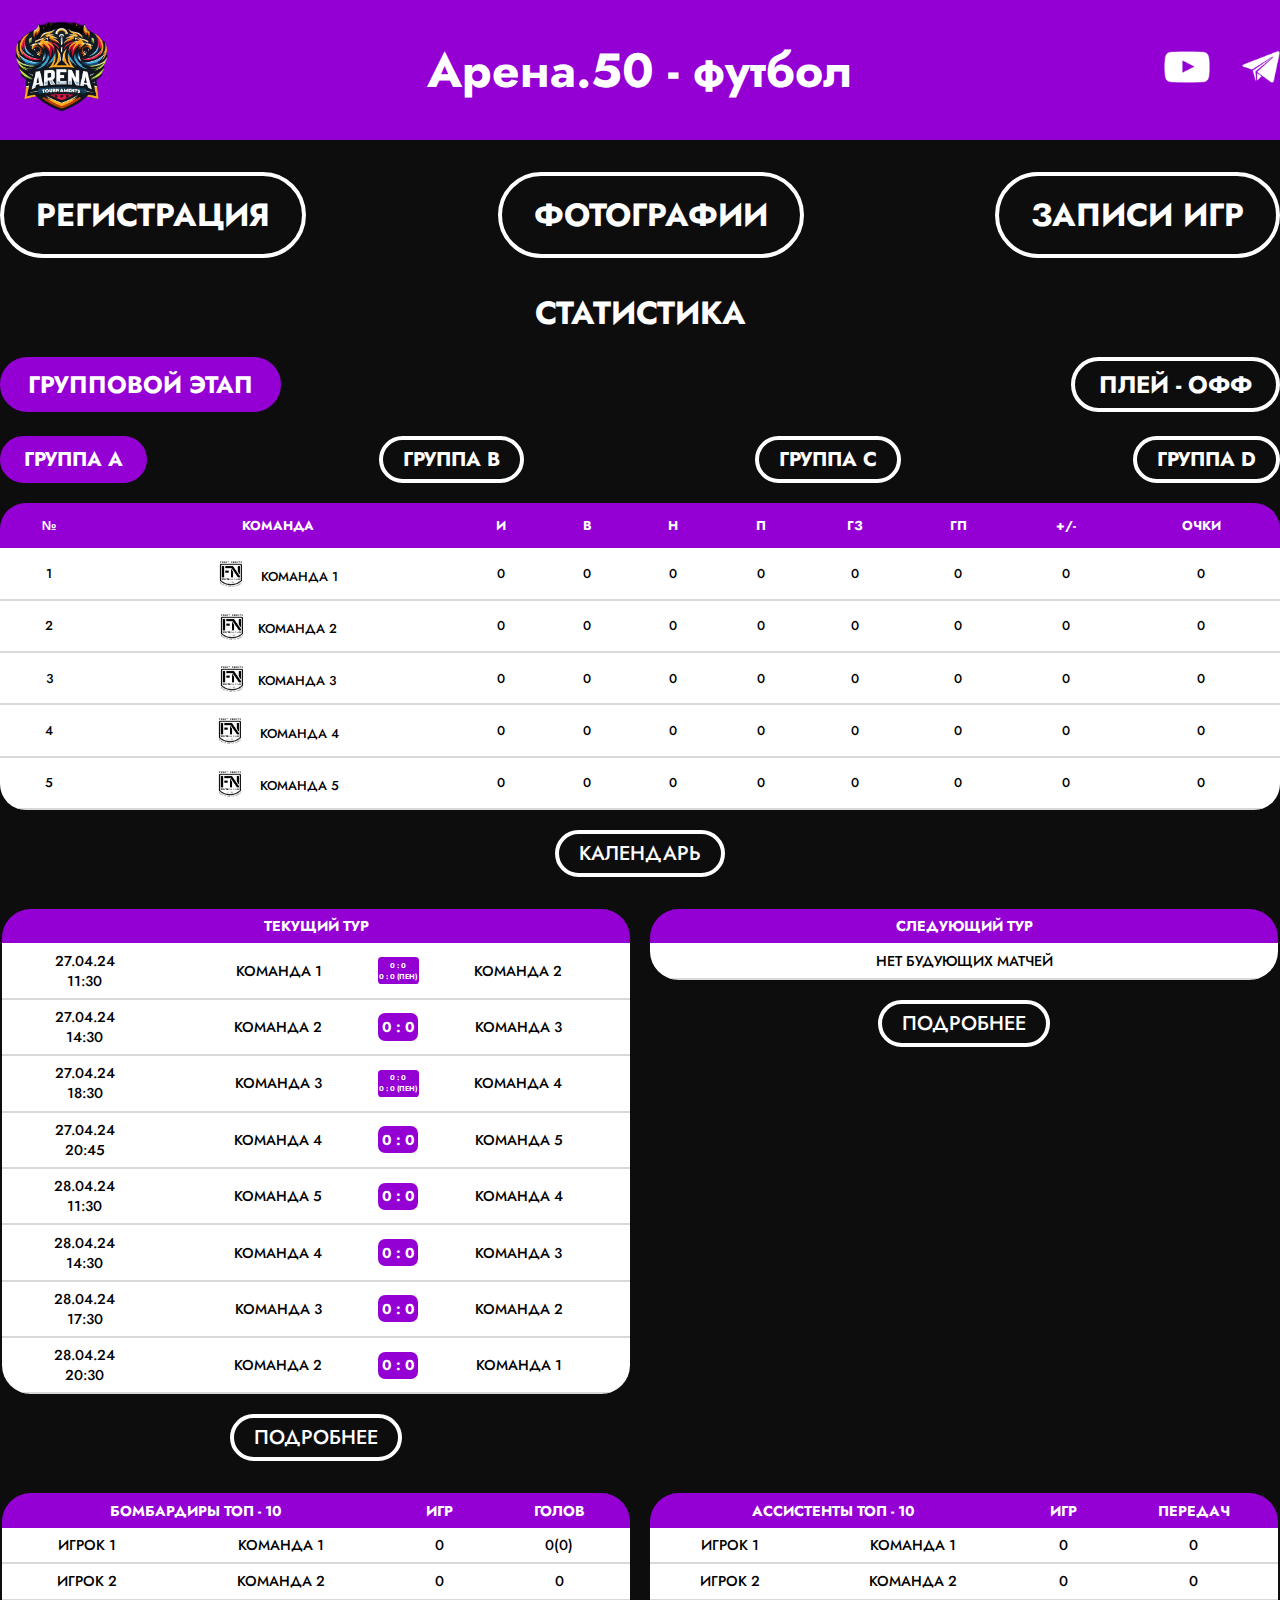
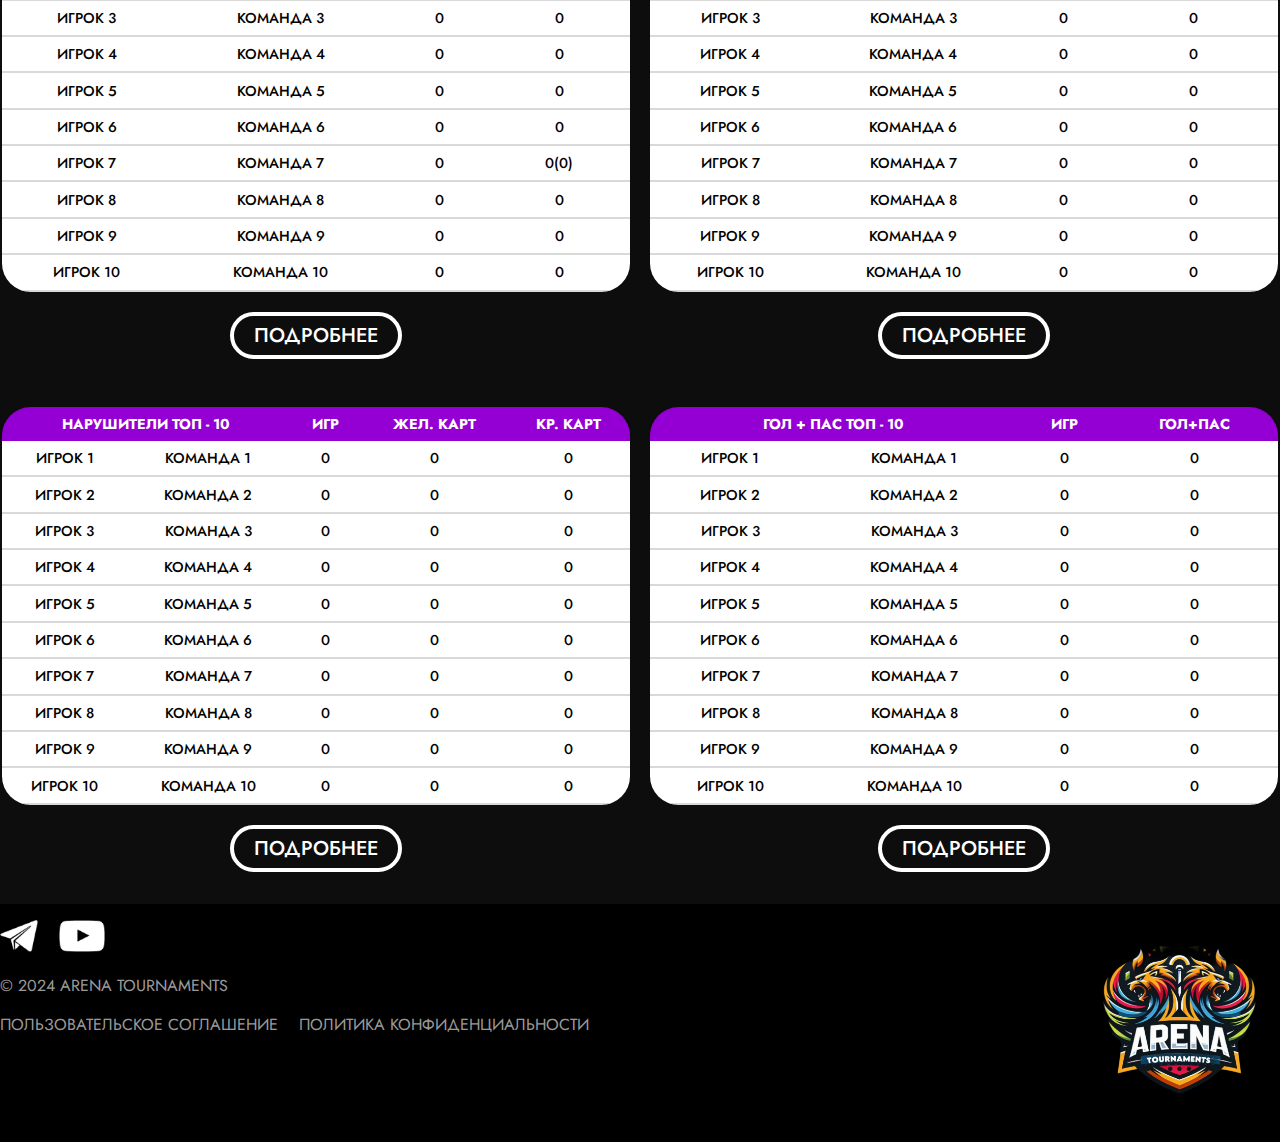
<file: index.html>
<!DOCTYPE html>
<html>

<head>

  <meta name="viewport" content="width=device-width,initial-scale=1">

  <link rel="icon" type="image/png" href="images/favicon.png">
  <link rel="apple-touch-icon" sizes="57x57" href="images/apple-icon-57x57.png">
  <link rel="apple-touch-icon" sizes="60x60" href="images/apple-icon-60x60.png">
  <link rel="apple-touch-icon" sizes="72x72" href="images/apple-icon-72x72.png">
  <link rel="apple-touch-icon" sizes="76x76" href="images/apple-icon-76x76.png">
  <link rel="apple-touch-icon" sizes="114x114" href="images/apple-icon-114x114.png">
  <link rel="apple-touch-icon" sizes="120x120" href="images/apple-icon-120x120.png">
  <link rel="apple-touch-icon" sizes="144x144" href="images/apple-icon-144x144.png">
  <link rel="apple-touch-icon" sizes="152x152" href="images/apple-icon-152x152.png">
  <link rel="apple-touch-icon" sizes="180x180" href="images/apple-icon-180x180.png">
  <link rel="icon" type="image/png" sizes="192x192" href="images/android-icon-192x192.png">
  <link rel="icon" type="image/png" sizes="32x32" href="images/favicon-32x32.png">
  <link rel="icon" type="image/png" sizes="96x96" href="images/favicon-96x96.png">
  <link rel="icon" type="image/png" sizes="16x16" href="images/favicon-16x16.png">
  <link rel="manifest" href="/public/favicon/manifest.json">
  <meta name="msapplication-TileColor" content="#ffffff">
  <meta name="msapplication-TileImage" content="/public/favicon/ms-icon-144x144.png">
  <meta name="theme-color" content="#ffffff">

  <link rel="stylesheet" type="text/css" href="css/style.css">
  <link rel="stylesheet" type="text/css" href="css/style2.css">
  <link rel="stylesheet" type="text/css" href="css/jquery.toast.min.css">
  <script async="" src="js/tag.js"></script>
  <script type="text/javascript" src="js/jquery.min.js"></script>
  <script type="text/javascript" src="js/script.js"></script>
  <script type="text/javascript" src="js/script2.js"></script>
  <title>Лига Ступино</title>

  <link rel="preconnect" href="https://fonts.googleapis.com">
  <link rel="preconnect" href="https://fonts.gstatic.com" crossorigin="">
  <link href="https://fonts.googleapis.com/css2?family=Jost:ital,wght@0,100;0,200;0,300;0,400;0,500;0,600;0,700;0,800;0,900;1,100;1,200;1,300;1,400;1,500;1,600;1,700;1,800;1,900&amp;display=swap" rel="stylesheet">
</head>

<body>
  <header>
    <div class="container">
      <div class="h-col">
        <div class="menu-burger"></div>
        <a class="logo">
          <img src="images/logo.png">
        </a>
      </div>
      <div>
        <strong>Арена.50 - футбол</strong>
      </div>
      <div class="h-col">
        <a href="https://www.youtube.com/channel/UC5Op24aW65eRCkyPmWytuqw" class="social" target="_blank">
          <img src="images/icon_yt.png">
        </a>
        <a href="https://t.me/arena_50" class="social" target="_blank">
          <img src="images/icon_tg.png">
        </a>
      </div>
    </div>
  </header>

  <div class="container tables" id="champ-page">
    <div class="radio-container js-app-champ-stage-navigator">
      <input type="radio" id="radio-stage-33" name="radio-stage">
      <label for="radio-stage-33"><a href="./Registrarion/registration.html">РЕГИСТРАЦИЯ</a></label>
      <input type="radio" id="radio-stage-33" name="radio-stage">
      <label for="radio-stage-33"><a href="https://disk.yandex.ru/d/2HMzKDG-fD8WLw">ФОТОГРАФИИ</a></label>
      <input type="radio" id="radio-stage-33" name="radio-stage">
      <label for="radio-stage-33"><a href="https://www.youtube.com/playlist?list=PLqDHfKgAoBJ09xCq3kflqV24gWpxzx4k-">ЗАПИСИ ИГР</a></label>
    </div>
    <h1>СТАТИСТИКА</h1>
    <div id="champ-table">
      <div class="radio-container js-app-champ-stage-navigator">
        <input type="radio" id="radio-stage-32" name="radio-stage" checked="checked">
        <label for="radio-stage-32"><a>ГРУППОВОЙ ЭТАП</a></label>
        <input type="radio" id="radio-stage-33" name="radio-stage">
        <label for="radio-stage-33"><a href="./PlayOff/playoff.html">ПЛЕЙ - ОФФ</a></label>
      </div>
      <div class="radio-container small js-app-champ-groups-navigator">
        <input value="1" type="radio" id="radio-group-1" name="radio-group" checked="checked">
        <label for="radio-group-1">ГРУППА A</label>
        <input value="2" type="radio" id="radio-group-2" name="radio-group">
        <label for="radio-group-2">ГРУППА B</label>
        <input value="3" type="radio" id="radio-group-3" name="radio-group">
        <label for="radio-group-3">ГРУППА C</label>
        <input value="4" type="radio" id="radio-group-4" name="radio-group">
        <label for="radio-group-4">ГРУППА D</label>
      </div>

      <div class="tt-cont">
        <table class="tt gz-hide">
          <tbody>
            <tr>
              <th>№</th>
              <th>КОМАНДА</th>
              <th>И</th>
              <th>В</th>
              <th>Н</th>
              <th>П</th>
              <th>ГЗ</th>
              <th>ГП</th>
              <th>+/-</th>
              <th>Очки</th>
            </tr>
            <tr class="js-app-champ-group js-app-champ-group-1">
              <td>1</td>
              <td>
                <a href="./Team1/team1.html"><img src="images/108185092164d7a2ac3b2ae_3.png" alt=""> Команда 1</a>
              </td>
              <td>0</td>
              <td>0</td>
              <td>0</td>
              <td>0</td>
              <td>0</td>
              <td>0</td>
              <td>0</td>
              <td>0</td>
            </tr>
            <tr class="js-app-champ-group js-app-champ-group-1">
              <td>2</td>
              <td>
                <a href="/mliga/teams/17/"><img src="images/108185092164d7a2ac3b2ae_3.png" alt="">Команда 2</a>
              </td>
              <td>0</td>
              <td>0</td>
              <td>0</td>
              <td>0</td>
              <td>0</td>
              <td>0</td>
              <td>0</td>
              <td>0</td>
            </tr>
            <tr class="js-app-champ-group js-app-champ-group-1">
              <td>3</td>
              <td>
                <a href="/mliga/teams/51/"><img src="images/108185092164d7a2ac3b2ae_3.png" alt="">Команда 3</a>
              </td>
              <td>0</td>
              <td>0</td>
              <td>0</td>
              <td>0</td>
              <td>0</td>
              <td>0</td>
              <td>0</td>
              <td>0</td>
            </tr>
            <tr class="js-app-champ-group js-app-champ-group-1">
              <td>4</td>
              <td>
                <a href="/mliga/teams/29/"><img src="images/108185092164d7a2ac3b2ae_3.png" alt=""> Команда 4</a>
              </td>
              <td>0</td>
              <td>0</td>
              <td>0</td>
              <td>0</td>
              <td>0</td>
              <td>0</td>
              <td>0</td>
              <td>0</td>
            </tr>
            <tr class="js-app-champ-group js-app-champ-group-1">
              <td>5</td>
              <td>
                <a href="/mliga/teams/2/"><img src="images/108185092164d7a2ac3b2ae_3.png" alt=""> Команда 5</a>
              </td>
              <td>0</td>
              <td>0</td>
              <td>0</td>
              <td>0</td>
              <td>0</td>
              <td>0</td>
              <td>0</td>
              <td>0</td>
            </tr>
            <tr class="js-app-champ-group js-app-champ-group-2" style="display: none">
              <td>1</td>
              <td>
                <a href="/mliga/teams/8/"><img src="images/108185092164d7a2ac3b2ae_3.png" alt="">Команда 6</a>
              </td>
              <td>0</td>
              <td>0</td>
              <td>0</td>
              <td>0</td>
              <td>0</td>
              <td>0</td>
              <td>0</td>
              <td>0</td>
            </tr>
            <tr class="js-app-champ-group js-app-champ-group-2" style="display: none">
              <td>2</td>
              <td>
                <a href="/mliga/teams/15/"><img src="images/108185092164d7a2ac3b2ae_3.png" alt="">Команда 7</a>
              </td>
              <td>0</td>
              <td>0</td>
              <td>0</td>
              <td>0</td>
              <td>0</td>
              <td>0</td>
              <td>0</td>
              <td>0</td>
            </tr>
            <tr class="js-app-champ-group js-app-champ-group-2" style="display: none">
              <td>3</td>
              <td>
                <a href="/mliga/teams/30/"><img src="images/108185092164d7a2ac3b2ae_3.png" alt="">Команда 8</a>
              </td>
              <td>0</td>
              <td>0</td>
              <td>0</td>
              <td>0</td>
              <td>0</td>
              <td>0</td>
              <td>0</td>
              <td>0</td>
            </tr>
            <tr class="js-app-champ-group js-app-champ-group-2" style="display: none">
              <td>4</td>
              <td>
                <a href="/mliga/teams/10/"><img src="images/108185092164d7a2ac3b2ae_3.png" alt="">Команда 9</a>
              </td>
              <td>0</td>
              <td>0</td>
              <td>0</td>
              <td>0</td>
              <td>0</td>
              <td>0</td>
              <td>0</td>
              <td>0</td>
            </tr>
            <tr class="js-app-champ-group js-app-champ-group-2" style="display: none">
              <td>5</td>
              <td>
                <a href="/mliga/teams/48/"><img src="images/108185092164d7a2ac3b2ae_3.png" alt="">Команда 10</a>
              </td>
              <td>0</td>
              <td>0</td>
              <td>0</td>
              <td>0</td>
              <td>0</td>
              <td>0</td>
              <td>0</td>
              <td>0</td>
            </tr>
            <tr class="js-app-champ-group js-app-champ-group-3" style="display: none">
              <td>1</td>
              <td>
                <a href="/mliga/teams/34/"><img src="images/108185092164d7a2ac3b2ae_3.png" alt="">Команда 11</a>
              </td>
              <td>0</td>
              <td>0</td>
              <td>0</td>
              <td>0</td>
              <td>0</td>
              <td>0</td>
              <td>0</td>
              <td>0</td>
            </tr>
            <tr class="js-app-champ-group js-app-champ-group-3" style="display: none">
              <td>2</td>
              <td>
                <a href="/mliga/teams/3/"><img src="images/108185092164d7a2ac3b2ae_3.png" alt="">Команда 12</a>
              </td>
              <td>0</td>
              <td>0</td>
              <td>0</td>
              <td>0</td>
              <td>0</td>
              <td>0</td>
              <td>0</td>
              <td>0</td>
            </tr>
            <tr class="js-app-champ-group js-app-champ-group-3" style="display: none">
              <td>3</td>
              <td>
                <a href="/mliga/teams/32/"><img src="images/108185092164d7a2ac3b2ae_3.png" alt="">Команда 13</a>
              </td>
              <td>0</td>
              <td>0</td>
              <td>0</td>
              <td>0</td>
              <td>0</td>
              <td>0</td>
              <td>0</td>
              <td>0</td>
            </tr>
            <tr class="js-app-champ-group js-app-champ-group-3" style="display: none">
              <td>4</td>
              <td>
                <a href="/mliga/teams/47/"><img src="images/108185092164d7a2ac3b2ae_3.png" alt="">Команда 14</a>
              </td>
              <td>0</td>
              <td>0</td>
              <td>0</td>
              <td>0</td>
              <td>0</td>
              <td>0</td>
              <td>0</td>
              <td>0</td>
            </tr>
            <tr class="js-app-champ-group js-app-champ-group-3" style="display: none">
              <td>5</td>
              <td>
                <a href="/mliga/teams/28/"><img src="images/108185092164d7a2ac3b2ae_3.png" alt="">Команда 15</a>
              </td>
              <td>0</td>
              <td>0</td>
              <td>0</td>
              <td>0</td>
              <td>0</td>
              <td>0</td>
              <td>0</td>
              <td>0</td>
            </tr>
            <tr class="js-app-champ-group js-app-champ-group-4" style="display: none">
              <td>1</td>
              <td>
                <a href="/mliga/teams/9/"><img src="images/108185092164d7a2ac3b2ae_3.png" alt="">Команда 16</a>
              </td>
              <td>0</td>
              <td>0</td>
              <td>0</td>
              <td>0</td>
              <td>0</td>
              <td>0</td>
              <td>0</td>
              <td>0</td>
            </tr>
            <tr class="js-app-champ-group js-app-champ-group-4" style="display: none">
              <td>2</td>
              <td>
                <a href="/mliga/teams/11/"><img src="images/108185092164d7a2ac3b2ae_3.png" alt="">Команда 17</a>
              </td>
              <td>0</td>
              <td>0</td>
              <td>0</td>
              <td>0</td>
              <td>0</td>
              <td>0</td>
              <td>0</td>
              <td>0</td>
            </tr>
            <tr class="js-app-champ-group js-app-champ-group-4" style="display: none">
              <td>3</td>
              <td>
                <a href="/mliga/teams/12/"><img src="images/108185092164d7a2ac3b2ae_3.png" alt="">Команда 17</a>
              </td>
              <td>0</td>
              <td>0</td>
              <td>0</td>
              <td>0</td>
              <td>0</td>
              <td>0</td>
              <td>0</td>
              <td>0</td>
            </tr>
            <tr class="js-app-champ-group js-app-champ-group-4" style="display: none">
              <td>4</td>
              <td>
                <a href="/mliga/teams/16/"><img src="images/108185092164d7a2ac3b2ae_3.png" alt="">Команда 18</a>
              </td>
              <td>0</td>
              <td>0</td>
              <td>0</td>
              <td>0</td>
              <td>0</td>
              <td>0</td>
              <td>0</td>
              <td>0</td>
            </tr>
            <tr class="js-app-champ-group js-app-champ-group-4" style="display: none">
              <td>5</td>
              <td>
                <a href="/mliga/teams/46/"><img src="images/108185092164d7a2ac3b2ae_3.png" alt="">Команда 19</a>
              </td>
              <td>0</td>
              <td>0</td>
              <td>0</td>
              <td>0</td>
              <td>0</td>
              <td>0</td>
              <td>0</td>
              <td>0</td>
            </tr>
          </tbody>
        </table>
      </div>

      <a class="tt-btn">Календарь</a>
    </div>

    <div class="tt-row row table tours">

  <div class="col-md-5">
    <table class="tt">
      <tbody>
        <tr>
          <th colspan="2">Текущий тур</th>
        </tr>
        <tr>
          <td><a href="/mliga/matches/310/"><span>27.04.24<br>11:30</span></a></td>
          <td><a href="/mliga/matches/310/"><span>Команда 1</span><span class="game-result penalty">0 : 0<br>0 : 0 (пен)</span><span>Команда 2</span></a></td>
        </tr>
        <tr>
          <td><a href="/mliga/matches/311/"><span>27.04.24<br>14:30</span></a></td>
          <td><a href="/mliga/matches/311/"><span>Команда 2</span><span class="game-result">0 : 0</span><span>Команда 3</span></a></td>
        </tr>
        <tr>
          <td><a href="/mliga/matches/312/"><span>27.04.24<br>18:30</span></a></td>
          <td><a href="/mliga/matches/312/"><span>Команда 3</span><span class="game-result penalty">0 : 0<br>0 : 0 (пен)</span><span>Команда 4</span></a></td>
        </tr>
        <tr>
          <td><a href="/mliga/matches/313/"><span>27.04.24<br>20:45</span></a></td>
          <td><a href="/mliga/matches/313/"><span>Команда 4</span><span class="game-result">0 : 0</span><span>Команда 5</span></a></td>
        </tr>
        <tr>
          <td><a href="/mliga/matches/314/"><span>28.04.24<br>11:30</span></a></td>
          <td><a href="/mliga/matches/314/"><span>Команда 5</span><span class="game-result">0 : 0</span><span>Команда 4</span></a></td>
        </tr>
        <tr>
          <td><a href="/mliga/matches/315/"><span>28.04.24<br>14:30</span></a></td>
          <td><a href="/mliga/matches/315/"><span>Команда 4</span><span class="game-result">0 : 0</span><span>Команда 3</span></a></td>
        </tr>
        <tr>
          <td><a href="/mliga/matches/316/"><span>28.04.24<br>17:30</span></a></td>
          <td><a href="/mliga/matches/316/"><span>Команда 3</span><span class="game-result">0 : 0</span><span>Команда 2</span></a></td>
        </tr>
        <tr>
          <td><a href="/mliga/matches/317/"><span>28.04.24<br>20:30</span></a></td>
          <td><a href="/mliga/matches/317/"><span>Команда 2</span><span class="game-result">0 : 0</span><span>Команда 1</span></a></td>
        </tr>
      </tbody>
    </table><a class="tt-btn">подробнее</a></div>
  <div class="col-md-5">
    <table class="tt">
      <tbody>
        <tr>
          <th colspan="2">Следующий тур</th>
        </tr>
        <tr>
          <td colspan="2">Нет будующих матчей</td>
        </tr>
      </tbody>
    </table><a class="tt-btn">подробнее</a></div>
</div>

<div class="tt-row row table">
  <div class="col-md-5">
    <table class="tt">
      <tbody>
        <tr>
          <th colspan="2">Бомбардиры топ - 10</th>
          <th>Игр</th>
          <th>Голов</th>
        </tr>
        <tr>
          <td><a href="/mliga/players/18/">Игрок 1</a></td>
          <td><a href="/mliga/teams/8/">Команда 1</a></td>
          <td>0</td>
          <td>0<span>(0)</span></td>
        </tr>
        <tr>
          <td><a href="/mliga/players/3590/">Игрок 2</a></td>
          <td><a href="/mliga/teams/48/">Команда 2</a></td>
          <td>0</td>
          <td>0</td>
        </tr>
        <tr>
          <td><a href="/mliga/players/1076/">Игрок 3</a></td>
          <td><a href="/mliga/teams/9/">Команда 3</a></td>
          <td>0</td>
          <td>0</td>
        </tr>
        <tr>
          <td><a href="/mliga/players/190/">Игрок 4</a></td>
          <td><a href="/mliga/teams/47/">Команда 4</a></td>
          <td>0</td>
          <td>0</td>
        </tr>
        <tr>
          <td><a href="/mliga/players/1325/">Игрок 5</a></td>
          <td><a href="/mliga/teams/2/">Команда 5</a></td>
          <td>0</td>
          <td>0</td>
        </tr>
        <tr>
          <td><a href="/mliga/players/1030/">Игрок 6</a></td>
          <td><a href="/mliga/teams/12/">Команда 6</a></td>
          <td>0</td>
          <td>0</td>
        </tr>
        <tr>
          <td><a href="/mliga/players/1019/">Игрок 7</a></td>
          <td><a href="/mliga/teams/16/">Команда 7</a></td>
          <td>0</td>
          <td>0<span>(0)</span></td>
        </tr>
        <tr>
          <td><a href="/mliga/players/325/">Игрок 8</a></td>
          <td><a href="/mliga/teams/11/">Команда 8</a></td>
          <td>0</td>
          <td>0</td>
        </tr>
        <tr>
          <td><a href="/mliga/players/543/">Игрок 9</a></td>
          <td><a href="/mliga/teams/11/">Команда 9</a></td>
          <td>0</td>
          <td>0</td>
        </tr>
        <tr>
          <td><a href="/mliga/players/1104/">Игрок 10</a></td>
          <td><a href="/mliga/teams/2/">Команда 10</a></td>
          <td>0</td>
          <td>0</td>
        </tr>
      </tbody>
    </table>
    <a class="tt-btn">Подробнее</a>
  </div>
  <div class="col-md-5">
    <table class="tt">
      <tbody>
        <tr>
          <th colspan="2">Ассистенты топ - 10</th>
          <th>Игр</th>
          <th>Передач</th>
        </tr>
        <tr>
          <td><a href="/mliga/players/473/">Игрок 1</a></td>
          <td><a href="/mliga/teams/30/">Команда 1</a></td>
          <td>0</td>
          <td>0</td>
        </tr>
        <tr>
          <td><a href="/mliga/players/85/">Игрок 2</a></td>
          <td><a href="/mliga/teams/48/">Команда 2</a></td>
          <td>0</td>
          <td>0</td>
        </tr>
        <tr>
          <td><a href="/mliga/players/510/">Игрок 3</a></td>
          <td><a href="/mliga/teams/48/">Команда 3</a></td>
          <td>0</td>
          <td>0</td>
        </tr>
        <tr>
          <td><a href="/mliga/players/3746/">Игрок 4</a></td>
          <td><a href="/mliga/teams/12/">Команда 4</a></td>
          <td>0</td>
          <td>0</td>
        </tr>
        <tr>
          <td><a href="/mliga/players/1056/">Игрок 5</a></td>
          <td><a href="/mliga/teams/32/">Команда 5</a></td>
          <td>0</td>
          <td>0</td>
        </tr>
        <tr>
          <td><a href="/mliga/players/1310/">Игрок 6</a></td>
          <td><a href="/mliga/teams/15/">Команда 6</a></td>
          <td>0</td>
          <td>0</td>
        </tr>
        <tr>
          <td><a href="/mliga/players/2693/">Игрок 7</a></td>
          <td><a href="/mliga/teams/2/">Команда 7</a></td>
          <td>0</td>
          <td>0</td>
        </tr>
        <tr>
          <td><a href="/mliga/players/1326/">Игрок 8</a></td>
          <td><a href="/mliga/teams/10/">Команда 8</a></td>
          <td>0</td>
          <td>0</td>
        </tr>
        <tr>
          <td><a href="/mliga/players/3741/">Игрок 9</a></td>
          <td><a href="/mliga/teams/12/">Команда 9</a></td>
          <td>0</td>
          <td>0</td>
        </tr>
        <tr>
          <td><a href="/mliga/players/325/">Игрок 10</a></td>
          <td><a href="/mliga/teams/11/">Команда 10</a></td>
          <td>0</td>
          <td>0</td>
        </tr>
      </tbody>
    </table>
    <a class="tt-btn">Подробнее</a>
  </div>
  <div class="tt-row row table">
    <div class="col-md-5">
      <table class="tt">
        <tbody>
          <tr>
            <th colspan="2">Нарушители топ - 10</th>
            <th>Игр</th>
            <th>Жел. карт</th>
            <th>Кр. Карт</th>
          </tr>
          <tr>
            <td><a href="/mliga/players/2660/">Игрок 1</a></td>
            <td><a href="/mliga/teams/16/">Команда 1</a></td>
            <td>0</td>
            <td>0</td>
            <td>0</td>
          </tr>
          <tr>
            <td><a href="/mliga/players/1113/">Игрок 2</a></td>
            <td><a href="/mliga/teams/30/">Команда 2</a></td>
            <td>0</td>
            <td>0</td>
            <td>0</td>
          </tr>
          <tr>
            <td><a href="/mliga/players/3774/">Игрок 3</a></td>
            <td><a href="/mliga/teams/15/">Команда 3</a></td>
            <td>0</td>
            <td>0</td>
            <td>0</td>
          </tr>
          <tr>
            <td><a href="/mliga/players/3124/">Игрок 4</a></td>
            <td><a href="/mliga/teams/44/">Команда 4</a></td>
            <td>0</td>
            <td>0</td>
            <td>0</td>
          </tr>
          <tr>
            <td><a href="/mliga/players/240/">Игрок 5</a></td>
            <td><a href="/mliga/teams/17/">Команда 5</a></td>
            <td>0</td>
            <td>0</td>
            <td>0</td>
          </tr>
          <tr>
            <td><a href="/mliga/players/809/">Игрок 6</a></td>
            <td><a href="/mliga/teams/7/">Команда 6</a></td>
            <td>0</td>
            <td>0</td>
            <td>0</td>
          </tr>
          <tr>
            <td><a href="/mliga/players/217/">Игрок 7</a></td>
            <td><a href="/mliga/teams/45/">Команда 7</a></td>
            <td>0</td>
            <td>0</td>
            <td>0</td>
          </tr>
          <tr>
            <td><a href="/mliga/players/2794/">Игрок 8</a></td>
            <td><a href="/mliga/teams/46/">Команда 8</a></td>
            <td>0</td>
            <td>0</td>
            <td>0</td>
          </tr>
          <tr>
            <td><a href="/mliga/players/483/">Игрок 9</a></td>
            <td><a href="/mliga/teams/8/">Команда 9</a></td>
            <td>0</td>
            <td>0</td>
            <td>0</td>
          </tr>
          <tr>
            <td><a href="/mliga/players/2765/">Игрок 10</a></td>
            <td><a href="/mliga/teams/30/">Команда 10</a></td>
            <td>0</td>
            <td>0</td>
            <td>0</td>
          </tr>
        </tbody>
      </table>
      <a class="tt-btn">Подробнее</a>
    </div>
    <div class="col-md-5">
      <table class="tt">
        <tbody>
          <tr>
            <th colspan="2">Гол + Пас Топ - 10</th>
            <th>Игр</th>
            <th>Гол+Пас</th>
          </tr>
          <tr>
            <td><a href="/mliga/players/18/">Игрок 1</a></td>
            <td><a href="/mliga/teams/8/">Команда 1</a></td>
            <td>0</td>
            <td>0</td>
          </tr>
          <tr>
            <td><a href="/mliga/players/3590/">Игрок 2</a></td>
            <td><a href="/mliga/teams/48/">Команда 2</a></td>
            <td>0</td>
            <td>0</td>
          </tr>
          <tr>
            <td><a href="/mliga/players/1310/">Игрок 3</a></td>
            <td><a href="/mliga/teams/15/">Команда 3</a></td>
            <td>0</td>
            <td>0</td>
          </tr>
          <tr>
            <td><a href="/mliga/players/473/">Игрок 4</a></td>
            <td><a href="/mliga/teams/30/">Команда 4</a></td>
            <td>0</td>
            <td>0</td>
          </tr>
          <tr>
            <td><a href="/mliga/players/325/">Игрок 5</a></td>
            <td><a href="/mliga/teams/11/">Команда 5</a></td>
            <td>0</td>
            <td>0</td>
          </tr>
          <tr>
            <td><a href="/mliga/players/1019/">Игрок 6</a></td>
            <td><a href="/mliga/teams/16/">Команда 6</a></td>
            <td>0</td>
            <td>0</td>
          </tr>
          <tr>
            <td><a href="/mliga/players/85/">Игрок 7</a></td>
            <td><a href="/mliga/teams/48/">Команда 7</a></td>
            <td>0</td>
            <td>0</td>
          </tr>
          <tr>
            <td><a href="/mliga/players/1076/">Игрок 8</a></td>
            <td><a href="/mliga/teams/9/">Команда 8</a></td>
            <td>0</td>
            <td>0</td>
          </tr>
          <tr>
            <td><a href="/mliga/players/490/">Игрок 9</a></td>
            <td><a href="/mliga/teams/9/">Команда 9</a></td>
            <td>0</td>
            <td>0</td>
          </tr>
          <tr>
            <td><a href="/mliga/players/190/">Игрок 10</a></td>
            <td><a href="/mliga/teams/47/">Команда 10</a></td>
            <td>0</td>
            <td>0</td>
          </tr>
        </tbody>
      </table>
      <a class="tt-btn">Подробнее</a>
    </div>
  </div>
</div>
</div>
  
  <footer>
    <div class="container">
      <div class="row space-between">
        <div class="f-col">
          <div>
            <a href="https://t.me/arena_50" class="social" target="_blank">
              <img src="images/icon_tg.png">
            </a>
            <a href="https://www.youtube.com/channel/UC5Op24aW65eRCkyPmWytuqw" class="social" target="_blank">
              <img src="images/icon_yt.png">
            </a>
          </div>
          <p>© 2024 ARENA TOURNAMENTS</p>
          <p>
            <a href="/mliga/pages/agreement/" style="margin-right:1em;">Пользовательское соглашение</a>
            <a href="/mliga/pages/confidential/">Политика конфиденциальности</a>
          </p>
        </div>
        <div class="f-col logo">
          <a href="/">
            <img src="images/logo_transparent.png">
          </a>
        </div>
      </div>
    </div>
  </footer>

  <!-- Yandex.Metrika counter -->
    <script type="text/javascript">
        (function(m,e,t,r,i,k,a){m[i]=m[i]||function(){(m[i].a=m[i].a||[]).push(arguments)};
            m[i].l=1*new Date();
            for (var j = 0; j < document.scripts.length; j++) {if (document.scripts[j].src === r) { return; }}
            k=e.createElement(t),a=e.getElementsByTagName(t)[0],k.async=1,k.src=r,a.parentNode.insertBefore(k,a)})
        (window, document, "script", "https://mc.yandex.ru/metrika/tag.js", "ym");

        ym(90566700, "init", {
            clickmap:true,
            trackLinks:true,
            accurateTrackBounce:true,
            webvisor:true
        });
    </script>
    <noscript><div><img src="https://mc.yandex.ru/watch/90566700" style="position:absolute; left:-9999px;" alt="" /></div></noscript>
    <!-- /Yandex.Metrika counter -->
<script type="text/javascript" src="js/script3.js"></script>
<script type="text/javascript" src="js/jquery.toast.min.js"></script>
<script type="text/javascript">
/*<![CDATA[*/
jQuery(function($) {

$('#champ-table .js-app-champ-groups-navigator input').on('click', function(e) {
    var group = parseInt($(this).val());
    $('#champ-table .js-app-champ-group').hide();
    $('#champ-table .js-app-champ-group-'+group).show();
});

var matches = location.hash.match(/^#group(\d)$/);
if (matches != null) {
    $('#champ-table .js-app-champ-groups-navigator input[value='+matches[1]+']').trigger('click');
}

});
/*]]>*/
</script>

</body>

</html>
</file>
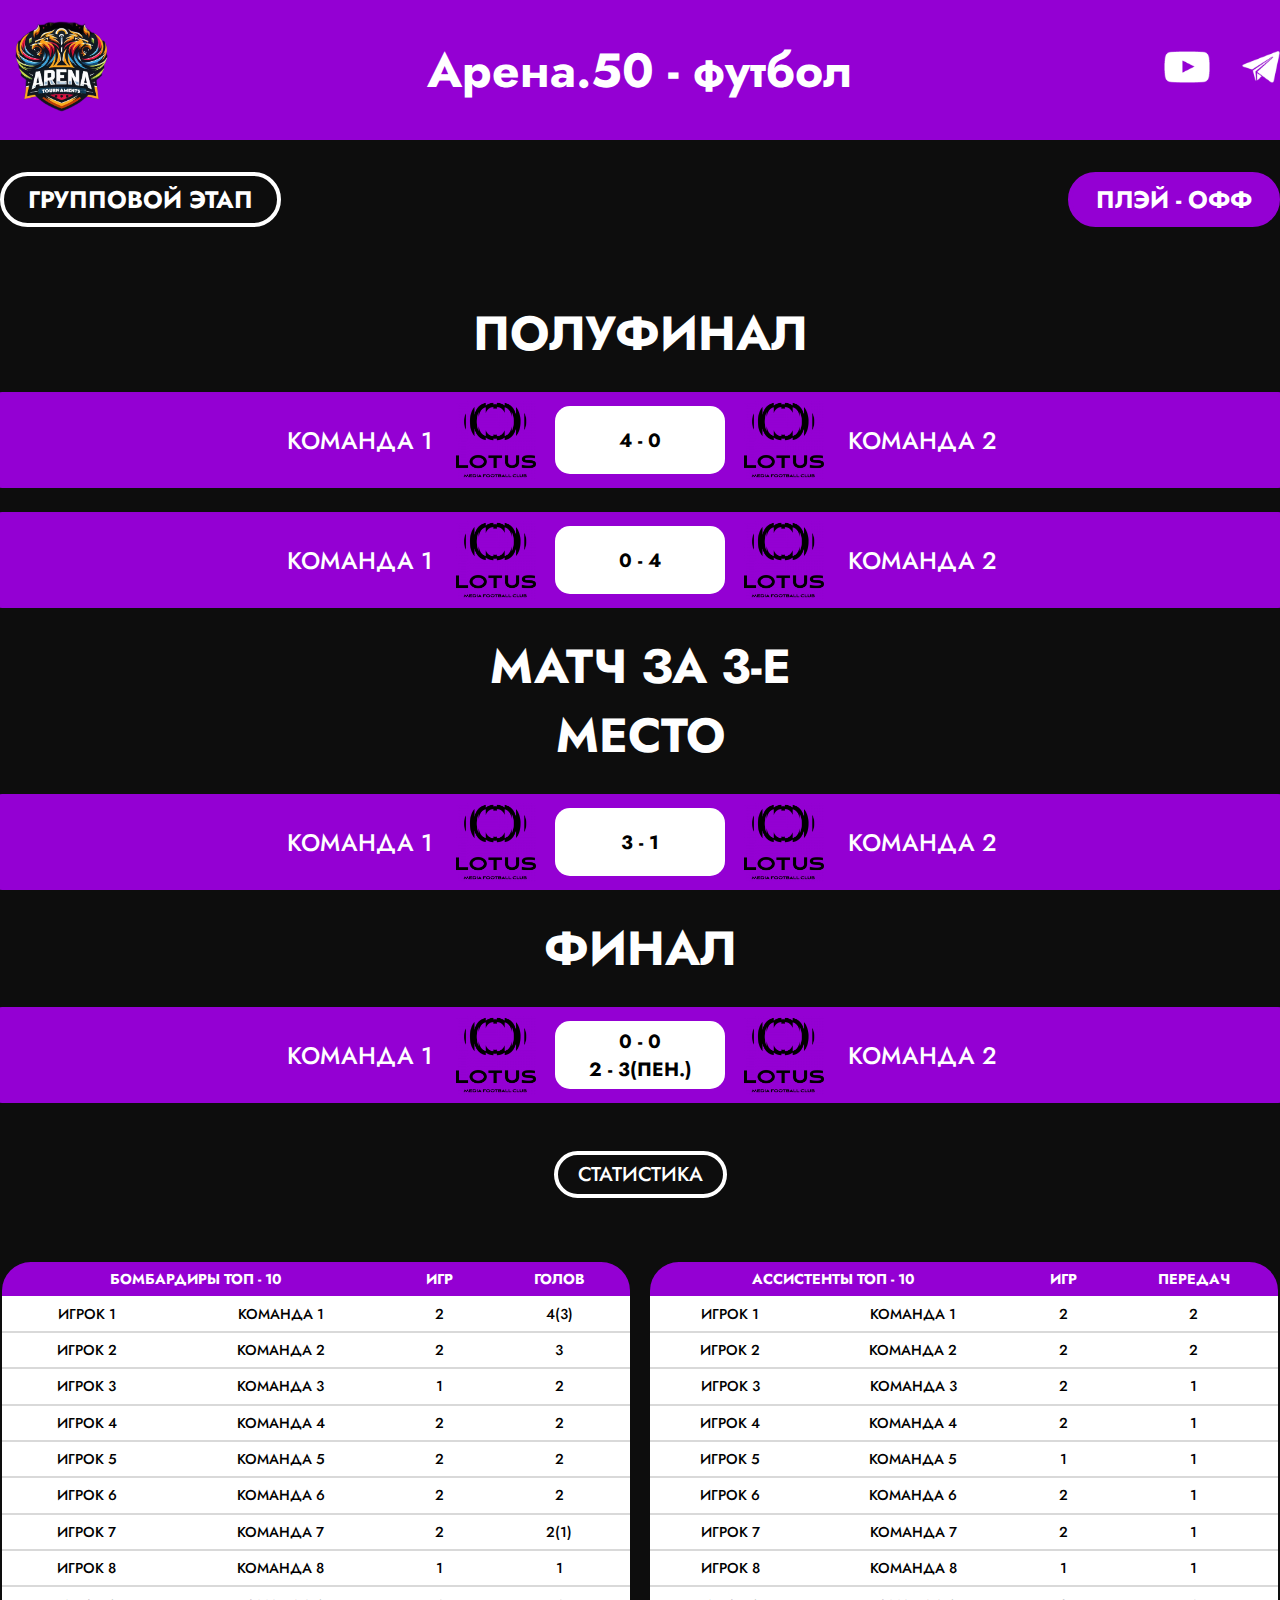
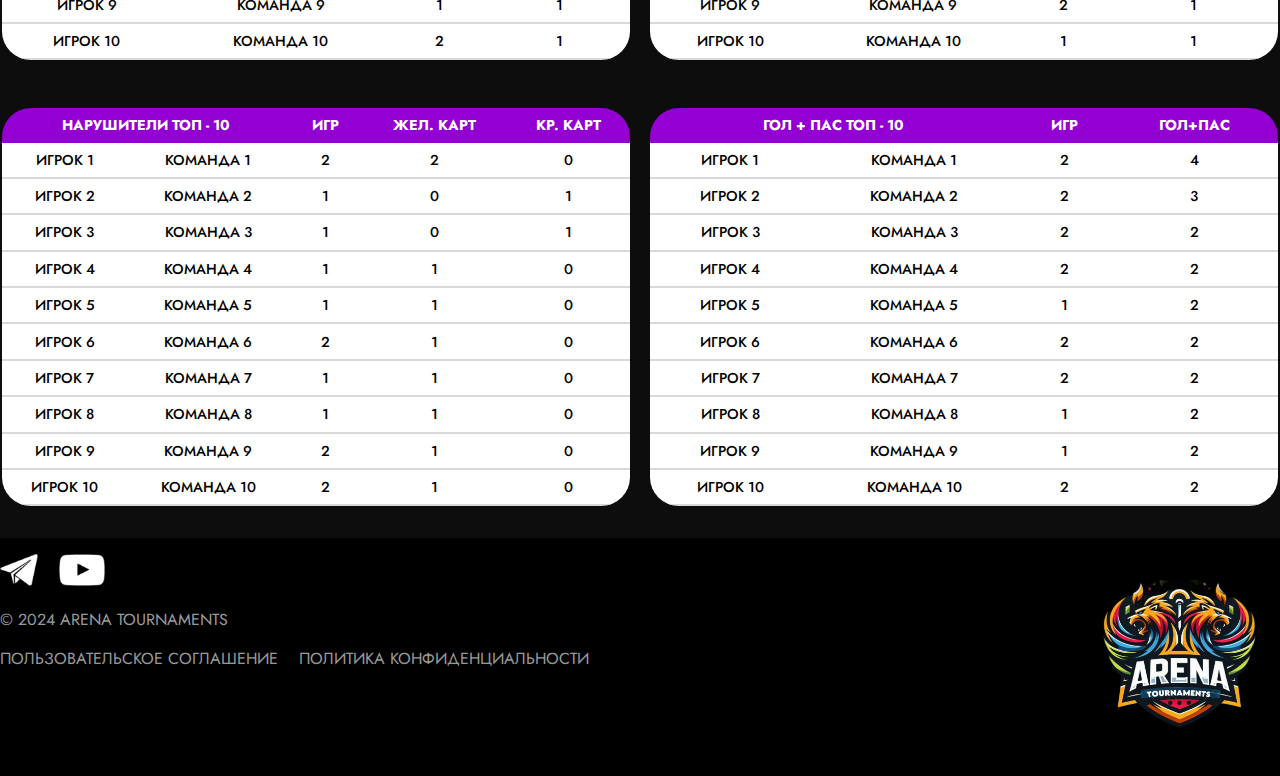
<file: PlayOff/index.html>
<!DOCTYPE html>
<html>

<head>

  <meta name="viewport" content="width=device-width,initial-scale=1">

  <link rel="icon" type="image/png" href="images/favicon.png">
  <link rel="apple-touch-icon" sizes="57x57" href="images/apple-icon-57x57.png">
  <link rel="apple-touch-icon" sizes="60x60" href="images/apple-icon-60x60.png">
  <link rel="apple-touch-icon" sizes="72x72" href="images/apple-icon-72x72.png">
  <link rel="apple-touch-icon" sizes="76x76" href="images/apple-icon-76x76.png">
  <link rel="apple-touch-icon" sizes="114x114" href="images/apple-icon-114x114.png">
  <link rel="apple-touch-icon" sizes="120x120" href="images/apple-icon-120x120.png">
  <link rel="apple-touch-icon" sizes="144x144" href="images/apple-icon-144x144.png">
  <link rel="apple-touch-icon" sizes="152x152" href="images/apple-icon-152x152.png">
  <link rel="apple-touch-icon" sizes="180x180" href="images/apple-icon-180x180.png">
  <link rel="icon" type="image/png" sizes="192x192" href="images/android-icon-192x192.png">
  <link rel="icon" type="image/png" sizes="32x32" href="images/favicon-32x32.png">
  <link rel="icon" type="image/png" sizes="96x96" href="images/favicon-96x96.png">
  <link rel="icon" type="image/png" sizes="16x16" href="images/favicon-16x16.png">
  <link rel="manifest" href="/public/favicon/manifest.json">
  <meta name="msapplication-TileColor" content="#ffffff">
  <meta name="msapplication-TileImage" content="/public/favicon/ms-icon-144x144.png">
  <meta name="theme-color" content="#ffffff">

  <link rel="stylesheet" type="text/css" href="css/style.css">
  <link rel="stylesheet" type="text/css" href="css/style2.css">
  <link rel="stylesheet" type="text/css" href="css/jquery.toast.min.css">
  <script async="" src="js/tag.js"></script>
  <script type="text/javascript" src="js/jquery.min.js"></script>
  <script type="text/javascript" src="js/script.js"></script>
  <script type="text/javascript" src="js/script2.js"></script>
  <title>ПЛЕЙ-ОФФ СТУПИНО</title>

  <link rel="preconnect" href="https://fonts.googleapis.com">
  <link rel="preconnect" href="https://fonts.gstatic.com" crossorigin="">
  <link href="https://fonts.googleapis.com/css2?family=Jost:ital,wght@0,100;0,200;0,300;0,400;0,500;0,600;0,700;0,800;0,900;1,100;1,200;1,300;1,400;1,500;1,600;1,700;1,800;1,900&amp;display=swap" rel="stylesheet">
</head>

<body>
  <header>
    <div class="container">
      <div class="h-col">
        <div class="menu-burger"></div>
        <a href="index.html" class="logo">
          <img src="images/logo.png">
        </a>
      </div>
      <div>
        <strong>Арена.50 - футбол</strong>
      </div>
      <div class="h-col">
        <a href="https://www.youtube.com/channel/UC5Op24aW65eRCkyPmWytuqw" class="social" target="_blank">
          <img src="images/icon_yt.png">
        </a>
        <a href="https://t.me/arena_50" class="social" target="_blank">
          <img src="images/icon_tg.png">
        </a>
      </div>
    </div>
  </header>

  <div class="container tables" id="champ-page">
    <div id="champ-table">
      <div class="radio-container js-app-champ-stage-navigator">
        <input type="radio" id="radio-stage-32" name="radio-stage">
        <label for="radio-stage-32"><a href="/mliga/champs/10/stage/32/">ГРУППОВОЙ ЭТАП</a></label>
        <input type="radio" id="radio-stage-33" name="radio-stage" checked="checked">
        <label for="radio-stage-33"><a href="/mliga/champs/10/stage/33/">ПЛЭЙ - ОФФ</a></label>
      </div>
      <div class="radio-container small js-app-champ-groups-navigator">
      </div>

      <div class="contest quarter">
        <h1>ПОЛУФИНАЛ</h1>
        <a href="/mliga/matches/299/">
          <div>
            <div><span>КОМАНДА 1</span><img src="images/155502687865fb5ac85a055_3.png"></div>
            <h1><span>4 - 0</span></h1>
            <div><span>КОМАНДА 2</span><img src="images/155502687865fb5ac85a055_3.png"></div>
          </div>
        </a>
        <a href="/mliga/matches/300/">
          <div>
            <div><span>КОМАНДА 1</span><img src="images/155502687865fb5ac85a055_3.png"></div>
            <h1><span>0 - 4</span></h1>
            <div><span>КОМАНДА 2</span><img src="images/155502687865fb5ac85a055_3.png"></div>
          </div>
        </a>
        <h1>МАТЧ ЗА 3-Е МЕСТО</h1>
        <a href="/mliga/matches/298/">
          <div>
            <div><span>КОМАНДА 1</span><img src="images/155502687865fb5ac85a055_3.png"></div>
            <h1><span>3 - 1</span></h1>
            <div><span>КОМАНДА 2</span><img src="images/155502687865fb5ac85a055_3.png"></div>
          </div>
        </a>
        <h1>ФИНАЛ</h1>
        <a href="/mliga/matches/301/">
          <div>
            <div><span>КОМАНДА 1</span><img src="images/155502687865fb5ac85a055_3.png"></div>
            <h1><span>0 - 0<br>2 - 3(пен.)</span></h1>
            <div><span>КОМАНДА 2</span><img src="images/155502687865fb5ac85a055_3.png"></div>
          </div>
        </a>
      </div>

      <a class="tt-btn">СТАТИСТИКА</a>
    </div>

    <div class="tt-row row table tours">

    </div>

    <div class="tt-row row table">
      <div class="col-md-5">
        <table class="tt">
          <tbody>
            <tr>
              <th colspan="2">Бомбардиры топ - 10</th>
              <th>Игр</th>
              <th>Голов</th>
            </tr>
            <tr>
              <td><a href="/mliga/players/18/">Игрок 1</a></td>
              <td><a href="/mliga/teams/8/">Команда 1</a></td>
              <td>2</td>
              <td>4<span title="3 Ñ Ð¿ÐµÐ½Ð°Ð»ÑŒÑ‚Ð¸">(3)</span></td>
            </tr>
            <tr>
              <td><a href="/mliga/players/3590/">Игрок 2</a></td>
              <td><a href="/mliga/teams/48/">Команда 2</a></td>
              <td>2</td>
              <td>3</td>
            </tr>
            <tr>
              <td><a href="/mliga/players/1076/">Игрок 3</a></td>
              <td><a href="/mliga/teams/9/">Команда 3</a></td>
              <td>1</td>
              <td>2</td>
            </tr>
            <tr>
              <td><a href="/mliga/players/190/">Игрок 4</a></td>
              <td><a href="/mliga/teams/47/">Команда 4</a></td>
              <td>2</td>
              <td>2</td>
            </tr>
            <tr>
              <td><a href="/mliga/players/1325/">Игрок 5</a></td>
              <td><a href="/mliga/teams/2/">Команда 5</a></td>
              <td>2</td>
              <td>2</td>
            </tr>
            <tr>
              <td><a href="/mliga/players/1030/">Игрок 6</a></td>
              <td><a href="/mliga/teams/12/">Команда 6</a></td>
              <td>2</td>
              <td>2</td>
            </tr>
            <tr>
              <td><a href="/mliga/players/1019/">Игрок 7</a></td>
              <td><a href="/mliga/teams/16/">Команда 7</a></td>
              <td>2</td>
              <td>2<span title="1 Ñ Ð¿ÐµÐ½Ð°Ð»ÑŒÑ‚Ð¸">(1)</span></td>
            </tr>
            <tr>
              <td><a href="/mliga/players/325/">Игрок 8</a></td>
              <td><a href="/mliga/teams/11/">Команда 8</a></td>
              <td>1</td>
              <td>1</td>
            </tr>
            <tr>
              <td><a href="/mliga/players/543/">Игрок 9</a></td>
              <td><a href="/mliga/teams/11/">Команда 9</a></td>
              <td>1</td>
              <td>1</td>
            </tr>
            <tr>
              <td><a href="/mliga/players/1104/">Игрок 10</a></td>
              <td><a href="/mliga/teams/2/">Команда 10</a></td>
              <td>2</td>
              <td>1</td>
            </tr>
          </tbody>
        </table>
      </div>
      <div class="col-md-5">
        <table class="tt">
          <tbody>
            <tr>
              <th colspan="2">Ассистенты топ - 10</th>
              <th>Игр</th>
              <th>Передач</th>
            </tr>
            <tr>
              <td><a href="/mliga/players/473/">Игрок 1</a></td>
              <td><a href="/mliga/teams/30/">Команда 1</a></td>
              <td>2</td>
              <td>2</td>
            </tr>
            <tr>
              <td><a href="/mliga/players/85/">Игрок 2</a></td>
              <td><a href="/mliga/teams/48/">Команда 2</a></td>
              <td>2</td>
              <td>2</td>
            </tr>
            <tr>
              <td><a href="/mliga/players/510/">Игрок 3</a></td>
              <td><a href="/mliga/teams/48/">Команда 3</a></td>
              <td>2</td>
              <td>1</td>
            </tr>
            <tr>
              <td><a href="/mliga/players/3746/">Игрок 4</a></td>
              <td><a href="/mliga/teams/12/">Команда 4</a></td>
              <td>2</td>
              <td>1</td>
            </tr>
            <tr>
              <td><a href="/mliga/players/1056/">Игрок 5</a></td>
              <td><a href="/mliga/teams/32/">Команда 5</a></td>
              <td>1</td>
              <td>1</td>
            </tr>
            <tr>
              <td><a href="/mliga/players/1310/">Игрок 6</a></td>
              <td><a href="/mliga/teams/15/">Команда 6</a></td>
              <td>2</td>
              <td>1</td>
            </tr>
            <tr>
              <td><a href="/mliga/players/2693/">Игрок 7</a></td>
              <td><a href="/mliga/teams/2/">Команда 7</a></td>
              <td>2</td>
              <td>1</td>
            </tr>
            <tr>
              <td><a href="/mliga/players/1326/">Игрок 8</a></td>
              <td><a href="/mliga/teams/10/">Команда 8</a></td>
              <td>1</td>
              <td>1</td>
            </tr>
            <tr>
              <td><a href="/mliga/players/3741/">Игрок 9</a></td>
              <td><a href="/mliga/teams/12/">Команда 9</a></td>
              <td>2</td>
              <td>1</td>
            </tr>
            <tr>
              <td><a href="/mliga/players/325/">Игрок 10</a></td>
              <td><a href="/mliga/teams/11/">Команда 10</a></td>
              <td>1</td>
              <td>1</td>
            </tr>
          </tbody>
        </table>
      </div>
      <div class="tt-row row table">
        <div class="col-md-5">
          <table class="tt">
            <tbody>
              <tr>
                <th colspan="2">Нарушители топ - 10</th>
                <th>Игр</th>
                <th>Жел. карт</th>
                <th>Кр. Карт</th>
              </tr>
              <tr>
                <td><a href="/mliga/players/2660/">Игрок 1</a></td>
                <td><a href="/mliga/teams/16/">Команда 1</a></td>
                <td>2</td>
                <td>2</td>
                <td>0</td>
              </tr>
              <tr>
                <td><a href="/mliga/players/1113/">Игрок 2</a></td>
                <td><a href="/mliga/teams/30/">Команда 2</a></td>
                <td>1</td>
                <td>0</td>
                <td>1</td>
              </tr>
              <tr>
                <td><a href="/mliga/players/3774/">Игрок 3</a></td>
                <td><a href="/mliga/teams/15/">Команда 3</a></td>
                <td>1</td>
                <td>0</td>
                <td>1</td>
              </tr>
              <tr>
                <td><a href="/mliga/players/3124/">Игрок 4</a></td>
                <td><a href="/mliga/teams/44/">Команда 4</a></td>
                <td>1</td>
                <td>1</td>
                <td>0</td>
              </tr>
              <tr>
                <td><a href="/mliga/players/240/">Игрок 5</a></td>
                <td><a href="/mliga/teams/17/">Команда 5</a></td>
                <td>1</td>
                <td>1</td>
                <td>0</td>
              </tr>
              <tr>
                <td><a href="/mliga/players/809/">Игрок 6</a></td>
                <td><a href="/mliga/teams/7/">Команда 6</a></td>
                <td>2</td>
                <td>1</td>
                <td>0</td>
              </tr>
              <tr>
                <td><a href="/mliga/players/217/">Игрок 7</a></td>
                <td><a href="/mliga/teams/45/">Команда 7</a></td>
                <td>1</td>
                <td>1</td>
                <td>0</td>
              </tr>
              <tr>
                <td><a href="/mliga/players/2794/">Игрок 8</a></td>
                <td><a href="/mliga/teams/46/">Команда 8</a></td>
                <td>1</td>
                <td>1</td>
                <td>0</td>
              </tr>
              <tr>
                <td><a href="/mliga/players/483/">Игрок 9</a></td>
                <td><a href="/mliga/teams/8/">Команда 9</a></td>
                <td>2</td>
                <td>1</td>
                <td>0</td>
              </tr>
              <tr>
                <td><a href="/mliga/players/2765/">Игрок 10</a></td>
                <td><a href="/mliga/teams/30/">Команда 10</a></td>
                <td>2</td>
                <td>1</td>
                <td>0</td>
              </tr>
            </tbody>
          </table>
        </div>
        <div class="col-md-5">
          <table class="tt">
            <tbody>
              <tr>
                <th colspan="2">Гол + Пас Топ - 10</th>
                <th>Игр</th>
                <th>Гол+Пас</th>
              </tr>
              <tr>
                <td><a href="/mliga/players/18/">Игрок 1</a></td>
                <td><a href="/mliga/teams/8/">Команда 1</a></td>
                <td>2</td>
                <td>4</td>
              </tr>
              <tr>
                <td><a href="/mliga/players/3590/">Игрок 2</a></td>
                <td><a href="/mliga/teams/48/">Команда 2</a></td>
                <td>2</td>
                <td>3</td>
              </tr>
              <tr>
                <td><a href="/mliga/players/1310/">Игрок 3</a></td>
                <td><a href="/mliga/teams/15/">Команда 3</a></td>
                <td>2</td>
                <td>2</td>
              </tr>
              <tr>
                <td><a href="/mliga/players/473/">Игрок 4</a></td>
                <td><a href="/mliga/teams/30/">Команда 4</a></td>
                <td>2</td>
                <td>2</td>
              </tr>
              <tr>
                <td><a href="/mliga/players/325/">Игрок 5</a></td>
                <td><a href="/mliga/teams/11/">Команда 5</a></td>
                <td>1</td>
                <td>2</td>
              </tr>
              <tr>
                <td><a href="/mliga/players/1019/">Игрок 6</a></td>
                <td><a href="/mliga/teams/16/">Команда 6</a></td>
                <td>2</td>
                <td>2</td>
              </tr>
              <tr>
                <td><a href="/mliga/players/85/">Игрок 7</a></td>
                <td><a href="/mliga/teams/48/">Команда 7</a></td>
                <td>2</td>
                <td>2</td>
              </tr>
              <tr>
                <td><a href="/mliga/players/1076/">Игрок 8</a></td>
                <td><a href="/mliga/teams/9/">Команда 8</a></td>
                <td>1</td>
                <td>2</td>
              </tr>
              <tr>
                <td><a href="/mliga/players/490/">Игрок 9</a></td>
                <td><a href="/mliga/teams/9/">Команда 9</a></td>
                <td>1</td>
                <td>2</td>
              </tr>
              <tr>
                <td><a href="/mliga/players/190/">Игрок 10</a></td>
                <td><a href="/mliga/teams/47/">Команда 10</a></td>
                <td>2</td>
                <td>2</td>
              </tr>
            </tbody>
          </table>
        </div>
      </div>
    </div>
  </div>

  <footer>
    <div class="container">
      <div class="row space-between">
        <div class="f-col">
          <div>
            <a href="https://t.me/arena_50" class="social" target="_blank">
              <img src="images/icon_tg.png">
            </a>
            <a href="https://www.youtube.com/channel/UC5Op24aW65eRCkyPmWytuqw" class="social" target="_blank">
              <img src="images/icon_yt.png">
            </a>
          </div>
          <p>© 2024 ARENA TOURNAMENTS</p>
          <p>
            <a href="/mliga/pages/agreement/" style="margin-right:1em;">Пользовательское соглашение</a>
            <a href="/mliga/pages/confidential/">Политика конфиденциальности</a>
          </p>
        </div>
        <div class="f-col logo">
          <a href="/">
            <img src="images/logo_transparent.png">
          </a>
        </div>
      </div>
    </div>
  </footer>

  <!-- Yandex.Metrika counter -->
  <script type="text/javascript">
    (function(m, e, t, r, i, k, a) {
      m[i] = m[i] || function() {
        (m[i].a = m[i].a || []).push(arguments)
      };
      m[i].l = 1 * new Date();
      for (var j = 0; j < document.scripts.length; j++) {
        if (document.scripts[j].src === r) {
          return;
        }
      }
      k = e.createElement(t), a = e.getElementsByTagName(t)[0], k.async = 1, k.src = r, a.parentNode.insertBefore(k, a)
    })
    (window, document, "script", "https://mc.yandex.ru/metrika/tag.js", "ym");
    ym(90566700, "init", {
      clickmap: true,
      trackLinks: true,
      accurateTrackBounce: true,
      webvisor: true
    });
  </script>
  <noscript>
    <div><img src="https://mc.yandex.ru/watch/90566700" style="position:absolute; left:-9999px;" alt="" /></div>
  </noscript>
  <!-- /Yandex.Metrika counter -->
  <script type="text/javascript" src="js/script3.js"></script>
  <script type="text/javascript" src="js/jquery.toast.min.js"></script>
  <script type="text/javascript">
    /*<![CDATA[*/
    jQuery(function($) {
      $('#champ-table .js-app-champ-groups-navigator input').on('click', function(e) {
        var group = parseInt($(this).val());
        $('#champ-table .js-app-champ-group').hide();
        $('#champ-table .js-app-champ-group-' + group).show();
      });
      var matches = location.hash.match(/^#group(\d)$/);
      if (matches != null) {
        $('#champ-table .js-app-champ-groups-navigator input[value=' + matches[1] + ']').trigger('click');
      }
    });
    /*]]>*/
  </script>

</body>

</html>
</file>
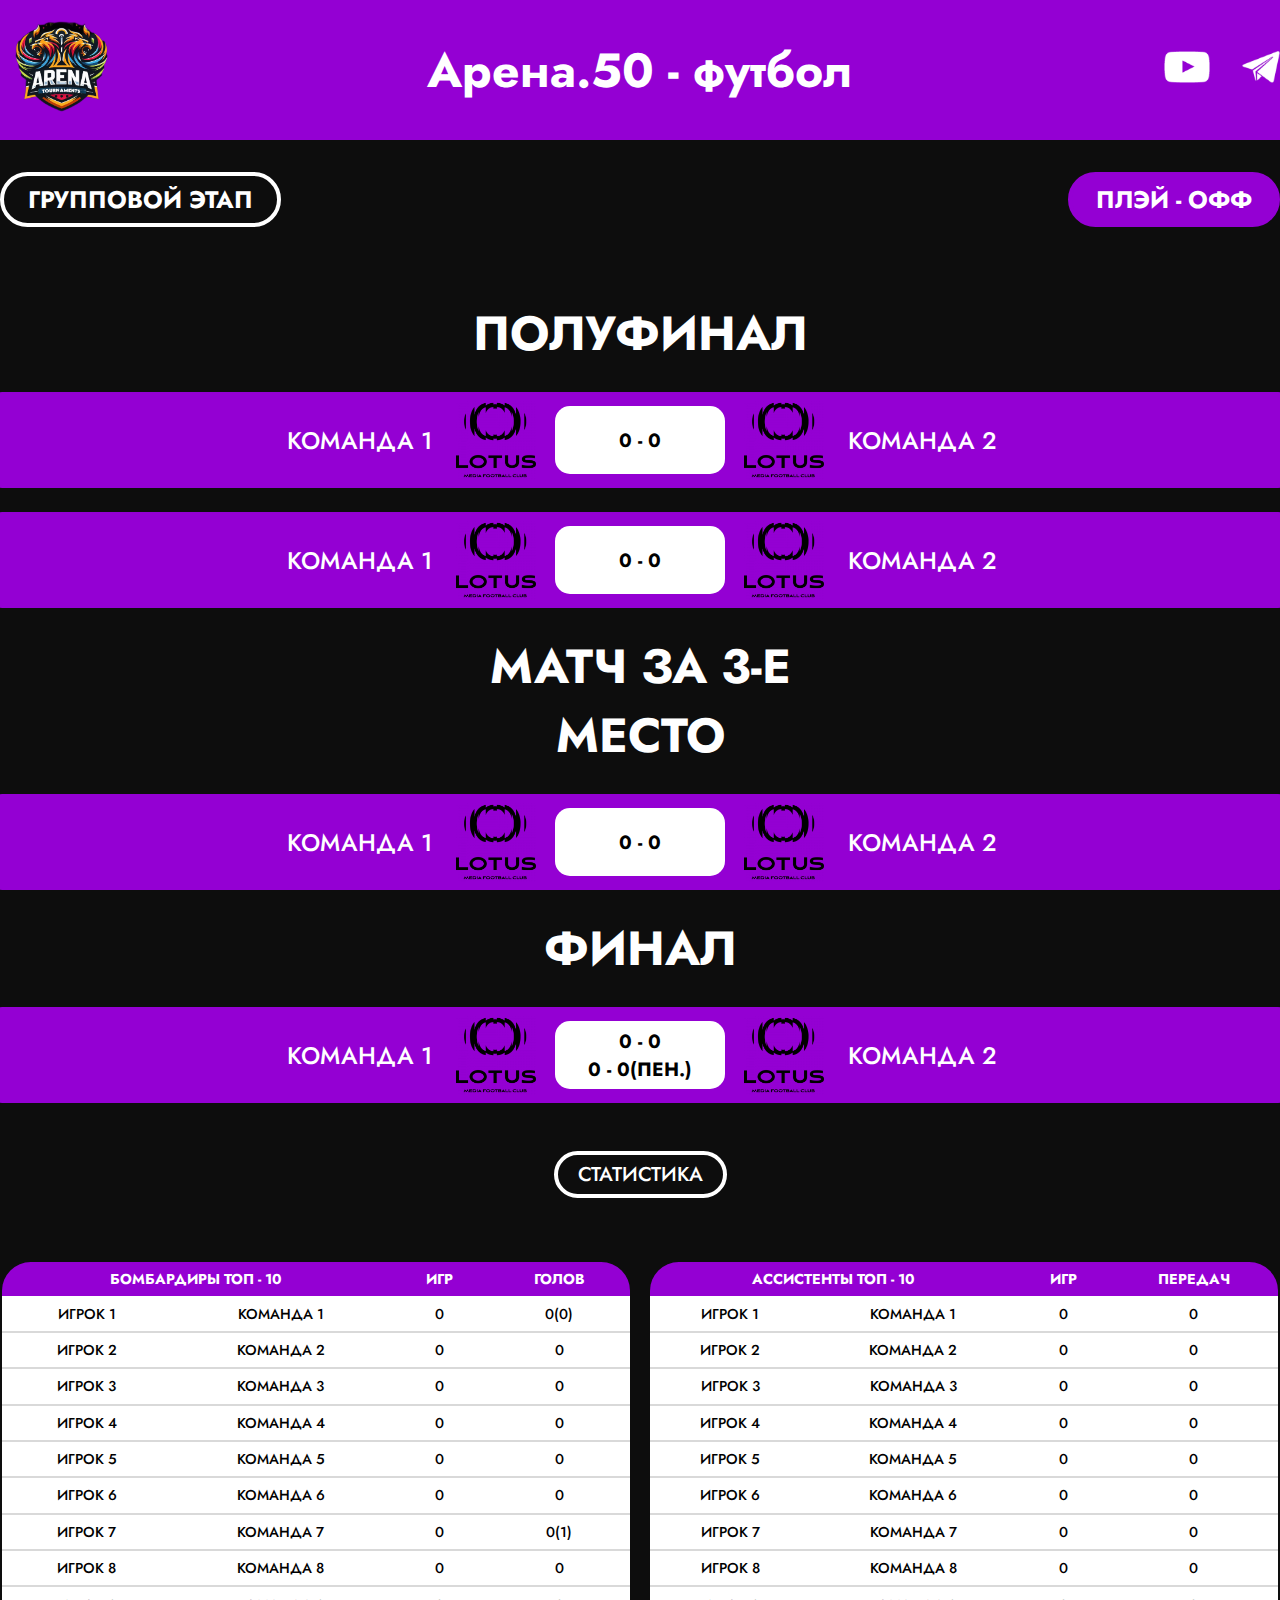
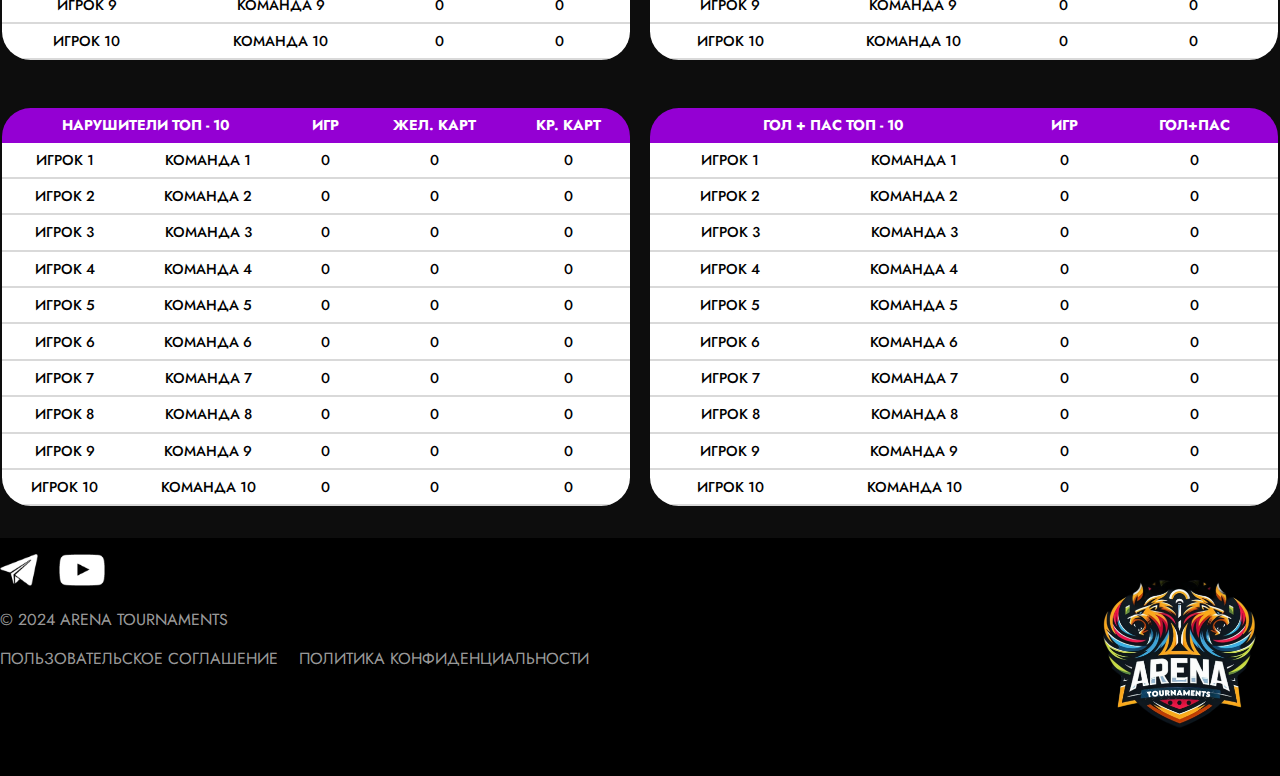
<file: PlayOff/playoff.html>
<!DOCTYPE html>
<html>

<head>

  <meta name="viewport" content="width=device-width,initial-scale=1">

  <link rel="icon" type="image/png" href="images/favicon.png">
  <link rel="apple-touch-icon" sizes="57x57" href="images/apple-icon-57x57.png">
  <link rel="apple-touch-icon" sizes="60x60" href="images/apple-icon-60x60.png">
  <link rel="apple-touch-icon" sizes="72x72" href="images/apple-icon-72x72.png">
  <link rel="apple-touch-icon" sizes="76x76" href="images/apple-icon-76x76.png">
  <link rel="apple-touch-icon" sizes="114x114" href="images/apple-icon-114x114.png">
  <link rel="apple-touch-icon" sizes="120x120" href="images/apple-icon-120x120.png">
  <link rel="apple-touch-icon" sizes="144x144" href="images/apple-icon-144x144.png">
  <link rel="apple-touch-icon" sizes="152x152" href="images/apple-icon-152x152.png">
  <link rel="apple-touch-icon" sizes="180x180" href="images/apple-icon-180x180.png">
  <link rel="icon" type="image/png" sizes="192x192" href="images/android-icon-192x192.png">
  <link rel="icon" type="image/png" sizes="32x32" href="images/favicon-32x32.png">
  <link rel="icon" type="image/png" sizes="96x96" href="images/favicon-96x96.png">
  <link rel="icon" type="image/png" sizes="16x16" href="images/favicon-16x16.png">
  <link rel="manifest" href="/public/favicon/manifest.json">
  <meta name="msapplication-TileColor" content="#ffffff">
  <meta name="msapplication-TileImage" content="/public/favicon/ms-icon-144x144.png">
  <meta name="theme-color" content="#ffffff">

  <link rel="stylesheet" type="text/css" href="css/style.css">
  <link rel="stylesheet" type="text/css" href="css/style2.css">
  <link rel="stylesheet" type="text/css" href="css/jquery.toast.min.css">
  <script async="" src="js/tag.js"></script>
  <script type="text/javascript" src="js/jquery.min.js"></script>
  <script type="text/javascript" src="js/script.js"></script>
  <script type="text/javascript" src="js/script2.js"></script>
  <title>ПЛЕЙ-ОФФ СТУПИНО</title>

  <link rel="preconnect" href="https://fonts.googleapis.com">
  <link rel="preconnect" href="https://fonts.gstatic.com" crossorigin="">
  <link href="https://fonts.googleapis.com/css2?family=Jost:ital,wght@0,100;0,200;0,300;0,400;0,500;0,600;0,700;0,800;0,900;1,100;1,200;1,300;1,400;1,500;1,600;1,700;1,800;1,900&amp;display=swap" rel="stylesheet">
</head>

<body>
  <header>
    <div class="container">
      <div class="h-col">
        <div class="menu-burger"></div>
        <a href="../index.html" class="logo">
          <img src="images/logo.png">
        </a>
      </div>
      <div>
        <strong>Арена.50 - футбол</strong>
      </div>
      <div class="h-col">
        <a href="https://www.youtube.com/channel/UC5Op24aW65eRCkyPmWytuqw" class="social" target="_blank">
          <img src="images/icon_yt.png">
        </a>
        <a href="https://t.me/arena_50" class="social" target="_blank">
          <img src="images/icon_tg.png">
        </a>
      </div>
    </div>
  </header>

  <div class="container tables" id="champ-page">
    <div id="champ-table">
      <div class="radio-container js-app-champ-stage-navigator">
        <input type="radio" id="radio-stage-32" name="radio-stage">
        <label for="radio-stage-32"><a href="../index.html">ГРУППОВОЙ ЭТАП</a></label>
        <input type="radio" id="radio-stage-33" name="radio-stage" checked="checked">
        <label for="radio-stage-33"><a>ПЛЭЙ - ОФФ</a></label>
      </div>
      <div class="radio-container small js-app-champ-groups-navigator">
      </div>

      <div class="contest quarter">
        <h1>ПОЛУФИНАЛ</h1>
        <a href="/mliga/matches/299/">
          <div>
            <div><span>КОМАНДА 1</span><img src="images/155502687865fb5ac85a055_3.png"></div>
            <h1><span>0 - 0</span></h1>
            <div><span>КОМАНДА 2</span><img src="images/155502687865fb5ac85a055_3.png"></div>
          </div>
        </a>
        <a href="/mliga/matches/300/">
          <div>
            <div><span>КОМАНДА 1</span><img src="images/155502687865fb5ac85a055_3.png"></div>
            <h1><span>0 - 0</span></h1>
            <div><span>КОМАНДА 2</span><img src="images/155502687865fb5ac85a055_3.png"></div>
          </div>
        </a>
        <h1>МАТЧ ЗА 3-Е МЕСТО</h1>
        <a href="/mliga/matches/298/">
          <div>
            <div><span>КОМАНДА 1</span><img src="images/155502687865fb5ac85a055_3.png"></div>
            <h1><span>0 - 0</span></h1>
            <div><span>КОМАНДА 2</span><img src="images/155502687865fb5ac85a055_3.png"></div>
          </div>
        </a>
        <h1>ФИНАЛ</h1>
        <a href="/mliga/matches/301/">
          <div>
            <div><span>КОМАНДА 1</span><img src="images/155502687865fb5ac85a055_3.png"></div>
            <h1><span>0 - 0<br>0 - 0(пен.)</span></h1>
            <div><span>КОМАНДА 2</span><img src="images/155502687865fb5ac85a055_3.png"></div>
          </div>
        </a>
      </div>

      <a class="tt-btn">СТАТИСТИКА</a>
    </div>

    <div class="tt-row row table tours">

    </div>

    <div class="tt-row row table">
      <div class="col-md-5">
        <table class="tt">
          <tbody>
            <tr>
              <th colspan="2">Бомбардиры топ - 10</th>
              <th>Игр</th>
              <th>Голов</th>
            </tr>
            <tr>
              <td><a href="/mliga/players/18/">Игрок 1</a></td>
              <td><a href="/mliga/teams/8/">Команда 1</a></td>
              <td>0</td>
              <td>0<span>(0)</span></td>
            </tr>
            <tr>
              <td><a href="/mliga/players/3590/">Игрок 2</a></td>
              <td><a href="/mliga/teams/48/">Команда 2</a></td>
              <td>0</td>
              <td>0</td>
            </tr>
            <tr>
              <td><a href="/mliga/players/1076/">Игрок 3</a></td>
              <td><a href="/mliga/teams/9/">Команда 3</a></td>
              <td>0</td>
              <td>0</td>
            </tr>
            <tr>
              <td><a href="/mliga/players/190/">Игрок 4</a></td>
              <td><a href="/mliga/teams/47/">Команда 4</a></td>
              <td>0</td>
              <td>0</td>
            </tr>
            <tr>
              <td><a href="/mliga/players/1325/">Игрок 5</a></td>
              <td><a href="/mliga/teams/2/">Команда 5</a></td>
              <td>0</td>
              <td>0</td>
            </tr>
            <tr>
              <td><a href="/mliga/players/1030/">Игрок 6</a></td>
              <td><a href="/mliga/teams/12/">Команда 6</a></td>
              <td>0</td>
              <td>0</td>
            </tr>
            <tr>
              <td><a href="/mliga/players/1019/">Игрок 7</a></td>
              <td><a href="/mliga/teams/16/">Команда 7</a></td>
              <td>0</td>
              <td>0<span>(1)</span></td>
            </tr>
            <tr>
              <td><a href="/mliga/players/325/">Игрок 8</a></td>
              <td><a href="/mliga/teams/11/">Команда 8</a></td>
              <td>0</td>
              <td>0</td>
            </tr>
            <tr>
              <td><a href="/mliga/players/543/">Игрок 9</a></td>
              <td><a href="/mliga/teams/11/">Команда 9</a></td>
              <td>0</td>
              <td>0</td>
            </tr>
            <tr>
              <td><a href="/mliga/players/1104/">Игрок 10</a></td>
              <td><a href="/mliga/teams/2/">Команда 10</a></td>
              <td>0</td>
              <td>0</td>
            </tr>
          </tbody>
        </table>
      </div>
      <div class="col-md-5">
        <table class="tt">
          <tbody>
            <tr>
              <th colspan="2">Ассистенты топ - 10</th>
              <th>Игр</th>
              <th>Передач</th>
            </tr>
            <tr>
              <td><a href="/mliga/players/473/">Игрок 1</a></td>
              <td><a href="/mliga/teams/30/">Команда 1</a></td>
              <td>0</td>
              <td>0</td>
            </tr>
            <tr>
              <td><a href="/mliga/players/85/">Игрок 2</a></td>
              <td><a href="/mliga/teams/48/">Команда 2</a></td>
              <td>0</td>
              <td>0</td>
            </tr>
            <tr>
              <td><a href="/mliga/players/510/">Игрок 3</a></td>
              <td><a href="/mliga/teams/48/">Команда 3</a></td>
              <td>0</td>
              <td>0</td>
            </tr>
            <tr>
              <td><a href="/mliga/players/3746/">Игрок 4</a></td>
              <td><a href="/mliga/teams/12/">Команда 4</a></td>
              <td>0</td>
              <td>0</td>
            </tr>
            <tr>
              <td><a href="/mliga/players/1056/">Игрок 5</a></td>
              <td><a href="/mliga/teams/32/">Команда 5</a></td>
              <td>0</td>
              <td>0</td>
            </tr>
            <tr>
              <td><a href="/mliga/players/1310/">Игрок 6</a></td>
              <td><a href="/mliga/teams/15/">Команда 6</a></td>
              <td>0</td>
              <td>0</td>
            </tr>
            <tr>
              <td><a href="/mliga/players/2693/">Игрок 7</a></td>
              <td><a href="/mliga/teams/2/">Команда 7</a></td>
              <td>0</td>
              <td>0</td>
            </tr>
            <tr>
              <td><a href="/mliga/players/1326/">Игрок 8</a></td>
              <td><a href="/mliga/teams/10/">Команда 8</a></td>
              <td>0</td>
              <td>0</td>
            </tr>
            <tr>
              <td><a href="/mliga/players/3741/">Игрок 9</a></td>
              <td><a href="/mliga/teams/12/">Команда 9</a></td>
              <td>0</td>
              <td>0</td>
            </tr>
            <tr>
              <td><a href="/mliga/players/325/">Игрок 10</a></td>
              <td><a href="/mliga/teams/11/">Команда 10</a></td>
              <td>0</td>
              <td>0</td>
            </tr>
          </tbody>
        </table>
      </div>
      <div class="tt-row row table">
        <div class="col-md-5">
          <table class="tt">
            <tbody>
              <tr>
                <th colspan="2">Нарушители топ - 10</th>
                <th>Игр</th>
                <th>Жел. карт</th>
                <th>Кр. Карт</th>
              </tr>
              <tr>
                <td><a href="/mliga/players/2660/">Игрок 1</a></td>
                <td><a href="/mliga/teams/16/">Команда 1</a></td>
                <td>0</td>
                <td>0</td>
                <td>0</td>
              </tr>
              <tr>
                <td><a href="/mliga/players/1113/">Игрок 2</a></td>
                <td><a href="/mliga/teams/30/">Команда 2</a></td>
                <td>0</td>
                <td>0</td>
                <td>0</td>
              </tr>
              <tr>
                <td><a href="/mliga/players/3774/">Игрок 3</a></td>
                <td><a href="/mliga/teams/15/">Команда 3</a></td>
                <td>0</td>
                <td>0</td>
                <td>0</td>
              </tr>
              <tr>
                <td><a href="/mliga/players/3124/">Игрок 4</a></td>
                <td><a href="/mliga/teams/44/">Команда 4</a></td>
                <td>0</td>
                <td>0</td>
                <td>0</td>
              </tr>
              <tr>
                <td><a href="/mliga/players/240/">Игрок 5</a></td>
                <td><a href="/mliga/teams/17/">Команда 5</a></td>
                <td>0</td>
                <td>0</td>
                <td>0</td>
              </tr>
              <tr>
                <td><a href="/mliga/players/809/">Игрок 6</a></td>
                <td><a href="/mliga/teams/7/">Команда 6</a></td>
                <td>0</td>
                <td>0</td>
                <td>0</td>
              </tr>
              <tr>
                <td><a href="/mliga/players/217/">Игрок 7</a></td>
                <td><a href="/mliga/teams/45/">Команда 7</a></td>
                <td>0</td>
                <td>0</td>
                <td>0</td>
              </tr>
              <tr>
                <td><a href="/mliga/players/2794/">Игрок 8</a></td>
                <td><a href="/mliga/teams/46/">Команда 8</a></td>
                <td>0</td>
                <td>0</td>
                <td>0</td>
              </tr>
              <tr>
                <td><a href="/mliga/players/483/">Игрок 9</a></td>
                <td><a href="/mliga/teams/8/">Команда 9</a></td>
                <td>0</td>
                <td>0</td>
                <td>0</td>
              </tr>
              <tr>
                <td><a href="/mliga/players/2765/">Игрок 10</a></td>
                <td><a href="/mliga/teams/30/">Команда 10</a></td>
                <td>0</td>
                <td>0</td>
                <td>0</td>
              </tr>
            </tbody>
          </table>
        </div>
        <div class="col-md-5">
          <table class="tt">
            <tbody>
              <tr>
                <th colspan="2">Гол + Пас Топ - 10</th>
                <th>Игр</th>
                <th>Гол+Пас</th>
              </tr>
              <tr>
                <td><a href="/mliga/players/18/">Игрок 1</a></td>
                <td><a href="/mliga/teams/8/">Команда 1</a></td>
                <td>0</td>
                <td>0</td>
              </tr>
              <tr>
                <td><a href="/mliga/players/3590/">Игрок 2</a></td>
                <td><a href="/mliga/teams/48/">Команда 2</a></td>
                <td>0</td>
                <td>0</td>
              </tr>
              <tr>
                <td><a href="/mliga/players/1310/">Игрок 3</a></td>
                <td><a href="/mliga/teams/15/">Команда 3</a></td>
                <td>0</td>
                <td>0</td>
              </tr>
              <tr>
                <td><a href="/mliga/players/473/">Игрок 4</a></td>
                <td><a href="/mliga/teams/30/">Команда 4</a></td>
                <td>0</td>
                <td>0</td>
              </tr>
              <tr>
                <td><a href="/mliga/players/325/">Игрок 5</a></td>
                <td><a href="/mliga/teams/11/">Команда 5</a></td>
                <td>0</td>
                <td>0</td>
              </tr>
              <tr>
                <td><a href="/mliga/players/1019/">Игрок 6</a></td>
                <td><a href="/mliga/teams/16/">Команда 6</a></td>
                <td>0</td>
                <td>0</td>
              </tr>
              <tr>
                <td><a href="/mliga/players/85/">Игрок 7</a></td>
                <td><a href="/mliga/teams/48/">Команда 7</a></td>
                <td>0</td>
                <td>0</td>
              </tr>
              <tr>
                <td><a href="/mliga/players/1076/">Игрок 8</a></td>
                <td><a href="/mliga/teams/9/">Команда 8</a></td>
                <td>0</td>
                <td>0</td>
              </tr>
              <tr>
                <td><a href="/mliga/players/490/">Игрок 9</a></td>
                <td><a href="/mliga/teams/9/">Команда 9</a></td>
                <td>0</td>
                <td>0</td>
              </tr>
              <tr>
                <td><a href="/mliga/players/190/">Игрок 10</a></td>
                <td><a href="/mliga/teams/47/">Команда 10</a></td>
                <td>0</td>
                <td>0</td>
              </tr>
            </tbody>
          </table>
        </div>
      </div>
    </div>
  </div>

  <footer>
    <div class="container">
      <div class="row space-between">
        <div class="f-col">
          <div>
            <a href="https://t.me/arena_50" class="social" target="_blank">
              <img src="images/icon_tg.png">
            </a>
            <a href="https://www.youtube.com/channel/UC5Op24aW65eRCkyPmWytuqw" class="social" target="_blank">
              <img src="images/icon_yt.png">
            </a>
          </div>
          <p>© 2024 ARENA TOURNAMENTS</p>
          <p>
            <a href="/mliga/pages/agreement/" style="margin-right:1em;">Пользовательское соглашение</a>
            <a href="/mliga/pages/confidential/">Политика конфиденциальности</a>
          </p>
        </div>
        <div class="f-col logo">
          <a href="/">
            <img src="images/logo_transparent.png">
          </a>
        </div>
      </div>
    </div>
  </footer>

  <!-- Yandex.Metrika counter -->
  <script type="text/javascript">
    (function(m, e, t, r, i, k, a) {
      m[i] = m[i] || function() {
        (m[i].a = m[i].a || []).push(arguments)
      };
      m[i].l = 1 * new Date();
      for (var j = 0; j < document.scripts.length; j++) {
        if (document.scripts[j].src === r) {
          return;
        }
      }
      k = e.createElement(t), a = e.getElementsByTagName(t)[0], k.async = 1, k.src = r, a.parentNode.insertBefore(k, a)
    })
    (window, document, "script", "https://mc.yandex.ru/metrika/tag.js", "ym");
    ym(90566700, "init", {
      clickmap: true,
      trackLinks: true,
      accurateTrackBounce: true,
      webvisor: true
    });
  </script>
  <noscript>
    <div><img src="https://mc.yandex.ru/watch/90566700" style="position:absolute; left:-9999px;" alt="" /></div>
  </noscript>
  <!-- /Yandex.Metrika counter -->
  <script type="text/javascript" src="js/script3.js"></script>
  <script type="text/javascript" src="js/jquery.toast.min.js"></script>
  <script type="text/javascript">
    /*<![CDATA[*/
    jQuery(function($) {
      $('#champ-table .js-app-champ-groups-navigator input').on('click', function(e) {
        var group = parseInt($(this).val());
        $('#champ-table .js-app-champ-group').hide();
        $('#champ-table .js-app-champ-group-' + group).show();
      });
      var matches = location.hash.match(/^#group(\d)$/);
      if (matches != null) {
        $('#champ-table .js-app-champ-groups-navigator input[value=' + matches[1] + ']').trigger('click');
      }
    });
    /*]]>*/
  </script>

</body>

</html>
</file>
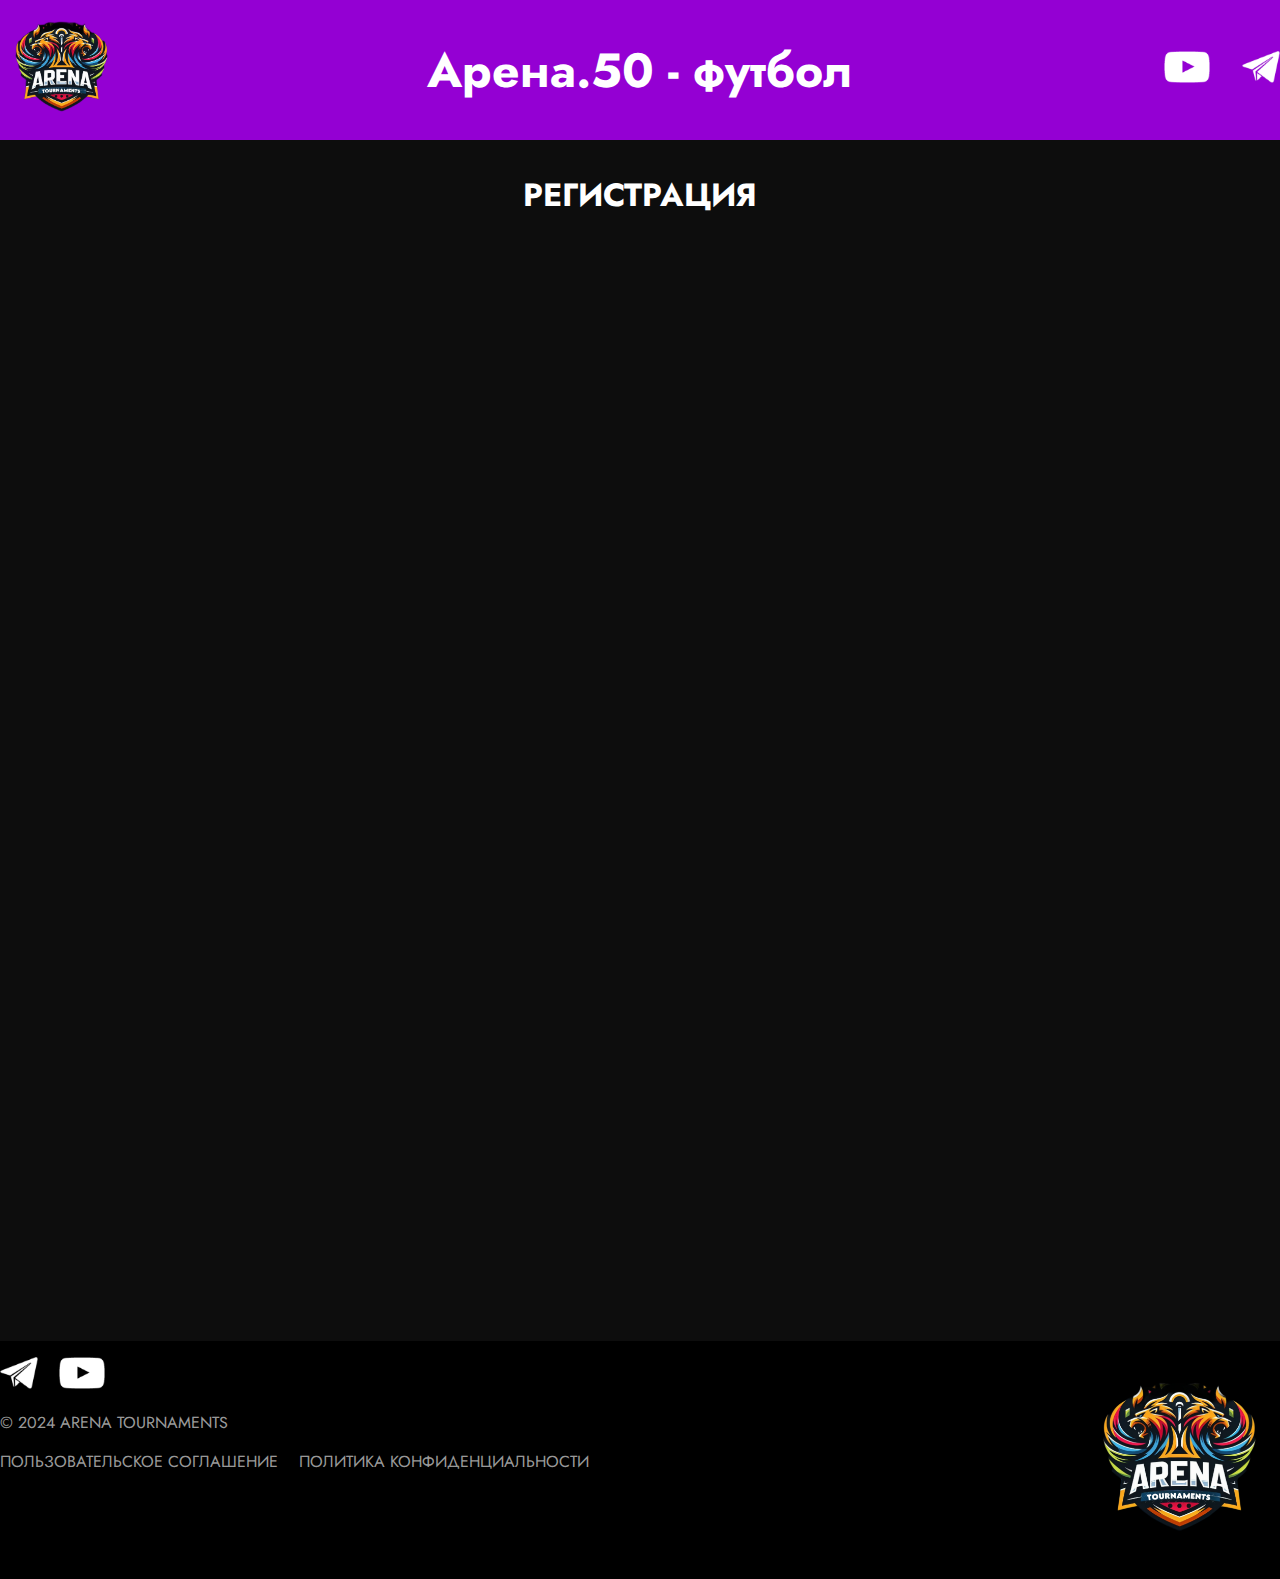
<file: Registrarion/registration.html>
<!DOCTYPE html><html><head>
    
    <meta name="viewport" content="width=device-width,initial-scale=1">

    <link rel="icon" type="image/png" href="images/favicon.png">
    <link rel="apple-touch-icon" sizes="57x57" href="images/apple-icon-57x57.png">
    <link rel="apple-touch-icon" sizes="60x60" href="images/apple-icon-60x60.png">
    <link rel="apple-touch-icon" sizes="72x72" href="images/apple-icon-72x72.png">
    <link rel="apple-touch-icon" sizes="76x76" href="images/apple-icon-76x76.png">
    <link rel="apple-touch-icon" sizes="114x114" href="images/apple-icon-114x114.png">
    <link rel="apple-touch-icon" sizes="120x120" href="images/apple-icon-120x120.png">
    <link rel="apple-touch-icon" sizes="144x144" href="images/apple-icon-144x144.png">
    <link rel="apple-touch-icon" sizes="152x152" href="images/apple-icon-152x152.png">
    <link rel="apple-touch-icon" sizes="180x180" href="images/apple-icon-180x180.png">
    <link rel="icon" type="image/png" sizes="192x192" href="images/android-icon-192x192.png">
    <link rel="icon" type="image/png" sizes="32x32" href="images/favicon-32x32.png">
    <link rel="icon" type="image/png" sizes="96x96" href="images/favicon-96x96.png">
    <link rel="icon" type="image/png" sizes="16x16" href="images/favicon-16x16.png">
    <link rel="manifest" href="/public/favicon/manifest.json">
    <meta name="msapplication-TileColor" content="#ffffff">
    <meta name="msapplication-TileImage" content="/public/favicon/ms-icon-144x144.png">
    <meta name="theme-color" content="#ffffff">

    <link rel="stylesheet" type="text/css" href="css/style.css">
<link rel="stylesheet" type="text/css" href="css/style2.css">
<link rel="stylesheet" type="text/css" href="css/jquery.toast.min.css">
<script async="" src="js/tag.js"></script><script type="text/javascript" src="js/jquery.min.js"></script>
<script type="text/javascript" src="js/script.js"></script>
<script type="text/javascript" src="js/script2.js"></script>
<title>Лига Ступино</title>

    <link rel="preconnect" href="https://fonts.googleapis.com">
    <link rel="preconnect" href="https://fonts.gstatic.com" crossorigin="">
    <link href="https://fonts.googleapis.com/css2?family=Jost:ital,wght@0,100;0,200;0,300;0,400;0,500;0,600;0,700;0,800;0,900;1,100;1,200;1,300;1,400;1,500;1,600;1,700;1,800;1,900&amp;display=swap" rel="stylesheet">
</head>
<body>
<header>
    <div class="container">
      <div class="h-col">
        <div class="menu-burger"></div>
        <a href="../index.html" class="logo">
          <img src="images/logo.png">
        </a>
      </div>
      <div>
        <strong>Арена.50 - футбол</strong>
      </div>
      <div class="h-col">
        <a href="https://www.youtube.com/channel/UC5Op24aW65eRCkyPmWytuqw" class="social" target="_blank">
          <img src="images/icon_yt.png">
        </a>
        <a href="https://t.me/arena_50" class="social" target="_blank">
          <img src="images/icon_tg.png">
        </a>
      </div>
    </div>
  </header>

<div class="container tables" id="champ-page">
    <h1>РЕГИСТРАЦИЯ</h1>
    
    <iframe style = "display: block; margin-left: auto; margin-right: auto" src="https://docs.google.com/forms/d/e/1FAIpQLSf4iAS8RGAVEVXyzxhZYAscOz56BSG5GBX3KyjTdOQOQyKwYA/viewform?embedded=true" width="640" height="1070" frameborder="0" marginheight="0" marginwidth="0">Загрузка…</iframe>


<footer>
    <div class="container">
      <div class="row space-between">
        <div class="f-col">
          <div>
            <a href="https://t.me/arena_50" class="social" target="_blank">
              <img src="images/icon_tg.png">
            </a>
            <a href="https://www.youtube.com/channel/UC5Op24aW65eRCkyPmWytuqw" class="social" target="_blank">
              <img src="images/icon_yt.png">
            </a>
          </div>
          <p>© 2024 ARENA TOURNAMENTS</p>
          <p>
            <a href="/mliga/pages/agreement/" style="margin-right:1em;">Пользовательское соглашение</a>
            <a href="/mliga/pages/confidential/">Политика конфиденциальности</a>
          </p>
        </div>
        <div class="f-col logo">
          <a href="/">
            <img src="images/logo_transparent.png">
          </a>
        </div>
      </div>
    </div>
  </footer>

    <!-- Yandex.Metrika counter -->
    <script type="text/javascript">
        (function(m,e,t,r,i,k,a){m[i]=m[i]||function(){(m[i].a=m[i].a||[]).push(arguments)};
            m[i].l=1*new Date();
            for (var j = 0; j < document.scripts.length; j++) {if (document.scripts[j].src === r) { return; }}
            k=e.createElement(t),a=e.getElementsByTagName(t)[0],k.async=1,k.src=r,a.parentNode.insertBefore(k,a)})
        (window, document, "script", "https://mc.yandex.ru/metrika/tag.js", "ym");

        ym(90566700, "init", {
            clickmap:true,
            trackLinks:true,
            accurateTrackBounce:true,
            webvisor:true
        });
    </script>
    <noscript><div><img src="https://mc.yandex.ru/watch/90566700" style="position:absolute; left:-9999px;" alt="" /></div></noscript>
    <!-- /Yandex.Metrika counter -->
<script type="text/javascript" src="js/script3.js"></script>
<script type="text/javascript" src="js/jquery.toast.min.js"></script>
<script type="text/javascript">
/*<![CDATA[*/
jQuery(function($) {

$('#champ-table .js-app-champ-groups-navigator input').on('click', function(e) {
    var group = parseInt($(this).val());
    $('#champ-table .js-app-champ-group').hide();
    $('#champ-table .js-app-champ-group-'+group).show();
});

var matches = location.hash.match(/^#group(\d)$/);
if (matches != null) {
    $('#champ-table .js-app-champ-groups-navigator input[value='+matches[1]+']').trigger('click');
}

});
/*]]>*/
</script>

</body></html>
</file>
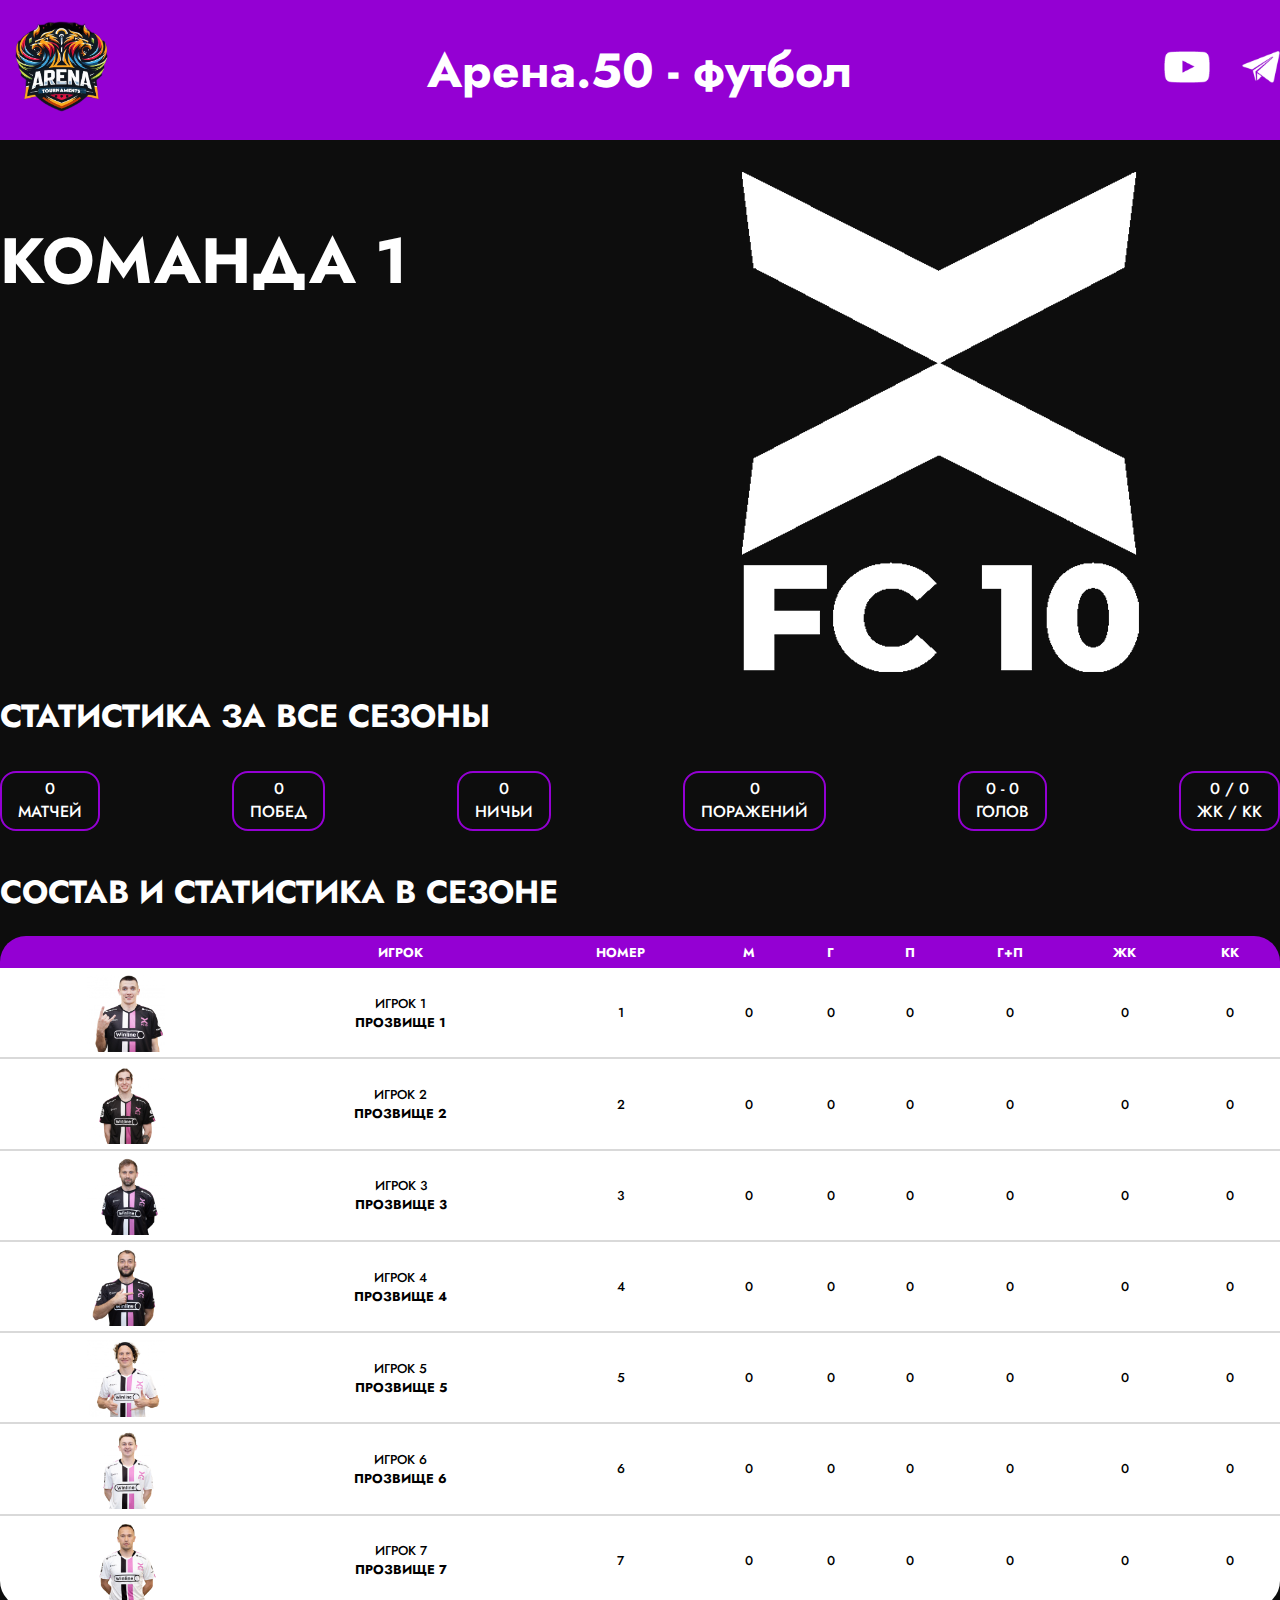
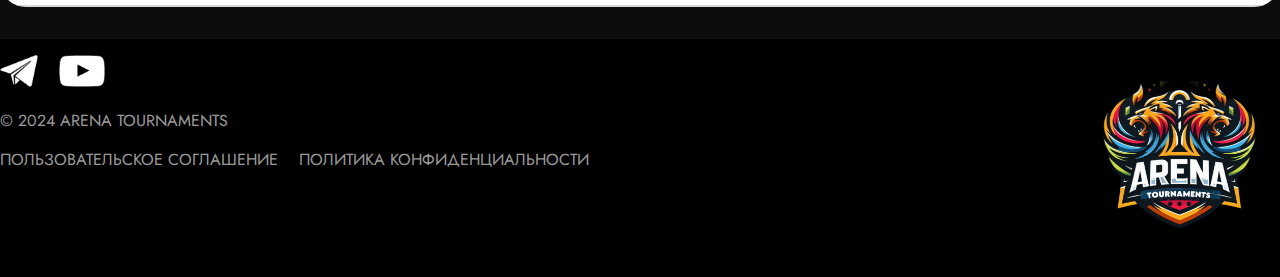
<file: Team1/team1.html>
<!DOCTYPE html>
<html lang="ru">

<head>

  <meta name="viewport" content="width=device-width,initial-scale=1">

  <link rel="icon" type="image/png" href="images/favicon.png">
  <link rel="apple-touch-icon" sizes="57x57" href="images/apple-icon-57x57.png">
  <link rel="apple-touch-icon" sizes="60x60" href="images/apple-icon-60x60.png">
  <link rel="apple-touch-icon" sizes="72x72" href="images/apple-icon-72x72.png">
  <link rel="apple-touch-icon" sizes="76x76" href="images/apple-icon-76x76.png">
  <link rel="apple-touch-icon" sizes="114x114" href="images/apple-icon-114x114.png">
  <link rel="apple-touch-icon" sizes="120x120" href="images/apple-icon-120x120.png">
  <link rel="apple-touch-icon" sizes="144x144" href="images/apple-icon-144x144.png">
  <link rel="apple-touch-icon" sizes="152x152" href="images/apple-icon-152x152.png">
  <link rel="apple-touch-icon" sizes="180x180" href="images/apple-icon-180x180.png">
  <link rel="icon" type="image/png" sizes="192x192" href="images/android-icon-192x192.png">
  <link rel="icon" type="image/png" sizes="32x32" href="images/favicon-32x32.png">
  <link rel="icon" type="image/png" sizes="96x96" href="images/favicon-96x96.png">
  <link rel="icon" type="image/png" sizes="16x16" href="images/favicon-16x16.png">
  <link rel="manifest" href="/public/favicon/manifest.json">
  <meta name="msapplication-TileColor" content="#ffffff">
  <meta name="msapplication-TileImage" content="/public/favicon/ms-icon-144x144.png">
  <meta name="theme-color" content="#ffffff">

  <link rel="stylesheet" type="text/css" href="css/swiper.min.css">
  <link rel="stylesheet" type="text/css" href="css/style.css">
  <link rel="stylesheet" type="text/css" href="css/style2.css">
  <link rel="stylesheet" type="text/css" href="css/jquery.toast.min.css">
  <script async="" src="js/tag.js"></script>
  <script type="text/javascript" src="js/jquery.min.js"></script>
  <script type="text/javascript" src="js/swiper.min.js"></script>
  <script type="text/javascript" src="js/script.js"></script>
  <script type="text/javascript" src="js/script2.js"></script>
  <title>КОМАНДА 1</title>

  <link rel="preconnect" href="https://fonts.googleapis.com">
  <link rel="preconnect" href="https://fonts.gstatic.com" crossorigin="">
  <link href="https://fonts.googleapis.com/css2?family=Jost:ital,wght@0,100;0,200;0,300;0,400;0,500;0,600;0,700;0,800;0,900;1,100;1,200;1,300;1,400;1,500;1,600;1,700;1,800;1,900&amp;display=swap" rel="stylesheet">
</head>

<body>
  <header>
    <div class="container">
      <div class="h-col">
        <div class="menu-burger"></div>
        <a href="../index.html" class="logo">
          <img src="images/logo.png">
        </a>
      </div>
      <div>
        <strong>Арена.50 - футбол</strong>
      </div>
      <div class="h-col">
        <a href="https://www.youtube.com/channel/UC5Op24aW65eRCkyPmWytuqw" class="social" target="_blank">
          <img src="images/icon_yt.png">
        </a>
        <a href="https://t.me/arena_50" class="social" target="_blank">
          <img src="images/icon_tg.png">
        </a>
      </div>
    </div>
  </header>

  <div class="container team-container">
    <div class="row team">
      <div class="col-md-5 team-info">
        <h1>Команда 1</h1>
      </div>
      <div class="col-md-5"><img class="player-pic" src="images/152144436636b874eb99a3_2.png"></div>
    </div>

    <h1>СТАТИСТИКА ЗА ВСЕ СЕЗОНЫ</h1>

    <div class="flex-stats champs-stats">
      <span>0<br>МАТЧЕЙ</span>
      <span>0<br>ПОБЕД</span>
      <span>0<br>НИЧЬИ</span>
      <span>0<br>ПОРАЖЕНИЙ</span>
      <span>0 - 0<br>ГОЛОВ</span>
      <span>0 / 0<br>ЖК / КК</span>
    </div>

    <h1>СОСТАВ И СТАТИСТИКА В СЕЗОНЕ</h1>

    <div class="tt-cont">
      <table class="tt">
        <tbody>
          <tr>
            <th></th>
            <th>ИГРОК</th>
            <th title="ÐŸÐ¾Ð·Ð¸Ñ†Ð¸Ñ">НОМЕР</th>
            <th title="ÐœÐ°Ñ‚Ñ‡ÐµÐ¹">М</th>
            <th title="Ð“Ð¾Ð»Ð¾Ð²">Г</th>
            <th title="ÐŸÐµÑ€ÐµÐ´Ð°Ñ‡">П</th>
            <th title="Ð“Ð¾Ð»+Ð¿Ð°Ñ">Г+П</th>
            <th title="Ð–ÐµÐ»Ñ‚Ñ‹Ñ… ÐºÐ°Ñ€Ñ‚Ð¾Ñ‡ÐµÐº">ЖК</th>
            <th title="ÐšÑ€Ð°ÑÐ½Ñ‹Ñ… ÐºÐ°Ñ€Ñ‚Ð¾Ñ‡ÐµÐº">КК</th>
          </tr>
          <tr>
            <td>
              <a href="/mliga/players/1036/"><img loading="lazy" style="height: 6em" src="images/7106637876615cdc9ca8a8_3.png" alt=""></a>
            </td>
            <td><a href="/mliga/players/1036/">ИГРОК 1<br><strong>Прозвище 1</strong></a></td>
            <td>1</td>
            <td>0</td>
            <td>0</td>
            <td>0</td>
            <td>0</td>
            <td>0</td>
            <td>0</td>

          </tr>
          <tr>
            <td>
              <a href="/mliga/players/611/"><img loading="lazy" style="height: 6em" src="images/8427210886615cd9862975_3.png" alt=""></a>
            </td>
            <td><a href="/mliga/players/611/">ИГРОК 2<br><strong>ПРОЗВИЩЕ 2</strong></a></td>
            <td>2</td>
            <td>0</td>
            <td>0</td>
            <td>0</td>
            <td>0</td>
            <td>0</td>
            <td>0</td>

          </tr>
          <tr>
            <td>
              <a href="/mliga/players/2859/"><img loading="lazy" style="height: 6em" src="images/18286861896615cdb678b96_3.png" alt=""></a>
            </td>
            <td><a href="/mliga/players/2859/">ИГРОК 3<br><strong>ПРОЗВИЩЕ 3</strong></a></td>
            <td>3</td>
            <td>0</td>
            <td>0</td>
            <td>0</td>
            <td>0</td>
            <td>0</td>
            <td>0</td>

          </tr>
          <tr>
            <td>
              <a href="/mliga/players/3661/"><img loading="lazy" style="height: 6em" src="images/20159255736615cdab51149_3.png" alt=""></a>
            </td>
            <td><a href="/mliga/players/3661/">ИГРОК 4<br><strong>ПРОЗВИЩЕ 4</strong></a></td>
            <td>4</td>
            <td>0</td>
            <td>0</td>
            <td>0</td>
            <td>0</td>
            <td>0</td>
            <td>0</td>

          </tr>
          <tr>
            <td>
              <a href="/mliga/players/603/"><img loading="lazy" style="height: 6em" src="images/2558811406615ce40c4d5c_3.png" alt=""></a>
            </td>
            <td><a href="/mliga/players/603/">ИГРОК 5<br><strong>ПРОЗВИЩЕ 5</strong></a></td>
            <td>5</td>
            <td>0</td>
            <td>0</td>
            <td>0</td>
            <td>0</td>
            <td>0</td>
            <td>0</td>

          </tr>
          <tr>
            <td>
              <a href="/mliga/players/613/"><img loading="lazy" style="height: 6em" src="images/13842405776615ce909185d_3.png" alt=""></a>
            </td>
            <td><a href="/mliga/players/613/">ИГРОК 6<br><strong>ПРОЗВИЩЕ 6</strong></a></td>
            <td>6</td>
            <td>0</td>
            <td>0</td>
            <td>0</td>
            <td>0</td>
            <td>0</td>
            <td>0</td>

          </tr>
          <tr>
            <td>
              <a href="/mliga/players/602/"><img loading="lazy" style="height: 6em" src="images/6759660326615ce7c675eb_3.png" alt=""></a>
            </td>
            <td><a href="/mliga/players/602/">ИГРОК 7<br><strong>ПРОЗВИЩЕ 7</strong></a></td>
            <td>7</td>
            <td>0</td>
            <td>0</td>
            <td>0</td>
            <td>0</td>
            <td>0</td>
            <td>0</td>

          </tr>

        </tbody>
      </table>
    </div>
  <footer>
    <div class="container">
      <div class="row space-between">
        <div class="f-col">
          <div>
            <a href="https://t.me/arena_50" class="social" target="_blank">
              <img src="images/icon_tg.png">
            </a>
            <a href="https://www.youtube.com/channel/UC5Op24aW65eRCkyPmWytuqw" class="social" target="_blank">
              <img src="images/icon_yt.png">
            </a>
          </div>
          <p>© 2024 ARENA TOURNAMENTS</p>
          <p>
            <a href="/mliga/pages/agreement/" style="margin-right:1em;">Пользовательское соглашение</a>
            <a href="/mliga/pages/confidential/">Политика конфиденциальности</a>
          </p>
        </div>
        <div class="f-col logo">
          <a href="/">
            <img src="images/logo_transparent.png">
          </a>
        </div>
      </div>
    </div>
  </footer>

  <!-- Yandex.Metrika counter -->
  <script type="text/javascript">
    (function(m, e, t, r, i, k, a) {
      m[i] = m[i] || function() {
        (m[i].a = m[i].a || []).push(arguments)
      };
      m[i].l = 1 * new Date();
      for (var j = 0; j < document.scripts.length; j++) {
        if (document.scripts[j].src === r) {
          return;
        }
      }
      k = e.createElement(t), a = e.getElementsByTagName(t)[0], k.async = 1, k.src = r, a.parentNode.insertBefore(k, a)
    })
    (window, document, "script", "https://mc.yandex.ru/metrika/tag.js", "ym");
    ym(90566700, "init", {
      clickmap: true,
      trackLinks: true,
      accurateTrackBounce: true,
      webvisor: true
    });
  </script>
  <noscript>
    <div><img src="https://mc.yandex.ru/watch/90566700" style="position:absolute; left:-9999px;" alt="" /></div>
  </noscript>
  <!-- /Yandex.Metrika counter -->
  <script type="text/javascript" src="js/script3.js"></script>
  <script type="text/javascript" src="js/jquery.toast.min.js"></script>

</body>

</html>
</file>
<file: css/style.css>
:root{
    --color-pale-white:rgba(255, 255, 255, 0.62);
    --color-orange:#9400D3;
    --background-image: url(../images/background.webp);
}

body{
    margin: 0px;
    background: url(../images/background.webp);
    background-size: 100% auto;
    background-repeat: repeat;
    font-family: 'Jost', sans-serif;
    color:white;

    font-weight: 500;
}

@media screen and (max-width:900px) {
    body{
        font-size: 0.9em;
    }
}

body > div.container{


    min-height: calc(100vh - 200px);
}

h1,h2,h3{
    text-transform: uppercase;
}

.btn{
    display: block;
    width: fit-content!important;
    max-width: 100%;
    padding: 0.5em 1em;
    background-color: var(--color-orange);
    border-radius: 0.5em;
    cursor: pointer;
    color:white;
    text-decoration: none;
}

.btn.large{
    font-size: 1.25em;
    padding: 0.5em 4em;
}

.btn.center{
    margin-left: auto;
    margin-right: auto;
}

.btn.black{
    background-color: #000000;
}

.multibtn{
    display: flex;
    flex-direction: row;
    flex-wrap: wrap;
    justify-content: space-around;
}
.multibtn .btn{
    padding: 0.5em 1em;
    margin: 0px!important;
}


.col-1,
.col-2,
.col-3,
.col-4,
.col-5,
.col-6,
.col-7,
.col-8,
.col-9,
.col-10,
.col-11,
.col-12{
    padding: 0.5em;
    box-sizing: border-box;
}

.col-1{
    width: calc(100% / 12 * 1);
}
.col-2{
    width: calc(100% / 12 * 2);
}
.col-3{
    width: calc(100% / 12 * 3);
}
.col-4{
    width: calc(100% / 12 * 4);
}
.col-5{
    width: calc(100% / 12 * 5);
}
.col-6{
    width: calc(100% / 12 * 6);
}
.col-7{
    width: calc(100% / 12 * 7);
}
.col-8{
    width: calc(100% / 12 * 8);
}
.row-g{
    display: flex;
    flex-direction: row;
    flex-wrap: wrap;
    gap: 1em;
}
.col-6-g{
    width: calc((100% / 12 * 6) - 0.5em);
}
@media screen and (max-width:1000px) {
    .col-1,
    .col-2,
    .col-3,
    .col-4,
    .col-5,
    .col-6,
    .col-7,
    .col-8,
    .col-9,
    .col-10,
    .col-11,
    .col-12{
        width: 100%;
    }
}

@media screen and (max-width:1000px){
    .pc-hidde{
        display: none!important;
    }
}
@media screen and (min-width:1000px){
    .mobile-hidde{
        display: none!important;
    }
}

.row{
    display: flex;
    flex-direction: row;
    flex-wrap: wrap;
}
.row.space-between{
    justify-content: space-between;
}
.row.space-evenly{
    justify-content: space-evenly;
}
.row.space-around{
    justify-content: space-around;
}
.row.center{
    text-align: center;
}
.row.center input{
    margin-left: auto;
    margin-right: auto;
}

.pale{
    color:var(--color-pale-white);
}
.row.v-center{
    align-items: center;
}

a.link{
    text-transform: uppercase;
    color:var(--color-orange)
}

.container{
    max-width: 1300px;
    margin-left: auto;
    margin-right: auto;
    width: 100%;
}

header strong{
    font-size: 3em;
    text-align: center;
    display: block;
}
header span{
    font-size: 2em;
    text-align: center;
    display: block;
}

@media screen and (max-width:900px) {
    .container{
        max-width: calc(100% - 1em);
    }
    header .container{
        justify-content: space-around!important;
    }
    header strong{
        font-size: 1.5em;
        text-align: center;
        display: block;
        white-space: nowrap;
    }
    header span{
        font-size: 1em;
        text-align: center;
        display: block;
    }
}

header{
    background: #9400D3;
    height: 140px;
    margin-bottom: 2em;
}
header .container{
    display: flex;
    flex-direction: row;
    justify-content: space-between;
    align-items: center;
    height: 100%;
}
header .container .h-col{
    display: flex;
    flex-direction: row;
    justify-content: center;
    align-items: center;
    width: 30%;
}
header .container .h-col:first-child {
    justify-content: start;
}
header .container .h-col:last-child {
    justify-content: end;
}
header .container .h-col:first-child > *:nth-child(2){
    display: block;
    margin-right: 2em;
}

header .container .h-col:last-child > *:last-child{
    display: block;
    margin-left: 2em;
}
header .logo img{
    height: 120px;
}

footer{
    background: black;
    color:var(--color-pale-white);
    height: fit-content;
    margin-top: 2em;
    text-transform: uppercase;
    font-weight: 400;
    padding-top:1em;
    padding-bottom:1em;
}
footer .container{
    display: flex;
    flex-direction: row;
    justify-content: space-between;
    align-items: center;
    height: 100%;
}
footer .admin{
    display: flex;
    flex-direction: row;
    align-items: center;
}
footer .admin img{
    margin-right: 0.5em;
}

footer a{
    text-decoration: none;
    color:inherit;
}

footer .row{
    width: 100%;
}

footer .social img{
    margin-right: 1em;
}

footer .logo{
    text-align: right;
}
footer .logo img{
    height: 100%;
    max-height: 200px;
    max-width: 100%;
}

footer .social img,
header .social img{
    height:2em;
}
@media screen and (max-width:1240px) {
    header .logo img{
        height: 60px;
    }
}
@media screen and (max-width:700px) {
    footer .f-col{
        width: 100%;
    }
    footer .logo{
        text-align: center;
    }
    header{
        height: 60px;
    }
    header .logo img{
        height: 2em;
    }
    footer .social img{
        height:1.5em;
    }
    header .container .h-col:first-child > *:nth-child(2){
        margin-right: 1em;
    }
    header .container .h-col:last-child > *:last-child{
        margin-left: 1em;
    }
    header .container .h-col:last-child{
        justify-content: center;
    }
    header .social img{
        height: 1.5em;
    }

}

.profile .social{
    text-decoration: none;
    color:inherit;
}
.profile .social img{
    height:1em;
    margin-left: 0.5em;
}

.tabs .tabs-buttons{
    display: flex;
    flex-direction: row;
    align-items: center;
    text-transform: uppercase;

    overflow: hidden;
    padding-bottom: 1em;

    margin-bottom: 2em;
}
.tabs-buttons > *{
    display: block;
    height: 100%;
    color:var(--color-pale-white);
    padding:0.5em 2em;

    cursor: pointer;

    padding-bottom: 0px;

    border: 1px solid transparent;
    border-radius: 15px 15px 0 0;
    border-width: 2px;
    text-decoration: none;
}
.tabs-buttons > *.active{
    color:white;

    position: relative;

    border-top:1px solid var(--color-orange);
    border-left:1px solid var(--color-orange);
    border-right:1px solid var(--color-orange);

    border-width: 2px;

    border-radius: 15px 15px 0 0;
}
.tabs-buttons > *::before,
.tabs-buttons > *::after{
    position: absolute;
    display: block;
    width: 100vw;

    height:1em;

    bottom:calc(-1em + 1px);

    border-bottom:1px solid var(--color-orange);
    border-left:1px solid var(--color-orange);
    border-right:1px solid var(--color-orange);
    border-radius:  0 0 15px 15px;
    border-color: transparent;
    border-width: 2px;
    z-index: -1;
}
.tabs-buttons > *.active::before,
.tabs-buttons > *.active::after{
    /* opacity: 1; */

    content: "";
    border-color: var(--color-orange);
}
.tabs-buttons > *::before{
    right:100%;
}
.tabs-buttons > *::after{
    left:100%;
}
.tabs-buttons > *:first-child::before{
    border-radius: 0px;
}

.profile .profile-name{
    color: var(--color-pale-white);
}

.tabs-container .tab{
    display: none;
}
.tabs-container .tab.active{
    display: block;
}

@media screen and (max-width:700px) {
    .tabs-buttons{
        font-size: 0.9em;
    }
}

.profile .info .profile-image{
    width: auto;
    margin-left: auto;
    display: block;
    margin-right: auto;
    max-width: 90%;
    height:500px;
    object-fit: cover;
    object-position: center;
    border-radius: 32px;
    border: 9px solid var(--color-orange);
    /* background-color: gray; */
}

.profile .info .stats p{
    display: flex;
    flex-direction: row;
    justify-content: space-between;
    align-items: flex-start;

    font-weight: 600;
}
.profile .info .stats p span{
    width: 50%;
    text-align: left;
    display: block;
}
.profile .info .stats p span:last-child{
    color:var(--color-pale-white);
}

@media screen and (max-width:900px) {

    .profile .info .stats p span:last-child{
        text-align: right;
    }
}

.table-holder{
    max-width: 100%;
    overflow-x: auto;
}
table, th, td, th {
    border: 2px solid var(--color-orange);
}
table {
    min-width: 100%;
    border-collapse: collapse;
}
th{
    text-transform: uppercase;
    background-color: rgba(0, 0, 0, 0.46);
}
th, td{
    padding:0.5em 1em;
    text-align: left;
    vertical-align: top;
}
table a{
    text-decoration: none;
    color:inherit;
}

.videos img{
    width: 100%;
    height: 5em;
    object-fit: cover;
    object-position: center;
}
.videos span{
    display: block;
}
.videos span:last-child{
    color:var(--color-pale-white);
}

input[type="file"]{
    display: none;
}
input[type="date"]{
    display: inline-block;
    width: 0px!important;
    height:0px;
    opacity: 0;
    margin: 0px;
    padding:0px;
}
input,label{
    display: block;
}
label.file-label,
label.file{
    width: fit-content;
    font-size: 24px;
    cursor: pointer;
    margin-bottom:1em;
}
label.file-label::after{
    content: "";
    display: inline-block;
    width:1em;
    height:1em;
    background: url("../images/plus.svg");
    background-size: contain;
    background-position: center;
    background-repeat: no-repeat;
    margin-left: 0.5em;
    transform: translateY(0.25em);
}
div.btn-delete{
    display: block;
    width:2em;
    height:2em;
    margin-left: auto;
    background: url("../images/plus.svg");
    background-size: contain;
    background-position: center;
    background-repeat: no-repeat;
    margin-left: 0.5em;
    float:right;
    transform: rotate(45deg);
    margin-bottom: 1em;
    cursor:pointer;
}
label.file.center{
    margin-left: auto;
    margin-right: auto;
}
input[type="text"],
input[type="number"],
input[type="password"],
input[type="tel"],
label.input-like{
    display: block;
    width: 350px;
    box-sizing: border-box;
    max-width: 100%;
    margin-bottom: 1em;
    background-color: #E4E4E4;
    border: 4px solid var(--color-orange);
    border-radius: 1em;
    padding:0.75em 1.25em;
    color:rgba(0, 0, 0, 0.63);
    font-size: 1em;
}
#draft-profile-videos-edit textarea{
    display: block;
    width: 350px;
    box-sizing: border-box;
    max-width: 100%;
    margin-bottom: 1em;
    background-color: #E4E4E4;
    border: 4px solid var(--color-orange);
    border-radius: 1em;
    padding:0.75em 1.25em;
    color:rgba(0, 0, 0, 0.63);
    font-size: 1em;
}
.videos-edit input:nth-child(4n){
    margin-bottom: 3em;
}

input::placeholder,
select{
    color:rgba(0, 0, 0, 0.63);
}

.profile-edit input,
.profile-edit select,
.profile-edit label.input-like{
    width: 100%;
}


@media screen and (max-width:1000px) {
    .profile-edit .col-4{
        padding:0px;
    }
}


select{
    display: block;
    width: 350px;
    max-width: 100%;
    margin-bottom: 1em;
    background-color: #E4E4E4;
    border: 4px solid var(--color-orange);
    border-radius: 1em;
    padding:0.75em 1.25em;

    -webkit-appearance: none;
    -moz-appearance: none;
    position: relative;

    background-image: url("../images/select_arrow.svg");
    background-repeat: no-repeat;
    background-position: right 1em center;
    background-size: 1.5em auto;

    outline: none;

    transition: border-radius 0.15s linear;
}
select.bordered{
    border: 4px solid var(--color-orange);
    box-shadow: none;
}
select.transparent{
    background-color: transparent;
}
select.transparent option{
    background-color: var(--color-orange);
}
select:hover{
    border-radius: 1.25em 1.25em 0px 0px;
}
select::-ms-expand {
    display: none;
}

.profile-edit .image img{
    width: auto;
    display: block;
    margin-left: auto;
    margin-right: auto;
    max-width: 90%;
    height: 500px;
    object-fit: cover;
    object-position: center;
    border-radius: 32px;
    border: 9px solid var(--color-orange);
}

#carier-edit-list input:nth-child(9n){
    margin-bottom: 3em;
}
#school-edit-list input:nth-child(7n){
    margin-bottom: 3em;
}

input[type="checkbox"]{
    display: none;
}
label.checkbox{
    line-height: 2em;
    position: relative;
    text-align: left;
}
label.checkbox::before{
    content: "";
    background-image: url("../images/fantasy_unchecked.svg");
    background-size: 100% 100%;
    display: inline-block;
    width: 2em;
    height: 2em;
    margin-bottom: -0.6em;
    margin-right: 1em;
}
input:checked + label.checkbox::before{
    background-image: url("../images/fantasy_checked.svg");
}

label.checkbox.right{
    text-align: right;
}
label.checkbox.right::before{
    content: none;
}
label.checkbox.right::after{
    content: "";
    background-image: url("../images/fantasy_unchecked.svg");
    background-size: 100% 100%;
    display: inline-block;
    width: 2em;
    height: 2em;
    margin-bottom: -0.6em;
    margin-right: 1em;
}
input:checked + label.checkbox.right::after{
    background-image: url("../images/fantasy_checked.svg");
}

.profile-data-change{
    background-color: rgba(0, 0, 0, 0.55);
    border-radius: 40px;
    padding:2em;
}

label.checkbox{
    font-weight: 400;
    color:var(--color-pale-white);
}
label.checkbox a{
    color:inherit;
    text-decoration: 2px underline var(--color-orange);
}

.new-season > .row > .col-4{
    padding-top: 1em;
    padding-bottom: 1em;
}
.new-season > .row:nth-child(2) > .col-4{
    padding-top: 0.5em;
    padding-bottom: 0.5em;
}
.new-season > .row:nth-child(2) > .col-8 img{
    /* padding-top: 0.5em;
    padding-bottom: 2em; */
    height:calc(100% - 0.5em);
    /* padding-bottom: ; */
}
.new-season img{
    width: 100%;
    height:auto;
}
.new-season-wb{
    position: relative;
    height: fit-content;
    margin-bottom: -5em;
    margin-top: -2em;
}
.new-season-wb.nn{
    margin-bottom: -3em;
}
.new-season-wb::after{
    position: absolute;
    content: "";
    width: 100%;
    left:0px;
    bottom:-5em;
    height:10em;
    background: linear-gradient(0deg, rgba(14,14,14,0) 0%, rgba(14,14,14,1) 30%, rgba(14,14,14,1) 70%, rgba(14,14,14,0) 100%);
    z-index: 0;
}
.new-season-wb img{
    width: 100%;
    height: auto;
}

.new-season-wb-v2{
    display: flex;
    flex-direction: row;
    align-items: center;
    justify-content: center;
}
.new-season-wb-v2 > a{
    width: 50%;
}
.new-season-wb-v2 img{
    width: 100%;
    height: auto;
}

.new-season-wb-v2 img:last-child{
    display: none;
}

@media screen and (max-width:1000px){
    .new-season-wb-v2 > a{
        width: 100%;
    }
    .new-season-wb-v2{
        flex-direction: column;
    }
    .new-season-wb-v2 img:last-child{
        display: block;
    }
    .new-season-wb-v2 img:first-child{
        display: none;
    }
    .new-season-wb,.new-season-wb.nn,.new-season-wb-v2{
        margin-bottom: -1em;
    }
    .new-season-wb::after{
        bottom:-6.5em;
        background: linear-gradient(0deg, rgba(255,255,255,0) 0%, rgba(255,255,255,1) 30%, rgba(255,255,255,1) 70%, rgba(255,255,255,0) 100%);
        z-index: -1;
    }
}


@media screen and (max-width: 900px){
    /* .new-season-wb img{
        width: 146%;
        margin-left: -23%;
    } */
    /* .new-season-wb{
        overflow: hidden;
    } */
}

.z-btn-cont{
    position: relative;
}
.z-btn-1,
.z-btn-2{
    position: absolute;
    bottom:3em;
    right:2em;
    padding: 0.5em 1.5em;
    border-radius: 1.5em;
    text-decoration: none;
    color:inherit;

    transition: all 0.15s ease-in-out
}
.z-btn-1{
    border: 4px solid white;
    color:white;
    text-transform: uppercase;
    font-weight: bold;
}
.z-btn-2{
    color:white;
    background-color: black;
    /* text-transform: uppercase;
    font-weight: bold; */
}

.z-btn-cont:hover .z-btn-1,
.z-btn-cont:hover .z-btn-2{
    transform: scale(1.1);
}

img.ad{
    display: block;
    margin-left: auto;
    margin-right: auto;
    max-width: 1800px;
    height: auto;
    object-fit: contain;
}
@media screen and (max-width:1800px) {
    img.ad{
        max-width: 100%;
    }
}
.tt-cont{
    overflow: auto;
}
@media screen and (min-width: 1000px) {
    .tt-cont{
        font-size: 0.9em;
    }
}

.radio-container{
    display: flex;
    flex-direction: row;
    justify-content: space-between;
    align-items: center;
    margin-bottom: 1em;
}
.radio-container input[type="radio"]{
    display: none;
}
.radio-container label{
    color:white;
    border: 4px solid white;
    font-weight: bold;
    text-transform: uppercase;
    border-radius: 1.5em;
    padding: 0.5em 1em;
    cursor: pointer;
    transition: all 0.25s ease-in-out;
}
.radio-container label a{
    text-decoration: none;
    color: inherit;
}
.radio-container label:hover{
    border-color: #9400D3;
}
@media screen and (max-width:900px) {
    .radio-container label{
        font-size: 12px;
    }
    table.tt, .tt th, .tt td, .tt th{
        font-size: 12px;
        padding: 0.25em 0.5em;
    }
}
@media screen and (max-width:600px) {
    .radio-container label{
        font-size: 12px;
    }
    table.tt, .tt th, .tt td, .tt th{
        font-size: 9px;
        padding: 0.125em 0.25em;
    }
}
.radio-container input:checked + label{
    background-color: #9400D3;
    border-color: #9400D3;
}

.radio-container{
    font-size: 2em;

}
.radio-container.small{
    font-size: 1.5em;
}
.tt .game-result{
    display: inline-block;
    padding: 0.25em;
    background-color: #9400D3;
    color:white;
    margin:0px 0.25em;
    font-weight: bold;
    border-radius: 0.5em;
}
table.tt{
    background-color: #D9D9D9;
    border-radius: 2em;
    overflow: hidden;
    font-size: 1.5em;
    text-transform: uppercase;
}
table.tt, .tt th,.tt  td, .tt th {
    border: none;
    background-color: transparent;

    text-align: center;
    vertical-align: middle;
}
.tt tr:first-child{
    background-color: #9400D3;
}
.tt tr:first-child th{
    text-align: center;
}
.tt tr:not(:first-child){
    background-color: white;
    color:black;
    border-bottom: 2px solid #D9D9D9;
}
.dot{
    display: inline-block;
    margin:0px 1px;
    border-radius: 100%;
    width:1em;
    height:1em;
}
.dot.green{
    background-color: green;
}
.dot.red{
    background-color: red;
}
.dot.gray{
    background-color: gray;
}
.dot.yellow{
    background-color: #FBFF22;
}
.tt img{
    height:2em;
    width: auto;
    margin-right: 1em;
    margin-bottom: -0.5em;
}

.tt-row{
    display: flex;
    flex-direction: row;
    justify-content: space-around;
    align-items: top;
    flex-wrap: wrap;
    margin-top:2em;
    width: 100%;
    gap: 1em;
}
.row .col-md-5{
    width:49%;
}
.row .col-md-3{
    width:29%;
}
.row .col-md-7{
    width:69%;
}
.row .col-md-6{
    width:59%;
}
.row .col-md-4{
    width:39%;
}
.tt-btn{
    padding: 0.5em 1em;
    border-radius: 1.5em;
    border: 4px solid white;
    text-decoration: none;
    display: block;
    width: fit-content;
    margin-top: 1em;
    color:white;
    margin-left: auto;
    margin-right: auto;
    text-transform: uppercase;
    font-size: 1.25em;
}
@media screen and (max-width: 900px) {
    .row .col-md-5,
    .row .col-md-3,
    .row .col-md-7,
    .row .col-md-6,
    .row .col-md-4{
        width:100%;
    }
}

.result::before{
    content: "";
    position: absolute;
    top:0px;
    left:0px;
    width:100%;
    height:100vh;
    z-index: -1;

    background: linear-gradient(180deg, rgba(106,56,46,0.9262079831932774) 0%, rgba(159,81,40,0.4) 18%, rgba(126,95,0,0.25) 74%, rgba(126,95,0,0) 100%);
}

.result table{
    font-size: 12px;

    border: none;
    max-width: 100%;
    width: 100%;
    /* background-color: #FFFFFF; */
}
.result table td,
.result table th{
    text-align: center;
    vertical-align: middle;
    font-weight: normal;
    text-transform: none;

    color:black;

    border: 2px solid black;
    background-color: #FFFFFF;

    height:min-content;
}
.result table tr{
    height:min-content;
}

.result table td:first-child{
    padding-bottom: 0px;
}
.result img{
    display: block;

    width:100%;
    min-width: 50px;
    object-fit: contain;
    object-position: center;
    max-width: 100px;
    /* max-height: 100px; */
}


.result .res{
    display: flex;
    flex-direction: row;
    justify-content: space-between;
}

.result table th.sortable{
    position: relative;

    cursor: pointer;
}
.result table th.sortable::before{
    content: "";
    position: absolute;
    bottom: 100%;
    left:50%;
    transform: translateX(-50%);
    max-width: 46px;
    width:100%;
    height:5em;

    z-index: 2;

    background-image: url("../images/result_arrow.svg");
    background-position: center;
    background-size: 50%;
    background-repeat: no-repeat;
}
.result table th.sortable.sorted::before{
    transform: rotate(180deg) translateX(50%);
}

@media screen and (min-width:1150px){
    .result table{
        display: block;
    }
    .result .res select{
        display: none;
    }
    .result .info{
        padding-bottom:60px;
    }
}


@media screen and (max-width:1150px) {
    .result table tr > *:nth-child(n+8){
        display: none;
    }
    .result table.active-col-1 tr > *:nth-child(8),
    .result table.active-col-1 tr > *:nth-child(9){
        display: table-cell;
    }
    .result table.active-col-2 tr > *:nth-child(10),
    .result table.active-col-2 tr > *:nth-child(11){
        display: table-cell;
    }
    .result table.active-col-3 tr > *:nth-child(12),
    .result table.active-col-3 tr > *:nth-child(13){
        display: table-cell;
    }
    .result table.active-col-4 tr > *:nth-child(14),
    .result table.active-col-4 tr > *:nth-child(15){
        display: table-cell;
    }
    .result table.active-col-5 tr > *:nth-child(16),
    .result table.active-col-5 tr > *:nth-child(17){
        display: table-cell;
    }
    .result table.active-col-6 tr > *:nth-child(18),
    .result table.active-col-6 tr > *:nth-child(19){
        display: table-cell;
    }

    .result table tr > *:nth-child(3),
    .result table tr > *:nth-child(4),
    .result table tr > *:nth-child(5),
    .result table tr > *:nth-child(6),
    .result table tr > *:nth-child(7){
        display: none;
    }


    .result .res select{
        background-color: var(--color-orange);
        color:white;
        padding: 0.5em;
        width: 150px;
        margin-bottom: 0px;
        height:fit-content;

        margin-top: 20px;
        margin-bottom: 20px;
    }
}
@media screen and (max-width:650px) {
    .result table{
        display: block;
        overflow: auto;
        padding-top: 60px;
    }
}


.result table p{
    margin: 0px;
    font-weight: bold;
    font-size: 1.5em;
}

.popup{
    display: none;
    position: fixed;
    top:0px;
    left:0px;
    width: 100%;
    height: 100%;

    background-color: rgba(0, 0, 0, 0.527);

    z-index: 9999;
}
.popup.active{
    display: block;
}
.popup .popup-container{
    position: absolute;
    top:50%;
    left:50%;
    transform: translate(-50%, -50%);
    width:300px;
    height: 600px;
    max-width: 90vw;
    max-height: 90vh;

    overflow-y: auto;
    overflow-x: hidden;

    padding:1em;
    padding-top:2em;
    background-color: #f0f0f0;
    color:black;

    border-radius: 1em;
}

.popup .popup-container img{
    width: 100%;
    max-height: 200px;
    height: auto;
    object-fit: contain;
    object-position: center;
}
.popup .popup-container .cross{
    font-size: 3em;
    position: absolute;
    top:0.1em;
    right:0.1em;
    width: 1em;
    height:1em;
    text-align: center;
    line-height: 1em;
    border-radius: 100%;
    background-color: #FF5E00;
}
.popup .popup-container .cross::after{
    content: "+";
    transform: translate( -50%, -50%) rotate(45deg);
    position: absolute;
    top:calc(50% - 0.05em);
    left:calc(50% + 0.05em);
}
.result table .fio{
    cursor: pointer;
}


@media screen and (max-width:650px) {
    .result table{
        display: block;
        overflow: auto;
        padding-top: 60px;
    }
}

.result .info h1{
    margin-bottom: 0px;
}
.result .sub-info{
    /* display:flex;
    flex-direction:row;
    gap:2em;
    flex-wrap: wrap; */
    padding:1em;
    /* justify-content: space-between; */
}
/* .result .sub-info p{
    margin:0px;
} */

.tt.statuses img{
    margin-right: 0px;
}

.plus-link{
    position: relative;
    display: inline-block;
    width:1.5em;
    height:1.5em;
}

.search-statuses > form{
    display: flex;
    flex-direction: row;
    gap: 1em;
    justify-content: center;
}

.search-statuses > form input,
.search-statuses > form select{
    height:2.5em;
    font-size: 1em;
    box-sizing: border-box;
    padding: 0.25em 1em;
}
.search-statuses > form input{
    background-color: transparent;
    color:white;
    outline: none;
    border-radius: 2em;
}
.search-statuses > form input::placeholder{
    color:gray;
}

@media screen and (max-width: 800px) {
    .search-statuses > form input::placeholder{
        font-size: 0.8em;
    }
}
@media screen and (max-width: 600px) {
    .search-statuses > form input::placeholder{
        font-size: 1em;
    }
    .search-statuses > form input{
        width: 70%;
    }
    .search-statuses > form select{
        width: 30%;
    }
}

.search-statuses > form select{
    background-color: #FF5E00;
    text-transform: uppercase;
    color:white;
    font-weight: bold;
    border-radius: 2em;
}

.pagination{
    display: flex;
    flex-direction: row;
    justify-content: center;
    margin-top: 1em;
    align-items: center;
    gap: 0.5em;
    font-size: 1.5em;
    line-height: 1em;
}
.pagination > *{
    cursor: pointer;
}
.pagination img{
    height: 1em;
}
.pagination img.reverse{
    transform: rotate(180deg);
}

img.player-pic{
    text-align: center;
    display: block;
    margin: 0 auto;
}
.player-short-info{
    display: flex;
    flex-direction: column;
    justify-content: center;
    padding-left: 2em;
    box-sizing: border-box;
    gap: 1em;
}
.player-short-info h1{
    margin: 0px;
}
.player-short-info div{
    display: flex;
    flex-direction: row;
    align-items: center;
    /* gap: 1em; */
}
.player-short-info .team img{
    height: 2em;
    margin-right: 1em;
}
.player-short-info .social,
.team-info .social{
    display: flex;
    flex-direction: row;
    align-items: center;
    gap: 1em;
}
.team-info .social{
    margin-top: 1em;
}
.player-short-info .social img,
.team-info .social img{
    height:2em;
}
.hr-v{
    margin: 0px 1em;
    border-left: 1px solid white;
}

canvas#stat-chart{
    width: 100%;
    border-radius: 2em;
    border: 2px solid #FF5E00;
}
.flex-stats{
    margin-top: 2em;
    display: flex;
    flex-direction: row;
    justify-content: space-between;
    align-items: center;
    flex-wrap: wrap;
}
.flex-stats span{
    height:3em;
    width: fit-content;
    padding: 0.25em 1em;
    border: 2px solid #FF5E00;
    border-radius: 1em;
    text-align: center;
    margin-bottom: 1em;
}


.games-table table{
    min-width: 75%;
    margin-top: 1.5em;
    font-size: 1.5em;
    margin-left: auto;
    margin-right: auto;
    border-collapse: collapse;
}
.games-table tr:nth-child(1){
    color: rgba(255, 255, 255, 0.73);
}
.games-table tr:nth-child(1) th:nth-child(1){
    text-align: left;
}
.games-table input{
    font-size: 0.75em;
}
.games-table input:hover{
    border-radius:1.25em;
    cursor: pointer;
}
.games-table tr img{
    display: block;
    height:1.75em;
    margin-left: auto;
    margin-right: auto;
}
.games-table tr td:nth-child(1),
.games-table tr th:nth-child(1){
    padding-left: 3em;
}
.games-table tr td{
    font-weight: 600;
    background-color: white;
    color: rgba(0, 0, 0, 0.72);
}
.games-table tr td:not(:nth-child(1)){
    text-align: center;
}
.games-table tr td:nth-child(3) span{
    border: 2px solid var(--fantasy-orange);
    width: 3.5em;
    padding:0.25em;
    box-sizing: border-box;
    border-radius: 14px;
    display: block;
    margin-left: auto;
    margin-right: auto;
}
.games-table tr td:nth-child(4) span{
    background-color: var(--color-orange);
    /* background-color: 2px solid #FF5E00; */
    width: 2em;
    color: white;
    padding:0.25em;
    box-sizing: border-box;
    border-radius: 14px;
    display: block;
    margin-left: auto;
    margin-right: auto;
}
.games-table tr.details:not(.active){
    display: none;
}
.games-table tr.details p{
    padding: 0.25em 0px;
    margin: 0px;
    font-weight: 600;
    text-transform: uppercase;
    border-bottom: 4px solid #F5F5F5;
}
.games-table tr.details td:first-child p:first-child{
    color:transparent;
    border-bottom: none;
    background-color: #D9D9D9;
}
.games-table tr.details td:last-child p:first-child{
    color: black;
    background-color: #D9D9D9;
    font-size: 0.75em;
    text-transform:none;
    line-height: 1.75em;
    border-bottom: none;
}
.games-table tr.details td:last-child p{
    margin-left: -1px;
}
.games-table tr.details p:not(:first-child){
    background-color: #F5F5F5;
}

.games-table tr.details p:last-child{
    margin-bottom: 0px;
    border-bottom: none;
}
.games-table tr.details td{
    padding-left: 0px;
    padding-right: 0px;
}
.games-table tr.details td:nth-child(1) p{
    padding-left: 3em;
}

.games-table tr:not(:nth-child(1)){
    background-color: rgba(0, 0, 0, 0.432);
    border-bottom: 4px solid rgba(255, 255, 255, 0.1);
}
.games-table tr:last-child{
    border-bottom: none;
}

.games-table input[type="button"]{
    background-color: transparent;
    padding-right: 3em;

    background-image: url("../images/select_arrow_orange.svg");
    background-repeat: no-repeat;
    background-position: right 1em center;
    background-size: 1.5em auto;
    border: 2px solid #FF5E00;
    color: rgba(0, 0, 0, 0.72);
    margin-left: auto;
    margin-right: auto;
    font-size: 1.25em;
    border-radius: 24px;
    text-align: center;
}
.games-table input[type="button"].active{
    background-image: url("../images/select_arrow_reversed_orange.svg");
}
@media screen and (max-width:1400px) {
    .games-table table{
        width: 100%;
    }
}
.video{
    margin-top: 4em;
    margin-bottom: 2em;
}
.video > *{
    width: 100%;
    height: 700px;
}

.team-info .matches{
    display: flex;
    flex-direction: row;
    align-items: center;
    gap: 1em;
    padding: 1em;
    border: 2px solid #FF5E00;
    border-radius: 1em;
    width: fit-content;
    text-align: center;
}

.team-info .matches a{
    text-decoration: none;
    color: #fff;
}
.team-info .matches > div{
    display: flex;
    height: 100%;
    flex-direction: column;
    justify-content: space-between;
    align-items: center;
    gap: 1em;
}
.team-info .matches img{
    height: 4em;
}
.team-info .matches .hr-v{
    height: 8em;
    margin: 0px;
}
.team-info h1{
    font-size: 4em;
}
@media screen and (max-width:900px) {
    .team-info{
        display: flex;
        flex-direction: column;
        align-items: center;
        margin-bottom: 2em;
    }
}

.teams-vs{
    margin:2em 0;
    background: rgba(106, 106, 106, 0.58);
    padding: 2em 0;
    display: flex;
    flex-direction: row;
    justify-content: space-between;
}
.teams-vs span,
.teams-vs strong,
.teams-vs a,
.teams-vs p{
    color: white;
}
.teams-vs a {
    text-decoration: none;
}
.teams-vs strong img{
    width: 1em;
    transform: translateY(25%);
    display: inline-block;
}
.teams-vs > div{
    width:35%;
}
.teams-vs  > .center{
    text-align:center;
    width:30%;
}
.teams-vs  > .center > h1{
    margin:0px;
    font-size: 100px;
    letter-spacing: 0.3em;
    line-height: 0.5em;
}
.teams-vs  > .center > h2{
    margin:0px;
    margin-bottom: 2em;
}
.teams-vs  > .center > h3{
    margin:0px;
    font-size: 20px;
}
.teams-vs > .center p {
    margin: 0.25em 0px;
}
.teams-vs  > .center > div{
    color: #000000BA;
}

.teams-vs > *:not(.center){
    display: flex;
    flex-direction: row;
    justify-content: space-around;
}
.teams-vs > *:not(.center) > div{
    width: 50%;
}
.teams-vs > *:not(.center) > div:first-child{
    text-align: center;
}
.teams-vs > *:not(.center) > div > *{
    display: block;
    margin:0.25em 0px;
}
.teams-vs > div.left > div > strong::after{
    content: "";
    display: inline-block;
    width: 1.5em;
    height: 1.5em;
    margin-left: 0.5em;
    background-image: url("../images/ball.png");
    background-size: 100% 100%;
    transform: translateY(25%);
}
.teams-vs > div.right > div > strong::before{
    content: "";
    display: inline-block;
    width: 1.5em;
    height: 1.5em;
    margin-right: 0.5em;
    background-image: url("../images/ball.png");
    background-size: 100% 100%;
    transform: translateY(25%);
}
.teams-vs .right{
    flex-direction: row-reverse;
}
.teams-vs .right > div:last-child{
    text-align: right;
}
.teams-vs hr{
    width:3em;
}
.teams-vs .right hr{
    margin-right: 0px;
    margin-left: auto;
}
.teams-vs .left hr{
    margin-right: auto;
    margin-left: 0px;
}
.f-card{
    display: inline-block;
    width:0.75em;
    height:1em;
    border:1px solid black;
    border-radius: 4px;
    margin:0px 1em;
}
.f-card.red{
    background-color: red;
}
.f-card.yellow{
    background-color: yellow;
}

.teams-vs img{
    width: 80%;
    margin-left: auto!important;
    margin-right: auto!important;
    height:auto;
}

@media screen and (min-width:1400px) {
    .pc-hide{
        display: none!important;
    }
}
@media screen and (max-width:1400px) {
    .mobile-hide{
        display: none!important;
    }
}

.teams-vs .mobile-hide p,
.teams-vs .pc-hide p,
.teams-vs .mobile-hide strong,
.teams-vs .pc-hide strong{
    color: rgba(255, 255, 255, 0.73);
}


@media screen and (max-width:1000px) {
    .teams-vs > *:not(.center){
        flex-direction: column;
        justify-content: start;
    }
    .teams-vs > *:not(.center) > div{
        width: 100%;
        padding:1em;
        box-sizing: border-box;
    }
    .teams-vs img{
        width: 60%;
    }

    .teams-vs > div,
    .teams-vs > .center{
        width: 33%;
    }
    .teams-vs > .center > h3{
        font-size: 16px;
    }
    .teams-vs > .center > h2{
        font-size: 16px;
    }
    .teams-vs > .center > h1{
        font-size: 30px;
    }
    .teams-vs span,
    .teams-vs strong,
    .teams-vs p{
        font-size: 0.75em;
    }
    .teams-vs > *:not(.center) > div > *{
        position: relative;
    }
    .teams-vs > div.left > div > strong::after{
        position: absolute;
        transform: none;
        margin-left:0px;
        left: 100%;
    }
    .teams-vs > div.right > div > strong::before{
        position: absolute;
        right: 100%;
        margin-right: 0px;
        transform: none;
    }
    /*.teams-vs > *:not(.center) > div > *{
        white-space: nowrap;
    }*/
}
@media screen and (max-width:800px){
    .teams-vs span,
    .teams-vs strong,
    .teams-vs p{
        font-size: 0.7em;
    }
}

.line-stat{
    display: flex;
    flex-direction: row;
    justify-content: center;
    margin-top: 4em;
}
.line-stat > div{
    padding: 1em;

}
.line-stat p{
    line-height: 1.5em;
}
.line-stat > div:nth-child(1),
.line-stat > div:nth-child(3){
    max-width: 25vw;
}
.line-stat > div:nth-child(2){
    max-width: 50vw;
}
.line-stat > div:nth-child(2) p{
    margin: 0px;
    margin-bottom: 1em;
    text-align: center;
}
.line-stat span{
    white-space: nowrap;
}
.line-stat .stat{
    width: 300px;
    max-width: 20vw;
    margin: 0px;

}
.line-stat > div:nth-child(1) .stat{
    margin-right: 1em;
}
.line-stat > div:nth-child(3) .stat{
    margin-left: 1em;
}
.line-stat > div:nth-child(1) > div{
    display: flex;
    flex-direction: row;
    justify-content: end;
    margin-bottom: 1em;
}
.line-stat > div:nth-child(3) > div{
    display: flex;
    flex-direction: row;
    justify-content: start;
    margin-bottom: 1em;
}
.line-stat > div:nth-child(1) .stat span{
    background-color: #FF5E00;
    display: block;
    height: 1em;
    margin-top: 0.25em;
    margin-left: auto;
}

.line-stat > div:nth-child(3) .stat span{
    background-color: #FF5E00;
    display: block;
    height: 1em;
    margin-top: 0.25em;
    margin-right: auto;
    /* width: calc(100% / attr(v-percent)); */
}

@media screen and (max-width: 900px) {
    .line-stat{
        font-size: 0.75em;
    }
}

.meeting{
    display: flex;
    flex-direction: column;
    gap: 1em;
    max-width: 100vw;
    width: 800px;
    margin-left: auto;
    margin-right: auto;
    max-width: 100%;
}
.meeting > div{
    display: flex;
    flex-direction: row;
    align-items: center;
    justify-content: center;
    gap: 1em;
}
.meeting > div:first-child{
    text-align: center;
    gap: 2em;
}
.meeting > div:first-child img{
    height:0.75em;
    transform: scale(1.5);
}
.meeting > div:first-child h2{
    font-size: 4em;
    line-height: 1em;
    margin-bottom: 0px;
    vertical-align: middle;
}
.meeting > div:first-child > div:first-child img{
    margin-right: 16px;
}
.meeting > div:first-child > div:last-child img{
    margin-left: 16px;
}

.meeting > div:first-child > div:nth-child(odd){
    width: calc(50% - 3em);
}
.meeting > div:first-child > div:nth-child(even){
    width: 8em;
}

.meeting > div:first-child > div:nth-child(1){
    background: #FFFFFF;
    border-radius: 1em;
    color: black;
}
.meeting > div:first-child > div:nth-child(2){
    background: rgba(106, 106, 106, 0.58);
    border-radius: 1em;
    color:#FF5E00;;
}
.meeting > div:first-child > div:nth-child(3){
    background: #FF5E00;
    border-radius: 1em;
}


.meeting > div:not(:first-child) > a > div,
.meeting > div:not(:first-child) > div{
    /* width: calc(50% - 0.5em); */
    display: flex;
    flex-direction: row;
    align-items: center;
    text-align: center;
    gap: 1em;
    justify-content: space-around;
    background: rgba(106, 106, 106, 0.58);
    border-radius: 1em;
    padding: 1em;
    box-sizing: border-box;
}
.meeting > div:not(:first-child) > a {
    text-decoration: none;
    color: #fff;
}
.meeting > div:not(:first-child) img{
    height: 3em;
}
.meeting > div:not(:first-child) h3{
    line-height: 2em;
}
.meeting > div:not(:first-child) h3,
.meeting > div:not(:first-child) p{
    margin: 0px;
}

.meeting > div:not(:first-child) > a > div > div:nth-child(odd){
    display: flex;
    flex-direction: row;
    align-items: center;
    gap: 1em;
}

.meeting > div:not(:first-child) > a > div > div:nth-child(1){
    flex-direction: row-reverse;
}

@media screen and (max-width: 700px) {
    .meeting > div:not(:first-child) > a > div > div:nth-child(odd){
        flex-direction: column-reverse;
        gap: 0px;
    }
}

.fields .field > div{
    height: calc((100vw - 2em) * 0.3 / 0.75);
    background-image: url(../images/field.png);
    background-size: 100% 100%;
    padding-top:15%;
    padding-bottom:12%;
    box-sizing: border-box;

    display: flex;
    flex-direction: column;
    justify-content: space-around;
}
.fields .field  > div > div{
    display: flex;
    flex-direction: row;
    padding:0px 10%;
    height:24%;
}
.fields .field #fieldline-3{
    margin-top: 2%;
}
.fantasy #fieldline-4{
    justify-content: space-around;
}
.fantasy #fieldline-3{
    padding:0px 15%;
    justify-content: space-around;
}
.fantasy #fieldline-2{
    padding: 0px 8%;
    justify-content: space-between;
}
.fantasy #fieldline-1{
    justify-content: center;
}

.fields .field  > div .field-card{
    width: calc((100vw - 2em) * 0.3 / 7);
    position: relative;
}

.fields .field  > div .field-card img.cross{
    position: absolute;
    right:0em;
    top:-0.25em;
    width: 1.5em;
    height: 1.5em;

    z-index: 5;
    background-color: white;
    border-radius: 100%;

    object-fit: contain;
    transition: all 0.15s linear;

    -webkit-touch-callout: none; /* iOS Safari */
    -webkit-user-select: none; /* Safari */
    -khtml-user-select: none; /* Konqueror HTML */
    -moz-user-select: none; /* Old versions of Firefox */
    -ms-user-select: none; /* Internet Explorer/Edge */
    user-select: none; /* Non-prefixed version, currently
                        supported by Chrome, Edge, Opera and Firefox */
    -webkit-user-drag: none;
    -khtml-user-drag: none;
    -moz-user-drag: none;
    -o-user-drag: none;
    user-drag: none;
}
.fields .field  > div .field-card span.info{
    position: absolute;
    right:-2.75em;
    top: -0.9em;
    width: 3em;
    height: 3em;

    z-index: 5;
    border-radius: 100%;

    object-fit: contain;

    background-image: url("../images/icon_info.svg");
    background-size: 1.5em 1.5em;
    background-position: center;
    background-repeat: no-repeat;

    transition: all 0.15s linear;

    -webkit-touch-callout: none; /* iOS Safari */
    -webkit-user-select: none; /* Safari */
    -khtml-user-select: none; /* Konqueror HTML */
    -moz-user-select: none; /* Old versions of Firefox */
    -ms-user-select: none; /* Internet Explorer/Edge */
    user-select: none; /* Non-prefixed version, currently
                        supported by Chrome, Edge, Opera and Firefox */
    -webkit-user-drag: none;
    -khtml-user-drag: none;
    -moz-user-drag: none;
    -o-user-drag: none;
    user-drag: none;
}
.fields .field  > div .field-card span.info:hover,
.fields .field  > div .field-card img.cross:hover{
    transform: scale(1.1);
}


.fields .field  > div .field-card .img{
    position: relative;
    height:calc(100% - 4em);

}
.fields .field  > div .field-card .img img:first-child{
    width: 100%;
    height:100%;
    object-fit: contain;
}
.fields .field  > div .field-card .img img{
    -webkit-touch-callout: none; /* iOS Safari */
    -webkit-user-select: none; /* Safari */
    -khtml-user-select: none; /* Konqueror HTML */
    -moz-user-select: none; /* Old versions of Firefox */
    -ms-user-select: none; /* Internet Explorer/Edge */
    user-select: none; /* Non-prefixed version, currently
                        supported by Chrome, Edge, Opera and Firefox */
    -webkit-user-drag: none;
    -khtml-user-drag: none;
    -moz-user-drag: none;
    -o-user-drag: none;
    user-drag: none;

}

.fields .field  > div .field-card .img img:last-child{
    position: absolute;
    top:50%;
    left:50%;
    transform: translate(-50%, -50%);
    width:50%;
    height:50%;
    object-fit: contain;
}

.fields .field  > div .field-card p{
    margin:0px;
    width: fit-content;
    text-align: center;
    /* margin-left: auto;
    margin-right: auto; */
}
.fields .field  > div .field-card p.name{
    color:black;
    font-weight: bold;
    text-shadow: 0px 0px 20px #ffffff,
    0px 0px 20px #ffffff,
    0px 0px 20px #ffffff,
    0px 0px 20px #ffffff,
    0px 0px 20px #ffffff,
    0px 0px 20px #ffffff,
    0px 0px 20px #ffffff,
    0px 0px 20px #ffffff,
    0px 0px 20px #ffffff;
    font-size: 13px;
    position: relative;
    z-index: 2;

    left: 50%;
    transform: translateX(-50%);
}
@media screen and (max-width: 1440px) {
    .fields .field  > div .field-card p.name{
        font-size: 10px;
    }
}
@media screen and (max-width: 840px) {
    .fields .field  > div .field-card p.name{
        font-size: 12px;
    }
}
.fields .field  > div .field-card p.score{
    background-color: #FF5E00;
    border-radius: 2em;
    padding:0.05em 0.5em;
    position: relative;
    z-index: 2;
    margin-left: auto;
    margin-right: auto;
}
.fields .field  > div .field-card.captain p.score::before{
    content: "K";
    position: absolute;

    left:-2em;
    top:50%;

    box-sizing: content-box;
    transform: translateY(-50%);
    font-weight: bold;
    width:1em;
    height:1em;
    padding:0.2em 0.2em 0.2em 0.2em;
    background-color: #FF013E;
    border:1px solid white;
    border-radius: 100%;

    line-height: 1.1em;
    font-size: 0.82em;
}
.fields .field  > div .field-card.best p.score::after{
    content: "";
    position: absolute;

    right:-1.5em;
    top:50%;
    transform: translateY(-50%);
    width: 1em;
    height: 1em;
    background-image: url("../images/fl_star.svg");
    background-size: 1em 1em;
    background-position: center;
    background-repeat: no-repeat;
}

/* .fields .field  > div .field-card.best::before{
    content: "";
    position: absolute;
    left:0em;
    top:-0.25em;
    width: 1.5em;
    height: 1.5em;
    z-index: 10;
} */


@media screen and (max-width:900px) {
    .fields  .field > div{
        height: calc((100vw - 2em) / 0.75);
    }
    .fields  .field > div .field-card{
        width:calc((100vw - 2em) / 8);
    }
}

.fields  .field > div .field-card p.score.aqua{
    background-color: #52C8ED;
}
.fields  .field > div .field-card p.score.blue{
    background-color: #0E7FC7;
}
.fields  .field > div .field-card p.score.purple{
    background-color: #9361C3;
}
.fields  .field > div .field-card p.score.pink{
    background-color: #C237B6;
}


@media screen and (max-width:900px){
    .fields  .field > div .field-card .img{
        height:calc(100% - 3em);
    }
}

.fields  .field #fieldline-3{
    margin-top: 2%;
}
.fields #fieldline-4{
    justify-content: space-around;
}
.fields #fieldline-3{
    padding:0px 8%;
    justify-content: space-around;
}
.fields #fieldline-2{
    padding: 0px 8%;
    justify-content: space-between;
}
.fields #fieldline-1{
    justify-content: center;
}

.fields{
    display: flex;
    flex-direction: row;
    gap: 1em;
    margin-top: 2em;
    margin-bottom: 2em;
    font-size: 1.25em;
}
.fields > div{
    width: 100%;
    max-width: calc(50% - 1em);
}
.fields > div > div{
    margin-bottom: 2em;
}
.fields > div table{

    font-size: 0.7em;
}
.fields .field{
    margin-left: auto;
    margin-right: auto;
    max-width: 600px;
}
@media screen and (max-width:800px){
    .fields{
        flex-direction: column;
        margin-top: 1em;
    }
    .fields > div{
        max-width: unset;
    }
}
@media screen and (max-width:1750px){
    .fields table{
        font-size: 1em;
    }
}
@media screen and (max-width:1000px){
    .fields table{
        font-size: 0.9em;
    }
}
@media screen and (max-width:800px){
    .meeting{
        font-size: 0.75em;
    }
}
@media screen and (max-width:500px){
    .meeting{
        font-size: 0.6em;
    }
}

@media screen and (max-width:1750px){
    table.tt{
        font-size: 0.9em;
    }
}
@media screen and (max-width:1000px){
    table.tt{
        font-size: 0.75em;
    }
    table.tt{
        border-radius: 1em;
    }
}

@media screen and (max-width: 900px){
    .row.player > .col-md-4{
        width: 40%;
    }
    .row.player > .col-md-6{
        width: 60%;
    }
    .row.player{
        flex-wrap: nowrap;
        font-size: 0.75em;
    }
}
@media screen and (max-width: 600px) {
    img.player-pic {
        width: 75%;
    }
    .team img.player-pic {
        width: 50%;
        text-align: center;
        margin: 0 auto;
        display: block;
    }
    .team-container h1 {
        text-align: center;
        font-size: 1.25em;
    }
    .team-container table.tt,
    .team-container .tt th,
    .team-container .tt td,
    .team-container .tt th{
        font-size: 0.85em;
    }
    .team-info h1 {
        font-size: 2.5em;
    }
    .flex-stats > span{
        width: 15%;
    }
    .flex-stats.champs-stats > span{
        width: 20%;
    }
    .search-statuses select:nth-child(3){
        display: none;
    }
    .tt.statuses th:first-child,
    .tt.statuses td:first-child{
        display: none;
    }
    .search-statuses input{
        width: 150px;
    }
    .tt-btn{
        font-size: 1em;
    }
}

@media screen and (max-width: 900px){
    .row.team{
        flex-direction: column-reverse;
    }
    h1{
        font-size: 1.5em;
    }
}

.switcher{
    display: flex;
    flex-direction: row;
    flex-wrap: wrap;
    justify-content: center;
    gap: 1em;
    margin-top: 1em;
}
@media screen and (min-width: 800px){
    .switcher{
        display: none;
    }
}
@media screen and (max-width: 800px){
    .fields > div:not(.active){
        display: none;
    }
}
.switcher input{
    background: none;
    border: 4px solid #FF5E00;
    border-radius: 2em;
}
.switcher input.active{
    background: #FF5E00;
}

@media screen and (max-width: 1000px){
    .calendar table.tt,
    .calendar .tt th,
    .calendar .tt td,
    .calendar .tt th{
        font-size: 14px;
    }
    .table table.tt,
    .table .tt th,
    .table .tt td,
    .table .tt th{
        font-size: 14px;
    }
    .video > *{
        height: 350px;
    }
}


.zag-tt-1.list{
    color: black;
    text-align: center;
    border-radius: 2em;
    height: fit-content;
    box-sizing: border-box;
    /* background-color: #D9D9D9;
    padding-bottom: 2em; */
    height: calc(100% - 1.5em);
}
/* @media screen and (min-width: 1000px){
   .zag-tt-1{
        max-height: 42vw;
    }
} */
.zag-tt-1 > div{
    background: white;
    position: relative;
}
.zag-tt-1 > div:first-child,
.zag-tt-2 > div:first-child{
    border-radius: 2em 2em 0px 0px;
    /* padding-top: 3em; */
    overflow: hidden;
    padding-top: 0px;
    background: #FF5E00;
    color: white;
}
.zag-tt-1.list > div:last-child{
    border-radius: 0px 0px 2em 2em;
    overflow: hidden;
    padding-bottom: 1em;
    gap: 1px;
    /* height: calc(100% - 9em);
    background-color: gray;
    background-image: url("../images/paper_gray.png"); */
    height: calc(100% - 4.5em);
    background-color: #D9D9D9;
}
.zag-tt-1.list > div:last-child > div{
    background-color: white;
    border-bottom: 1px solid #D9D9D9;
}
.zag-tt-1 > div:last-child > div a{
    text-decoration: none;
    color: #000;
}



/* .zag-tt-1 > div:first-child:before,
.zag-tt-2 > div:first-child:before{
    content:"";
    position: absolute;
    top:0px;
    left:0px;
    height: 3em;
    width: 100%;
    background: #FF5E00;
} */
.zag-tt-1 > div:first-child,
.zag-tt-2 > div:first-child{
    display: flex;
    width: 100%;
    flex-direction: row;
    justify-content: space-around;
    align-items: center;
    font-weight: bold;
    font-style: italic;
}
.zag-tt-1 > div:first-child > input,
.zag-tt-2 > div:first-child > input{
    width: 2em;
    height: 4em;
    cursor: pointer;
    outline: none;
    border: none;
    background-image: url("../images/zag_arrow.svg");
    background-color: transparent;
    background-size: contain;
    background-repeat: no-repeat;
    background-position: center;
}
.zag-tt-1 > div:first-child > input:last-child,
.zag-tt-2 > div:first-child > input:last-child{
    transform: rotate(180deg);
}

.zag-tt-1.list > div:last-child{
    display: flex;
    flex-direction: column;
    /* gap: 1em; */
    width: 100%;
    /* max-width: 100vw; */
    /* width: 800px; */
}
#matches-widget > div:last-child > div.quarter{
    padding-top: 1em;
    padding-bottom: 3em;
    position: relative;
}
#matches-widget > div:last-child > div.quarter .stadium-name{
    position: absolute;
    bottom: 12%;
}
#matches-widget > div:last-child > div.double{
    padding-top: 5.5em;
    padding-bottom: 5.5em;
    position: relative;
}
#matches-widget > div:last-child > div.single{
    padding-top: 5em;
    padding-bottom: 5em;
    position: relative;
}
#matches-widget > div:last-child > div.double .stadium-name,
#matches-widget > div:last-child > div.single .stadium-name{
    position: absolute;
    bottom: 17%;
}

.zag-tt-1.list > div:last-child > div{
    max-height: 60%;
    display: flex;
    flex-direction: row;
    align-items: center;
    justify-content: center;
    gap: 1em;
    /* padding-top: 0.25em;
    padding-bottom: 0.25em;
    margin-bottom: 2px; */
}
/* @media screen and (max-width: 1000px){
   .zag-tt-1 > div:last-child > div{
        max-height: unset;
    }
} */

.zag-tt-1.list > div:last-child > div img{
    height: 3em;
    width: auto;
}
.zag-tt-1.list > div:last-child > div > a > img{
    padding-top: 0.25em;
    box-sizing: border-box;
}
.zag-tt-1.list > div:last-child > div h3{
    line-height: 2em;
    width: 3em;
}
.zag-tt-1.list > div:last-child > div h3,
.zag-tt-1.list > div:last-child > div p{
    margin: 0px;
}
@media screen and (max-width:800px){
    .zag-tt-1.list > div:last-child{
        font-size: 0.75em;
    }
}
.zag-tt-1.list .score{
    padding: 0.5em 0;
    background: #FF5E00;
    border-radius: 0.75em;
    color: white;
    border: 2px solid #FF5E00;
    max-width: 130px;
    width: 130px;
    text-align: center;
}
.zag-tt-1.list .score.not-finished{
    background: none;
    color: black;
}
.zag-tt-1.list .score.has-penalty{
    padding: 0;
    margin: 0.2em 0;
}

.zag-tt-1.list .tour-vk .score{
    background-color: #2787F5;
    border-color: #2787F5;
}
.zag-tt-1.list .tour-yt .score{
    background-color: #ED1D24;
    border-color: #ED1D24;
}
.zag-tt-1.list .tour-vk .score,
.zag-tt-1.list .tour-yt .score{
    display: flex;
    flex-direction: row;
    gap: 0.25em;
    align-items: center;
    justify-content: center;
}
.zag-tt-1.list .tour-vk.live .score,
.zag-tt-1.list .tour-yt.live .score{
    gap: 1em;
    padding-top: 0px;
    padding-bottom: 0px;
}
.zag-tt-1.list .tour-vk .score > span > span,
.zag-tt-1.list .tour-yt .score > span > span{
    display: block;
    font-size: 0.75em;
}
.zag-tt-1.list .tour-vk .score > span > img,
.zag-tt-1.list .tour-yt .score > span > img{
    height: 1em;
}
.zag-tt-1.list .tour-vk:not(.live) .score > span > img,
.zag-tt-1.list .tour-yt:not(.live) .score > span > img{
    transform: translateY(0.125em);
}

.zag-tt-2{
    background: #D9D9D9;
    border-radius: 2em;
    overflow: hidden;
    margin-top: 0.5em;
    margin-bottom: 0.5em;
    padding-bottom: 1em;
}
.zag-tt-2 select{
    width: 100%;
    background: #FF5E00;
    border: none;
    text-align: center;
    border-radius: 1em 1em 0px 0px!important;
    font-size: 2em;
    font-weight: bold;
    color: white;
    text-transform: uppercase;
    margin-bottom: 8px;
}
.zag-tt-2 table.tt{
    border-radius: 0px;
    font-size: 1.25em;
}
.zag-tt-2 .tt tr:first-child{
    background-color: black;
    color: white!important;
}
.zag-tt-2 .tt tr th,
.zag-tt-2 .tt tr td{
    padding: 1em 1em;
}

@media screen and (max-width: 1300px) {
    .zag-tt-2 table.tt{
        font-size: 1em;
    }
    .zag-tt-2 table.tt, .zag-tt-2 .tt th, .zag-tt-2 .tt td, .zag-tt-2 .tt th{
        font-size: 1em;
    }
}
@media screen and (max-width: 1050px) {
    .zag-tt-2 .tt tr th,
    .zag-tt-2 .tt tr td{
        padding: 1em 0.5em;
    }
}
.zag-tt-2 .tt tr td:nth-child(2){
    text-align: left;
    font-size: 0.9em;
    width: 100%;
}

.tables .tours td:last-child > a,
.calendar td:last-child > a{
    display: flex;
    flex-direction: row;
    align-items: center;
    width: 100%;
}
.tables .tours td:last-child span:nth-child(odd),
.calendar td:last-child span:nth-child(odd){
    display: inline-block;
    width: 100%;
}
.tables .tours td:last-child span:nth-child(2),
.calendar td:last-child span:nth-child(2){
    white-space: nowrap;
}

.tours.draggable {
    user-select: none;
    -moz-user-select: none;
    -webkit-user-select: none;
    -ms-user-select: none;

    /* -webkit-user-drag: none;
    -khtml-user-drag: none;
    -moz-user-drag: none;
    -o-user-drag: none;
    user-drag: none; */
}
.tours.draggable #tours-list{
    cursor:grab;

    touch-action: none;
}
.tours.draggable #tours-list:active{
    cursor: grabbing;
}
.tours.draggable #tours-list .tour-item{
    transition: background-color 0.15s linear;
}

@media screen and (max-width: 400px) {
    .gz-hide th:nth-child(7),
    .gz-hide th:nth-child(8),
    .gz-hide td:nth-child(7),
    .gz-hide td:nth-child(8){
        display: none;
    }
}
@media screen and (max-width: 900px) {
    .gz-hide td:nth-child(2){
        text-align: center;
    }
    .gz-hide td:nth-child(2) img{
        display: block;
        margin-left: auto;
        margin-right: auto;
        margin-bottom: 0.5em;
    }
}

.team-list{
    display: flex;
    flex-direction: column;
    align-items: center;
    gap: 1em;
}
.team-list a{
    text-decoration: none;
    color: #fff;
}
.team-list > div{
    width: 100%;
    max-width: 800px;
    padding: 1em;
    box-sizing: border-box;
    border-radius: 1em;
    background-color: #ff5e0088;
    color: white;
    display: flex;
    flex-direction: row;
    gap: 0.5em;
    align-items: center;
}
.team-list > div > h2{
    margin: 0px;
    line-height: 0.9em;
}
.team-list > div > h2:nth-child(1){
    width: 2.5em;
    font-size: 2em;
    height: 1em;
    text-align: center;
}
.team-list > div img.team-logo {
    width: 4em;
    height: 4em;
}
.team-list > div > h2:nth-child(3){
    width: 35%;
    text-align: center;
}
.team-list > div > h2:nth-of-type(3){
    font-size: 1.25em;
    width: 5em;
}
.team-list > div > h2:nth-of-type(3) span{
    display: block;
    text-align: center;
}
.team-list > div > h2:nth-of-type(3) span:last-child{
    font-weight: normal;
}
.team-list .social{
    margin-right: 0.5em;
}
.team-list .social img{
    height: 2em;
}
@media screen and (max-width: 650px) {
    .team-list{
        font-size: 0.75em;
    }
}
@media screen and (max-width: 450px) {
    .team-list{
        font-size: 0.55em;
    }
}

.live-indicator-holder .circle {
    width: 5px;
    height: 5px;
    background: white;
    border-radius: 0.75em;
    display: inline-block;
    margin-right: 3px;
    margin-top: 5px;
}
.live-indicator-holder {
    position: absolute;
    right: 4%;
    top: 10%;
}
.live-indicator-match-page .live-indicator-holder {
    width: 40px;
    text-align: center;
    margin: 0 auto;
    position: relative;
    right: auto;
    top: auto;
}
.live-indicator-holder .indicator {
    background: #ea2429;
    color: #FFF;
    padding: 2px 5px;
    border-radius: 0.75em;
    font-weight: bold;
    display: flex;
    font-size: 10px;
    vertical-align: middle;
}
.live-indicator-holder .indicator .blink {
    animation: blinker 1.2s cubic-bezier(0.5, 0, 1, 1) infinite alternate;
}
@keyframes blinker {
    from {
        opacity: 0.9;
    }
    to {
        opacity: 0.1;
    }
}
@media screen and (max-width:600px) {
    table.tt {
        border-radius: 1em;
    }
}

.contest{
    display: flex;
    flex-direction: column;
    align-items: center;
    gap: 1em;
    justify-content: center;
    margin-bottom:2em;
    margin-top: 2em;
}
.contest > a{
    display: block;
    width: 100%;
    height: fit-content;
    background-color: #FF5E00;
    border-radius: 14px;
    padding: 0.5em;
    text-decoration: none;
    color: #fff;
}
.contest > a > div{
    display: flex;
    flex-direction: row;
    justify-content: center;
    gap: 1em;
    align-items: center;
    height: 100%;
}
.contest > a > div > div{
    display: flex;
    flex-direction: row;
    gap: 1em;
    align-items: center;
    height: 100%;
}
.contest > a > div > div:first-child{
    justify-content: end;
    text-align: right;
}
.contest > a > div > div:last-child{
    flex-direction: row-reverse;
    justify-content: start;
}
.contest > a > div > div:not(:nth-child(2)){
    text-transform: uppercase;
    width: 100%;
}
.contest > a > div > span:first-child{
    text-align: right;
}
.contest > a > div > span:last-child{
    text-align: left;
}
.contest h1{
    width: 30%;
    margin: 0px;
    text-align: center;
    display: flex;
    flex-direction: column;
    align-items: center;
    justify-content: center;
}
.contest h1 span{
    display: flex;
    flex-direction: column;
    align-items: center;
    justify-content: center;
    background-color: white;
    color: black;
    text-align: center;
    font-size: 0.4em;
    padding: 0.25em;
    border-radius: 15px;
    height: 3em;
    width: 100%;
}
.contest img{
    width: 80px;
}

@media screen and (max-width: 600px) {
    .contest h1{
        width: 50%;
    }
    .contest > a > div > div:not(:nth-child(2)){
        font-size: 0.75em;
    }
}


.contest.quarter{
    font-size: 1.5em;
}


@media screen and (max-width:900px){
    .contest img{
        width: 50px;
    }

    .contest.quarter{
        font-size: 1em;
    }

    .contest h1 span {
        font-size: 0.5em;
    }
}

.contest.quarter > a{
    height: 3em;
    box-sizing: content-box;
}


.contest.double{
    font-size: 1.5em;
}
.contest.double > a{
    height: 8em;
    padding: 8px 0.5em;
}
.contest.double > a > div > div:first-child{
    flex-direction: column-reverse;
    /* align-items: flex-end; */
}
.contest.double > a > div > div:last-child{
    flex-direction: column-reverse;
    justify-content: end;
    /* align-items: flex-start; */
}
.contest.double > a > div > div:not(:nth-child(2)){
    gap: 0.25em;
}
.contest.double img{
    width: auto;
    max-width: 20vw;
    height: calc(100% - 1.5em);
}


.contest.single{
    font-size: 1.5em;
}
.contest.single > a{
    height: 17em;
    padding: 8px 0.5em;
}
.contest.single > a > div > div:first-child{
    flex-direction: column-reverse;
    /* align-items: flex-end; */
}
.contest.single > a > div > div:last-child{
    flex-direction: column-reverse;
    justify-content: end;
    /* align-items: flex-start; */
}
.contest.single > a > div > div:not(:nth-child(2)){
    gap: 0.25em;
    font-size: 1.5em;
}
.contest.single img{
    width: auto;
    max-width: 20vw;
    height: calc(100% - 2.5em);
}
.contest.single h1 span{
    margin-top: 1em;
}

.zag-tt-1.single {
    color: white;
    text-align: center;
    border-radius: 2em;
    box-sizing: border-box;
    background-color: #D9D9D9;
    padding-bottom: 2em;
    height: calc(100% - 0.5em);
}
@media screen and (min-width: 1000px){
    .zag-tt-1.single {
        max-height: 42vw;
    }
}
.cup-final > div {
    overflow: hidden;
    background-color: gray;
    background-image: url("../images/paper_gray.png");
    height: calc(100% - 5.5em);
    cursor: pointer;
}
/* .zag-tt-1 > div:last-child > div{
    background-color: white;
} */
.cup-final > div {
    display: flex;
    flex-direction: column;
    justify-content: space-between;
    width: 100%;
}
.cup-final > div > div {
    height: 100%;
    max-height: 60%;
    display: flex;
    flex-direction: row;
    align-items: center;
    justify-content: center;
    gap: 1em;
}
.cup-final > div > p:first-child {
    font-size: 1.5em;
    margin:0;
}
.cup-final .date {
    display: flex;
    flex-direction: column;
    border-radius: 1em;
    width:fit-content;
    padding: 0.5em 1em;
    margin: 0.5em auto 0;
    border: 4px solid var(--color-orange);
}
.cup-final .date span:first-child {
    font-size: 26px;
    font-weight: bold;
}
.cup-final .date span:last-child {
    font-size: 18px;
}
.cup-final > div > div > div > p {
    font-weight: bold;
    font-size: 1.5em;
    margin-top: 0.5em;
    text-align: center;
}
.cup-final > div > div > div:nth-child(2) {
    width: 22%;
    display: flex;
    flex-direction: column;
    align-items: center;
    justify-content: end;
    height: 100%;
    padding-bottom: 8px;
}
.cup-final > div > div > div:nth-child(2) img {
    max-height: 90%;
    width: auto;
    object-fit: contain;
}
.cup-final > div > div > div:nth-child(1),
.cup-final > div > div > div:nth-child(3) {
    width: 30%;
    display: flex;
    flex-direction: column;
    align-items: center;
    justify-content: start;
    height: 100%;
}



.tours{
    display: flex;
    flex-direction: row;
    justify-content: space-around;
}

.tours #tours-list{
    width: calc(100% - 6em);
    height:10em;
    white-space: nowrap;
    overflow: hidden;
    /* display: flex;
    flex-direction: row;
    justify-content: space-between; */
}
.tours #tours-list .tour-item{
    width: calc(16.666% - 15px);
    background-color: rgba(0, 0, 0, 0.342);
    box-sizing: border-box;
    padding: 1em;
    text-align: center;
    height: 100%;

    display: inline-flex;
    flex-direction: column;
    justify-content: space-between;

    text-transform: uppercase;

    transition: background-color 0.15s linear, margin-left 0.15s linear;
}
.tours .arrow{
    background-image: url("../images/arrow_colored.svg");
    background-repeat: no-repeat;
    background-position: center;
    background-size: 75% auto;
    cursor: pointer;
    height:10em;
    width:2em;

    /* transition: all 0.15s linear; */
}

.tours.scalable #tours-list,
.tours.scalable .arrow{
    height: 6em;
    }
.tours.scalable .arrow{
    background-size: contain;
}
.tours.scalable #tours-list .tour-item p{
    line-height: 1.5em;
    }

.tours #tours-list .tour-item:not(:last-child){
    margin-right: 15px;
}
.tours #tours-list .tour-item.active{
    background-color: #FF5E00;
}
.tours #tours-list .tour-item p{
    font-size: 1.5em;
    line-height: 2.5em;
    border-bottom: 3px solid white;
    margin: 0px;
    font-weight: 600;
}
.tours #tours-list .tour-item span{
    font-size: 1em;
    font-weight: bold;
}
.tours #tours-list .tour-item span:last-child{
    font-size: 0.75em;
    font-weight: normal;
}
/* .tours .arrow:hover{
    background-size: 100% auto;
} */
.tours .arrow.inverted{
    transform: rotate(180deg);
}

@media screen and (max-width:1250px) {
    .tours #tours-list .tour-item{
        width: calc(20% - 15px);
    }
}
@media screen and (max-width:1000px) {
    .tours #tours-list .tour-item{
        width: calc(25% - 15px);
    }
    .tours.scalable #tours-list,
    .tours.scalable .arrow{
        height: 5em;
    }
}
@media screen and (max-width:850px) {
    .tours #tours-list .tour-item{
        width: calc(50% - 15px);
    }
}
@media screen and (max-width:700px) {
    .tours.scalable #tours-list .tour-item p{
        line-height: 1.5em;
    }
    .tours.scalable #tours-list,
    .tours.scalable .arrow{
        height: 4em;
    }
    .tours #tours-list .tour-item{
        padding-top: 0px;
        padding-bottom: 0px;
    }

}
/* @media screen and (max-width:650px) {
   .tours #tours-list .tour-item{
        width: calc(50% - 0.5em);
    }
} */

.forecast{
    display: flex;
    flex-direction: column;
    gap: 4px;
    border: none;
    margin-top: 2em;
}
.forecast > div > div:nth-child(1){
    flex-basis: 55%;
}
.forecast > div > div:nth-child(2){
    flex-basis: 10%;
}
.forecast > div > div:nth-child(3){
    flex-basis: 35%;
}
.forecast > div{
    background-color: rgba(255, 255, 255, 0.34);
    display: flex;
    flex-direction: row;
    justify-content: center;
    align-items: flex-end;
    padding: 1em 0.5em;
}
.forecast > div > *{
    background-color: transparent;
    border: none;
}
.forecast > div:first-child > div{
    text-align: center;
}
.forecast  .match{
    display: flex;
    flex-direction: row;
    align-items: flex-end;
    justify-content: center;
    gap: 0.5em;
}
.forecast  .match img{
    height: 2em;
}
.forecast  .match > div{
    display: flex;
    flex-direction: row;
    align-items: center;
    justify-content: center;
    gap: 0.5em;
}
.forecast  .match > div:nth-child(2){
    flex-direction: column;
    /* flex-basis: 50%; */
}
.forecast .match > div:nth-child(1){
    justify-content: end;
}
.forecast .match > div:nth-child(1) span{
    text-align: right;
}
.forecast .match > div:nth-child(3){
    justify-content: start;
}
.forecast  .match > div:nth-child(1),
.forecast  .match > div:nth-child(3){
    flex-basis: 25%;
    font-size: 1.25em;
    text-transform: uppercase;
    font-weight: normal;
    line-height: 1em;
}
.forecast  .match > div:nth-child(2) > span{
    font-weight: 200;
}
.forecast  .match > div:nth-child(2) > div{
    display: flex;
    flex-direction: row;
    /* align-items: center; */
    justify-content: center;
}
.forecast  .match > div:nth-child(2) > div > div{
    display: flex;
    flex-direction: row;
    align-items: center;
    justify-content: center;
}
.forecast  .match > div:nth-child(2) > div > div input{
    width: 2em;
    height: 2em;
    box-sizing: border-box;
    outline: none;
    border: none;
    text-align: center;
    font-size: 1.5em;
    font-weight: bold;

    padding: 0px;
    border-radius: 0px;
}
.forecast  .match > div:nth-child(2) > div > span{
    margin: 0px 0.5em;
    font-size: 1.5em;
    line-height: 2em;
    height: fit-content;
}
.forecast  .match > div:nth-child(2) > div > div input[type="button"]{
    background: url(../images/forecast_minus.svg);
    background-size: cover;
    background-position: center;
}
.forecast .match > div:nth-child(2) > div > div input[type="button"]:last-child{
    background: url(../images/forecast_plus.svg);
    background-size: cover;
    background-position: center;
}
.forecast  .match > div:nth-child(2) > div > div input[type="number"]{
    background-color: #D9D9D9;
    color: black;
}
.forecast  .match > div:nth-child(2) > div.non-edit > div input[type="number"]{
    background-color: rgba(43, 43, 43, 0.8);
    color: white;
    width: 6em;
}
/* Chrome, Safari, Edge, Opera */
.edit input::-webkit-outer-spin-button,
.edit input::-webkit-inner-spin-button,
.non-edit input::-webkit-outer-spin-button,
.non-edit input::-webkit-inner-spin-button {
    -webkit-appearance: none;
    margin: 0;
}

/* Firefox */
.edit input[type=number],
.non-edit input[type=number] {
    -moz-appearance: textfield;
}
.forecast .score{
    margin-left: auto;
    margin-right: auto;
    display: block;
    width: fit-content;
    font-size: 1.25em;
    padding: 0.5em 1.5em;
    background-color: rgba(43, 43, 43, 0.8);
}

.forecast .result{
    display: flex;
    flex-direction: column;
    justify-content: center;
    width: 100%;
    margin-left: auto;
    margin-right: auto;
}
.forecast .result > div{
    display: flex;
    flex-direction: row;
    gap: 0.5em;
    align-items: center;
}
.forecast .result > div.from-winline{
    background-color: black;
    padding: 0.25em 1em;
    border-radius: 0.5em 0.5em 0px 0px;
    width: fit-content;
}
/* .forecast .result > div:first-child{
    background-color: black;
    padding: 0.25em 1em;
    border-radius: 0.5em 0.5em 0px 0px;
    width: fit-content;
} */
.forecast .result > div:first-child > img{
    height: 1em;
    width: 1em;
    min-width: unset;
}
.forecast .result > div:last-child{
    background-color: rgba(43, 43, 43, 0.8);
    padding: 0.25em 0.75em;
    font-size: 1.5em;
    width: 100%;
    box-sizing: border-box;
}

@media screen and (max-width: 700px) {
    .forecast .result > div:last-child{
        width: 70%;
    }
    .forecast .result{
        justify-content: start;
    }
}
.forecast .result.no-multiplier > div{
    border-radius: 0px;
}

.forecast .result::before{
    content: none;
}

.forecast .result .red{
    color: #FF5353;
}
.forecast .result .green{
    color: #6BFF53;
}
.forecast .result .yellow{
    color: #FFE353;
}

.bnts-row{
    display: flex;
    flex-direction: row;
    align-items: center;
    justify-content: space-between;
    margin-top: 2em;
    margin-bottom: 2em;
}
.bnts-row > .button{
    padding: 0.5em 1.5em;
    flex-basis: 30%;
    border-radius: 0.5em;
    font-size: 1.5em;
    text-transform: uppercase;
    color:white;
    border: 2px solid #FF5E00;
    cursor: pointer;
    font-weight: 600;
}
.bnts-row > .btn-hollow{
    background-color: transparent;
}
.bnts-row > .btn-solid{
    background-color: #FF5E00;
}
.button{
    padding: 0.25em 1.5em;
    flex-basis: 30%;
    border-radius: 2em;
    font-size: 1.5em;
    text-transform: uppercase;
    color:#FF5E00;
    border: 4px solid #FF5E00;
    cursor: pointer;
    font-weight: 600;
}
.button-white{
    color:#fff;
    border-color: #fff;
}
.btn-hollow{
    background-color: transparent;
}
.btn-solid{
    background-color: #FF5E00;
}

.relative{
    position: relative;
}
.absolute-bl{
    position: absolute;
    bottom: 1em;
    left: 1em;
}
.absolute-bl-2{
    position: absolute;
    bottom: 1em;
    right: 1em;
}

.circle-stat{
    display: flex;
    flex-direction: row;
    gap: 1em;
    justify-content: center;
    margin-top: 2em;
    margin-bottom: 2em;
}
.circle-stat > div{
    flex-basis: 20%;
}
.circle-stat > div > div{
    margin-left: auto;
    margin-right: auto;
    display: flex;
    flex-direction: column;
    align-items: center;
    justify-content: center;
    font-size: 2em;
    font-weight: bold;
    width: 3em;
    height: 3em;
    padding: 1em;
    background-color: #FF5E00;
    border-radius: 10em;
}
.circle-stat > div > span{
    text-align: center;
    display: block;
    font-weight: 300;
    text-transform: uppercase;
    margin-top: 1em;
}





#rating-table{
    font-size: 1.5em;
}

.table#rating-table{
    width: fit-content;
    max-width: 100%;
    margin-left: auto;
    margin-right: auto;
    overflow: auto;
}
#rating-table th,
#rating-table td{
    white-space: nowrap;
}
.table#rating-table table th{
    padding:0.25em 1em;
    text-align: center;

}
.table#rating-table table tr.current-user{
    background-color: red;
}
.table#rating-table table td{
    padding:0.5em 1em;
    text-align: center;
}
.table#rating-table table th:nth-child(2),
.table#rating-table table td:nth-child(2){
    /* text-align: left; */
    /* padding:0px;
    padding-right: 1em; */
}
.table#rating-table table tr{
    background-color: #5353532c;
}
.table#rating-table table tr.first-place{
    background-color: #39dc674d;
}
.table#rating-table table tr.second-place{
    background-color: #D3C4354d;
}
.table#rating-table table tr.third-place{
    background-color: #F15A5A4d;
}
.table#rating-table table tr.your-place{
    background-color: #b0a2a257;
}

.table#rating-table {
    display: flex;
    flex-direction: row;
    width: 100%;
    max-width: 100%;
    margin-left: auto;
    margin-right: auto;
    overflow-x: auto;
    font-size: 1em;
}

#rating-table .fixed{
    padding-bottom: 20px;
    flex-basis: 25%;
}
.table#rating-table table.fixed td:first-child{
    width: 2em;
}
.table#rating-table .scroll{
    width: fit-content;
    max-width: 100%;
    /* margin-left: auto;
    margin-right: auto; */
    overflow-x: auto;
    flex-basis: 50%;
}
.table#rating-table .scroll::-webkit-scrollbar {
    width: 10px;
    height:20px;
}
.table#rating-table .scroll::-webkit-scrollbar-track {
    background-color: rgba(169, 169, 169, 0.308);
    border-radius: 8px;
}
.table#rating-table .scroll::-webkit-scrollbar-thumb {
    /* box-shadow: inset 0 0 6px rgba(0, 0, 0, 0.3); */
    background-color: #FF5E00;
    border-radius: 8px;
}

@media screen and (max-width:700px){
    .table#rating-table{
        font-size: 0.75em;
    }
}

.table#rating-table tr > *{
    border:none;
}
.table#rating-table table{
    border:none;
    border-collapse: separate;
    border-spacing: 0 4px;
}

.table#rating-table tr:first-child{
    background-color: rgba(255, 94, 0, 0.71);
}
.table#rating-table tr:first-child > th{
    background-color: unset;
}
/* .table#rating-table tr:nth-child(2) > *{
    background-color: #39DC6657;
}
.table#rating-table tr:nth-child(3) > *{
    background-color: #D3C43557;
}
.table#rating-table tr:nth-child(4) > *{
    background-color: #f15a5a57;
} */
th.sortable{
    cursor: pointer;
}
th.sortable a{
    color:white;
    text-decoration: none;
}
th.sortable::after{
    content: "";
    width:1em;
    height:1em;
    display: inline-block;
    margin-left: 0.25em;

    background-image: url("../images/sort.svg");
    background-repeat: no-repeat;
    background-size: contain;
    background-position: center;
}
th.sortable.asc::after{
    background-image: url("../images/sort-asc.svg");
}
th.sortable.desc::after{
    background-image: url("../images/sort-desc.svg");
}


.controls{
    display: flex;
    flex-direction: row;
    justify-content: center;
    margin-top: 1em;
}
.controls .arrow{
    background-image: url("../images/table_arrow.svg");
    background-repeat: no-repeat;
    background-position: center;
    background-size: 100% auto;
    cursor: pointer;
    height:2em;
    width:2em;
}
.controls .arrow.inverted{
    transform: rotate(180deg);
}
.controls .pages{
    font-size: 1.5em;
    margin:0px 1em;
}
.controls .pages a{
    padding:0px 0.25em;
    cursor: pointer;
    text-decoration: none;
    color:white;
}
.controls .pages a.active{
    color: var(--color-orange);
}
.controls .pages a:hover{
    text-shadow: 0px 0px 5px #ffffff;
}

.forecast-stat{
    display: flex;
    flex-direction: row;
    align-items: center;
    gap: 1em;
    align-items: center;
    width:100%;
    max-width: 100%;
    margin-left: auto;
    margin-right: auto;
    margin-bottom: 2em;
    justify-content: center;
    font-size: 1.25em;
}
.forecast-stat > div{
    display: flex;
    flex-direction: column;
    flex-basis: 50%;
    gap: 1em;
}

.forecast-stat > div > div{
    display: flex;
    flex-direction: row;
    align-items: center;
    gap: 1em;
    align-items: center;
}
.forecast-stat > div > div > span{
    flex-basis: calc(50% - 0.5em);
    width: calc(50% - 0.5em);
    white-space: nowrap;
    font-weight: 300;
}
.forecast-stat > div > div:nth-child(2) > span{
    border-radius: 0.5em;
    padding: 0.5em 1em;
    box-sizing: border-box;
    background-color: #636363;
    text-align: center;
    font-size: 1.25em;
    font-weight: bold;
}
.forecast-stat > div > div:nth-child(2) > span.slash-zero{
    text-align: left;
    position: relative;
}

.forecast-stat > div > div:nth-child(2) > span.slash-zero p{
    position: absolute;
    bottom: 0.25em;
    right: 0.5em;
    font-size: 0.8em;
    margin: 0px;
    line-height: 1em;
    font-weight: 200;
}

@media screen and (max-width: 870px) {
    .forecast-stat{
        flex-wrap: wrap;
    }
    .forecast-stat > div{
        flex-basis: 100%;
        gap: 0.25em;
    }
    .forecast-stat > div > span{
        font-size: 1.25em;
        font-weight: bold;
        margin-top: 0.5em;
    }
    .forecast-stat > div > div:nth-child(2) > span{
        padding:0.25em 1em;
    }
}
@media screen and (max-width: 1150px) {
    .forecast{
        font-size: 0.9em;
    }
}
@media screen and (max-width: 1050px) {
    .forecast{
        font-size: 0.8em;
    }
    .bnts-row{
        flex-direction: column;
        width: fit-content;
        margin-left: auto;
        margin-right: auto;
        gap: 1em;
    }
    .bnts-row > .button{
        width: 100%;
        font-size: 1em;
    }
}
@media screen and (max-width: 850px) {
    .forecast{
        font-size: 0.7em;
    }
    .circle-stat{
        flex-wrap: wrap;
    }
    .circle-stat > div{
        flex-basis: 30%;
    }
}
@media screen and (max-width: 750px) {
    .forecast{
        font-size: 0.6em;
    }
    .circle-stat > div > div{
        font-size: 1.5em;
    }
}
@media screen and (max-width: 550px) {
    .circle-stat > div > div{
        font-size: 1em;
    }
    .circle-stat > div > span{
        font-size: 0.75em;
    }
    /* .tabs .tabs-buttons{
        overflow: auto;
    } */
}


@media screen and (max-width: 700px) {
    .forecast > div{
        flex-wrap: wrap;
    }
    .forecast > div > div:nth-child(1){
        flex-basis: 100%;
        margin-bottom: 2em;
    }
    .forecast > div > div:nth-child(2){
        flex-basis: 20%;
    }
    .forecast > div > div:nth-child(3){
        flex-basis: 80%;
    }
    .forecast > div:first-child > div:nth-child(1){
        margin-bottom: 0px;
    }
    .forecast > div:first-child > div:nth-child(3),
    .forecast > div:first-child > div:nth-child(2){
        display: none;
    }
    .forecast .result{
        flex-direction: row-reverse;
        font-size: 0.9em;
    }
    .forecast .result > div.from-winline{
        border-radius: 0px;
    }
}


.winline-id{
    margin-left: 1em;
    font-size: 0.75em;
    font-weight: normal;
    color: var(--color-orange);
}
.winline-id > img{
    margin-right: 0.7em;
    width: 1.25em;
    height: 1.25em;
    cursor: pointer;
    transform: translateY(0.25em);
}
.popup .popup-container.winline-id-popup{
    background-image:var(--background-image);
    text-align: center;
    width: 500px;
    color: white;
    display: flex;
    flex-direction: column;
    justify-content: space-evenly;
    align-items: center;
}
.popup .popup-container.winline-id-popup input[type="submit"]{
    font-size: 1.5em;
    border-radius: 0.5em;
    border: none;
    margin-left: auto;
    margin-right: auto;
}

/* .popup .popup-container.winline-id-popup h1{
    text-transform: none;
} */

@media screen and (max-width: 500px) {
    .tabs-btn-container.scalable{
        font-size: 0.8em;
    }
}
@media screen and (max-width: 400px) {
    .tabs-btn-container.scalable{
        font-size: 0.6em;
    }
}

.from-winline{
    position: relative;
}

.from-winline label{
    display: flex;
    flex-direction: row;
    align-items: center;
    gap: 0.5em;
}
.from-winline label > *{
    transition: all 0.1s ease-in-out;
}
.from-winline label > div{
    display: block;
    position: relative;
    width: 2.1em;
    height: 1em;
    border: 2px solid white;
    border-radius: 1em;
    cursor: pointer;
}

.from-winline label > div::before{
    content: "";
    display: block;
    width: calc(1em - 4px);
    height: calc(1em - 4px);
    position: absolute;
    top: 2px;
    left: 2px;
    background-color: var(--color-orange);
    border-radius: 1em;

    transition: all 0.1s ease-in-out;
}
.from-winline input:checked + div::before{
    left: calc(2.1em - 1em + 2px);
}
.from-winline input:not(:checked) ~ *{
    filter:grayscale(1) opacity(0.75);
}
.from-winline label > strong{
    font-size: 1.5em;
    color: var(--color-orange);
    font-weight: bold;
}


@media screen and (max-width: 1050px) {
    .bnts-row.forecast-btns{
        flex-direction: row;
        flex-wrap: wrap;
        padding-top: 3em;
        position: relative;
    }
    .bnts-row.forecast-btns > *:nth-child(2){
        position: absolute;
        top:0px;
        left:0px;
        flex-basis: 100%;
    }
}


.popup .popup-container.stat-popup{
    background-color: black;
    color: white;
    width: 550px;
    max-width: 100%;
    height: fit-content;
    max-height: 100%;
    box-sizing: border-box;
}

.stat-popup-dots{
    display: flex;
    flex-direction: row;
    align-items: center;
    justify-content: space-between;
}
.stat-popup-dots > div{
    flex-basis: 50%;
    width: 50%;
}
.stat-popup-dots > div > div{
    font-size: 2em;
    display: flex;
    flex-direction: row;
    align-items: center;
    justify-content: center;
    gap: 8px;
}
.popup .popup-container.stat-popup .stat-popup-dots > div img{
    height: 2.5em;
    width: 2.5em;
    margin-left: 0.5em;
}
.popup .popup-container.stat-popup .stat-popup-dots > div p{
    font-size: 1.5em;
    text-align: center;
    display: flex;
    flex-direction: row;
    align-items: center;
    justify-content: center;
    text-transform: uppercase;
}

.popup .popup-container.stat-popup .stat-popup-games{
    display: flex;
    flex-direction: column;
    align-items: center;
    gap: 1em;
}

.popup .popup-container.stat-popup .stat-popup-games > div{
    width: 100%;
    display: flex;
    flex-direction: row;
    align-items: flex-end;
    justify-content: space-between;
}

.popup .popup-container.stat-popup .stat-popup-games > div > img{
    flex-basis: 25%;
    width: 25%;
    height: 5em;
    object-fit: contain;
    object-position: center;
}
.popup .popup-container.stat-popup .stat-popup-games > div > div{
    flex-basis: 50%;
    width: 50%;
    text-align: center;
}

.popup .popup-container.stat-popup .stat-popup-games > div > div > div > span{
    flex-basis: 33%;
    width: 33%;
    display: block;
    font-size: 1.75em;
    font-weight: bold;
}
.popup .popup-container.stat-popup .stat-popup-games > div > div > div{
    display: flex;
    flex-direction: row;
    align-items: center;
    justify-content: space-between;
    background-color: var(--color-orange);
    border-radius: 1em;
    padding: 1em 0px;
}

.new-season-wb{
    position: relative;
}
.new-season-wb > .abs-video-container{
    position: absolute;
    top: 50%;
    left: 50%;
    width: 900px;
    max-width: 100%;
    height: 50vh;
    max-height: 100%;

    transform: translate(-50%, -50%);
}
.new-season-wb > .abs-video-container > iframe{
    width: 100%;
    height: 100%;
}

div.container.video-container{
    min-height: unset;
}
div.container.video-container.half-vh{
    height: 50vh;
}
@media screen and (max-width: 900px) {
    div.container.video-container.mobile-half{
        height: 50vh;
    }
    div.container.video-container.mobile-half > iframe{
        height: 100%;
    }
    .new-season-wb > .abs-video-container{
        height: calc(100vw / 16 * 9);
    }
}
@media screen and (orientation: portrait) {
    div.container.video-container.mobile-half{
        height: 50vh;
    }
    div.container.video-container.mobile-half > iframe{
        height: 100%;
    }
}

div.container.video-container > iframe{
    width: 100%;
}
div.container.video-container.half-vh > iframe{
    height: 100%;
}


.forecast-2{
    display: flex;
    flex-direction: column;
    gap: 4px;
    border: none;
    margin-top: 2em;
}
.forecast-2 > div > div:nth-child(1){
    flex-basis: 65%;
}
.forecast-2 > div:not(:first-child) > div:nth-child(1){
    flex-basis: 60%;
}
.forecast-2 > div:not(:first-child) > a{
    flex-basis: 5%;
}
.forecast-2 > div:not(:first-child) > a > img{
    height: 2em;
    margin-left: auto;
    margin-right: auto;
    display: block;
    width: auto;
}
.forecast-2 > div:first-child  > div:nth-child(2){
    flex-basis: 20%;
}
.forecast-2 > div:not(:first-child) > div:nth-child(3){
    flex-basis: 20%;
}
.forecast-2 > div:first-child > div:nth-child(3){
    flex-basis: 15%;
}
.forecast-2 > div:not(:first-child) > div:nth-child(4){
    flex-basis: 15%;
}
.forecast-2 > div{
    background-color: rgba(255, 255, 255, 0.34);
    display: flex;
    flex-direction: row;

    justify-content: center;
    align-items: flex-end;
    padding: 1em 0.5em;
}
.forecast-2 > div > *{
    background-color: transparent;
    border: none;
}
.forecast-2 > div:first-child{
    align-items: center;
}
.forecast-2 > div:first-child > div{
    text-align: center;
}
.forecast-2 .match{
    display: flex;
    flex-direction: row;
    align-items: flex-end;
    justify-content: center;
    gap: 0.5em;
}
.forecast-2 .match img{
    height: 2em;
}
.forecast-2 .match > div{
    display: flex;
    flex-direction: row;
    align-items: center;
    justify-content: center;
    gap: 0.5em;
}
.forecast-2 .match > div:nth-child(2){
    flex-direction: column;
    /* flex-basis: 50%; */
}
.forecast-2 .match > div:nth-child(1){
    justify-content: end;
}
.forecast-2 .match > div:nth-child(1) span{
    text-align: right;
}
.forecast-2 .match > div:nth-child(3){
    justify-content: start;
}
.forecast-2 .match > a{

}
.forecast-2 .match > div:nth-child(1),
.forecast-2 .match > div:nth-child(3){
    flex-basis: 25%;
    font-size: 1.25em;
    text-transform: uppercase;
    font-weight: normal;
    line-height: 1em;
}
.forecast-2 .match > div:nth-child(2) > span{
    font-weight: 200;
}
.forecast-2 .match > div:nth-child(2) > div{
    display: flex;
    flex-direction: row;
    /* align-items: center; */
    justify-content: center;
}
.forecast-2 .match > div:nth-child(2) > div > div{
    display: flex;
    flex-direction: row;
    align-items: center;
    justify-content: center;
}
.forecast-2 .match > div:nth-child(2) > div > div input{
    width: 2em;
    height: 2em;
    box-sizing: border-box;
    outline: none;
    border: none;
    text-align: center;
    font-size: 1.5em;
    font-weight: bold;

    padding: 0px;
    border-radius: 0px;
}
.forecast-2 .match > div:nth-child(2) > div > span{
    margin: 0px 0.5em;
    font-size: 1.5em;
    line-height: 2em;
    height: fit-content;
}
.forecast-2 .match > div:nth-child(2) > div > div input[type="button"]{
    background: url(../images/forecast_minus.svg);
    background-size: cover;
    background-position: center;
}
.forecast-2 .match > div:nth-child(2) > div > div input[type="button"]:last-child{
    background: url(../images/forecast_plus.svg);
    background-size: cover;
    background-position: center;
}
.forecast-2 .match > div:nth-child(2) > div > div input[type="number"]{
    background-color: #D9D9D9;
    color: black;
}
.forecast-2 .match > div:nth-child(2) > div.non-edit > div input[type="number"]{
    background-color: rgba(43, 43, 43, 0.8);
    color: white;
    width: 6em;
}
.forecast-2 .score{
    margin-left: auto;
    margin-right: auto;
    display: flex;
    width: fit-content;
    flex-direction: row;
    align-items: center;
    justify-content: center;
    gap: 4px
}
.forecast-2 .score > div > p{
    margin: 0px;
    padding: 0.25em 1em;
    text-align: center;
}
.forecast-2 .score > div > p:nth-child(1){
    background-color: #2B2B2B;
    color: white;
    font-weight: bold;
}
.forecast-2 .score > div > p:nth-child(2){
    background-color: #E2E2E2;
    color: black;
}


.forecast-2 .double a{
    margin-left: auto;
    margin-right: auto;
    height: 2em;
    width: 2em;
    display: block;
    border-radius: 2em;
    border: 0.33em solid var(--color-orange);
    box-sizing: border-box;
    position: relative;
    cursor: pointer;
}
.forecast-2 .double a.checked::before{
    content: "";
    position: absolute;
    top: 50%;
    left: 50%;
    border-radius: 2em;
    width: 50%;
    height: 50%;
    display: block;
    background-color: white;
    transform: translate(-50%, -50%);
}


@media screen and (max-width: 1150px) {
    .forecast-2{
        font-size: 0.9em;
    }
}
@media screen and (max-width: 1050px) {
    .forecast-2{
        font-size: 0.8em;
    }
}
@media screen and (max-width: 850px) {
    .forecast-2{
        font-size: 0.7em;
    }
}
@media screen and (max-width: 750px) {
    .forecast-2{
        font-size: 0.6em;
    }
}



@media screen and (max-width: 700px) {
    .forecast-2 > div{
        flex-wrap: wrap;
        justify-content: space-evenly;
    }
    .forecast-2 > div:not(:first-child) > div:nth-child(3)::before{
        content: "Как ставят другие";
        display: block;
        margin-bottom: 0.5em;
        text-align: center;
    }
    .forecast-2 > div:not(:first-child) > div:nth-child(4)::before{
        content: "Удвоение очков";
        display: block;
        margin-bottom: 0.5em;
        text-align: center;
    }
    .forecast-2 > div:not(:first-child) > div:nth-child(1){
        flex-basis: 100%;
        margin-bottom: 2em;
    }
    .forecast-2 > div:not(:first-child) > a,
    .forecast-2 > div:not(:first-child) > div:nth-child(4){
        flex-basis: 22%;
    }
    .forecast-2 > div:not(:first-child) > div:nth-child(3){
        flex-basis: 50%;
    }
    .forecast-2 > div:first-child > div:nth-child(1){
        margin-bottom: 0px;
    }
    .forecast-2 > div:first-child > div:nth-child(3),
    .forecast-2 > div:first-child > div:nth-child(2){
        display: none;
    }
    .forecast-2 > div:not(:first-child) > a > img{
        height: 3em;
    }
}

.forecast-export-buttons{
    display: flex;
    flex-direction: row;
    align-items: center;
    justify-content: center;
    gap: 8px;
    margin-bottom: 8px;
}
.forecast-export-buttons > div{
    height: 100%;
    display: flex;
    flex-direction: column;
    align-items: center;
    justify-content: center;
    font-size: 2.5em;
    font-weight: 700;
    height: 2em;
    padding: 0.5em 1em;
}
.forecast-export-buttons > div p{
    margin: 0px;
    white-space: nowrap;
}
.forecast-export-buttons > div.active > hr{
    width: 100%;
    margin: 0px;
}
.forecast-export-buttons > div.active > p:first-child{
    text-transform: uppercase;
}
.forecast-export-buttons > div.active > p:last-child{
    font-size: 0.35em;
}


.forecast-export-buttons > div:not(.active){
    width: 100%;
    background-color: #2B2B2B;
}
.forecast-export-buttons > div.active{
    /* width: 30%; */
    background-color: #FF5E00;
}

@media screen and (max-width:600px) {
    .forecast-export-buttons > div{
        font-size: 2em;
    }
}
@media screen and (max-width:500px) {
    .forecast-export-buttons > div{
        font-size: 1.5em;
    }
}
.export{
    border: 30px solid black;
    border-image: url(/public/images/export_border.png) 100 round round;
    border-image-width: 30px;
    /* border-image-repeat: repeat; */
    /* border-im */
}
.export > div.container{
    padding: 30px;
    box-sizing: border-box;
}
.export-table{
    display: flex;
    flex-direction: column;
    align-items: center;
    gap: 4px;
}
.export-table > div{
    background-color: rgba(255, 255, 255, 0.34);
    width: 100%;
    box-sizing: border-box;
}
.export-table .th{
    text-align: center;
    font-size: 2em;
    padding: 0.5em;
    font-weight: 500;
}
.export-table .ti{
    display: flex;
    flex-direction: row;
    align-items: flex-end;
}
.export-table .ti > div:first-child{
    width: 80%;
}
.export-table .ti > div:first-child > p{
    margin: 0.5em 0px;
    text-align: center;
    font-weight: 400;
}
.export-table .ti > div:first-child > div{
    display: flex;
    flex-direction: row;
    gap: 1em;
}
.export-table .ti > div:first-child > div > div:not(:nth-child(2)){
    display: flex;
    flex-direction: row;
    align-items: center;
    font-size: 1.25em;
    width: 25%;
    text-transform: uppercase;
    font-weight: 600;
}
.export-table .ti > div:first-child > div > div:not(:nth-child(2)) img{
    height: 3em;
    padding-top: 0.25em;
    box-sizing: border-box;
}
.export-table .ti > div:first-child > div > div:nth-child(1){
    justify-content: end;
    text-align: right;
}
.export-table .ti > div:first-child > div > div:nth-child(1) img{
    margin-left: 0.5em;
}
.export-table .ti > div:first-child > div > div:nth-child(3){
    justify-content: start;
    text-align: left;
}
.export-table .ti > div:first-child > div > div:nth-child(3) img{
    margin-right: 0.5em;
}


.export-table .ti > div:first-child > div > div:nth-child(2){
    display: flex;
    flex-direction: row;
    align-items: center;
    justify-content: center;
    gap: 8px;
    width: 50%;
    text-align: center;
}
.export-table .ti > div:first-child > div > div:nth-child(2) > span:not(:nth-child(2)){
    width:50%;
    font-size: 2em;
    padding: 0.25em 0px;
    background-color: rgba(43, 43, 43, 0.8);
}

.export-table .ti > div:last-child{
    width: 20%;
}
.export-table .ti > div:last-child > p{
    min-width: 4em;
    font-size: 2em;
    margin: 0px;
    margin-left: auto;
    margin-right: auto;
    display: block;
    width: fit-content;
    max-width: 100%;
    text-align: center;
    padding: 0.25em 0px;
    background-color: rgba(43, 43, 43, 0.8);
}

@media screen and (max-width:1150px) {
    .export-table{
        font-size: 0.75em;
    }
}
@media screen and (max-width:900px) {
    .export-table{
        font-size: 0.5em;
    }
}
@media screen and (max-width:600px) {
    .export-table{
        font-size: 0.25em;
    }
}

.video-grid{
    display: flex;
    flex-direction: row;
    align-items: center;
    gap: 1em;
    flex-wrap: wrap;
    align-items: flex-end;
    margin-bottom: 1em;
}
.video-grid > div{
    flex-basis: calc(50% - 0.5em);
    width: 50%;
}
.video-grid iframe{
    width: 100%;
}
.video-grid > div > div{
    position: relative
}
.video-grid > div > div > img{
    width: 100%;
    height: 100%;
    object-fit: cover;
}
.video-grid > div > div > a{
    position: absolute;
    width: 4em;
    top:50%;
    left: 50%;
    transform: translate(-50%, -50%);
    cursor: pointer;
}
.video-grid > div > div > a img{
    width: 4em;
}
.video-grid > div > div > img:first-child{
    width: 100%;
}
@media screen and (min-width: 800px) {
    .video-grid > div > div{
        height: calc(50vw / 16 * 10);
    }
}
@media screen and (min-width: 1300px) {
    .video-grid > div > div{
        height: calc(1300px / 2 / 16 * 10);
    }
}
@media screen and (max-width: 800px) {
    .video-grid > div > div{
        height: calc(50vw / 16 * 10);
    }
    .video-grid h2{
        font-size: 1.25em;
    }
}
@media screen and (max-width: 500px) {
    .video-grid h2{
        font-size: 1em;
    }
}

.forecast-2 .from-winline{

    background-color: black;
    padding: 0.25em 1em;
    border-radius: 0px;
    width: fit-content;
    margin-left: auto;
    margin-right: auto;
}

header.new-header .container .h-col:last-child{
    width: 10%;
}
header.new-header .container > div:nth-child(2){
    width: 60%;
    display: flex;
    flex-direction: row;
    align-items: center;
    justify-content: space-evenly;
}
header.new-header .container > div:nth-child(2) > img{
    height:5em;
}
header.new-header .container > div:nth-child(2) > div{
    display: flex;
    flex-direction: row;
    align-items: center;
    justify-content: center;
    gap: 1em;
}

header.new-header{
    background-color: black;
}
header.new-header .container > div:nth-child(2){
    background-image: url(../images/new_header_bg.png);
    background-repeat: no-repeat;
    background-size: 100% 100%;
    height: 100%;
}
header.new-header .h-col .winline{
    margin-left: 0px;
    width: 100%;
}
header.new-header .h-col .winline > img{
    width: 90%;
    margin-left: auto;
    display: block;
}
@media screen and (max-width: 1240px) {
    header .container .h-col{
        width: 20%;
    }
    header.new-header .container .h-col:last-child{
        width: 10%;
    }
    header.new-header .container > div:nth-child(2){
        width: 80%;
    }
}
@media screen and (max-width: 1000px){
    header.new-header .container > div:nth-child(2) > img{
        height:4em;
    }
    header .container .h-col{
        width: 20%;
    }
    header.new-header .container .h-col:last-child{
        width: 15%;
    }
    header.new-header .container > div:nth-child(2){
        width: 65%;
    }
    header.new-header .container > div:nth-child(2) > div{
        gap: 0.5em;
    }
}
@media screen and (max-width: 900px){
    header .container .h-col{
        width: 15%;
    }
    header.new-header .container .h-col:first-child > *:nth-child(2){
        margin-right: 0.5em;
    }
}
@media screen and (max-width: 800px){
    header .container .h-col{
        width: 30%;
    }
    header.new-header .container .h-col:last-child{
        width: 10%;
    }
    header.new-header .container > div:nth-child(2){
        width: 65%;
    }
    header.new-header .container > div:nth-child(2) > img{
        height:3em;
    }
}
@media screen and (max-width: 625px){
    header.new-header .container > div:nth-child(2){
        width: 70%;
    }
    header.new-header .container > div:nth-child(2) > img{
        height:2em;
    }
    header.new-header .h-col .winline > img{
        width: 100%;
    }
}
@media screen and (max-width: 500px){
    header.new-header .container > div:nth-child(2){
        width: 50%;
    }
    header.new-header .container > div:nth-child(2) > img{
        height:1em;
    }
    header.new-header .social img{
        height: 1em;
    }
}

.modal{
    display: none;
    position: fixed;
    top:0px;
    left:0px;
    width: 100%;
    height: 100%;
    background-color: #000000b7;
}
.modal.active{
    display: block;
}
.modal > .modal-container{
    position: absolute;
    top: 50%;
    left: 50%;
    transform: translate(-50%, -50%);
    max-width: 100vw;
    max-height: 100vh;
    width: 800px;
    height: fit-content;
    overflow: auto;
    border-radius: 1em;
    border: 2px solid var(--color-orange);
    background-color: black;
    box-sizing: border-box;
    padding-top: 3em;
}
.modal > .modal-container > img.cross{
    position: absolute;
    top: 0.5em;
    right: 0.5em;
    cursor: pointer;
    width: 2em;
}

.modal > .modal-container > iframe{
    width: 100%;
    height: 450px;
}
@media screen and (max-width: 800px) {

    .modal > .modal-container > iframe{
        height: calc(100vw / 16 * 9);
    }
}

.pointer{
    cursor: pointer;
}

.game-result.penalty{
    font-size: 0.5em;
    height: 3.25em;
    display: flex;
    flex-direction: column;
    justify-content: center;
}

.has-pbl-adv{
    position: relative;
}
.has-pbl-adv > .pbl-adv{
    position: absolute;
    top: 1em;
    right: 1em;
    background-color:#000000b7;
    border-radius: 0.5em;
    padding: 0.5em;
    cursor: pointer;
}
.has-pbl-adv > .pbl-adv.inverted{
    background-color:#ffffffb7;
    color: black;
}
.has-pbl-adv > .pbl-adv-info{
    display: none;
    position: absolute;
    top: 1em;
    right: 1em;
    width: 400px;
    max-width: calc(100% - 4em);
    background-color: white;
    border-radius: 0.5em;
    padding: 1em;
    color: black;
    box-shadow: inset 0 0 6px rgba(0, 0, 0, 0.3);
}

.has-pbl-adv > .pbl-adv-info a{
    color: var(--color-orange);
}

.has-pbl-adv > .pbl-adv-info > img:first-child{
    position: absolute;
    right: 0.25em;
    top: 0.25em;
    width: 1.5em;
    cursor: pointer;
}
.has-pbl-adv > .pbl-adv-info.active{
    display: block;
}

.game--field{
    background: url(../images/field.png);
    background-repeat: no-repeat;
    background-size: contain;
    height: calc((650px - 0.5em) * 1.4);
    display: flex;
    flex-direction: column;
    align-items: center;
    justify-content: space-evenly;
    padding: 100px 0px;
    box-sizing: border-box;
}
.game--field > div{
    display: flex;
    flex-direction: row;
    align-items: top;
    justify-content: center;
    width: 80%;
    margin-left: auto;
    margin-right: auto;
    gap: 20px;
}
.game--field > div:nth-child(1){
    gap: 40px;
}
.game--field > div > div{
    flex-basis: calc(20%);
}
.game--field > div > div > span{
    font-size: 0.75em;
    width: 100%;
    overflow: hidden;
    line-break: anywhere;
    color: black;
    text-align: center;
    display: block;
    font-weight: bold;
}
.game--field > div > div > div{
    position: relative;
    width: 100%;
}
.game--field > div > div > div > img:nth-child(1){
    width: 100%;
}
.game--field > div > div > div > img:nth-child(2){
    position: absolute;
    top: 50%;
    left: 50%;
    transform: translate(-50%, -50%);
    width: 50%;
    height: auto;
    object-fit: contain;
}
@media screen and (max-width: 1300px) {
    .game--field{
        height: calc((50vw - 0.5em) * 1.4);
    }
    .game--field > div > div > span{
        font-size: 0.5em;
    }
}
@media screen and (max-width: 1000px) {
    .game--field > div > div > span{
        font-size: 0.4em;
    }
}
@media screen and (max-width: 800px) {
    .game--field{
        height: calc((100vw - 1em) * 1.4);
    }
    .game--field > div > div > span{
        font-size: 0.4em;
    }
}
</file>
<file: css/style2.css>
.error {
    color: #FFC1C1;
    display: block;
    margin: -5px 0 10px;
}

.error-block {
    background: rgba(213,104,79,1);
    margin: 5px 0;
    padding: 10px;
    font-size: 14px;
    border-radius: 10px;
    color: #fff;
}

.success-block {
    background: #2cb200;
    margin: 5px 0;
    padding: 10px;
    font-size: 14px;
    border-radius: 10px;
    color: #fff;
}

.hide-arrow {
    background: none!important;
}

#champ-table .radio-container label {
    padding: 0.25em 1em;
}

@media screen and (max-width: 900px) {
    #champ-table .radio-container label {
        padding: 0.25em 0.75em;
    }
}

#champ-table .radio-container {
    font-size: 1.5em;
}

#champ-table .radio-container.small {
    font-size: 1.25em;
}

#champ-table th,
#champ-table td {
    padding: 1em;
}

#champ-page .tt-btn {
    padding: 0.25em 1em;
}

#champ-page > h1 {
    text-align: center;
}

.tables .tours table a {
    text-decoration: none;
    color: #000;
}

#pager.pagination a {
    text-decoration: none;
    color: #fff;
}

#pager.pagination a.active {
    color: #FF5E00;
}

.docs > div {
    padding: 0 2em;
}

.text-decoration-none {
    text-decoration: none;
}

.player-match-stat-link {
    background-color: transparent;
    padding: 0 2em 0 1em;
    background-image: url(../images/select_arrow_orange.svg);
    background-repeat: no-repeat;
    background-position: right 0.75em center;
    background-size: 1em auto;
    border: 2px solid #FF5E00;
    color: rgba(0, 0, 0, 0.72);
    margin-left: auto;
    margin-right: auto;
    font-size: 1em;
    border-radius: 24px;
    text-align: center;
}

.player-match-stat-link.active {
    background-image: url(../images/select_arrow_reversed_orange.svg);
}

#player-champ-stat .tt img,
#player-matches .tt img {
    height: 1.5em;
}
</file>
<file: PlayOff/css/style.css>
:root{
    --color-pale-white:rgba(255, 255, 255, 0.62);
    --color-orange:#9400D3;
    --background-image: url(../images/background.webp);
}

body{
    margin: 0px;
    background: url(../images/background.webp);
    background-size: 100% auto;
    background-repeat: repeat;
    font-family: 'Jost', sans-serif;
    color:white;

    font-weight: 500;
}

@media screen and (max-width:900px) {
    body{
        font-size: 0.9em;
    }
}

body > div.container{


    min-height: calc(100vh - 200px);
}

h1,h2,h3{
    text-transform: uppercase;
}

.btn{
    display: block;
    width: fit-content!important;
    max-width: 100%;
    padding: 0.5em 1em;
    background-color: var(--color-orange);
    border-radius: 0.5em;
    cursor: pointer;
    color:white;
    text-decoration: none;
}

.btn.large{
    font-size: 1.25em;
    padding: 0.5em 4em;
}

.btn.center{
    margin-left: auto;
    margin-right: auto;
}

.btn.black{
    background-color: #000000;
}

.multibtn{
    display: flex;
    flex-direction: row;
    flex-wrap: wrap;
    justify-content: space-around;
}
.multibtn .btn{
    padding: 0.5em 1em;
    margin: 0px!important;
}


.col-1,
.col-2,
.col-3,
.col-4,
.col-5,
.col-6,
.col-7,
.col-8,
.col-9,
.col-10,
.col-11,
.col-12{
    padding: 0.5em;
    box-sizing: border-box;
}

.col-1{
    width: calc(100% / 12 * 1);
}
.col-2{
    width: calc(100% / 12 * 2);
}
.col-3{
    width: calc(100% / 12 * 3);
}
.col-4{
    width: calc(100% / 12 * 4);
}
.col-5{
    width: calc(100% / 12 * 5);
}
.col-6{
    width: calc(100% / 12 * 6);
}
.col-7{
    width: calc(100% / 12 * 7);
}
.col-8{
    width: calc(100% / 12 * 8);
}
.row-g{
    display: flex;
    flex-direction: row;
    flex-wrap: wrap;
    gap: 1em;
}
.col-6-g{
    width: calc((100% / 12 * 6) - 0.5em);
}
@media screen and (max-width:1000px) {
    .col-1,
    .col-2,
    .col-3,
    .col-4,
    .col-5,
    .col-6,
    .col-7,
    .col-8,
    .col-9,
    .col-10,
    .col-11,
    .col-12{
        width: 100%;
    }
}

@media screen and (max-width:1000px){
    .pc-hidde{
        display: none!important;
    }
}
@media screen and (min-width:1000px){
    .mobile-hidde{
        display: none!important;
    }
}

.row{
    display: flex;
    flex-direction: row;
    flex-wrap: wrap;
}
.row.space-between{
    justify-content: space-between;
}
.row.space-evenly{
    justify-content: space-evenly;
}
.row.space-around{
    justify-content: space-around;
}
.row.center{
    text-align: center;
}
.row.center input{
    margin-left: auto;
    margin-right: auto;
}

.pale{
    color:var(--color-pale-white);
}
.row.v-center{
    align-items: center;
}

a.link{
    text-transform: uppercase;
    color:var(--color-orange)
}

.container{
    max-width: 1300px;
    margin-left: auto;
    margin-right: auto;
    width: 100%;
}

header strong{
    font-size: 3em;
    text-align: center;
    display: block;
}
header span{
    font-size: 2em;
    text-align: center;
    display: block;
}

@media screen and (max-width:900px) {
    .container{
        max-width: calc(100% - 1em);
    }
    header .container{
        justify-content: space-around!important;
    }
    header strong{
        font-size: 1.5em;
        text-align: center;
        display: block;
        white-space: nowrap;
    }
    header span{
        font-size: 1em;
        text-align: center;
        display: block;
    }
}

header{
    background: #9400D3;
    height: 140px;
    margin-bottom: 2em;
}
header .container{
    display: flex;
    flex-direction: row;
    justify-content: space-between;
    align-items: center;
    height: 100%;
}
header .container .h-col{
    display: flex;
    flex-direction: row;
    justify-content: center;
    align-items: center;
    width: 30%;
}
header .container .h-col:first-child {
    justify-content: start;
}
header .container .h-col:last-child {
    justify-content: end;
}
header .container .h-col:first-child > *:nth-child(2){
    display: block;
    margin-right: 2em;
}

header .container .h-col:last-child > *:last-child{
    display: block;
    margin-left: 2em;
}
header .logo img{
    height: 120px;
}

footer{
    background: black;
    color:var(--color-pale-white);
    height: fit-content;
    margin-top: 2em;
    text-transform: uppercase;
    font-weight: 400;
    padding-top:1em;
    padding-bottom:1em;
}
footer .container{
    display: flex;
    flex-direction: row;
    justify-content: space-between;
    align-items: center;
    height: 100%;
}
footer .admin{
    display: flex;
    flex-direction: row;
    align-items: center;
}
footer .admin img{
    margin-right: 0.5em;
}

footer a{
    text-decoration: none;
    color:inherit;
}

footer .row{
    width: 100%;
}

footer .social img{
    margin-right: 1em;
}

footer .logo{
    text-align: right;
}
footer .logo img{
    height: 100%;
    max-height: 200px;
    max-width: 100%;
}

footer .social img,
header .social img{
    height:2em;
}
@media screen and (max-width:1240px) {
    header .logo img{
        height: 60px;
    }
}
@media screen and (max-width:700px) {
    footer .f-col{
        width: 100%;
    }
    footer .logo{
        text-align: center;
    }
    header{
        height: 60px;
    }
    header .logo img{
        height: 2em;
    }
    footer .social img{
        height:1.5em;
    }
    header .container .h-col:first-child > *:nth-child(2){
        margin-right: 1em;
    }
    header .container .h-col:last-child > *:last-child{
        margin-left: 1em;
    }
    header .container .h-col:last-child{
        justify-content: center;
    }
    header .social img{
        height: 1.5em;
    }

}

.profile .social{
    text-decoration: none;
    color:inherit;
}
.profile .social img{
    height:1em;
    margin-left: 0.5em;
}

.tabs .tabs-buttons{
    display: flex;
    flex-direction: row;
    align-items: center;
    text-transform: uppercase;

    overflow: hidden;
    padding-bottom: 1em;

    margin-bottom: 2em;
}
.tabs-buttons > *{
    display: block;
    height: 100%;
    color:var(--color-pale-white);
    padding:0.5em 2em;

    cursor: pointer;

    padding-bottom: 0px;

    border: 1px solid transparent;
    border-radius: 15px 15px 0 0;
    border-width: 2px;
    text-decoration: none;
}
.tabs-buttons > *.active{
    color:white;

    position: relative;

    border-top:1px solid var(--color-orange);
    border-left:1px solid var(--color-orange);
    border-right:1px solid var(--color-orange);

    border-width: 2px;

    border-radius: 15px 15px 0 0;
}
.tabs-buttons > *::before,
.tabs-buttons > *::after{
    position: absolute;
    display: block;
    width: 100vw;

    height:1em;

    bottom:calc(-1em + 1px);

    border-bottom:1px solid var(--color-orange);
    border-left:1px solid var(--color-orange);
    border-right:1px solid var(--color-orange);
    border-radius:  0 0 15px 15px;
    border-color: transparent;
    border-width: 2px;
    z-index: -1;
}
.tabs-buttons > *.active::before,
.tabs-buttons > *.active::after{
    /* opacity: 1; */

    content: "";
    border-color: var(--color-orange);
}
.tabs-buttons > *::before{
    right:100%;
}
.tabs-buttons > *::after{
    left:100%;
}
.tabs-buttons > *:first-child::before{
    border-radius: 0px;
}

.profile .profile-name{
    color: var(--color-pale-white);
}

.tabs-container .tab{
    display: none;
}
.tabs-container .tab.active{
    display: block;
}

@media screen and (max-width:700px) {
    .tabs-buttons{
        font-size: 0.9em;
    }
}

.profile .info .profile-image{
    width: auto;
    margin-left: auto;
    display: block;
    margin-right: auto;
    max-width: 90%;
    height:500px;
    object-fit: cover;
    object-position: center;
    border-radius: 32px;
    border: 9px solid var(--color-orange);
    /* background-color: gray; */
}

.profile .info .stats p{
    display: flex;
    flex-direction: row;
    justify-content: space-between;
    align-items: flex-start;

    font-weight: 600;
}
.profile .info .stats p span{
    width: 50%;
    text-align: left;
    display: block;
}
.profile .info .stats p span:last-child{
    color:var(--color-pale-white);
}

@media screen and (max-width:900px) {

    .profile .info .stats p span:last-child{
        text-align: right;
    }
}

.table-holder{
    max-width: 100%;
    overflow-x: auto;
}
table, th, td, th {
    border: 2px solid var(--color-orange);
}
table {
    min-width: 100%;
    border-collapse: collapse;
}
th{
    text-transform: uppercase;
    background-color: rgba(0, 0, 0, 0.46);
}
th, td{
    padding:0.5em 1em;
    text-align: left;
    vertical-align: top;
}
table a{
    text-decoration: none;
    color:inherit;
}

.videos img{
    width: 100%;
    height: 5em;
    object-fit: cover;
    object-position: center;
}
.videos span{
    display: block;
}
.videos span:last-child{
    color:var(--color-pale-white);
}

input[type="file"]{
    display: none;
}
input[type="date"]{
    display: inline-block;
    width: 0px!important;
    height:0px;
    opacity: 0;
    margin: 0px;
    padding:0px;
}
input,label{
    display: block;
}
label.file-label,
label.file{
    width: fit-content;
    font-size: 24px;
    cursor: pointer;
    margin-bottom:1em;
}
label.file-label::after{
    content: "";
    display: inline-block;
    width:1em;
    height:1em;
    background: url("../images/plus.svg");
    background-size: contain;
    background-position: center;
    background-repeat: no-repeat;
    margin-left: 0.5em;
    transform: translateY(0.25em);
}
div.btn-delete{
    display: block;
    width:2em;
    height:2em;
    margin-left: auto;
    background: url("../images/plus.svg");
    background-size: contain;
    background-position: center;
    background-repeat: no-repeat;
    margin-left: 0.5em;
    float:right;
    transform: rotate(45deg);
    margin-bottom: 1em;
    cursor:pointer;
}
label.file.center{
    margin-left: auto;
    margin-right: auto;
}
input[type="text"],
input[type="number"],
input[type="password"],
input[type="tel"],
label.input-like{
    display: block;
    width: 350px;
    box-sizing: border-box;
    max-width: 100%;
    margin-bottom: 1em;
    background-color: #E4E4E4;
    border: 4px solid var(--color-orange);
    border-radius: 1em;
    padding:0.75em 1.25em;
    color:rgba(0, 0, 0, 0.63);
    font-size: 1em;
}
#draft-profile-videos-edit textarea{
    display: block;
    width: 350px;
    box-sizing: border-box;
    max-width: 100%;
    margin-bottom: 1em;
    background-color: #E4E4E4;
    border: 4px solid var(--color-orange);
    border-radius: 1em;
    padding:0.75em 1.25em;
    color:rgba(0, 0, 0, 0.63);
    font-size: 1em;
}
.videos-edit input:nth-child(4n){
    margin-bottom: 3em;
}

input::placeholder,
select{
    color:rgba(0, 0, 0, 0.63);
}

.profile-edit input,
.profile-edit select,
.profile-edit label.input-like{
    width: 100%;
}


@media screen and (max-width:1000px) {
    .profile-edit .col-4{
        padding:0px;
    }
}


select{
    display: block;
    width: 350px;
    max-width: 100%;
    margin-bottom: 1em;
    background-color: #E4E4E4;
    border: 4px solid var(--color-orange);
    border-radius: 1em;
    padding:0.75em 1.25em;

    -webkit-appearance: none;
    -moz-appearance: none;
    position: relative;

    background-image: url("../images/select_arrow.svg");
    background-repeat: no-repeat;
    background-position: right 1em center;
    background-size: 1.5em auto;

    outline: none;

    transition: border-radius 0.15s linear;
}
select.bordered{
    border: 4px solid var(--color-orange);
    box-shadow: none;
}
select.transparent{
    background-color: transparent;
}
select.transparent option{
    background-color: var(--color-orange);
}
select:hover{
    border-radius: 1.25em 1.25em 0px 0px;
}
select::-ms-expand {
    display: none;
}

.profile-edit .image img{
    width: auto;
    display: block;
    margin-left: auto;
    margin-right: auto;
    max-width: 90%;
    height: 500px;
    object-fit: cover;
    object-position: center;
    border-radius: 32px;
    border: 9px solid var(--color-orange);
}

#carier-edit-list input:nth-child(9n){
    margin-bottom: 3em;
}
#school-edit-list input:nth-child(7n){
    margin-bottom: 3em;
}

input[type="checkbox"]{
    display: none;
}
label.checkbox{
    line-height: 2em;
    position: relative;
    text-align: left;
}
label.checkbox::before{
    content: "";
    background-image: url("../images/fantasy_unchecked.svg");
    background-size: 100% 100%;
    display: inline-block;
    width: 2em;
    height: 2em;
    margin-bottom: -0.6em;
    margin-right: 1em;
}
input:checked + label.checkbox::before{
    background-image: url("../images/fantasy_checked.svg");
}

label.checkbox.right{
    text-align: right;
}
label.checkbox.right::before{
    content: none;
}
label.checkbox.right::after{
    content: "";
    background-image: url("../images/fantasy_unchecked.svg");
    background-size: 100% 100%;
    display: inline-block;
    width: 2em;
    height: 2em;
    margin-bottom: -0.6em;
    margin-right: 1em;
}
input:checked + label.checkbox.right::after{
    background-image: url("../images/fantasy_checked.svg");
}

.profile-data-change{
    background-color: rgba(0, 0, 0, 0.55);
    border-radius: 40px;
    padding:2em;
}

label.checkbox{
    font-weight: 400;
    color:var(--color-pale-white);
}
label.checkbox a{
    color:inherit;
    text-decoration: 2px underline var(--color-orange);
}

.new-season > .row > .col-4{
    padding-top: 1em;
    padding-bottom: 1em;
}
.new-season > .row:nth-child(2) > .col-4{
    padding-top: 0.5em;
    padding-bottom: 0.5em;
}
.new-season > .row:nth-child(2) > .col-8 img{
    /* padding-top: 0.5em;
    padding-bottom: 2em; */
    height:calc(100% - 0.5em);
    /* padding-bottom: ; */
}
.new-season img{
    width: 100%;
    height:auto;
}
.new-season-wb{
    position: relative;
    height: fit-content;
    margin-bottom: -5em;
    margin-top: -2em;
}
.new-season-wb.nn{
    margin-bottom: -3em;
}
.new-season-wb::after{
    position: absolute;
    content: "";
    width: 100%;
    left:0px;
    bottom:-5em;
    height:10em;
    background: linear-gradient(0deg, rgba(14,14,14,0) 0%, rgba(14,14,14,1) 30%, rgba(14,14,14,1) 70%, rgba(14,14,14,0) 100%);
    z-index: 0;
}
.new-season-wb img{
    width: 100%;
    height: auto;
}

.new-season-wb-v2{
    display: flex;
    flex-direction: row;
    align-items: center;
    justify-content: center;
}
.new-season-wb-v2 > a{
    width: 50%;
}
.new-season-wb-v2 img{
    width: 100%;
    height: auto;
}

.new-season-wb-v2 img:last-child{
    display: none;
}

@media screen and (max-width:1000px){
    .new-season-wb-v2 > a{
        width: 100%;
    }
    .new-season-wb-v2{
        flex-direction: column;
    }
    .new-season-wb-v2 img:last-child{
        display: block;
    }
    .new-season-wb-v2 img:first-child{
        display: none;
    }
    .new-season-wb,.new-season-wb.nn,.new-season-wb-v2{
        margin-bottom: -1em;
    }
    .new-season-wb::after{
        bottom:-6.5em;
        background: linear-gradient(0deg, rgba(255,255,255,0) 0%, rgba(255,255,255,1) 30%, rgba(255,255,255,1) 70%, rgba(255,255,255,0) 100%);
        z-index: -1;
    }
}


@media screen and (max-width: 900px){
    /* .new-season-wb img{
        width: 146%;
        margin-left: -23%;
    } */
    /* .new-season-wb{
        overflow: hidden;
    } */
}

.z-btn-cont{
    position: relative;
}
.z-btn-1,
.z-btn-2{
    position: absolute;
    bottom:3em;
    right:2em;
    padding: 0.5em 1.5em;
    border-radius: 1.5em;
    text-decoration: none;
    color:inherit;

    transition: all 0.15s ease-in-out
}
.z-btn-1{
    border: 4px solid white;
    color:white;
    text-transform: uppercase;
    font-weight: bold;
}
.z-btn-2{
    color:white;
    background-color: black;
    /* text-transform: uppercase;
    font-weight: bold; */
}

.z-btn-cont:hover .z-btn-1,
.z-btn-cont:hover .z-btn-2{
    transform: scale(1.1);
}

img.ad{
    display: block;
    margin-left: auto;
    margin-right: auto;
    max-width: 1800px;
    height: auto;
    object-fit: contain;
}
@media screen and (max-width:1800px) {
    img.ad{
        max-width: 100%;
    }
}
.tt-cont{
    overflow: auto;
}
@media screen and (min-width: 1000px) {
    .tt-cont{
        font-size: 0.9em;
    }
}

.radio-container{
    display: flex;
    flex-direction: row;
    justify-content: space-between;
    align-items: center;
    margin-bottom: 1em;
}
.radio-container input[type="radio"]{
    display: none;
}
.radio-container label{
    color:white;
    border: 4px solid white;
    font-weight: bold;
    text-transform: uppercase;
    border-radius: 1.5em;
    padding: 0.5em 1em;
    cursor: pointer;
    transition: all 0.25s ease-in-out;
}
.radio-container label a{
    text-decoration: none;
    color: inherit;
}
.radio-container label:hover{
    border-color: #9400D3;
}
@media screen and (max-width:900px) {
    .radio-container label{
        font-size: 12px;
    }
    table.tt, .tt th, .tt td, .tt th{
        font-size: 12px;
        padding: 0.25em 0.5em;
    }
}
@media screen and (max-width:600px) {
    .radio-container label{
        font-size: 12px;
    }
    table.tt, .tt th, .tt td, .tt th{
        font-size: 9px;
        padding: 0.125em 0.25em;
    }
}
.radio-container input:checked + label{
    background-color: #9400D3;
    border-color: #9400D3;
}

.radio-container{
    font-size: 2em;

}
.radio-container.small{
    font-size: 1.5em;
}
.tt .game-result{
    display: inline-block;
    padding: 0.25em;
    background-color: #9400D3;
    color:white;
    margin:0px 0.25em;
    font-weight: bold;
    border-radius: 0.5em;
}
table.tt{
    background-color: #D9D9D9;
    border-radius: 2em;
    overflow: hidden;
    font-size: 1.5em;
    text-transform: uppercase;
}
table.tt, .tt th,.tt  td, .tt th {
    border: none;
    background-color: transparent;

    text-align: center;
    vertical-align: middle;
}
.tt tr:first-child{
    background-color: #9400D3;
}
.tt tr:first-child th{
    text-align: center;
}
.tt tr:not(:first-child){
    background-color: white;
    color:black;
    border-bottom: 2px solid #D9D9D9;
}
.dot{
    display: inline-block;
    margin:0px 1px;
    border-radius: 100%;
    width:1em;
    height:1em;
}
.dot.green{
    background-color: green;
}
.dot.red{
    background-color: red;
}
.dot.gray{
    background-color: gray;
}
.dot.yellow{
    background-color: #FBFF22;
}
.tt img{
    height:2em;
    width: auto;
    margin-right: 1em;
    margin-bottom: -0.5em;
}

.tt-row{
    display: flex;
    flex-direction: row;
    justify-content: space-around;
    align-items: top;
    flex-wrap: wrap;
    margin-top:2em;
    width: 100%;
    gap: 1em;
}
.row .col-md-5{
    width:49%;
}
.row .col-md-3{
    width:29%;
}
.row .col-md-7{
    width:69%;
}
.row .col-md-6{
    width:59%;
}
.row .col-md-4{
    width:39%;
}
.tt-btn{
    padding: 0.5em 1em;
    border-radius: 1.5em;
    border: 4px solid white;
    text-decoration: none;
    display: block;
    width: fit-content;
    margin-top: 1em;
    color:white;
    margin-left: auto;
    margin-right: auto;
    text-transform: uppercase;
    font-size: 1.25em;
}
@media screen and (max-width: 900px) {
    .row .col-md-5,
    .row .col-md-3,
    .row .col-md-7,
    .row .col-md-6,
    .row .col-md-4{
        width:100%;
    }
}

.result::before{
    content: "";
    position: absolute;
    top:0px;
    left:0px;
    width:100%;
    height:100vh;
    z-index: -1;

    background: linear-gradient(180deg, rgba(106,56,46,0.9262079831932774) 0%, rgba(159,81,40,0.4) 18%, rgba(126,95,0,0.25) 74%, rgba(126,95,0,0) 100%);
}

.result table{
    font-size: 12px;

    border: none;
    max-width: 100%;
    width: 100%;
    /* background-color: #FFFFFF; */
}
.result table td,
.result table th{
    text-align: center;
    vertical-align: middle;
    font-weight: normal;
    text-transform: none;

    color:black;

    border: 2px solid black;
    background-color: #FFFFFF;

    height:min-content;
}
.result table tr{
    height:min-content;
}

.result table td:first-child{
    padding-bottom: 0px;
}
.result img{
    display: block;

    width:100%;
    min-width: 50px;
    object-fit: contain;
    object-position: center;
    max-width: 100px;
    /* max-height: 100px; */
}


.result .res{
    display: flex;
    flex-direction: row;
    justify-content: space-between;
}

.result table th.sortable{
    position: relative;

    cursor: pointer;
}
.result table th.sortable::before{
    content: "";
    position: absolute;
    bottom: 100%;
    left:50%;
    transform: translateX(-50%);
    max-width: 46px;
    width:100%;
    height:5em;

    z-index: 2;

    background-image: url("../images/result_arrow.svg");
    background-position: center;
    background-size: 50%;
    background-repeat: no-repeat;
}
.result table th.sortable.sorted::before{
    transform: rotate(180deg) translateX(50%);
}

@media screen and (min-width:1150px){
    .result table{
        display: block;
    }
    .result .res select{
        display: none;
    }
    .result .info{
        padding-bottom:60px;
    }
}


@media screen and (max-width:1150px) {
    .result table tr > *:nth-child(n+8){
        display: none;
    }
    .result table.active-col-1 tr > *:nth-child(8),
    .result table.active-col-1 tr > *:nth-child(9){
        display: table-cell;
    }
    .result table.active-col-2 tr > *:nth-child(10),
    .result table.active-col-2 tr > *:nth-child(11){
        display: table-cell;
    }
    .result table.active-col-3 tr > *:nth-child(12),
    .result table.active-col-3 tr > *:nth-child(13){
        display: table-cell;
    }
    .result table.active-col-4 tr > *:nth-child(14),
    .result table.active-col-4 tr > *:nth-child(15){
        display: table-cell;
    }
    .result table.active-col-5 tr > *:nth-child(16),
    .result table.active-col-5 tr > *:nth-child(17){
        display: table-cell;
    }
    .result table.active-col-6 tr > *:nth-child(18),
    .result table.active-col-6 tr > *:nth-child(19){
        display: table-cell;
    }

    .result table tr > *:nth-child(3),
    .result table tr > *:nth-child(4),
    .result table tr > *:nth-child(5),
    .result table tr > *:nth-child(6),
    .result table tr > *:nth-child(7){
        display: none;
    }


    .result .res select{
        background-color: var(--color-orange);
        color:white;
        padding: 0.5em;
        width: 150px;
        margin-bottom: 0px;
        height:fit-content;

        margin-top: 20px;
        margin-bottom: 20px;
    }
}
@media screen and (max-width:650px) {
    .result table{
        display: block;
        overflow: auto;
        padding-top: 60px;
    }
}


.result table p{
    margin: 0px;
    font-weight: bold;
    font-size: 1.5em;
}

.popup{
    display: none;
    position: fixed;
    top:0px;
    left:0px;
    width: 100%;
    height: 100%;

    background-color: rgba(0, 0, 0, 0.527);

    z-index: 9999;
}
.popup.active{
    display: block;
}
.popup .popup-container{
    position: absolute;
    top:50%;
    left:50%;
    transform: translate(-50%, -50%);
    width:300px;
    height: 600px;
    max-width: 90vw;
    max-height: 90vh;

    overflow-y: auto;
    overflow-x: hidden;

    padding:1em;
    padding-top:2em;
    background-color: #f0f0f0;
    color:black;

    border-radius: 1em;
}

.popup .popup-container img{
    width: 100%;
    max-height: 200px;
    height: auto;
    object-fit: contain;
    object-position: center;
}
.popup .popup-container .cross{
    font-size: 3em;
    position: absolute;
    top:0.1em;
    right:0.1em;
    width: 1em;
    height:1em;
    text-align: center;
    line-height: 1em;
    border-radius: 100%;
    background-color: #9400D3;
}
.popup .popup-container .cross::after{
    content: "+";
    transform: translate( -50%, -50%) rotate(45deg);
    position: absolute;
    top:calc(50% - 0.05em);
    left:calc(50% + 0.05em);
}
.result table .fio{
    cursor: pointer;
}


@media screen and (max-width:650px) {
    .result table{
        display: block;
        overflow: auto;
        padding-top: 60px;
    }
}

.result .info h1{
    margin-bottom: 0px;
}
.result .sub-info{
    /* display:flex;
    flex-direction:row;
    gap:2em;
    flex-wrap: wrap; */
    padding:1em;
    /* justify-content: space-between; */
}
/* .result .sub-info p{
    margin:0px;
} */

.tt.statuses img{
    margin-right: 0px;
}

.plus-link{
    position: relative;
    display: inline-block;
    width:1.5em;
    height:1.5em;
}

.search-statuses > form{
    display: flex;
    flex-direction: row;
    gap: 1em;
    justify-content: center;
}

.search-statuses > form input,
.search-statuses > form select{
    height:2.5em;
    font-size: 1em;
    box-sizing: border-box;
    padding: 0.25em 1em;
}
.search-statuses > form input{
    background-color: transparent;
    color:white;
    outline: none;
    border-radius: 2em;
}
.search-statuses > form input::placeholder{
    color:gray;
}

@media screen and (max-width: 800px) {
    .search-statuses > form input::placeholder{
        font-size: 0.8em;
    }
}
@media screen and (max-width: 600px) {
    .search-statuses > form input::placeholder{
        font-size: 1em;
    }
    .search-statuses > form input{
        width: 70%;
    }
    .search-statuses > form select{
        width: 30%;
    }
}

.search-statuses > form select{
    background-color: #9400D3;
    text-transform: uppercase;
    color:white;
    font-weight: bold;
    border-radius: 2em;
}

.pagination{
    display: flex;
    flex-direction: row;
    justify-content: center;
    margin-top: 1em;
    align-items: center;
    gap: 0.5em;
    font-size: 1.5em;
    line-height: 1em;
}
.pagination > *{
    cursor: pointer;
}
.pagination img{
    height: 1em;
}
.pagination img.reverse{
    transform: rotate(180deg);
}

img.player-pic{
    text-align: center;
    display: block;
    margin: 0 auto;
}
.player-short-info{
    display: flex;
    flex-direction: column;
    justify-content: center;
    padding-left: 2em;
    box-sizing: border-box;
    gap: 1em;
}
.player-short-info h1{
    margin: 0px;
}
.player-short-info div{
    display: flex;
    flex-direction: row;
    align-items: center;
    /* gap: 1em; */
}
.player-short-info .team img{
    height: 2em;
    margin-right: 1em;
}
.player-short-info .social,
.team-info .social{
    display: flex;
    flex-direction: row;
    align-items: center;
    gap: 1em;
}
.team-info .social{
    margin-top: 1em;
}
.player-short-info .social img,
.team-info .social img{
    height:2em;
}
.hr-v{
    margin: 0px 1em;
    border-left: 1px solid white;
}

canvas#stat-chart{
    width: 100%;
    border-radius: 2em;
    border: 2px solid #9400D3;
}
.flex-stats{
    margin-top: 2em;
    display: flex;
    flex-direction: row;
    justify-content: space-between;
    align-items: center;
    flex-wrap: wrap;
}
.flex-stats span{
    height:3em;
    width: fit-content;
    padding: 0.25em 1em;
    border: 2px solid #9400D3;
    border-radius: 1em;
    text-align: center;
    margin-bottom: 1em;
}


.games-table table{
    min-width: 75%;
    margin-top: 1.5em;
    font-size: 1.5em;
    margin-left: auto;
    margin-right: auto;
    border-collapse: collapse;
}
.games-table tr:nth-child(1){
    color: rgba(255, 255, 255, 0.73);
}
.games-table tr:nth-child(1) th:nth-child(1){
    text-align: left;
}
.games-table input{
    font-size: 0.75em;
}
.games-table input:hover{
    border-radius:1.25em;
    cursor: pointer;
}
.games-table tr img{
    display: block;
    height:1.75em;
    margin-left: auto;
    margin-right: auto;
}
.games-table tr td:nth-child(1),
.games-table tr th:nth-child(1){
    padding-left: 3em;
}
.games-table tr td{
    font-weight: 600;
    background-color: white;
    color: rgba(0, 0, 0, 0.72);
}
.games-table tr td:not(:nth-child(1)){
    text-align: center;
}
.games-table tr td:nth-child(3) span{
    border: 2px solid var(--fantasy-orange);
    width: 3.5em;
    padding:0.25em;
    box-sizing: border-box;
    border-radius: 14px;
    display: block;
    margin-left: auto;
    margin-right: auto;
}
.games-table tr td:nth-child(4) span{
    background-color: var(--color-orange);
    /* background-color: 2px solid #9400D3; */
    width: 2em;
    color: white;
    padding:0.25em;
    box-sizing: border-box;
    border-radius: 14px;
    display: block;
    margin-left: auto;
    margin-right: auto;
}
.games-table tr.details:not(.active){
    display: none;
}
.games-table tr.details p{
    padding: 0.25em 0px;
    margin: 0px;
    font-weight: 600;
    text-transform: uppercase;
    border-bottom: 4px solid #F5F5F5;
}
.games-table tr.details td:first-child p:first-child{
    color:transparent;
    border-bottom: none;
    background-color: #D9D9D9;
}
.games-table tr.details td:last-child p:first-child{
    color: black;
    background-color: #D9D9D9;
    font-size: 0.75em;
    text-transform:none;
    line-height: 1.75em;
    border-bottom: none;
}
.games-table tr.details td:last-child p{
    margin-left: -1px;
}
.games-table tr.details p:not(:first-child){
    background-color: #F5F5F5;
}

.games-table tr.details p:last-child{
    margin-bottom: 0px;
    border-bottom: none;
}
.games-table tr.details td{
    padding-left: 0px;
    padding-right: 0px;
}
.games-table tr.details td:nth-child(1) p{
    padding-left: 3em;
}

.games-table tr:not(:nth-child(1)){
    background-color: rgba(0, 0, 0, 0.432);
    border-bottom: 4px solid rgba(255, 255, 255, 0.1);
}
.games-table tr:last-child{
    border-bottom: none;
}

.games-table input[type="button"]{
    background-color: transparent;
    padding-right: 3em;

    background-image: url("../images/select_arrow_orange.svg");
    background-repeat: no-repeat;
    background-position: right 1em center;
    background-size: 1.5em auto;
    border: 2px solid #9400D3;
    color: rgba(0, 0, 0, 0.72);
    margin-left: auto;
    margin-right: auto;
    font-size: 1.25em;
    border-radius: 24px;
    text-align: center;
}
.games-table input[type="button"].active{
    background-image: url("../images/select_arrow_reversed_orange.svg");
}
@media screen and (max-width:1400px) {
    .games-table table{
        width: 100%;
    }
}
.video{
    margin-top: 4em;
    margin-bottom: 2em;
}
.video > *{
    width: 100%;
    height: 700px;
}

.team-info .matches{
    display: flex;
    flex-direction: row;
    align-items: center;
    gap: 1em;
    padding: 1em;
    border: 2px solid #9400D3;
    border-radius: 1em;
    width: fit-content;
    text-align: center;
}

.team-info .matches a{
    text-decoration: none;
    color: #fff;
}
.team-info .matches > div{
    display: flex;
    height: 100%;
    flex-direction: column;
    justify-content: space-between;
    align-items: center;
    gap: 1em;
}
.team-info .matches img{
    height: 4em;
}
.team-info .matches .hr-v{
    height: 8em;
    margin: 0px;
}
.team-info h1{
    font-size: 4em;
}
@media screen and (max-width:900px) {
    .team-info{
        display: flex;
        flex-direction: column;
        align-items: center;
        margin-bottom: 2em;
    }
}

.teams-vs{
    margin:2em 0;
    background: rgba(106, 106, 106, 0.58);
    padding: 2em 0;
    display: flex;
    flex-direction: row;
    justify-content: space-between;
}
.teams-vs span,
.teams-vs strong,
.teams-vs a,
.teams-vs p{
    color: white;
}
.teams-vs a {
    text-decoration: none;
}
.teams-vs strong img{
    width: 1em;
    transform: translateY(25%);
    display: inline-block;
}
.teams-vs > div{
    width:35%;
}
.teams-vs  > .center{
    text-align:center;
    width:30%;
}
.teams-vs  > .center > h1{
    margin:0px;
    font-size: 100px;
    letter-spacing: 0.3em;
    line-height: 0.5em;
}
.teams-vs  > .center > h2{
    margin:0px;
    margin-bottom: 2em;
}
.teams-vs  > .center > h3{
    margin:0px;
    font-size: 20px;
}
.teams-vs > .center p {
    margin: 0.25em 0px;
}
.teams-vs  > .center > div{
    color: #000000BA;
}

.teams-vs > *:not(.center){
    display: flex;
    flex-direction: row;
    justify-content: space-around;
}
.teams-vs > *:not(.center) > div{
    width: 50%;
}
.teams-vs > *:not(.center) > div:first-child{
    text-align: center;
}
.teams-vs > *:not(.center) > div > *{
    display: block;
    margin:0.25em 0px;
}
.teams-vs > div.left > div > strong::after{
    content: "";
    display: inline-block;
    width: 1.5em;
    height: 1.5em;
    margin-left: 0.5em;
    background-image: url("../images/ball.png");
    background-size: 100% 100%;
    transform: translateY(25%);
}
.teams-vs > div.right > div > strong::before{
    content: "";
    display: inline-block;
    width: 1.5em;
    height: 1.5em;
    margin-right: 0.5em;
    background-image: url("../images/ball.png");
    background-size: 100% 100%;
    transform: translateY(25%);
}
.teams-vs .right{
    flex-direction: row-reverse;
}
.teams-vs .right > div:last-child{
    text-align: right;
}
.teams-vs hr{
    width:3em;
}
.teams-vs .right hr{
    margin-right: 0px;
    margin-left: auto;
}
.teams-vs .left hr{
    margin-right: auto;
    margin-left: 0px;
}
.f-card{
    display: inline-block;
    width:0.75em;
    height:1em;
    border:1px solid black;
    border-radius: 4px;
    margin:0px 1em;
}
.f-card.red{
    background-color: red;
}
.f-card.yellow{
    background-color: yellow;
}

.teams-vs img{
    width: 80%;
    margin-left: auto!important;
    margin-right: auto!important;
    height:auto;
}

@media screen and (min-width:1400px) {
    .pc-hide{
        display: none!important;
    }
}
@media screen and (max-width:1400px) {
    .mobile-hide{
        display: none!important;
    }
}

.teams-vs .mobile-hide p,
.teams-vs .pc-hide p,
.teams-vs .mobile-hide strong,
.teams-vs .pc-hide strong{
    color: rgba(255, 255, 255, 0.73);
}


@media screen and (max-width:1000px) {
    .teams-vs > *:not(.center){
        flex-direction: column;
        justify-content: start;
    }
    .teams-vs > *:not(.center) > div{
        width: 100%;
        padding:1em;
        box-sizing: border-box;
    }
    .teams-vs img{
        width: 60%;
    }

    .teams-vs > div,
    .teams-vs > .center{
        width: 33%;
    }
    .teams-vs > .center > h3{
        font-size: 16px;
    }
    .teams-vs > .center > h2{
        font-size: 16px;
    }
    .teams-vs > .center > h1{
        font-size: 30px;
    }
    .teams-vs span,
    .teams-vs strong,
    .teams-vs p{
        font-size: 0.75em;
    }
    .teams-vs > *:not(.center) > div > *{
        position: relative;
    }
    .teams-vs > div.left > div > strong::after{
        position: absolute;
        transform: none;
        margin-left:0px;
        left: 100%;
    }
    .teams-vs > div.right > div > strong::before{
        position: absolute;
        right: 100%;
        margin-right: 0px;
        transform: none;
    }
    /*.teams-vs > *:not(.center) > div > *{
        white-space: nowrap;
    }*/
}
@media screen and (max-width:800px){
    .teams-vs span,
    .teams-vs strong,
    .teams-vs p{
        font-size: 0.7em;
    }
}

.line-stat{
    display: flex;
    flex-direction: row;
    justify-content: center;
    margin-top: 4em;
}
.line-stat > div{
    padding: 1em;

}
.line-stat p{
    line-height: 1.5em;
}
.line-stat > div:nth-child(1),
.line-stat > div:nth-child(3){
    max-width: 25vw;
}
.line-stat > div:nth-child(2){
    max-width: 50vw;
}
.line-stat > div:nth-child(2) p{
    margin: 0px;
    margin-bottom: 1em;
    text-align: center;
}
.line-stat span{
    white-space: nowrap;
}
.line-stat .stat{
    width: 300px;
    max-width: 20vw;
    margin: 0px;

}
.line-stat > div:nth-child(1) .stat{
    margin-right: 1em;
}
.line-stat > div:nth-child(3) .stat{
    margin-left: 1em;
}
.line-stat > div:nth-child(1) > div{
    display: flex;
    flex-direction: row;
    justify-content: end;
    margin-bottom: 1em;
}
.line-stat > div:nth-child(3) > div{
    display: flex;
    flex-direction: row;
    justify-content: start;
    margin-bottom: 1em;
}
.line-stat > div:nth-child(1) .stat span{
    background-color: #9400D3;
    display: block;
    height: 1em;
    margin-top: 0.25em;
    margin-left: auto;
}

.line-stat > div:nth-child(3) .stat span{
    background-color: #9400D3;
    display: block;
    height: 1em;
    margin-top: 0.25em;
    margin-right: auto;
    /* width: calc(100% / attr(v-percent)); */
}

@media screen and (max-width: 900px) {
    .line-stat{
        font-size: 0.75em;
    }
}

.meeting{
    display: flex;
    flex-direction: column;
    gap: 1em;
    max-width: 100vw;
    width: 800px;
    margin-left: auto;
    margin-right: auto;
    max-width: 100%;
}
.meeting > div{
    display: flex;
    flex-direction: row;
    align-items: center;
    justify-content: center;
    gap: 1em;
}
.meeting > div:first-child{
    text-align: center;
    gap: 2em;
}
.meeting > div:first-child img{
    height:0.75em;
    transform: scale(1.5);
}
.meeting > div:first-child h2{
    font-size: 4em;
    line-height: 1em;
    margin-bottom: 0px;
    vertical-align: middle;
}
.meeting > div:first-child > div:first-child img{
    margin-right: 16px;
}
.meeting > div:first-child > div:last-child img{
    margin-left: 16px;
}

.meeting > div:first-child > div:nth-child(odd){
    width: calc(50% - 3em);
}
.meeting > div:first-child > div:nth-child(even){
    width: 8em;
}

.meeting > div:first-child > div:nth-child(1){
    background: #FFFFFF;
    border-radius: 1em;
    color: black;
}
.meeting > div:first-child > div:nth-child(2){
    background: rgba(106, 106, 106, 0.58);
    border-radius: 1em;
    color:#9400D3;;
}
.meeting > div:first-child > div:nth-child(3){
    background: #9400D3;
    border-radius: 1em;
}


.meeting > div:not(:first-child) > a > div,
.meeting > div:not(:first-child) > div{
    /* width: calc(50% - 0.5em); */
    display: flex;
    flex-direction: row;
    align-items: center;
    text-align: center;
    gap: 1em;
    justify-content: space-around;
    background: rgba(106, 106, 106, 0.58);
    border-radius: 1em;
    padding: 1em;
    box-sizing: border-box;
}
.meeting > div:not(:first-child) > a {
    text-decoration: none;
    color: #fff;
}
.meeting > div:not(:first-child) img{
    height: 3em;
}
.meeting > div:not(:first-child) h3{
    line-height: 2em;
}
.meeting > div:not(:first-child) h3,
.meeting > div:not(:first-child) p{
    margin: 0px;
}

.meeting > div:not(:first-child) > a > div > div:nth-child(odd){
    display: flex;
    flex-direction: row;
    align-items: center;
    gap: 1em;
}

.meeting > div:not(:first-child) > a > div > div:nth-child(1){
    flex-direction: row-reverse;
}

@media screen and (max-width: 700px) {
    .meeting > div:not(:first-child) > a > div > div:nth-child(odd){
        flex-direction: column-reverse;
        gap: 0px;
    }
}

.fields .field > div{
    height: calc((100vw - 2em) * 0.3 / 0.75);
    background-image: url(../images/field.png);
    background-size: 100% 100%;
    padding-top:15%;
    padding-bottom:12%;
    box-sizing: border-box;

    display: flex;
    flex-direction: column;
    justify-content: space-around;
}
.fields .field  > div > div{
    display: flex;
    flex-direction: row;
    padding:0px 10%;
    height:24%;
}
.fields .field #fieldline-3{
    margin-top: 2%;
}
.fantasy #fieldline-4{
    justify-content: space-around;
}
.fantasy #fieldline-3{
    padding:0px 15%;
    justify-content: space-around;
}
.fantasy #fieldline-2{
    padding: 0px 8%;
    justify-content: space-between;
}
.fantasy #fieldline-1{
    justify-content: center;
}

.fields .field  > div .field-card{
    width: calc((100vw - 2em) * 0.3 / 7);
    position: relative;
}

.fields .field  > div .field-card img.cross{
    position: absolute;
    right:0em;
    top:-0.25em;
    width: 1.5em;
    height: 1.5em;

    z-index: 5;
    background-color: white;
    border-radius: 100%;

    object-fit: contain;
    transition: all 0.15s linear;

    -webkit-touch-callout: none; /* iOS Safari */
    -webkit-user-select: none; /* Safari */
    -khtml-user-select: none; /* Konqueror HTML */
    -moz-user-select: none; /* Old versions of Firefox */
    -ms-user-select: none; /* Internet Explorer/Edge */
    user-select: none; /* Non-prefixed version, currently
                        supported by Chrome, Edge, Opera and Firefox */
    -webkit-user-drag: none;
    -khtml-user-drag: none;
    -moz-user-drag: none;
    -o-user-drag: none;
    user-drag: none;
}
.fields .field  > div .field-card span.info{
    position: absolute;
    right:-2.75em;
    top: -0.9em;
    width: 3em;
    height: 3em;

    z-index: 5;
    border-radius: 100%;

    object-fit: contain;

    background-image: url("../images/icon_info.svg");
    background-size: 1.5em 1.5em;
    background-position: center;
    background-repeat: no-repeat;

    transition: all 0.15s linear;

    -webkit-touch-callout: none; /* iOS Safari */
    -webkit-user-select: none; /* Safari */
    -khtml-user-select: none; /* Konqueror HTML */
    -moz-user-select: none; /* Old versions of Firefox */
    -ms-user-select: none; /* Internet Explorer/Edge */
    user-select: none; /* Non-prefixed version, currently
                        supported by Chrome, Edge, Opera and Firefox */
    -webkit-user-drag: none;
    -khtml-user-drag: none;
    -moz-user-drag: none;
    -o-user-drag: none;
    user-drag: none;
}
.fields .field  > div .field-card span.info:hover,
.fields .field  > div .field-card img.cross:hover{
    transform: scale(1.1);
}


.fields .field  > div .field-card .img{
    position: relative;
    height:calc(100% - 4em);

}
.fields .field  > div .field-card .img img:first-child{
    width: 100%;
    height:100%;
    object-fit: contain;
}
.fields .field  > div .field-card .img img{
    -webkit-touch-callout: none; /* iOS Safari */
    -webkit-user-select: none; /* Safari */
    -khtml-user-select: none; /* Konqueror HTML */
    -moz-user-select: none; /* Old versions of Firefox */
    -ms-user-select: none; /* Internet Explorer/Edge */
    user-select: none; /* Non-prefixed version, currently
                        supported by Chrome, Edge, Opera and Firefox */
    -webkit-user-drag: none;
    -khtml-user-drag: none;
    -moz-user-drag: none;
    -o-user-drag: none;
    user-drag: none;

}

.fields .field  > div .field-card .img img:last-child{
    position: absolute;
    top:50%;
    left:50%;
    transform: translate(-50%, -50%);
    width:50%;
    height:50%;
    object-fit: contain;
}

.fields .field  > div .field-card p{
    margin:0px;
    width: fit-content;
    text-align: center;
    /* margin-left: auto;
    margin-right: auto; */
}
.fields .field  > div .field-card p.name{
    color:black;
    font-weight: bold;
    text-shadow: 0px 0px 20px #ffffff,
    0px 0px 20px #ffffff,
    0px 0px 20px #ffffff,
    0px 0px 20px #ffffff,
    0px 0px 20px #ffffff,
    0px 0px 20px #ffffff,
    0px 0px 20px #ffffff,
    0px 0px 20px #ffffff,
    0px 0px 20px #ffffff;
    font-size: 13px;
    position: relative;
    z-index: 2;

    left: 50%;
    transform: translateX(-50%);
}
@media screen and (max-width: 1440px) {
    .fields .field  > div .field-card p.name{
        font-size: 10px;
    }
}
@media screen and (max-width: 840px) {
    .fields .field  > div .field-card p.name{
        font-size: 12px;
    }
}
.fields .field  > div .field-card p.score{
    background-color: #9400D3;
    border-radius: 2em;
    padding:0.05em 0.5em;
    position: relative;
    z-index: 2;
    margin-left: auto;
    margin-right: auto;
}
.fields .field  > div .field-card.captain p.score::before{
    content: "K";
    position: absolute;

    left:-2em;
    top:50%;

    box-sizing: content-box;
    transform: translateY(-50%);
    font-weight: bold;
    width:1em;
    height:1em;
    padding:0.2em 0.2em 0.2em 0.2em;
    background-color: #FF013E;
    border:1px solid white;
    border-radius: 100%;

    line-height: 1.1em;
    font-size: 0.82em;
}
.fields .field  > div .field-card.best p.score::after{
    content: "";
    position: absolute;

    right:-1.5em;
    top:50%;
    transform: translateY(-50%);
    width: 1em;
    height: 1em;
    background-image: url("../images/fl_star.svg");
    background-size: 1em 1em;
    background-position: center;
    background-repeat: no-repeat;
}

/* .fields .field  > div .field-card.best::before{
    content: "";
    position: absolute;
    left:0em;
    top:-0.25em;
    width: 1.5em;
    height: 1.5em;
    z-index: 10;
} */


@media screen and (max-width:900px) {
    .fields  .field > div{
        height: calc((100vw - 2em) / 0.75);
    }
    .fields  .field > div .field-card{
        width:calc((100vw - 2em) / 8);
    }
}

.fields  .field > div .field-card p.score.aqua{
    background-color: #52C8ED;
}
.fields  .field > div .field-card p.score.blue{
    background-color: #0E7FC7;
}
.fields  .field > div .field-card p.score.purple{
    background-color: #9361C3;
}
.fields  .field > div .field-card p.score.pink{
    background-color: #C237B6;
}


@media screen and (max-width:900px){
    .fields  .field > div .field-card .img{
        height:calc(100% - 3em);
    }
}

.fields  .field #fieldline-3{
    margin-top: 2%;
}
.fields #fieldline-4{
    justify-content: space-around;
}
.fields #fieldline-3{
    padding:0px 8%;
    justify-content: space-around;
}
.fields #fieldline-2{
    padding: 0px 8%;
    justify-content: space-between;
}
.fields #fieldline-1{
    justify-content: center;
}

.fields{
    display: flex;
    flex-direction: row;
    gap: 1em;
    margin-top: 2em;
    margin-bottom: 2em;
    font-size: 1.25em;
}
.fields > div{
    width: 100%;
    max-width: calc(50% - 1em);
}
.fields > div > div{
    margin-bottom: 2em;
}
.fields > div table{

    font-size: 0.7em;
}
.fields .field{
    margin-left: auto;
    margin-right: auto;
    max-width: 600px;
}
@media screen and (max-width:800px){
    .fields{
        flex-direction: column;
        margin-top: 1em;
    }
    .fields > div{
        max-width: unset;
    }
}
@media screen and (max-width:1750px){
    .fields table{
        font-size: 1em;
    }
}
@media screen and (max-width:1000px){
    .fields table{
        font-size: 0.9em;
    }
}
@media screen and (max-width:800px){
    .meeting{
        font-size: 0.75em;
    }
}
@media screen and (max-width:500px){
    .meeting{
        font-size: 0.6em;
    }
}

@media screen and (max-width:1750px){
    table.tt{
        font-size: 0.9em;
    }
}
@media screen and (max-width:1000px){
    table.tt{
        font-size: 0.75em;
    }
    table.tt{
        border-radius: 1em;
    }
}

@media screen and (max-width: 900px){
    .row.player > .col-md-4{
        width: 40%;
    }
    .row.player > .col-md-6{
        width: 60%;
    }
    .row.player{
        flex-wrap: nowrap;
        font-size: 0.75em;
    }
}
@media screen and (max-width: 600px) {
    img.player-pic {
        width: 75%;
    }
    .team img.player-pic {
        width: 50%;
        text-align: center;
        margin: 0 auto;
        display: block;
    }
    .team-container h1 {
        text-align: center;
        font-size: 1.25em;
    }
    .team-container table.tt,
    .team-container .tt th,
    .team-container .tt td,
    .team-container .tt th{
        font-size: 0.85em;
    }
    .team-info h1 {
        font-size: 2.5em;
    }
    .flex-stats > span{
        width: 15%;
    }
    .flex-stats.champs-stats > span{
        width: 20%;
    }
    .search-statuses select:nth-child(3){
        display: none;
    }
    .tt.statuses th:first-child,
    .tt.statuses td:first-child{
        display: none;
    }
    .search-statuses input{
        width: 150px;
    }
    .tt-btn{
        font-size: 1em;
    }
}

@media screen and (max-width: 900px){
    .row.team{
        flex-direction: column-reverse;
    }
    h1{
        font-size: 1.5em;
    }
}

.switcher{
    display: flex;
    flex-direction: row;
    flex-wrap: wrap;
    justify-content: center;
    gap: 1em;
    margin-top: 1em;
}
@media screen and (min-width: 800px){
    .switcher{
        display: none;
    }
}
@media screen and (max-width: 800px){
    .fields > div:not(.active){
        display: none;
    }
}
.switcher input{
    background: none;
    border: 4px solid #9400D3;
    border-radius: 2em;
}
.switcher input.active{
    background: #9400D3;
}

@media screen and (max-width: 1000px){
    .calendar table.tt,
    .calendar .tt th,
    .calendar .tt td,
    .calendar .tt th{
        font-size: 14px;
    }
    .table table.tt,
    .table .tt th,
    .table .tt td,
    .table .tt th{
        font-size: 14px;
    }
    .video > *{
        height: 350px;
    }
}


.zag-tt-1.list{
    color: black;
    text-align: center;
    border-radius: 2em;
    height: fit-content;
    box-sizing: border-box;
    /* background-color: #D9D9D9;
    padding-bottom: 2em; */
    height: calc(100% - 1.5em);
}
/* @media screen and (min-width: 1000px){
   .zag-tt-1{
        max-height: 42vw;
    }
} */
.zag-tt-1 > div{
    background: white;
    position: relative;
}
.zag-tt-1 > div:first-child,
.zag-tt-2 > div:first-child{
    border-radius: 2em 2em 0px 0px;
    /* padding-top: 3em; */
    overflow: hidden;
    padding-top: 0px;
    background: #9400D3;
    color: white;
}
.zag-tt-1.list > div:last-child{
    border-radius: 0px 0px 2em 2em;
    overflow: hidden;
    padding-bottom: 1em;
    gap: 1px;
    /* height: calc(100% - 9em);
    background-color: gray;
    background-image: url("../images/paper_gray.png"); */
    height: calc(100% - 4.5em);
    background-color: #D9D9D9;
}
.zag-tt-1.list > div:last-child > div{
    background-color: white;
    border-bottom: 1px solid #D9D9D9;
}
.zag-tt-1 > div:last-child > div a{
    text-decoration: none;
    color: #000;
}



/* .zag-tt-1 > div:first-child:before,
.zag-tt-2 > div:first-child:before{
    content:"";
    position: absolute;
    top:0px;
    left:0px;
    height: 3em;
    width: 100%;
    background: #9400D3;
} */
.zag-tt-1 > div:first-child,
.zag-tt-2 > div:first-child{
    display: flex;
    width: 100%;
    flex-direction: row;
    justify-content: space-around;
    align-items: center;
    font-weight: bold;
    font-style: italic;
}
.zag-tt-1 > div:first-child > input,
.zag-tt-2 > div:first-child > input{
    width: 2em;
    height: 4em;
    cursor: pointer;
    outline: none;
    border: none;
    background-image: url("../images/zag_arrow.svg");
    background-color: transparent;
    background-size: contain;
    background-repeat: no-repeat;
    background-position: center;
}
.zag-tt-1 > div:first-child > input:last-child,
.zag-tt-2 > div:first-child > input:last-child{
    transform: rotate(180deg);
}

.zag-tt-1.list > div:last-child{
    display: flex;
    flex-direction: column;
    /* gap: 1em; */
    width: 100%;
    /* max-width: 100vw; */
    /* width: 800px; */
}
#matches-widget > div:last-child > div.quarter{
    padding-top: 1em;
    padding-bottom: 3em;
    position: relative;
}
#matches-widget > div:last-child > div.quarter .stadium-name{
    position: absolute;
    bottom: 12%;
}
#matches-widget > div:last-child > div.double{
    padding-top: 5.5em;
    padding-bottom: 5.5em;
    position: relative;
}
#matches-widget > div:last-child > div.single{
    padding-top: 5em;
    padding-bottom: 5em;
    position: relative;
}
#matches-widget > div:last-child > div.double .stadium-name,
#matches-widget > div:last-child > div.single .stadium-name{
    position: absolute;
    bottom: 17%;
}

.zag-tt-1.list > div:last-child > div{
    max-height: 60%;
    display: flex;
    flex-direction: row;
    align-items: center;
    justify-content: center;
    gap: 1em;
    /* padding-top: 0.25em;
    padding-bottom: 0.25em;
    margin-bottom: 2px; */
}
/* @media screen and (max-width: 1000px){
   .zag-tt-1 > div:last-child > div{
        max-height: unset;
    }
} */

.zag-tt-1.list > div:last-child > div img{
    height: 3em;
    width: auto;
}
.zag-tt-1.list > div:last-child > div > a > img{
    padding-top: 0.25em;
    box-sizing: border-box;
}
.zag-tt-1.list > div:last-child > div h3{
    line-height: 2em;
    width: 3em;
}
.zag-tt-1.list > div:last-child > div h3,
.zag-tt-1.list > div:last-child > div p{
    margin: 0px;
}
@media screen and (max-width:800px){
    .zag-tt-1.list > div:last-child{
        font-size: 0.75em;
    }
}
.zag-tt-1.list .score{
    padding: 0.5em 0;
    background: #9400D3;
    border-radius: 0.75em;
    color: white;
    border: 2px solid #9400D3;
    max-width: 130px;
    width: 130px;
    text-align: center;
}
.zag-tt-1.list .score.not-finished{
    background: none;
    color: black;
}
.zag-tt-1.list .score.has-penalty{
    padding: 0;
    margin: 0.2em 0;
}

.zag-tt-1.list .tour-vk .score{
    background-color: #2787F5;
    border-color: #2787F5;
}
.zag-tt-1.list .tour-yt .score{
    background-color: #ED1D24;
    border-color: #ED1D24;
}
.zag-tt-1.list .tour-vk .score,
.zag-tt-1.list .tour-yt .score{
    display: flex;
    flex-direction: row;
    gap: 0.25em;
    align-items: center;
    justify-content: center;
}
.zag-tt-1.list .tour-vk.live .score,
.zag-tt-1.list .tour-yt.live .score{
    gap: 1em;
    padding-top: 0px;
    padding-bottom: 0px;
}
.zag-tt-1.list .tour-vk .score > span > span,
.zag-tt-1.list .tour-yt .score > span > span{
    display: block;
    font-size: 0.75em;
}
.zag-tt-1.list .tour-vk .score > span > img,
.zag-tt-1.list .tour-yt .score > span > img{
    height: 1em;
}
.zag-tt-1.list .tour-vk:not(.live) .score > span > img,
.zag-tt-1.list .tour-yt:not(.live) .score > span > img{
    transform: translateY(0.125em);
}

.zag-tt-2{
    background: #D9D9D9;
    border-radius: 2em;
    overflow: hidden;
    margin-top: 0.5em;
    margin-bottom: 0.5em;
    padding-bottom: 1em;
}
.zag-tt-2 select{
    width: 100%;
    background: #9400D3;
    border: none;
    text-align: center;
    border-radius: 1em 1em 0px 0px!important;
    font-size: 2em;
    font-weight: bold;
    color: white;
    text-transform: uppercase;
    margin-bottom: 8px;
}
.zag-tt-2 table.tt{
    border-radius: 0px;
    font-size: 1.25em;
}
.zag-tt-2 .tt tr:first-child{
    background-color: black;
    color: white!important;
}
.zag-tt-2 .tt tr th,
.zag-tt-2 .tt tr td{
    padding: 1em 1em;
}

@media screen and (max-width: 1300px) {
    .zag-tt-2 table.tt{
        font-size: 1em;
    }
    .zag-tt-2 table.tt, .zag-tt-2 .tt th, .zag-tt-2 .tt td, .zag-tt-2 .tt th{
        font-size: 1em;
    }
}
@media screen and (max-width: 1050px) {
    .zag-tt-2 .tt tr th,
    .zag-tt-2 .tt tr td{
        padding: 1em 0.5em;
    }
}
.zag-tt-2 .tt tr td:nth-child(2){
    text-align: left;
    font-size: 0.9em;
    width: 100%;
}

.tables .tours td:last-child > a,
.calendar td:last-child > a{
    display: flex;
    flex-direction: row;
    align-items: center;
    width: 100%;
}
.tables .tours td:last-child span:nth-child(odd),
.calendar td:last-child span:nth-child(odd){
    display: inline-block;
    width: 100%;
}
.tables .tours td:last-child span:nth-child(2),
.calendar td:last-child span:nth-child(2){
    white-space: nowrap;
}

.tours.draggable {
    user-select: none;
    -moz-user-select: none;
    -webkit-user-select: none;
    -ms-user-select: none;

    /* -webkit-user-drag: none;
    -khtml-user-drag: none;
    -moz-user-drag: none;
    -o-user-drag: none;
    user-drag: none; */
}
.tours.draggable #tours-list{
    cursor:grab;

    touch-action: none;
}
.tours.draggable #tours-list:active{
    cursor: grabbing;
}
.tours.draggable #tours-list .tour-item{
    transition: background-color 0.15s linear;
}

@media screen and (max-width: 400px) {
    .gz-hide th:nth-child(7),
    .gz-hide th:nth-child(8),
    .gz-hide td:nth-child(7),
    .gz-hide td:nth-child(8){
        display: none;
    }
}
@media screen and (max-width: 900px) {
    .gz-hide td:nth-child(2){
        text-align: center;
    }
    .gz-hide td:nth-child(2) img{
        display: block;
        margin-left: auto;
        margin-right: auto;
        margin-bottom: 0.5em;
    }
}

.team-list{
    display: flex;
    flex-direction: column;
    align-items: center;
    gap: 1em;
}
.team-list a{
    text-decoration: none;
    color: #fff;
}
.team-list > div{
    width: 100%;
    max-width: 800px;
    padding: 1em;
    box-sizing: border-box;
    border-radius: 1em;
    background-color: #9400D388;
    color: white;
    display: flex;
    flex-direction: row;
    gap: 0.5em;
    align-items: center;
}
.team-list > div > h2{
    margin: 0px;
    line-height: 0.9em;
}
.team-list > div > h2:nth-child(1){
    width: 2.5em;
    font-size: 2em;
    height: 1em;
    text-align: center;
}
.team-list > div img.team-logo {
    width: 4em;
    height: 4em;
}
.team-list > div > h2:nth-child(3){
    width: 35%;
    text-align: center;
}
.team-list > div > h2:nth-of-type(3){
    font-size: 1.25em;
    width: 5em;
}
.team-list > div > h2:nth-of-type(3) span{
    display: block;
    text-align: center;
}
.team-list > div > h2:nth-of-type(3) span:last-child{
    font-weight: normal;
}
.team-list .social{
    margin-right: 0.5em;
}
.team-list .social img{
    height: 2em;
}
@media screen and (max-width: 650px) {
    .team-list{
        font-size: 0.75em;
    }
}
@media screen and (max-width: 450px) {
    .team-list{
        font-size: 0.55em;
    }
}

.live-indicator-holder .circle {
    width: 5px;
    height: 5px;
    background: white;
    border-radius: 0.75em;
    display: inline-block;
    margin-right: 3px;
    margin-top: 5px;
}
.live-indicator-holder {
    position: absolute;
    right: 4%;
    top: 10%;
}
.live-indicator-match-page .live-indicator-holder {
    width: 40px;
    text-align: center;
    margin: 0 auto;
    position: relative;
    right: auto;
    top: auto;
}
.live-indicator-holder .indicator {
    background: #ea2429;
    color: #FFF;
    padding: 2px 5px;
    border-radius: 0.75em;
    font-weight: bold;
    display: flex;
    font-size: 10px;
    vertical-align: middle;
}
.live-indicator-holder .indicator .blink {
    animation: blinker 1.2s cubic-bezier(0.5, 0, 1, 1) infinite alternate;
}
@keyframes blinker {
    from {
        opacity: 0.9;
    }
    to {
        opacity: 0.1;
    }
}
@media screen and (max-width:600px) {
    table.tt {
        border-radius: 1em;
    }
}

.contest{
    display: flex;
    flex-direction: column;
    align-items: center;
    gap: 1em;
    justify-content: center;
    margin-bottom:2em;
    margin-top: 2em;
}
.contest > a{
    display: block;
    width: 100%;
    height: fit-content;
    background-color: #9400D3;
    border-radius: 14px;
    padding: 0.5em;
    text-decoration: none;
    color: #fff;
}
.contest > a > div{
    display: flex;
    flex-direction: row;
    justify-content: center;
    gap: 1em;
    align-items: center;
    height: 100%;
}
.contest > a > div > div{
    display: flex;
    flex-direction: row;
    gap: 1em;
    align-items: center;
    height: 100%;
}
.contest > a > div > div:first-child{
    justify-content: end;
    text-align: right;
}
.contest > a > div > div:last-child{
    flex-direction: row-reverse;
    justify-content: start;
}
.contest > a > div > div:not(:nth-child(2)){
    text-transform: uppercase;
    width: 100%;
}
.contest > a > div > span:first-child{
    text-align: right;
}
.contest > a > div > span:last-child{
    text-align: left;
}
.contest h1{
    width: 30%;
    margin: 0px;
    text-align: center;
    display: flex;
    flex-direction: column;
    align-items: center;
    justify-content: center;
}
.contest h1 span{
    display: flex;
    flex-direction: column;
    align-items: center;
    justify-content: center;
    background-color: white;
    color: black;
    text-align: center;
    font-size: 0.4em;
    padding: 0.25em;
    border-radius: 15px;
    height: 3em;
    width: 100%;
}
.contest img{
    width: 80px;
}

@media screen and (max-width: 600px) {
    .contest h1{
        width: 50%;
    }
    .contest > a > div > div:not(:nth-child(2)){
        font-size: 0.75em;
    }
}


.contest.quarter{
    font-size: 1.5em;
}


@media screen and (max-width:900px){
    .contest img{
        width: 50px;
    }

    .contest.quarter{
        font-size: 1em;
    }

    .contest h1 span {
        font-size: 0.5em;
    }
}

.contest.quarter > a{
    height: 3em;
    box-sizing: content-box;
}


.contest.double{
    font-size: 1.5em;
}
.contest.double > a{
    height: 8em;
    padding: 8px 0.5em;
}
.contest.double > a > div > div:first-child{
    flex-direction: column-reverse;
    /* align-items: flex-end; */
}
.contest.double > a > div > div:last-child{
    flex-direction: column-reverse;
    justify-content: end;
    /* align-items: flex-start; */
}
.contest.double > a > div > div:not(:nth-child(2)){
    gap: 0.25em;
}
.contest.double img{
    width: auto;
    max-width: 20vw;
    height: calc(100% - 1.5em);
}


.contest.single{
    font-size: 1.5em;
}
.contest.single > a{
    height: 17em;
    padding: 8px 0.5em;
}
.contest.single > a > div > div:first-child{
    flex-direction: column-reverse;
    /* align-items: flex-end; */
}
.contest.single > a > div > div:last-child{
    flex-direction: column-reverse;
    justify-content: end;
    /* align-items: flex-start; */
}
.contest.single > a > div > div:not(:nth-child(2)){
    gap: 0.25em;
    font-size: 1.5em;
}
.contest.single img{
    width: auto;
    max-width: 20vw;
    height: calc(100% - 2.5em);
}
.contest.single h1 span{
    margin-top: 1em;
}

.zag-tt-1.single {
    color: white;
    text-align: center;
    border-radius: 2em;
    box-sizing: border-box;
    background-color: #D9D9D9;
    padding-bottom: 2em;
    height: calc(100% - 0.5em);
}
@media screen and (min-width: 1000px){
    .zag-tt-1.single {
        max-height: 42vw;
    }
}
.cup-final > div {
    overflow: hidden;
    background-color: gray;
    background-image: url("../images/paper_gray.png");
    height: calc(100% - 5.5em);
    cursor: pointer;
}
/* .zag-tt-1 > div:last-child > div{
    background-color: white;
} */
.cup-final > div {
    display: flex;
    flex-direction: column;
    justify-content: space-between;
    width: 100%;
}
.cup-final > div > div {
    height: 100%;
    max-height: 60%;
    display: flex;
    flex-direction: row;
    align-items: center;
    justify-content: center;
    gap: 1em;
}
.cup-final > div > p:first-child {
    font-size: 1.5em;
    margin:0;
}
.cup-final .date {
    display: flex;
    flex-direction: column;
    border-radius: 1em;
    width:fit-content;
    padding: 0.5em 1em;
    margin: 0.5em auto 0;
    border: 4px solid var(--color-orange);
}
.cup-final .date span:first-child {
    font-size: 26px;
    font-weight: bold;
}
.cup-final .date span:last-child {
    font-size: 18px;
}
.cup-final > div > div > div > p {
    font-weight: bold;
    font-size: 1.5em;
    margin-top: 0.5em;
    text-align: center;
}
.cup-final > div > div > div:nth-child(2) {
    width: 22%;
    display: flex;
    flex-direction: column;
    align-items: center;
    justify-content: end;
    height: 100%;
    padding-bottom: 8px;
}
.cup-final > div > div > div:nth-child(2) img {
    max-height: 90%;
    width: auto;
    object-fit: contain;
}
.cup-final > div > div > div:nth-child(1),
.cup-final > div > div > div:nth-child(3) {
    width: 30%;
    display: flex;
    flex-direction: column;
    align-items: center;
    justify-content: start;
    height: 100%;
}



.tours{
    display: flex;
    flex-direction: row;
    justify-content: space-around;
}

.tours #tours-list{
    width: calc(100% - 6em);
    height:10em;
    white-space: nowrap;
    overflow: hidden;
    /* display: flex;
    flex-direction: row;
    justify-content: space-between; */
}
.tours #tours-list .tour-item{
    width: calc(16.666% - 15px);
    background-color: rgba(0, 0, 0, 0.342);
    box-sizing: border-box;
    padding: 1em;
    text-align: center;
    height: 100%;

    display: inline-flex;
    flex-direction: column;
    justify-content: space-between;

    text-transform: uppercase;

    transition: background-color 0.15s linear, margin-left 0.15s linear;
}
.tours .arrow{
    background-image: url("../images/arrow_colored.svg");
    background-repeat: no-repeat;
    background-position: center;
    background-size: 75% auto;
    cursor: pointer;
    height:10em;
    width:2em;

    /* transition: all 0.15s linear; */
}

.tours.scalable #tours-list,
.tours.scalable .arrow{
    height: 6em;
    }
.tours.scalable .arrow{
    background-size: contain;
}
.tours.scalable #tours-list .tour-item p{
    line-height: 1.5em;
    }

.tours #tours-list .tour-item:not(:last-child){
    margin-right: 15px;
}
.tours #tours-list .tour-item.active{
    background-color: #9400D3;
}
.tours #tours-list .tour-item p{
    font-size: 1.5em;
    line-height: 2.5em;
    border-bottom: 3px solid white;
    margin: 0px;
    font-weight: 600;
}
.tours #tours-list .tour-item span{
    font-size: 1em;
    font-weight: bold;
}
.tours #tours-list .tour-item span:last-child{
    font-size: 0.75em;
    font-weight: normal;
}
/* .tours .arrow:hover{
    background-size: 100% auto;
} */
.tours .arrow.inverted{
    transform: rotate(180deg);
}

@media screen and (max-width:1250px) {
    .tours #tours-list .tour-item{
        width: calc(20% - 15px);
    }
}
@media screen and (max-width:1000px) {
    .tours #tours-list .tour-item{
        width: calc(25% - 15px);
    }
    .tours.scalable #tours-list,
    .tours.scalable .arrow{
        height: 5em;
    }
}
@media screen and (max-width:850px) {
    .tours #tours-list .tour-item{
        width: calc(50% - 15px);
    }
}
@media screen and (max-width:700px) {
    .tours.scalable #tours-list .tour-item p{
        line-height: 1.5em;
    }
    .tours.scalable #tours-list,
    .tours.scalable .arrow{
        height: 4em;
    }
    .tours #tours-list .tour-item{
        padding-top: 0px;
        padding-bottom: 0px;
    }

}
/* @media screen and (max-width:650px) {
   .tours #tours-list .tour-item{
        width: calc(50% - 0.5em);
    }
} */

.forecast{
    display: flex;
    flex-direction: column;
    gap: 4px;
    border: none;
    margin-top: 2em;
}
.forecast > div > div:nth-child(1){
    flex-basis: 55%;
}
.forecast > div > div:nth-child(2){
    flex-basis: 10%;
}
.forecast > div > div:nth-child(3){
    flex-basis: 35%;
}
.forecast > div{
    background-color: rgba(255, 255, 255, 0.34);
    display: flex;
    flex-direction: row;
    justify-content: center;
    align-items: flex-end;
    padding: 1em 0.5em;
}
.forecast > div > *{
    background-color: transparent;
    border: none;
}
.forecast > div:first-child > div{
    text-align: center;
}
.forecast  .match{
    display: flex;
    flex-direction: row;
    align-items: flex-end;
    justify-content: center;
    gap: 0.5em;
}
.forecast  .match img{
    height: 2em;
}
.forecast  .match > div{
    display: flex;
    flex-direction: row;
    align-items: center;
    justify-content: center;
    gap: 0.5em;
}
.forecast  .match > div:nth-child(2){
    flex-direction: column;
    /* flex-basis: 50%; */
}
.forecast .match > div:nth-child(1){
    justify-content: end;
}
.forecast .match > div:nth-child(1) span{
    text-align: right;
}
.forecast .match > div:nth-child(3){
    justify-content: start;
}
.forecast  .match > div:nth-child(1),
.forecast  .match > div:nth-child(3){
    flex-basis: 25%;
    font-size: 1.25em;
    text-transform: uppercase;
    font-weight: normal;
    line-height: 1em;
}
.forecast  .match > div:nth-child(2) > span{
    font-weight: 200;
}
.forecast  .match > div:nth-child(2) > div{
    display: flex;
    flex-direction: row;
    /* align-items: center; */
    justify-content: center;
}
.forecast  .match > div:nth-child(2) > div > div{
    display: flex;
    flex-direction: row;
    align-items: center;
    justify-content: center;
}
.forecast  .match > div:nth-child(2) > div > div input{
    width: 2em;
    height: 2em;
    box-sizing: border-box;
    outline: none;
    border: none;
    text-align: center;
    font-size: 1.5em;
    font-weight: bold;

    padding: 0px;
    border-radius: 0px;
}
.forecast  .match > div:nth-child(2) > div > span{
    margin: 0px 0.5em;
    font-size: 1.5em;
    line-height: 2em;
    height: fit-content;
}
.forecast  .match > div:nth-child(2) > div > div input[type="button"]{
    background: url(../images/forecast_minus.svg);
    background-size: cover;
    background-position: center;
}
.forecast .match > div:nth-child(2) > div > div input[type="button"]:last-child{
    background: url(../images/forecast_plus.svg);
    background-size: cover;
    background-position: center;
}
.forecast  .match > div:nth-child(2) > div > div input[type="number"]{
    background-color: #D9D9D9;
    color: black;
}
.forecast  .match > div:nth-child(2) > div.non-edit > div input[type="number"]{
    background-color: rgba(43, 43, 43, 0.8);
    color: white;
    width: 6em;
}
/* Chrome, Safari, Edge, Opera */
.edit input::-webkit-outer-spin-button,
.edit input::-webkit-inner-spin-button,
.non-edit input::-webkit-outer-spin-button,
.non-edit input::-webkit-inner-spin-button {
    -webkit-appearance: none;
    margin: 0;
}

/* Firefox */
.edit input[type=number],
.non-edit input[type=number] {
    -moz-appearance: textfield;
}
.forecast .score{
    margin-left: auto;
    margin-right: auto;
    display: block;
    width: fit-content;
    font-size: 1.25em;
    padding: 0.5em 1.5em;
    background-color: rgba(43, 43, 43, 0.8);
}

.forecast .result{
    display: flex;
    flex-direction: column;
    justify-content: center;
    width: 100%;
    margin-left: auto;
    margin-right: auto;
}
.forecast .result > div{
    display: flex;
    flex-direction: row;
    gap: 0.5em;
    align-items: center;
}
.forecast .result > div.from-winline{
    background-color: black;
    padding: 0.25em 1em;
    border-radius: 0.5em 0.5em 0px 0px;
    width: fit-content;
}
/* .forecast .result > div:first-child{
    background-color: black;
    padding: 0.25em 1em;
    border-radius: 0.5em 0.5em 0px 0px;
    width: fit-content;
} */
.forecast .result > div:first-child > img{
    height: 1em;
    width: 1em;
    min-width: unset;
}
.forecast .result > div:last-child{
    background-color: rgba(43, 43, 43, 0.8);
    padding: 0.25em 0.75em;
    font-size: 1.5em;
    width: 100%;
    box-sizing: border-box;
}

@media screen and (max-width: 700px) {
    .forecast .result > div:last-child{
        width: 70%;
    }
    .forecast .result{
        justify-content: start;
    }
}
.forecast .result.no-multiplier > div{
    border-radius: 0px;
}

.forecast .result::before{
    content: none;
}

.forecast .result .red{
    color: #FF5353;
}
.forecast .result .green{
    color: #6BFF53;
}
.forecast .result .yellow{
    color: #FFE353;
}

.bnts-row{
    display: flex;
    flex-direction: row;
    align-items: center;
    justify-content: space-between;
    margin-top: 2em;
    margin-bottom: 2em;
}
.bnts-row > .button{
    padding: 0.5em 1.5em;
    flex-basis: 30%;
    border-radius: 0.5em;
    font-size: 1.5em;
    text-transform: uppercase;
    color:white;
    border: 2px solid #9400D3;
    cursor: pointer;
    font-weight: 600;
}
.bnts-row > .btn-hollow{
    background-color: transparent;
}
.bnts-row > .btn-solid{
    background-color: #9400D3;
}
.button{
    padding: 0.25em 1.5em;
    flex-basis: 30%;
    border-radius: 2em;
    font-size: 1.5em;
    text-transform: uppercase;
    color:#9400D3;
    border: 4px solid #9400D3;
    cursor: pointer;
    font-weight: 600;
}
.button-white{
    color:#fff;
    border-color: #fff;
}
.btn-hollow{
    background-color: transparent;
}
.btn-solid{
    background-color: #9400D3;
}

.relative{
    position: relative;
}
.absolute-bl{
    position: absolute;
    bottom: 1em;
    left: 1em;
}
.absolute-bl-2{
    position: absolute;
    bottom: 1em;
    right: 1em;
}

.circle-stat{
    display: flex;
    flex-direction: row;
    gap: 1em;
    justify-content: center;
    margin-top: 2em;
    margin-bottom: 2em;
}
.circle-stat > div{
    flex-basis: 20%;
}
.circle-stat > div > div{
    margin-left: auto;
    margin-right: auto;
    display: flex;
    flex-direction: column;
    align-items: center;
    justify-content: center;
    font-size: 2em;
    font-weight: bold;
    width: 3em;
    height: 3em;
    padding: 1em;
    background-color: #9400D3;
    border-radius: 10em;
}
.circle-stat > div > span{
    text-align: center;
    display: block;
    font-weight: 300;
    text-transform: uppercase;
    margin-top: 1em;
}





#rating-table{
    font-size: 1.5em;
}

.table#rating-table{
    width: fit-content;
    max-width: 100%;
    margin-left: auto;
    margin-right: auto;
    overflow: auto;
}
#rating-table th,
#rating-table td{
    white-space: nowrap;
}
.table#rating-table table th{
    padding:0.25em 1em;
    text-align: center;

}
.table#rating-table table tr.current-user{
    background-color: red;
}
.table#rating-table table td{
    padding:0.5em 1em;
    text-align: center;
}
.table#rating-table table th:nth-child(2),
.table#rating-table table td:nth-child(2){
    /* text-align: left; */
    /* padding:0px;
    padding-right: 1em; */
}
.table#rating-table table tr{
    background-color: #5353532c;
}
.table#rating-table table tr.first-place{
    background-color: #39dc674d;
}
.table#rating-table table tr.second-place{
    background-color: #D3C4354d;
}
.table#rating-table table tr.third-place{
    background-color: #F15A5A4d;
}
.table#rating-table table tr.your-place{
    background-color: #b0a2a257;
}

.table#rating-table {
    display: flex;
    flex-direction: row;
    width: 100%;
    max-width: 100%;
    margin-left: auto;
    margin-right: auto;
    overflow-x: auto;
    font-size: 1em;
}

#rating-table .fixed{
    padding-bottom: 20px;
    flex-basis: 25%;
}
.table#rating-table table.fixed td:first-child{
    width: 2em;
}
.table#rating-table .scroll{
    width: fit-content;
    max-width: 100%;
    /* margin-left: auto;
    margin-right: auto; */
    overflow-x: auto;
    flex-basis: 50%;
}
.table#rating-table .scroll::-webkit-scrollbar {
    width: 10px;
    height:20px;
}
.table#rating-table .scroll::-webkit-scrollbar-track {
    background-color: rgba(169, 169, 169, 0.308);
    border-radius: 8px;
}
.table#rating-table .scroll::-webkit-scrollbar-thumb {
    /* box-shadow: inset 0 0 6px rgba(0, 0, 0, 0.3); */
    background-color: #9400D3;
    border-radius: 8px;
}

@media screen and (max-width:700px){
    .table#rating-table{
        font-size: 0.75em;
    }
}

.table#rating-table tr > *{
    border:none;
}
.table#rating-table table{
    border:none;
    border-collapse: separate;
    border-spacing: 0 4px;
}

.table#rating-table tr:first-child{
    background-color: rgba(255, 94, 0, 0.71);
}
.table#rating-table tr:first-child > th{
    background-color: unset;
}
/* .table#rating-table tr:nth-child(2) > *{
    background-color: #39DC6657;
}
.table#rating-table tr:nth-child(3) > *{
    background-color: #D3C43557;
}
.table#rating-table tr:nth-child(4) > *{
    background-color: #f15a5a57;
} */
th.sortable{
    cursor: pointer;
}
th.sortable a{
    color:white;
    text-decoration: none;
}
th.sortable::after{
    content: "";
    width:1em;
    height:1em;
    display: inline-block;
    margin-left: 0.25em;

    background-image: url("../images/sort.svg");
    background-repeat: no-repeat;
    background-size: contain;
    background-position: center;
}
th.sortable.asc::after{
    background-image: url("../images/sort-asc.svg");
}
th.sortable.desc::after{
    background-image: url("../images/sort-desc.svg");
}


.controls{
    display: flex;
    flex-direction: row;
    justify-content: center;
    margin-top: 1em;
}
.controls .arrow{
    background-image: url("../images/table_arrow.svg");
    background-repeat: no-repeat;
    background-position: center;
    background-size: 100% auto;
    cursor: pointer;
    height:2em;
    width:2em;
}
.controls .arrow.inverted{
    transform: rotate(180deg);
}
.controls .pages{
    font-size: 1.5em;
    margin:0px 1em;
}
.controls .pages a{
    padding:0px 0.25em;
    cursor: pointer;
    text-decoration: none;
    color:white;
}
.controls .pages a.active{
    color: var(--color-orange);
}
.controls .pages a:hover{
    text-shadow: 0px 0px 5px #ffffff;
}

.forecast-stat{
    display: flex;
    flex-direction: row;
    align-items: center;
    gap: 1em;
    align-items: center;
    width:100%;
    max-width: 100%;
    margin-left: auto;
    margin-right: auto;
    margin-bottom: 2em;
    justify-content: center;
    font-size: 1.25em;
}
.forecast-stat > div{
    display: flex;
    flex-direction: column;
    flex-basis: 50%;
    gap: 1em;
}

.forecast-stat > div > div{
    display: flex;
    flex-direction: row;
    align-items: center;
    gap: 1em;
    align-items: center;
}
.forecast-stat > div > div > span{
    flex-basis: calc(50% - 0.5em);
    width: calc(50% - 0.5em);
    white-space: nowrap;
    font-weight: 300;
}
.forecast-stat > div > div:nth-child(2) > span{
    border-radius: 0.5em;
    padding: 0.5em 1em;
    box-sizing: border-box;
    background-color: #636363;
    text-align: center;
    font-size: 1.25em;
    font-weight: bold;
}
.forecast-stat > div > div:nth-child(2) > span.slash-zero{
    text-align: left;
    position: relative;
}

.forecast-stat > div > div:nth-child(2) > span.slash-zero p{
    position: absolute;
    bottom: 0.25em;
    right: 0.5em;
    font-size: 0.8em;
    margin: 0px;
    line-height: 1em;
    font-weight: 200;
}

@media screen and (max-width: 870px) {
    .forecast-stat{
        flex-wrap: wrap;
    }
    .forecast-stat > div{
        flex-basis: 100%;
        gap: 0.25em;
    }
    .forecast-stat > div > span{
        font-size: 1.25em;
        font-weight: bold;
        margin-top: 0.5em;
    }
    .forecast-stat > div > div:nth-child(2) > span{
        padding:0.25em 1em;
    }
}
@media screen and (max-width: 1150px) {
    .forecast{
        font-size: 0.9em;
    }
}
@media screen and (max-width: 1050px) {
    .forecast{
        font-size: 0.8em;
    }
    .bnts-row{
        flex-direction: column;
        width: fit-content;
        margin-left: auto;
        margin-right: auto;
        gap: 1em;
    }
    .bnts-row > .button{
        width: 100%;
        font-size: 1em;
    }
}
@media screen and (max-width: 850px) {
    .forecast{
        font-size: 0.7em;
    }
    .circle-stat{
        flex-wrap: wrap;
    }
    .circle-stat > div{
        flex-basis: 30%;
    }
}
@media screen and (max-width: 750px) {
    .forecast{
        font-size: 0.6em;
    }
    .circle-stat > div > div{
        font-size: 1.5em;
    }
}
@media screen and (max-width: 550px) {
    .circle-stat > div > div{
        font-size: 1em;
    }
    .circle-stat > div > span{
        font-size: 0.75em;
    }
    /* .tabs .tabs-buttons{
        overflow: auto;
    } */
}


@media screen and (max-width: 700px) {
    .forecast > div{
        flex-wrap: wrap;
    }
    .forecast > div > div:nth-child(1){
        flex-basis: 100%;
        margin-bottom: 2em;
    }
    .forecast > div > div:nth-child(2){
        flex-basis: 20%;
    }
    .forecast > div > div:nth-child(3){
        flex-basis: 80%;
    }
    .forecast > div:first-child > div:nth-child(1){
        margin-bottom: 0px;
    }
    .forecast > div:first-child > div:nth-child(3),
    .forecast > div:first-child > div:nth-child(2){
        display: none;
    }
    .forecast .result{
        flex-direction: row-reverse;
        font-size: 0.9em;
    }
    .forecast .result > div.from-winline{
        border-radius: 0px;
    }
}


.winline-id{
    margin-left: 1em;
    font-size: 0.75em;
    font-weight: normal;
    color: var(--color-orange);
}
.winline-id > img{
    margin-right: 0.7em;
    width: 1.25em;
    height: 1.25em;
    cursor: pointer;
    transform: translateY(0.25em);
}
.popup .popup-container.winline-id-popup{
    background-image:var(--background-image);
    text-align: center;
    width: 500px;
    color: white;
    display: flex;
    flex-direction: column;
    justify-content: space-evenly;
    align-items: center;
}
.popup .popup-container.winline-id-popup input[type="submit"]{
    font-size: 1.5em;
    border-radius: 0.5em;
    border: none;
    margin-left: auto;
    margin-right: auto;
}

/* .popup .popup-container.winline-id-popup h1{
    text-transform: none;
} */

@media screen and (max-width: 500px) {
    .tabs-btn-container.scalable{
        font-size: 0.8em;
    }
}
@media screen and (max-width: 400px) {
    .tabs-btn-container.scalable{
        font-size: 0.6em;
    }
}

.from-winline{
    position: relative;
}

.from-winline label{
    display: flex;
    flex-direction: row;
    align-items: center;
    gap: 0.5em;
}
.from-winline label > *{
    transition: all 0.1s ease-in-out;
}
.from-winline label > div{
    display: block;
    position: relative;
    width: 2.1em;
    height: 1em;
    border: 2px solid white;
    border-radius: 1em;
    cursor: pointer;
}

.from-winline label > div::before{
    content: "";
    display: block;
    width: calc(1em - 4px);
    height: calc(1em - 4px);
    position: absolute;
    top: 2px;
    left: 2px;
    background-color: var(--color-orange);
    border-radius: 1em;

    transition: all 0.1s ease-in-out;
}
.from-winline input:checked + div::before{
    left: calc(2.1em - 1em + 2px);
}
.from-winline input:not(:checked) ~ *{
    filter:grayscale(1) opacity(0.75);
}
.from-winline label > strong{
    font-size: 1.5em;
    color: var(--color-orange);
    font-weight: bold;
}


@media screen and (max-width: 1050px) {
    .bnts-row.forecast-btns{
        flex-direction: row;
        flex-wrap: wrap;
        padding-top: 3em;
        position: relative;
    }
    .bnts-row.forecast-btns > *:nth-child(2){
        position: absolute;
        top:0px;
        left:0px;
        flex-basis: 100%;
    }
}


.popup .popup-container.stat-popup{
    background-color: black;
    color: white;
    width: 550px;
    max-width: 100%;
    height: fit-content;
    max-height: 100%;
    box-sizing: border-box;
}

.stat-popup-dots{
    display: flex;
    flex-direction: row;
    align-items: center;
    justify-content: space-between;
}
.stat-popup-dots > div{
    flex-basis: 50%;
    width: 50%;
}
.stat-popup-dots > div > div{
    font-size: 2em;
    display: flex;
    flex-direction: row;
    align-items: center;
    justify-content: center;
    gap: 8px;
}
.popup .popup-container.stat-popup .stat-popup-dots > div img{
    height: 2.5em;
    width: 2.5em;
    margin-left: 0.5em;
}
.popup .popup-container.stat-popup .stat-popup-dots > div p{
    font-size: 1.5em;
    text-align: center;
    display: flex;
    flex-direction: row;
    align-items: center;
    justify-content: center;
    text-transform: uppercase;
}

.popup .popup-container.stat-popup .stat-popup-games{
    display: flex;
    flex-direction: column;
    align-items: center;
    gap: 1em;
}

.popup .popup-container.stat-popup .stat-popup-games > div{
    width: 100%;
    display: flex;
    flex-direction: row;
    align-items: flex-end;
    justify-content: space-between;
}

.popup .popup-container.stat-popup .stat-popup-games > div > img{
    flex-basis: 25%;
    width: 25%;
    height: 5em;
    object-fit: contain;
    object-position: center;
}
.popup .popup-container.stat-popup .stat-popup-games > div > div{
    flex-basis: 50%;
    width: 50%;
    text-align: center;
}

.popup .popup-container.stat-popup .stat-popup-games > div > div > div > span{
    flex-basis: 33%;
    width: 33%;
    display: block;
    font-size: 1.75em;
    font-weight: bold;
}
.popup .popup-container.stat-popup .stat-popup-games > div > div > div{
    display: flex;
    flex-direction: row;
    align-items: center;
    justify-content: space-between;
    background-color: var(--color-orange);
    border-radius: 1em;
    padding: 1em 0px;
}

.new-season-wb{
    position: relative;
}
.new-season-wb > .abs-video-container{
    position: absolute;
    top: 50%;
    left: 50%;
    width: 900px;
    max-width: 100%;
    height: 50vh;
    max-height: 100%;

    transform: translate(-50%, -50%);
}
.new-season-wb > .abs-video-container > iframe{
    width: 100%;
    height: 100%;
}

div.container.video-container{
    min-height: unset;
}
div.container.video-container.half-vh{
    height: 50vh;
}
@media screen and (max-width: 900px) {
    div.container.video-container.mobile-half{
        height: 50vh;
    }
    div.container.video-container.mobile-half > iframe{
        height: 100%;
    }
    .new-season-wb > .abs-video-container{
        height: calc(100vw / 16 * 9);
    }
}
@media screen and (orientation: portrait) {
    div.container.video-container.mobile-half{
        height: 50vh;
    }
    div.container.video-container.mobile-half > iframe{
        height: 100%;
    }
}

div.container.video-container > iframe{
    width: 100%;
}
div.container.video-container.half-vh > iframe{
    height: 100%;
}


.forecast-2{
    display: flex;
    flex-direction: column;
    gap: 4px;
    border: none;
    margin-top: 2em;
}
.forecast-2 > div > div:nth-child(1){
    flex-basis: 65%;
}
.forecast-2 > div:not(:first-child) > div:nth-child(1){
    flex-basis: 60%;
}
.forecast-2 > div:not(:first-child) > a{
    flex-basis: 5%;
}
.forecast-2 > div:not(:first-child) > a > img{
    height: 2em;
    margin-left: auto;
    margin-right: auto;
    display: block;
    width: auto;
}
.forecast-2 > div:first-child  > div:nth-child(2){
    flex-basis: 20%;
}
.forecast-2 > div:not(:first-child) > div:nth-child(3){
    flex-basis: 20%;
}
.forecast-2 > div:first-child > div:nth-child(3){
    flex-basis: 15%;
}
.forecast-2 > div:not(:first-child) > div:nth-child(4){
    flex-basis: 15%;
}
.forecast-2 > div{
    background-color: rgba(255, 255, 255, 0.34);
    display: flex;
    flex-direction: row;

    justify-content: center;
    align-items: flex-end;
    padding: 1em 0.5em;
}
.forecast-2 > div > *{
    background-color: transparent;
    border: none;
}
.forecast-2 > div:first-child{
    align-items: center;
}
.forecast-2 > div:first-child > div{
    text-align: center;
}
.forecast-2 .match{
    display: flex;
    flex-direction: row;
    align-items: flex-end;
    justify-content: center;
    gap: 0.5em;
}
.forecast-2 .match img{
    height: 2em;
}
.forecast-2 .match > div{
    display: flex;
    flex-direction: row;
    align-items: center;
    justify-content: center;
    gap: 0.5em;
}
.forecast-2 .match > div:nth-child(2){
    flex-direction: column;
    /* flex-basis: 50%; */
}
.forecast-2 .match > div:nth-child(1){
    justify-content: end;
}
.forecast-2 .match > div:nth-child(1) span{
    text-align: right;
}
.forecast-2 .match > div:nth-child(3){
    justify-content: start;
}
.forecast-2 .match > a{

}
.forecast-2 .match > div:nth-child(1),
.forecast-2 .match > div:nth-child(3){
    flex-basis: 25%;
    font-size: 1.25em;
    text-transform: uppercase;
    font-weight: normal;
    line-height: 1em;
}
.forecast-2 .match > div:nth-child(2) > span{
    font-weight: 200;
}
.forecast-2 .match > div:nth-child(2) > div{
    display: flex;
    flex-direction: row;
    /* align-items: center; */
    justify-content: center;
}
.forecast-2 .match > div:nth-child(2) > div > div{
    display: flex;
    flex-direction: row;
    align-items: center;
    justify-content: center;
}
.forecast-2 .match > div:nth-child(2) > div > div input{
    width: 2em;
    height: 2em;
    box-sizing: border-box;
    outline: none;
    border: none;
    text-align: center;
    font-size: 1.5em;
    font-weight: bold;

    padding: 0px;
    border-radius: 0px;
}
.forecast-2 .match > div:nth-child(2) > div > span{
    margin: 0px 0.5em;
    font-size: 1.5em;
    line-height: 2em;
    height: fit-content;
}
.forecast-2 .match > div:nth-child(2) > div > div input[type="button"]{
    background: url(../images/forecast_minus.svg);
    background-size: cover;
    background-position: center;
}
.forecast-2 .match > div:nth-child(2) > div > div input[type="button"]:last-child{
    background: url(../images/forecast_plus.svg);
    background-size: cover;
    background-position: center;
}
.forecast-2 .match > div:nth-child(2) > div > div input[type="number"]{
    background-color: #D9D9D9;
    color: black;
}
.forecast-2 .match > div:nth-child(2) > div.non-edit > div input[type="number"]{
    background-color: rgba(43, 43, 43, 0.8);
    color: white;
    width: 6em;
}
.forecast-2 .score{
    margin-left: auto;
    margin-right: auto;
    display: flex;
    width: fit-content;
    flex-direction: row;
    align-items: center;
    justify-content: center;
    gap: 4px
}
.forecast-2 .score > div > p{
    margin: 0px;
    padding: 0.25em 1em;
    text-align: center;
}
.forecast-2 .score > div > p:nth-child(1){
    background-color: #2B2B2B;
    color: white;
    font-weight: bold;
}
.forecast-2 .score > div > p:nth-child(2){
    background-color: #E2E2E2;
    color: black;
}


.forecast-2 .double a{
    margin-left: auto;
    margin-right: auto;
    height: 2em;
    width: 2em;
    display: block;
    border-radius: 2em;
    border: 0.33em solid var(--color-orange);
    box-sizing: border-box;
    position: relative;
    cursor: pointer;
}
.forecast-2 .double a.checked::before{
    content: "";
    position: absolute;
    top: 50%;
    left: 50%;
    border-radius: 2em;
    width: 50%;
    height: 50%;
    display: block;
    background-color: white;
    transform: translate(-50%, -50%);
}


@media screen and (max-width: 1150px) {
    .forecast-2{
        font-size: 0.9em;
    }
}
@media screen and (max-width: 1050px) {
    .forecast-2{
        font-size: 0.8em;
    }
}
@media screen and (max-width: 850px) {
    .forecast-2{
        font-size: 0.7em;
    }
}
@media screen and (max-width: 750px) {
    .forecast-2{
        font-size: 0.6em;
    }
}



@media screen and (max-width: 700px) {
    .forecast-2 > div{
        flex-wrap: wrap;
        justify-content: space-evenly;
    }
    .forecast-2 > div:not(:first-child) > div:nth-child(3)::before{
        content: "Как ставят другие";
        display: block;
        margin-bottom: 0.5em;
        text-align: center;
    }
    .forecast-2 > div:not(:first-child) > div:nth-child(4)::before{
        content: "Удвоение очков";
        display: block;
        margin-bottom: 0.5em;
        text-align: center;
    }
    .forecast-2 > div:not(:first-child) > div:nth-child(1){
        flex-basis: 100%;
        margin-bottom: 2em;
    }
    .forecast-2 > div:not(:first-child) > a,
    .forecast-2 > div:not(:first-child) > div:nth-child(4){
        flex-basis: 22%;
    }
    .forecast-2 > div:not(:first-child) > div:nth-child(3){
        flex-basis: 50%;
    }
    .forecast-2 > div:first-child > div:nth-child(1){
        margin-bottom: 0px;
    }
    .forecast-2 > div:first-child > div:nth-child(3),
    .forecast-2 > div:first-child > div:nth-child(2){
        display: none;
    }
    .forecast-2 > div:not(:first-child) > a > img{
        height: 3em;
    }
}

.forecast-export-buttons{
    display: flex;
    flex-direction: row;
    align-items: center;
    justify-content: center;
    gap: 8px;
    margin-bottom: 8px;
}
.forecast-export-buttons > div{
    height: 100%;
    display: flex;
    flex-direction: column;
    align-items: center;
    justify-content: center;
    font-size: 2.5em;
    font-weight: 700;
    height: 2em;
    padding: 0.5em 1em;
}
.forecast-export-buttons > div p{
    margin: 0px;
    white-space: nowrap;
}
.forecast-export-buttons > div.active > hr{
    width: 100%;
    margin: 0px;
}
.forecast-export-buttons > div.active > p:first-child{
    text-transform: uppercase;
}
.forecast-export-buttons > div.active > p:last-child{
    font-size: 0.35em;
}


.forecast-export-buttons > div:not(.active){
    width: 100%;
    background-color: #2B2B2B;
}
.forecast-export-buttons > div.active{
    /* width: 30%; */
    background-color: #9400D3;
}

@media screen and (max-width:600px) {
    .forecast-export-buttons > div{
        font-size: 2em;
    }
}
@media screen and (max-width:500px) {
    .forecast-export-buttons > div{
        font-size: 1.5em;
    }
}
.export{
    border: 30px solid black;
    border-image: url(/public/images/export_border.png) 100 round round;
    border-image-width: 30px;
    /* border-image-repeat: repeat; */
    /* border-im */
}
.export > div.container{
    padding: 30px;
    box-sizing: border-box;
}
.export-table{
    display: flex;
    flex-direction: column;
    align-items: center;
    gap: 4px;
}
.export-table > div{
    background-color: rgba(255, 255, 255, 0.34);
    width: 100%;
    box-sizing: border-box;
}
.export-table .th{
    text-align: center;
    font-size: 2em;
    padding: 0.5em;
    font-weight: 500;
}
.export-table .ti{
    display: flex;
    flex-direction: row;
    align-items: flex-end;
}
.export-table .ti > div:first-child{
    width: 80%;
}
.export-table .ti > div:first-child > p{
    margin: 0.5em 0px;
    text-align: center;
    font-weight: 400;
}
.export-table .ti > div:first-child > div{
    display: flex;
    flex-direction: row;
    gap: 1em;
}
.export-table .ti > div:first-child > div > div:not(:nth-child(2)){
    display: flex;
    flex-direction: row;
    align-items: center;
    font-size: 1.25em;
    width: 25%;
    text-transform: uppercase;
    font-weight: 600;
}
.export-table .ti > div:first-child > div > div:not(:nth-child(2)) img{
    height: 3em;
    padding-top: 0.25em;
    box-sizing: border-box;
}
.export-table .ti > div:first-child > div > div:nth-child(1){
    justify-content: end;
    text-align: right;
}
.export-table .ti > div:first-child > div > div:nth-child(1) img{
    margin-left: 0.5em;
}
.export-table .ti > div:first-child > div > div:nth-child(3){
    justify-content: start;
    text-align: left;
}
.export-table .ti > div:first-child > div > div:nth-child(3) img{
    margin-right: 0.5em;
}


.export-table .ti > div:first-child > div > div:nth-child(2){
    display: flex;
    flex-direction: row;
    align-items: center;
    justify-content: center;
    gap: 8px;
    width: 50%;
    text-align: center;
}
.export-table .ti > div:first-child > div > div:nth-child(2) > span:not(:nth-child(2)){
    width:50%;
    font-size: 2em;
    padding: 0.25em 0px;
    background-color: rgba(43, 43, 43, 0.8);
}

.export-table .ti > div:last-child{
    width: 20%;
}
.export-table .ti > div:last-child > p{
    min-width: 4em;
    font-size: 2em;
    margin: 0px;
    margin-left: auto;
    margin-right: auto;
    display: block;
    width: fit-content;
    max-width: 100%;
    text-align: center;
    padding: 0.25em 0px;
    background-color: rgba(43, 43, 43, 0.8);
}

@media screen and (max-width:1150px) {
    .export-table{
        font-size: 0.75em;
    }
}
@media screen and (max-width:900px) {
    .export-table{
        font-size: 0.5em;
    }
}
@media screen and (max-width:600px) {
    .export-table{
        font-size: 0.25em;
    }
}

.video-grid{
    display: flex;
    flex-direction: row;
    align-items: center;
    gap: 1em;
    flex-wrap: wrap;
    align-items: flex-end;
    margin-bottom: 1em;
}
.video-grid > div{
    flex-basis: calc(50% - 0.5em);
    width: 50%;
}
.video-grid iframe{
    width: 100%;
}
.video-grid > div > div{
    position: relative
}
.video-grid > div > div > img{
    width: 100%;
    height: 100%;
    object-fit: cover;
}
.video-grid > div > div > a{
    position: absolute;
    width: 4em;
    top:50%;
    left: 50%;
    transform: translate(-50%, -50%);
    cursor: pointer;
}
.video-grid > div > div > a img{
    width: 4em;
}
.video-grid > div > div > img:first-child{
    width: 100%;
}
@media screen and (min-width: 800px) {
    .video-grid > div > div{
        height: calc(50vw / 16 * 10);
    }
}
@media screen and (min-width: 1300px) {
    .video-grid > div > div{
        height: calc(1300px / 2 / 16 * 10);
    }
}
@media screen and (max-width: 800px) {
    .video-grid > div > div{
        height: calc(50vw / 16 * 10);
    }
    .video-grid h2{
        font-size: 1.25em;
    }
}
@media screen and (max-width: 500px) {
    .video-grid h2{
        font-size: 1em;
    }
}

.forecast-2 .from-winline{

    background-color: black;
    padding: 0.25em 1em;
    border-radius: 0px;
    width: fit-content;
    margin-left: auto;
    margin-right: auto;
}

header.new-header .container .h-col:last-child{
    width: 10%;
}
header.new-header .container > div:nth-child(2){
    width: 60%;
    display: flex;
    flex-direction: row;
    align-items: center;
    justify-content: space-evenly;
}
header.new-header .container > div:nth-child(2) > img{
    height:5em;
}
header.new-header .container > div:nth-child(2) > div{
    display: flex;
    flex-direction: row;
    align-items: center;
    justify-content: center;
    gap: 1em;
}

header.new-header{
    background-color: black;
}
header.new-header .container > div:nth-child(2){
    background-image: url(../images/new_header_bg.png);
    background-repeat: no-repeat;
    background-size: 100% 100%;
    height: 100%;
}
header.new-header .h-col .winline{
    margin-left: 0px;
    width: 100%;
}
header.new-header .h-col .winline > img{
    width: 90%;
    margin-left: auto;
    display: block;
}
@media screen and (max-width: 1240px) {
    header .container .h-col{
        width: 20%;
    }
    header.new-header .container .h-col:last-child{
        width: 10%;
    }
    header.new-header .container > div:nth-child(2){
        width: 80%;
    }
}
@media screen and (max-width: 1000px){
    header.new-header .container > div:nth-child(2) > img{
        height:4em;
    }
    header .container .h-col{
        width: 20%;
    }
    header.new-header .container .h-col:last-child{
        width: 15%;
    }
    header.new-header .container > div:nth-child(2){
        width: 65%;
    }
    header.new-header .container > div:nth-child(2) > div{
        gap: 0.5em;
    }
}
@media screen and (max-width: 900px){
    header .container .h-col{
        width: 15%;
    }
    header.new-header .container .h-col:first-child > *:nth-child(2){
        margin-right: 0.5em;
    }
}
@media screen and (max-width: 800px){
    header .container .h-col{
        width: 30%;
    }
    header.new-header .container .h-col:last-child{
        width: 10%;
    }
    header.new-header .container > div:nth-child(2){
        width: 65%;
    }
    header.new-header .container > div:nth-child(2) > img{
        height:3em;
    }
}
@media screen and (max-width: 625px){
    header.new-header .container > div:nth-child(2){
        width: 70%;
    }
    header.new-header .container > div:nth-child(2) > img{
        height:2em;
    }
    header.new-header .h-col .winline > img{
        width: 100%;
    }
}
@media screen and (max-width: 500px){
    header.new-header .container > div:nth-child(2){
        width: 50%;
    }
    header.new-header .container > div:nth-child(2) > img{
        height:1em;
    }
    header.new-header .social img{
        height: 1em;
    }
}

.modal{
    display: none;
    position: fixed;
    top:0px;
    left:0px;
    width: 100%;
    height: 100%;
    background-color: #000000b7;
}
.modal.active{
    display: block;
}
.modal > .modal-container{
    position: absolute;
    top: 50%;
    left: 50%;
    transform: translate(-50%, -50%);
    max-width: 100vw;
    max-height: 100vh;
    width: 800px;
    height: fit-content;
    overflow: auto;
    border-radius: 1em;
    border: 2px solid var(--color-orange);
    background-color: black;
    box-sizing: border-box;
    padding-top: 3em;
}
.modal > .modal-container > img.cross{
    position: absolute;
    top: 0.5em;
    right: 0.5em;
    cursor: pointer;
    width: 2em;
}

.modal > .modal-container > iframe{
    width: 100%;
    height: 450px;
}
@media screen and (max-width: 800px) {

    .modal > .modal-container > iframe{
        height: calc(100vw / 16 * 9);
    }
}

.pointer{
    cursor: pointer;
}

.game-result.penalty{
    font-size: 0.5em;
    height: 3.25em;
    display: flex;
    flex-direction: column;
    justify-content: center;
}

.has-pbl-adv{
    position: relative;
}
.has-pbl-adv > .pbl-adv{
    position: absolute;
    top: 1em;
    right: 1em;
    background-color:#000000b7;
    border-radius: 0.5em;
    padding: 0.5em;
    cursor: pointer;
}
.has-pbl-adv > .pbl-adv.inverted{
    background-color:#ffffffb7;
    color: black;
}
.has-pbl-adv > .pbl-adv-info{
    display: none;
    position: absolute;
    top: 1em;
    right: 1em;
    width: 400px;
    max-width: calc(100% - 4em);
    background-color: white;
    border-radius: 0.5em;
    padding: 1em;
    color: black;
    box-shadow: inset 0 0 6px rgba(0, 0, 0, 0.3);
}

.has-pbl-adv > .pbl-adv-info a{
    color: var(--color-orange);
}

.has-pbl-adv > .pbl-adv-info > img:first-child{
    position: absolute;
    right: 0.25em;
    top: 0.25em;
    width: 1.5em;
    cursor: pointer;
}
.has-pbl-adv > .pbl-adv-info.active{
    display: block;
}

.game--field{
    background: url(../images/field.png);
    background-repeat: no-repeat;
    background-size: contain;
    height: calc((650px - 0.5em) * 1.4);
    display: flex;
    flex-direction: column;
    align-items: center;
    justify-content: space-evenly;
    padding: 100px 0px;
    box-sizing: border-box;
}
.game--field > div{
    display: flex;
    flex-direction: row;
    align-items: top;
    justify-content: center;
    width: 80%;
    margin-left: auto;
    margin-right: auto;
    gap: 20px;
}
.game--field > div:nth-child(1){
    gap: 40px;
}
.game--field > div > div{
    flex-basis: calc(20%);
}
.game--field > div > div > span{
    font-size: 0.75em;
    width: 100%;
    overflow: hidden;
    line-break: anywhere;
    color: black;
    text-align: center;
    display: block;
    font-weight: bold;
}
.game--field > div > div > div{
    position: relative;
    width: 100%;
}
.game--field > div > div > div > img:nth-child(1){
    width: 100%;
}
.game--field > div > div > div > img:nth-child(2){
    position: absolute;
    top: 50%;
    left: 50%;
    transform: translate(-50%, -50%);
    width: 50%;
    height: auto;
    object-fit: contain;
}
@media screen and (max-width: 1300px) {
    .game--field{
        height: calc((50vw - 0.5em) * 1.4);
    }
    .game--field > div > div > span{
        font-size: 0.5em;
    }
}
@media screen and (max-width: 1000px) {
    .game--field > div > div > span{
        font-size: 0.4em;
    }
}
@media screen and (max-width: 800px) {
    .game--field{
        height: calc((100vw - 1em) * 1.4);
    }
    .game--field > div > div > span{
        font-size: 0.4em;
    }
}
</file>
<file: PlayOff/css/style2.css>
.error {
    color: #FFC1C1;
    display: block;
    margin: -5px 0 10px;
}

.error-block {
    background: rgba(213,104,79,1);
    margin: 5px 0;
    padding: 10px;
    font-size: 14px;
    border-radius: 10px;
    color: #fff;
}

.success-block {
    background: #2cb200;
    margin: 5px 0;
    padding: 10px;
    font-size: 14px;
    border-radius: 10px;
    color: #fff;
}

.hide-arrow {
    background: none!important;
}

#champ-table .radio-container label {
    padding: 0.25em 1em;
}

@media screen and (max-width: 900px) {
    #champ-table .radio-container label {
        padding: 0.25em 0.75em;
    }
}

#champ-table .radio-container {
    font-size: 1.5em;
}

#champ-table .radio-container.small {
    font-size: 1.25em;
}

#champ-table th,
#champ-table td {
    padding: 1em;
}

#champ-page .tt-btn {
    padding: 0.25em 1em;
}

#champ-page > h1 {
    text-align: center;
}

.tables .tours table a {
    text-decoration: none;
    color: #000;
}

#pager.pagination a {
    text-decoration: none;
    color: #fff;
}

#pager.pagination a.active {
    color: #FF5E00;
}

.docs > div {
    padding: 0 2em;
}

.text-decoration-none {
    text-decoration: none;
}

.player-match-stat-link {
    background-color: transparent;
    padding: 0 2em 0 1em;
    background-image: url(../images/select_arrow_orange.svg);
    background-repeat: no-repeat;
    background-position: right 0.75em center;
    background-size: 1em auto;
    border: 2px solid #FF5E00;
    color: rgba(0, 0, 0, 0.72);
    margin-left: auto;
    margin-right: auto;
    font-size: 1em;
    border-radius: 24px;
    text-align: center;
}

.player-match-stat-link.active {
    background-image: url(../images/select_arrow_reversed_orange.svg);
}

#player-champ-stat .tt img,
#player-matches .tt img {
    height: 1.5em;
}
</file>
<file: Registrarion/css/style.css>
:root{
    --color-pale-white:rgba(255, 255, 255, 0.62);
    --color-orange:#9400D3;
    --background-image: url(../images/background.webp);
}

body{
    margin: 0px;
    background: url(../images/background.webp);
    background-size: 100% auto;
    background-repeat: repeat;
    font-family: 'Jost', sans-serif;
    color:white;

    font-weight: 500;
}

@media screen and (max-width:900px) {
    body{
        font-size: 0.9em;
    }
}

body > div.container{


    min-height: calc(100vh - 200px);
}

h1,h2,h3{
    text-transform: uppercase;
}

.btn{
    display: block;
    width: fit-content!important;
    max-width: 100%;
    padding: 0.5em 1em;
    background-color: var(--color-orange);
    border-radius: 0.5em;
    cursor: pointer;
    color:white;
    text-decoration: none;
}

.btn.large{
    font-size: 1.25em;
    padding: 0.5em 4em;
}

.btn.center{
    margin-left: auto;
    margin-right: auto;
}

.btn.black{
    background-color: #000000;
}

.multibtn{
    display: flex;
    flex-direction: row;
    flex-wrap: wrap;
    justify-content: space-around;
}
.multibtn .btn{
    padding: 0.5em 1em;
    margin: 0px!important;
}


.col-1,
.col-2,
.col-3,
.col-4,
.col-5,
.col-6,
.col-7,
.col-8,
.col-9,
.col-10,
.col-11,
.col-12{
    padding: 0.5em;
    box-sizing: border-box;
}

.col-1{
    width: calc(100% / 12 * 1);
}
.col-2{
    width: calc(100% / 12 * 2);
}
.col-3{
    width: calc(100% / 12 * 3);
}
.col-4{
    width: calc(100% / 12 * 4);
}
.col-5{
    width: calc(100% / 12 * 5);
}
.col-6{
    width: calc(100% / 12 * 6);
}
.col-7{
    width: calc(100% / 12 * 7);
}
.col-8{
    width: calc(100% / 12 * 8);
}
.row-g{
    display: flex;
    flex-direction: row;
    flex-wrap: wrap;
    gap: 1em;
}
.col-6-g{
    width: calc((100% / 12 * 6) - 0.5em);
}
@media screen and (max-width:1000px) {
    .col-1,
    .col-2,
    .col-3,
    .col-4,
    .col-5,
    .col-6,
    .col-7,
    .col-8,
    .col-9,
    .col-10,
    .col-11,
    .col-12{
        width: 100%;
    }
}

@media screen and (max-width:1000px){
    .pc-hidde{
        display: none!important;
    }
}
@media screen and (min-width:1000px){
    .mobile-hidde{
        display: none!important;
    }
}

.row{
    display: flex;
    flex-direction: row;
    flex-wrap: wrap;
}
.row.space-between{
    justify-content: space-between;
}
.row.space-evenly{
    justify-content: space-evenly;
}
.row.space-around{
    justify-content: space-around;
}
.row.center{
    text-align: center;
}
.row.center input{
    margin-left: auto;
    margin-right: auto;
}

.pale{
    color:var(--color-pale-white);
}
.row.v-center{
    align-items: center;
}

a.link{
    text-transform: uppercase;
    color:var(--color-orange)
}

.container{
    max-width: 1300px;
    margin-left: auto;
    margin-right: auto;
    width: 100%;
}

header strong{
    font-size: 3em;
    text-align: center;
    display: block;
}
header span{
    font-size: 2em;
    text-align: center;
    display: block;
}

@media screen and (max-width:900px) {
    .container{
        max-width: calc(100% - 1em);
    }
    header .container{
        justify-content: space-around!important;
    }
    header strong{
        font-size: 1.5em;
        text-align: center;
        display: block;
        white-space: nowrap;
    }
    header span{
        font-size: 1em;
        text-align: center;
        display: block;
    }
}

header{
    background: #9400D3;
    height: 140px;
    margin-bottom: 2em;
}
header .container{
    display: flex;
    flex-direction: row;
    justify-content: space-between;
    align-items: center;
    height: 100%;
}
header .container .h-col{
    display: flex;
    flex-direction: row;
    justify-content: center;
    align-items: center;
    width: 30%;
}
header .container .h-col:first-child {
    justify-content: start;
}
header .container .h-col:last-child {
    justify-content: end;
}
header .container .h-col:first-child > *:nth-child(2){
    display: block;
    margin-right: 2em;
}

header .container .h-col:last-child > *:last-child{
    display: block;
    margin-left: 2em;
}
header .logo img{
    height: 120px;
}

footer{
    background: black;
    color:var(--color-pale-white);
    height: fit-content;
    margin-top: 2em;
    text-transform: uppercase;
    font-weight: 400;
    padding-top:1em;
    padding-bottom:1em;
}
footer .container{
    display: flex;
    flex-direction: row;
    justify-content: space-between;
    align-items: center;
    height: 100%;
}
footer .admin{
    display: flex;
    flex-direction: row;
    align-items: center;
}
footer .admin img{
    margin-right: 0.5em;
}

footer a{
    text-decoration: none;
    color:inherit;
}

footer .row{
    width: 100%;
}

footer .social img{
    margin-right: 1em;
}

footer .logo{
    text-align: right;
}
footer .logo img{
    height: 100%;
    max-height: 200px;
    max-width: 100%;
}

footer .social img,
header .social img{
    height:2em;
}
@media screen and (max-width:1240px) {
    header .logo img{
        height: 60px;
    }
}
@media screen and (max-width:700px) {
    footer .f-col{
        width: 100%;
    }
    footer .logo{
        text-align: center;
    }
    header{
        height: 60px;
    }
    header .logo img{
        height: 2em;
    }
    footer .social img{
        height:1.5em;
    }
    header .container .h-col:first-child > *:nth-child(2){
        margin-right: 1em;
    }
    header .container .h-col:last-child > *:last-child{
        margin-left: 1em;
    }
    header .container .h-col:last-child{
        justify-content: center;
    }
    header .social img{
        height: 1.5em;
    }

}

.profile .social{
    text-decoration: none;
    color:inherit;
}
.profile .social img{
    height:1em;
    margin-left: 0.5em;
}

.tabs .tabs-buttons{
    display: flex;
    flex-direction: row;
    align-items: center;
    text-transform: uppercase;

    overflow: hidden;
    padding-bottom: 1em;

    margin-bottom: 2em;
}
.tabs-buttons > *{
    display: block;
    height: 100%;
    color:var(--color-pale-white);
    padding:0.5em 2em;

    cursor: pointer;

    padding-bottom: 0px;

    border: 1px solid transparent;
    border-radius: 15px 15px 0 0;
    border-width: 2px;
    text-decoration: none;
}
.tabs-buttons > *.active{
    color:white;

    position: relative;

    border-top:1px solid var(--color-orange);
    border-left:1px solid var(--color-orange);
    border-right:1px solid var(--color-orange);

    border-width: 2px;

    border-radius: 15px 15px 0 0;
}
.tabs-buttons > *::before,
.tabs-buttons > *::after{
    position: absolute;
    display: block;
    width: 100vw;

    height:1em;

    bottom:calc(-1em + 1px);

    border-bottom:1px solid var(--color-orange);
    border-left:1px solid var(--color-orange);
    border-right:1px solid var(--color-orange);
    border-radius:  0 0 15px 15px;
    border-color: transparent;
    border-width: 2px;
    z-index: -1;
}
.tabs-buttons > *.active::before,
.tabs-buttons > *.active::after{
    /* opacity: 1; */

    content: "";
    border-color: var(--color-orange);
}
.tabs-buttons > *::before{
    right:100%;
}
.tabs-buttons > *::after{
    left:100%;
}
.tabs-buttons > *:first-child::before{
    border-radius: 0px;
}

.profile .profile-name{
    color: var(--color-pale-white);
}

.tabs-container .tab{
    display: none;
}
.tabs-container .tab.active{
    display: block;
}

@media screen and (max-width:700px) {
    .tabs-buttons{
        font-size: 0.9em;
    }
}

.profile .info .profile-image{
    width: auto;
    margin-left: auto;
    display: block;
    margin-right: auto;
    max-width: 90%;
    height:500px;
    object-fit: cover;
    object-position: center;
    border-radius: 32px;
    border: 9px solid var(--color-orange);
    /* background-color: gray; */
}

.profile .info .stats p{
    display: flex;
    flex-direction: row;
    justify-content: space-between;
    align-items: flex-start;

    font-weight: 600;
}
.profile .info .stats p span{
    width: 50%;
    text-align: left;
    display: block;
}
.profile .info .stats p span:last-child{
    color:var(--color-pale-white);
}

@media screen and (max-width:900px) {

    .profile .info .stats p span:last-child{
        text-align: right;
    }
}

.table-holder{
    max-width: 100%;
    overflow-x: auto;
}
table, th, td, th {
    border: 2px solid var(--color-orange);
}
table {
    min-width: 100%;
    border-collapse: collapse;
}
th{
    text-transform: uppercase;
    background-color: rgba(0, 0, 0, 0.46);
}
th, td{
    padding:0.5em 1em;
    text-align: left;
    vertical-align: top;
}
table a{
    text-decoration: none;
    color:inherit;
}

.videos img{
    width: 100%;
    height: 5em;
    object-fit: cover;
    object-position: center;
}
.videos span{
    display: block;
}
.videos span:last-child{
    color:var(--color-pale-white);
}

input[type="file"]{
    display: none;
}
input[type="date"]{
    display: inline-block;
    width: 0px!important;
    height:0px;
    opacity: 0;
    margin: 0px;
    padding:0px;
}
input,label{
    display: block;
}
label.file-label,
label.file{
    width: fit-content;
    font-size: 24px;
    cursor: pointer;
    margin-bottom:1em;
}
label.file-label::after{
    content: "";
    display: inline-block;
    width:1em;
    height:1em;
    background: url("../images/plus.svg");
    background-size: contain;
    background-position: center;
    background-repeat: no-repeat;
    margin-left: 0.5em;
    transform: translateY(0.25em);
}
div.btn-delete{
    display: block;
    width:2em;
    height:2em;
    margin-left: auto;
    background: url("../images/plus.svg");
    background-size: contain;
    background-position: center;
    background-repeat: no-repeat;
    margin-left: 0.5em;
    float:right;
    transform: rotate(45deg);
    margin-bottom: 1em;
    cursor:pointer;
}
label.file.center{
    margin-left: auto;
    margin-right: auto;
}
input[type="text"],
input[type="number"],
input[type="password"],
input[type="tel"],
label.input-like{
    display: block;
    width: 350px;
    box-sizing: border-box;
    max-width: 100%;
    margin-bottom: 1em;
    background-color: #E4E4E4;
    border: 4px solid var(--color-orange);
    border-radius: 1em;
    padding:0.75em 1.25em;
    color:rgba(0, 0, 0, 0.63);
    font-size: 1em;
}
#draft-profile-videos-edit textarea{
    display: block;
    width: 350px;
    box-sizing: border-box;
    max-width: 100%;
    margin-bottom: 1em;
    background-color: #E4E4E4;
    border: 4px solid var(--color-orange);
    border-radius: 1em;
    padding:0.75em 1.25em;
    color:rgba(0, 0, 0, 0.63);
    font-size: 1em;
}
.videos-edit input:nth-child(4n){
    margin-bottom: 3em;
}

input::placeholder,
select{
    color:rgba(0, 0, 0, 0.63);
}

.profile-edit input,
.profile-edit select,
.profile-edit label.input-like{
    width: 100%;
}


@media screen and (max-width:1000px) {
    .profile-edit .col-4{
        padding:0px;
    }
}


select{
    display: block;
    width: 350px;
    max-width: 100%;
    margin-bottom: 1em;
    background-color: #E4E4E4;
    border: 4px solid var(--color-orange);
    border-radius: 1em;
    padding:0.75em 1.25em;

    -webkit-appearance: none;
    -moz-appearance: none;
    position: relative;

    background-image: url("../images/select_arrow.svg");
    background-repeat: no-repeat;
    background-position: right 1em center;
    background-size: 1.5em auto;

    outline: none;

    transition: border-radius 0.15s linear;
}
select.bordered{
    border: 4px solid var(--color-orange);
    box-shadow: none;
}
select.transparent{
    background-color: transparent;
}
select.transparent option{
    background-color: var(--color-orange);
}
select:hover{
    border-radius: 1.25em 1.25em 0px 0px;
}
select::-ms-expand {
    display: none;
}

.profile-edit .image img{
    width: auto;
    display: block;
    margin-left: auto;
    margin-right: auto;
    max-width: 90%;
    height: 500px;
    object-fit: cover;
    object-position: center;
    border-radius: 32px;
    border: 9px solid var(--color-orange);
}

#carier-edit-list input:nth-child(9n){
    margin-bottom: 3em;
}
#school-edit-list input:nth-child(7n){
    margin-bottom: 3em;
}

input[type="checkbox"]{
    display: none;
}
label.checkbox{
    line-height: 2em;
    position: relative;
    text-align: left;
}
label.checkbox::before{
    content: "";
    background-image: url("../images/fantasy_unchecked.svg");
    background-size: 100% 100%;
    display: inline-block;
    width: 2em;
    height: 2em;
    margin-bottom: -0.6em;
    margin-right: 1em;
}
input:checked + label.checkbox::before{
    background-image: url("../images/fantasy_checked.svg");
}

label.checkbox.right{
    text-align: right;
}
label.checkbox.right::before{
    content: none;
}
label.checkbox.right::after{
    content: "";
    background-image: url("../images/fantasy_unchecked.svg");
    background-size: 100% 100%;
    display: inline-block;
    width: 2em;
    height: 2em;
    margin-bottom: -0.6em;
    margin-right: 1em;
}
input:checked + label.checkbox.right::after{
    background-image: url("../images/fantasy_checked.svg");
}

.profile-data-change{
    background-color: rgba(0, 0, 0, 0.55);
    border-radius: 40px;
    padding:2em;
}

label.checkbox{
    font-weight: 400;
    color:var(--color-pale-white);
}
label.checkbox a{
    color:inherit;
    text-decoration: 2px underline var(--color-orange);
}

.new-season > .row > .col-4{
    padding-top: 1em;
    padding-bottom: 1em;
}
.new-season > .row:nth-child(2) > .col-4{
    padding-top: 0.5em;
    padding-bottom: 0.5em;
}
.new-season > .row:nth-child(2) > .col-8 img{
    /* padding-top: 0.5em;
    padding-bottom: 2em; */
    height:calc(100% - 0.5em);
    /* padding-bottom: ; */
}
.new-season img{
    width: 100%;
    height:auto;
}
.new-season-wb{
    position: relative;
    height: fit-content;
    margin-bottom: -5em;
    margin-top: -2em;
}
.new-season-wb.nn{
    margin-bottom: -3em;
}
.new-season-wb::after{
    position: absolute;
    content: "";
    width: 100%;
    left:0px;
    bottom:-5em;
    height:10em;
    background: linear-gradient(0deg, rgba(14,14,14,0) 0%, rgba(14,14,14,1) 30%, rgba(14,14,14,1) 70%, rgba(14,14,14,0) 100%);
    z-index: 0;
}
.new-season-wb img{
    width: 100%;
    height: auto;
}

.new-season-wb-v2{
    display: flex;
    flex-direction: row;
    align-items: center;
    justify-content: center;
}
.new-season-wb-v2 > a{
    width: 50%;
}
.new-season-wb-v2 img{
    width: 100%;
    height: auto;
}

.new-season-wb-v2 img:last-child{
    display: none;
}

@media screen and (max-width:1000px){
    .new-season-wb-v2 > a{
        width: 100%;
    }
    .new-season-wb-v2{
        flex-direction: column;
    }
    .new-season-wb-v2 img:last-child{
        display: block;
    }
    .new-season-wb-v2 img:first-child{
        display: none;
    }
    .new-season-wb,.new-season-wb.nn,.new-season-wb-v2{
        margin-bottom: -1em;
    }
    .new-season-wb::after{
        bottom:-6.5em;
        background: linear-gradient(0deg, rgba(255,255,255,0) 0%, rgba(255,255,255,1) 30%, rgba(255,255,255,1) 70%, rgba(255,255,255,0) 100%);
        z-index: -1;
    }
}


@media screen and (max-width: 900px){
    /* .new-season-wb img{
        width: 146%;
        margin-left: -23%;
    } */
    /* .new-season-wb{
        overflow: hidden;
    } */
}

.z-btn-cont{
    position: relative;
}
.z-btn-1,
.z-btn-2{
    position: absolute;
    bottom:3em;
    right:2em;
    padding: 0.5em 1.5em;
    border-radius: 1.5em;
    text-decoration: none;
    color:inherit;

    transition: all 0.15s ease-in-out
}
.z-btn-1{
    border: 4px solid white;
    color:white;
    text-transform: uppercase;
    font-weight: bold;
}
.z-btn-2{
    color:white;
    background-color: black;
    /* text-transform: uppercase;
    font-weight: bold; */
}

.z-btn-cont:hover .z-btn-1,
.z-btn-cont:hover .z-btn-2{
    transform: scale(1.1);
}

img.ad{
    display: block;
    margin-left: auto;
    margin-right: auto;
    max-width: 1800px;
    height: auto;
    object-fit: contain;
}
@media screen and (max-width:1800px) {
    img.ad{
        max-width: 100%;
    }
}
.tt-cont{
    overflow: auto;
}
@media screen and (min-width: 1000px) {
    .tt-cont{
        font-size: 0.9em;
    }
}

.radio-container{
    display: flex;
    flex-direction: row;
    justify-content: space-between;
    align-items: center;
    margin-bottom: 1em;
}
.radio-container input[type="radio"]{
    display: none;
}
.radio-container label{
    color:white;
    border: 4px solid white;
    font-weight: bold;
    text-transform: uppercase;
    border-radius: 1.5em;
    padding: 0.5em 1em;
    cursor: pointer;
    transition: all 0.25s ease-in-out;
}
.radio-container label a{
    text-decoration: none;
    color: inherit;
}
.radio-container label:hover{
    border-color: #9400D3;
}
@media screen and (max-width:900px) {
    .radio-container label{
        font-size: 12px;
    }
    table.tt, .tt th, .tt td, .tt th{
        font-size: 12px;
        padding: 0.25em 0.5em;
    }
}
@media screen and (max-width:600px) {
    .radio-container label{
        font-size: 12px;
    }
    table.tt, .tt th, .tt td, .tt th{
        font-size: 9px;
        padding: 0.125em 0.25em;
    }
}
.radio-container input:checked + label{
    background-color: #9400D3;
    border-color: #9400D3;
}

.radio-container{
    font-size: 2em;

}
.radio-container.small{
    font-size: 1.5em;
}
.tt .game-result{
    display: inline-block;
    padding: 0.25em;
    background-color: #9400D3;
    color:white;
    margin:0px 0.25em;
    font-weight: bold;
    border-radius: 0.5em;
}
table.tt{
    background-color: #D9D9D9;
    border-radius: 2em;
    overflow: hidden;
    font-size: 1.5em;
    text-transform: uppercase;
}
table.tt, .tt th,.tt  td, .tt th {
    border: none;
    background-color: transparent;

    text-align: center;
    vertical-align: middle;
}
.tt tr:first-child{
    background-color: #9400D3;
}
.tt tr:first-child th{
    text-align: center;
}
.tt tr:not(:first-child){
    background-color: white;
    color:black;
    border-bottom: 2px solid #D9D9D9;
}
.dot{
    display: inline-block;
    margin:0px 1px;
    border-radius: 100%;
    width:1em;
    height:1em;
}
.dot.green{
    background-color: green;
}
.dot.red{
    background-color: red;
}
.dot.gray{
    background-color: gray;
}
.dot.yellow{
    background-color: #FBFF22;
}
.tt img{
    height:2em;
    width: auto;
    margin-right: 1em;
    margin-bottom: -0.5em;
}

.tt-row{
    display: flex;
    flex-direction: row;
    justify-content: space-around;
    align-items: top;
    flex-wrap: wrap;
    margin-top:2em;
    width: 100%;
    gap: 1em;
}
.row .col-md-5{
    width:49%;
}
.row .col-md-3{
    width:29%;
}
.row .col-md-7{
    width:69%;
}
.row .col-md-6{
    width:59%;
}
.row .col-md-4{
    width:39%;
}
.tt-btn{
    padding: 0.5em 1em;
    border-radius: 1.5em;
    border: 4px solid white;
    text-decoration: none;
    display: block;
    width: fit-content;
    margin-top: 1em;
    color:white;
    margin-left: auto;
    margin-right: auto;
    text-transform: uppercase;
    font-size: 1.25em;
}
@media screen and (max-width: 900px) {
    .row .col-md-5,
    .row .col-md-3,
    .row .col-md-7,
    .row .col-md-6,
    .row .col-md-4{
        width:100%;
    }
}

.result::before{
    content: "";
    position: absolute;
    top:0px;
    left:0px;
    width:100%;
    height:100vh;
    z-index: -1;

    background: linear-gradient(180deg, rgba(106,56,46,0.9262079831932774) 0%, rgba(159,81,40,0.4) 18%, rgba(126,95,0,0.25) 74%, rgba(126,95,0,0) 100%);
}

.result table{
    font-size: 12px;

    border: none;
    max-width: 100%;
    width: 100%;
    /* background-color: #FFFFFF; */
}
.result table td,
.result table th{
    text-align: center;
    vertical-align: middle;
    font-weight: normal;
    text-transform: none;

    color:black;

    border: 2px solid black;
    background-color: #FFFFFF;

    height:min-content;
}
.result table tr{
    height:min-content;
}

.result table td:first-child{
    padding-bottom: 0px;
}
.result img{
    display: block;

    width:100%;
    min-width: 50px;
    object-fit: contain;
    object-position: center;
    max-width: 100px;
    /* max-height: 100px; */
}


.result .res{
    display: flex;
    flex-direction: row;
    justify-content: space-between;
}

.result table th.sortable{
    position: relative;

    cursor: pointer;
}
.result table th.sortable::before{
    content: "";
    position: absolute;
    bottom: 100%;
    left:50%;
    transform: translateX(-50%);
    max-width: 46px;
    width:100%;
    height:5em;

    z-index: 2;

    background-image: url("../images/result_arrow.svg");
    background-position: center;
    background-size: 50%;
    background-repeat: no-repeat;
}
.result table th.sortable.sorted::before{
    transform: rotate(180deg) translateX(50%);
}

@media screen and (min-width:1150px){
    .result table{
        display: block;
    }
    .result .res select{
        display: none;
    }
    .result .info{
        padding-bottom:60px;
    }
}


@media screen and (max-width:1150px) {
    .result table tr > *:nth-child(n+8){
        display: none;
    }
    .result table.active-col-1 tr > *:nth-child(8),
    .result table.active-col-1 tr > *:nth-child(9){
        display: table-cell;
    }
    .result table.active-col-2 tr > *:nth-child(10),
    .result table.active-col-2 tr > *:nth-child(11){
        display: table-cell;
    }
    .result table.active-col-3 tr > *:nth-child(12),
    .result table.active-col-3 tr > *:nth-child(13){
        display: table-cell;
    }
    .result table.active-col-4 tr > *:nth-child(14),
    .result table.active-col-4 tr > *:nth-child(15){
        display: table-cell;
    }
    .result table.active-col-5 tr > *:nth-child(16),
    .result table.active-col-5 tr > *:nth-child(17){
        display: table-cell;
    }
    .result table.active-col-6 tr > *:nth-child(18),
    .result table.active-col-6 tr > *:nth-child(19){
        display: table-cell;
    }

    .result table tr > *:nth-child(3),
    .result table tr > *:nth-child(4),
    .result table tr > *:nth-child(5),
    .result table tr > *:nth-child(6),
    .result table tr > *:nth-child(7){
        display: none;
    }


    .result .res select{
        background-color: var(--color-orange);
        color:white;
        padding: 0.5em;
        width: 150px;
        margin-bottom: 0px;
        height:fit-content;

        margin-top: 20px;
        margin-bottom: 20px;
    }
}
@media screen and (max-width:650px) {
    .result table{
        display: block;
        overflow: auto;
        padding-top: 60px;
    }
}


.result table p{
    margin: 0px;
    font-weight: bold;
    font-size: 1.5em;
}

.popup{
    display: none;
    position: fixed;
    top:0px;
    left:0px;
    width: 100%;
    height: 100%;

    background-color: rgba(0, 0, 0, 0.527);

    z-index: 9999;
}
.popup.active{
    display: block;
}
.popup .popup-container{
    position: absolute;
    top:50%;
    left:50%;
    transform: translate(-50%, -50%);
    width:300px;
    height: 600px;
    max-width: 90vw;
    max-height: 90vh;

    overflow-y: auto;
    overflow-x: hidden;

    padding:1em;
    padding-top:2em;
    background-color: #f0f0f0;
    color:black;

    border-radius: 1em;
}

.popup .popup-container img{
    width: 100%;
    max-height: 200px;
    height: auto;
    object-fit: contain;
    object-position: center;
}
.popup .popup-container .cross{
    font-size: 3em;
    position: absolute;
    top:0.1em;
    right:0.1em;
    width: 1em;
    height:1em;
    text-align: center;
    line-height: 1em;
    border-radius: 100%;
    background-color: #FF5E00;
}
.popup .popup-container .cross::after{
    content: "+";
    transform: translate( -50%, -50%) rotate(45deg);
    position: absolute;
    top:calc(50% - 0.05em);
    left:calc(50% + 0.05em);
}
.result table .fio{
    cursor: pointer;
}


@media screen and (max-width:650px) {
    .result table{
        display: block;
        overflow: auto;
        padding-top: 60px;
    }
}

.result .info h1{
    margin-bottom: 0px;
}
.result .sub-info{
    /* display:flex;
    flex-direction:row;
    gap:2em;
    flex-wrap: wrap; */
    padding:1em;
    /* justify-content: space-between; */
}
/* .result .sub-info p{
    margin:0px;
} */

.tt.statuses img{
    margin-right: 0px;
}

.plus-link{
    position: relative;
    display: inline-block;
    width:1.5em;
    height:1.5em;
}

.search-statuses > form{
    display: flex;
    flex-direction: row;
    gap: 1em;
    justify-content: center;
}

.search-statuses > form input,
.search-statuses > form select{
    height:2.5em;
    font-size: 1em;
    box-sizing: border-box;
    padding: 0.25em 1em;
}
.search-statuses > form input{
    background-color: transparent;
    color:white;
    outline: none;
    border-radius: 2em;
}
.search-statuses > form input::placeholder{
    color:gray;
}

@media screen and (max-width: 800px) {
    .search-statuses > form input::placeholder{
        font-size: 0.8em;
    }
}
@media screen and (max-width: 600px) {
    .search-statuses > form input::placeholder{
        font-size: 1em;
    }
    .search-statuses > form input{
        width: 70%;
    }
    .search-statuses > form select{
        width: 30%;
    }
}

.search-statuses > form select{
    background-color: #FF5E00;
    text-transform: uppercase;
    color:white;
    font-weight: bold;
    border-radius: 2em;
}

.pagination{
    display: flex;
    flex-direction: row;
    justify-content: center;
    margin-top: 1em;
    align-items: center;
    gap: 0.5em;
    font-size: 1.5em;
    line-height: 1em;
}
.pagination > *{
    cursor: pointer;
}
.pagination img{
    height: 1em;
}
.pagination img.reverse{
    transform: rotate(180deg);
}

img.player-pic{
    text-align: center;
    display: block;
    margin: 0 auto;
}
.player-short-info{
    display: flex;
    flex-direction: column;
    justify-content: center;
    padding-left: 2em;
    box-sizing: border-box;
    gap: 1em;
}
.player-short-info h1{
    margin: 0px;
}
.player-short-info div{
    display: flex;
    flex-direction: row;
    align-items: center;
    /* gap: 1em; */
}
.player-short-info .team img{
    height: 2em;
    margin-right: 1em;
}
.player-short-info .social,
.team-info .social{
    display: flex;
    flex-direction: row;
    align-items: center;
    gap: 1em;
}
.team-info .social{
    margin-top: 1em;
}
.player-short-info .social img,
.team-info .social img{
    height:2em;
}
.hr-v{
    margin: 0px 1em;
    border-left: 1px solid white;
}

canvas#stat-chart{
    width: 100%;
    border-radius: 2em;
    border: 2px solid #FF5E00;
}
.flex-stats{
    margin-top: 2em;
    display: flex;
    flex-direction: row;
    justify-content: space-between;
    align-items: center;
    flex-wrap: wrap;
}
.flex-stats span{
    height:3em;
    width: fit-content;
    padding: 0.25em 1em;
    border: 2px solid #FF5E00;
    border-radius: 1em;
    text-align: center;
    margin-bottom: 1em;
}


.games-table table{
    min-width: 75%;
    margin-top: 1.5em;
    font-size: 1.5em;
    margin-left: auto;
    margin-right: auto;
    border-collapse: collapse;
}
.games-table tr:nth-child(1){
    color: rgba(255, 255, 255, 0.73);
}
.games-table tr:nth-child(1) th:nth-child(1){
    text-align: left;
}
.games-table input{
    font-size: 0.75em;
}
.games-table input:hover{
    border-radius:1.25em;
    cursor: pointer;
}
.games-table tr img{
    display: block;
    height:1.75em;
    margin-left: auto;
    margin-right: auto;
}
.games-table tr td:nth-child(1),
.games-table tr th:nth-child(1){
    padding-left: 3em;
}
.games-table tr td{
    font-weight: 600;
    background-color: white;
    color: rgba(0, 0, 0, 0.72);
}
.games-table tr td:not(:nth-child(1)){
    text-align: center;
}
.games-table tr td:nth-child(3) span{
    border: 2px solid var(--fantasy-orange);
    width: 3.5em;
    padding:0.25em;
    box-sizing: border-box;
    border-radius: 14px;
    display: block;
    margin-left: auto;
    margin-right: auto;
}
.games-table tr td:nth-child(4) span{
    background-color: var(--color-orange);
    /* background-color: 2px solid #FF5E00; */
    width: 2em;
    color: white;
    padding:0.25em;
    box-sizing: border-box;
    border-radius: 14px;
    display: block;
    margin-left: auto;
    margin-right: auto;
}
.games-table tr.details:not(.active){
    display: none;
}
.games-table tr.details p{
    padding: 0.25em 0px;
    margin: 0px;
    font-weight: 600;
    text-transform: uppercase;
    border-bottom: 4px solid #F5F5F5;
}
.games-table tr.details td:first-child p:first-child{
    color:transparent;
    border-bottom: none;
    background-color: #D9D9D9;
}
.games-table tr.details td:last-child p:first-child{
    color: black;
    background-color: #D9D9D9;
    font-size: 0.75em;
    text-transform:none;
    line-height: 1.75em;
    border-bottom: none;
}
.games-table tr.details td:last-child p{
    margin-left: -1px;
}
.games-table tr.details p:not(:first-child){
    background-color: #F5F5F5;
}

.games-table tr.details p:last-child{
    margin-bottom: 0px;
    border-bottom: none;
}
.games-table tr.details td{
    padding-left: 0px;
    padding-right: 0px;
}
.games-table tr.details td:nth-child(1) p{
    padding-left: 3em;
}

.games-table tr:not(:nth-child(1)){
    background-color: rgba(0, 0, 0, 0.432);
    border-bottom: 4px solid rgba(255, 255, 255, 0.1);
}
.games-table tr:last-child{
    border-bottom: none;
}

.games-table input[type="button"]{
    background-color: transparent;
    padding-right: 3em;

    background-image: url("../images/select_arrow_orange.svg");
    background-repeat: no-repeat;
    background-position: right 1em center;
    background-size: 1.5em auto;
    border: 2px solid #FF5E00;
    color: rgba(0, 0, 0, 0.72);
    margin-left: auto;
    margin-right: auto;
    font-size: 1.25em;
    border-radius: 24px;
    text-align: center;
}
.games-table input[type="button"].active{
    background-image: url("../images/select_arrow_reversed_orange.svg");
}
@media screen and (max-width:1400px) {
    .games-table table{
        width: 100%;
    }
}
.video{
    margin-top: 4em;
    margin-bottom: 2em;
}
.video > *{
    width: 100%;
    height: 700px;
}

.team-info .matches{
    display: flex;
    flex-direction: row;
    align-items: center;
    gap: 1em;
    padding: 1em;
    border: 2px solid #FF5E00;
    border-radius: 1em;
    width: fit-content;
    text-align: center;
}

.team-info .matches a{
    text-decoration: none;
    color: #fff;
}
.team-info .matches > div{
    display: flex;
    height: 100%;
    flex-direction: column;
    justify-content: space-between;
    align-items: center;
    gap: 1em;
}
.team-info .matches img{
    height: 4em;
}
.team-info .matches .hr-v{
    height: 8em;
    margin: 0px;
}
.team-info h1{
    font-size: 4em;
}
@media screen and (max-width:900px) {
    .team-info{
        display: flex;
        flex-direction: column;
        align-items: center;
        margin-bottom: 2em;
    }
}

.teams-vs{
    margin:2em 0;
    background: rgba(106, 106, 106, 0.58);
    padding: 2em 0;
    display: flex;
    flex-direction: row;
    justify-content: space-between;
}
.teams-vs span,
.teams-vs strong,
.teams-vs a,
.teams-vs p{
    color: white;
}
.teams-vs a {
    text-decoration: none;
}
.teams-vs strong img{
    width: 1em;
    transform: translateY(25%);
    display: inline-block;
}
.teams-vs > div{
    width:35%;
}
.teams-vs  > .center{
    text-align:center;
    width:30%;
}
.teams-vs  > .center > h1{
    margin:0px;
    font-size: 100px;
    letter-spacing: 0.3em;
    line-height: 0.5em;
}
.teams-vs  > .center > h2{
    margin:0px;
    margin-bottom: 2em;
}
.teams-vs  > .center > h3{
    margin:0px;
    font-size: 20px;
}
.teams-vs > .center p {
    margin: 0.25em 0px;
}
.teams-vs  > .center > div{
    color: #000000BA;
}

.teams-vs > *:not(.center){
    display: flex;
    flex-direction: row;
    justify-content: space-around;
}
.teams-vs > *:not(.center) > div{
    width: 50%;
}
.teams-vs > *:not(.center) > div:first-child{
    text-align: center;
}
.teams-vs > *:not(.center) > div > *{
    display: block;
    margin:0.25em 0px;
}
.teams-vs > div.left > div > strong::after{
    content: "";
    display: inline-block;
    width: 1.5em;
    height: 1.5em;
    margin-left: 0.5em;
    background-image: url("../images/ball.png");
    background-size: 100% 100%;
    transform: translateY(25%);
}
.teams-vs > div.right > div > strong::before{
    content: "";
    display: inline-block;
    width: 1.5em;
    height: 1.5em;
    margin-right: 0.5em;
    background-image: url("../images/ball.png");
    background-size: 100% 100%;
    transform: translateY(25%);
}
.teams-vs .right{
    flex-direction: row-reverse;
}
.teams-vs .right > div:last-child{
    text-align: right;
}
.teams-vs hr{
    width:3em;
}
.teams-vs .right hr{
    margin-right: 0px;
    margin-left: auto;
}
.teams-vs .left hr{
    margin-right: auto;
    margin-left: 0px;
}
.f-card{
    display: inline-block;
    width:0.75em;
    height:1em;
    border:1px solid black;
    border-radius: 4px;
    margin:0px 1em;
}
.f-card.red{
    background-color: red;
}
.f-card.yellow{
    background-color: yellow;
}

.teams-vs img{
    width: 80%;
    margin-left: auto!important;
    margin-right: auto!important;
    height:auto;
}

@media screen and (min-width:1400px) {
    .pc-hide{
        display: none!important;
    }
}
@media screen and (max-width:1400px) {
    .mobile-hide{
        display: none!important;
    }
}

.teams-vs .mobile-hide p,
.teams-vs .pc-hide p,
.teams-vs .mobile-hide strong,
.teams-vs .pc-hide strong{
    color: rgba(255, 255, 255, 0.73);
}


@media screen and (max-width:1000px) {
    .teams-vs > *:not(.center){
        flex-direction: column;
        justify-content: start;
    }
    .teams-vs > *:not(.center) > div{
        width: 100%;
        padding:1em;
        box-sizing: border-box;
    }
    .teams-vs img{
        width: 60%;
    }

    .teams-vs > div,
    .teams-vs > .center{
        width: 33%;
    }
    .teams-vs > .center > h3{
        font-size: 16px;
    }
    .teams-vs > .center > h2{
        font-size: 16px;
    }
    .teams-vs > .center > h1{
        font-size: 30px;
    }
    .teams-vs span,
    .teams-vs strong,
    .teams-vs p{
        font-size: 0.75em;
    }
    .teams-vs > *:not(.center) > div > *{
        position: relative;
    }
    .teams-vs > div.left > div > strong::after{
        position: absolute;
        transform: none;
        margin-left:0px;
        left: 100%;
    }
    .teams-vs > div.right > div > strong::before{
        position: absolute;
        right: 100%;
        margin-right: 0px;
        transform: none;
    }
    /*.teams-vs > *:not(.center) > div > *{
        white-space: nowrap;
    }*/
}
@media screen and (max-width:800px){
    .teams-vs span,
    .teams-vs strong,
    .teams-vs p{
        font-size: 0.7em;
    }
}

.line-stat{
    display: flex;
    flex-direction: row;
    justify-content: center;
    margin-top: 4em;
}
.line-stat > div{
    padding: 1em;

}
.line-stat p{
    line-height: 1.5em;
}
.line-stat > div:nth-child(1),
.line-stat > div:nth-child(3){
    max-width: 25vw;
}
.line-stat > div:nth-child(2){
    max-width: 50vw;
}
.line-stat > div:nth-child(2) p{
    margin: 0px;
    margin-bottom: 1em;
    text-align: center;
}
.line-stat span{
    white-space: nowrap;
}
.line-stat .stat{
    width: 300px;
    max-width: 20vw;
    margin: 0px;

}
.line-stat > div:nth-child(1) .stat{
    margin-right: 1em;
}
.line-stat > div:nth-child(3) .stat{
    margin-left: 1em;
}
.line-stat > div:nth-child(1) > div{
    display: flex;
    flex-direction: row;
    justify-content: end;
    margin-bottom: 1em;
}
.line-stat > div:nth-child(3) > div{
    display: flex;
    flex-direction: row;
    justify-content: start;
    margin-bottom: 1em;
}
.line-stat > div:nth-child(1) .stat span{
    background-color: #FF5E00;
    display: block;
    height: 1em;
    margin-top: 0.25em;
    margin-left: auto;
}

.line-stat > div:nth-child(3) .stat span{
    background-color: #FF5E00;
    display: block;
    height: 1em;
    margin-top: 0.25em;
    margin-right: auto;
    /* width: calc(100% / attr(v-percent)); */
}

@media screen and (max-width: 900px) {
    .line-stat{
        font-size: 0.75em;
    }
}

.meeting{
    display: flex;
    flex-direction: column;
    gap: 1em;
    max-width: 100vw;
    width: 800px;
    margin-left: auto;
    margin-right: auto;
    max-width: 100%;
}
.meeting > div{
    display: flex;
    flex-direction: row;
    align-items: center;
    justify-content: center;
    gap: 1em;
}
.meeting > div:first-child{
    text-align: center;
    gap: 2em;
}
.meeting > div:first-child img{
    height:0.75em;
    transform: scale(1.5);
}
.meeting > div:first-child h2{
    font-size: 4em;
    line-height: 1em;
    margin-bottom: 0px;
    vertical-align: middle;
}
.meeting > div:first-child > div:first-child img{
    margin-right: 16px;
}
.meeting > div:first-child > div:last-child img{
    margin-left: 16px;
}

.meeting > div:first-child > div:nth-child(odd){
    width: calc(50% - 3em);
}
.meeting > div:first-child > div:nth-child(even){
    width: 8em;
}

.meeting > div:first-child > div:nth-child(1){
    background: #FFFFFF;
    border-radius: 1em;
    color: black;
}
.meeting > div:first-child > div:nth-child(2){
    background: rgba(106, 106, 106, 0.58);
    border-radius: 1em;
    color:#FF5E00;;
}
.meeting > div:first-child > div:nth-child(3){
    background: #FF5E00;
    border-radius: 1em;
}


.meeting > div:not(:first-child) > a > div,
.meeting > div:not(:first-child) > div{
    /* width: calc(50% - 0.5em); */
    display: flex;
    flex-direction: row;
    align-items: center;
    text-align: center;
    gap: 1em;
    justify-content: space-around;
    background: rgba(106, 106, 106, 0.58);
    border-radius: 1em;
    padding: 1em;
    box-sizing: border-box;
}
.meeting > div:not(:first-child) > a {
    text-decoration: none;
    color: #fff;
}
.meeting > div:not(:first-child) img{
    height: 3em;
}
.meeting > div:not(:first-child) h3{
    line-height: 2em;
}
.meeting > div:not(:first-child) h3,
.meeting > div:not(:first-child) p{
    margin: 0px;
}

.meeting > div:not(:first-child) > a > div > div:nth-child(odd){
    display: flex;
    flex-direction: row;
    align-items: center;
    gap: 1em;
}

.meeting > div:not(:first-child) > a > div > div:nth-child(1){
    flex-direction: row-reverse;
}

@media screen and (max-width: 700px) {
    .meeting > div:not(:first-child) > a > div > div:nth-child(odd){
        flex-direction: column-reverse;
        gap: 0px;
    }
}

.fields .field > div{
    height: calc((100vw - 2em) * 0.3 / 0.75);
    background-image: url(../images/field.png);
    background-size: 100% 100%;
    padding-top:15%;
    padding-bottom:12%;
    box-sizing: border-box;

    display: flex;
    flex-direction: column;
    justify-content: space-around;
}
.fields .field  > div > div{
    display: flex;
    flex-direction: row;
    padding:0px 10%;
    height:24%;
}
.fields .field #fieldline-3{
    margin-top: 2%;
}
.fantasy #fieldline-4{
    justify-content: space-around;
}
.fantasy #fieldline-3{
    padding:0px 15%;
    justify-content: space-around;
}
.fantasy #fieldline-2{
    padding: 0px 8%;
    justify-content: space-between;
}
.fantasy #fieldline-1{
    justify-content: center;
}

.fields .field  > div .field-card{
    width: calc((100vw - 2em) * 0.3 / 7);
    position: relative;
}

.fields .field  > div .field-card img.cross{
    position: absolute;
    right:0em;
    top:-0.25em;
    width: 1.5em;
    height: 1.5em;

    z-index: 5;
    background-color: white;
    border-radius: 100%;

    object-fit: contain;
    transition: all 0.15s linear;

    -webkit-touch-callout: none; /* iOS Safari */
    -webkit-user-select: none; /* Safari */
    -khtml-user-select: none; /* Konqueror HTML */
    -moz-user-select: none; /* Old versions of Firefox */
    -ms-user-select: none; /* Internet Explorer/Edge */
    user-select: none; /* Non-prefixed version, currently
                        supported by Chrome, Edge, Opera and Firefox */
    -webkit-user-drag: none;
    -khtml-user-drag: none;
    -moz-user-drag: none;
    -o-user-drag: none;
    user-drag: none;
}
.fields .field  > div .field-card span.info{
    position: absolute;
    right:-2.75em;
    top: -0.9em;
    width: 3em;
    height: 3em;

    z-index: 5;
    border-radius: 100%;

    object-fit: contain;

    background-image: url("../images/icon_info.svg");
    background-size: 1.5em 1.5em;
    background-position: center;
    background-repeat: no-repeat;

    transition: all 0.15s linear;

    -webkit-touch-callout: none; /* iOS Safari */
    -webkit-user-select: none; /* Safari */
    -khtml-user-select: none; /* Konqueror HTML */
    -moz-user-select: none; /* Old versions of Firefox */
    -ms-user-select: none; /* Internet Explorer/Edge */
    user-select: none; /* Non-prefixed version, currently
                        supported by Chrome, Edge, Opera and Firefox */
    -webkit-user-drag: none;
    -khtml-user-drag: none;
    -moz-user-drag: none;
    -o-user-drag: none;
    user-drag: none;
}
.fields .field  > div .field-card span.info:hover,
.fields .field  > div .field-card img.cross:hover{
    transform: scale(1.1);
}


.fields .field  > div .field-card .img{
    position: relative;
    height:calc(100% - 4em);

}
.fields .field  > div .field-card .img img:first-child{
    width: 100%;
    height:100%;
    object-fit: contain;
}
.fields .field  > div .field-card .img img{
    -webkit-touch-callout: none; /* iOS Safari */
    -webkit-user-select: none; /* Safari */
    -khtml-user-select: none; /* Konqueror HTML */
    -moz-user-select: none; /* Old versions of Firefox */
    -ms-user-select: none; /* Internet Explorer/Edge */
    user-select: none; /* Non-prefixed version, currently
                        supported by Chrome, Edge, Opera and Firefox */
    -webkit-user-drag: none;
    -khtml-user-drag: none;
    -moz-user-drag: none;
    -o-user-drag: none;
    user-drag: none;

}

.fields .field  > div .field-card .img img:last-child{
    position: absolute;
    top:50%;
    left:50%;
    transform: translate(-50%, -50%);
    width:50%;
    height:50%;
    object-fit: contain;
}

.fields .field  > div .field-card p{
    margin:0px;
    width: fit-content;
    text-align: center;
    /* margin-left: auto;
    margin-right: auto; */
}
.fields .field  > div .field-card p.name{
    color:black;
    font-weight: bold;
    text-shadow: 0px 0px 20px #ffffff,
    0px 0px 20px #ffffff,
    0px 0px 20px #ffffff,
    0px 0px 20px #ffffff,
    0px 0px 20px #ffffff,
    0px 0px 20px #ffffff,
    0px 0px 20px #ffffff,
    0px 0px 20px #ffffff,
    0px 0px 20px #ffffff;
    font-size: 13px;
    position: relative;
    z-index: 2;

    left: 50%;
    transform: translateX(-50%);
}
@media screen and (max-width: 1440px) {
    .fields .field  > div .field-card p.name{
        font-size: 10px;
    }
}
@media screen and (max-width: 840px) {
    .fields .field  > div .field-card p.name{
        font-size: 12px;
    }
}
.fields .field  > div .field-card p.score{
    background-color: #FF5E00;
    border-radius: 2em;
    padding:0.05em 0.5em;
    position: relative;
    z-index: 2;
    margin-left: auto;
    margin-right: auto;
}
.fields .field  > div .field-card.captain p.score::before{
    content: "K";
    position: absolute;

    left:-2em;
    top:50%;

    box-sizing: content-box;
    transform: translateY(-50%);
    font-weight: bold;
    width:1em;
    height:1em;
    padding:0.2em 0.2em 0.2em 0.2em;
    background-color: #FF013E;
    border:1px solid white;
    border-radius: 100%;

    line-height: 1.1em;
    font-size: 0.82em;
}
.fields .field  > div .field-card.best p.score::after{
    content: "";
    position: absolute;

    right:-1.5em;
    top:50%;
    transform: translateY(-50%);
    width: 1em;
    height: 1em;
    background-image: url("../images/fl_star.svg");
    background-size: 1em 1em;
    background-position: center;
    background-repeat: no-repeat;
}

/* .fields .field  > div .field-card.best::before{
    content: "";
    position: absolute;
    left:0em;
    top:-0.25em;
    width: 1.5em;
    height: 1.5em;
    z-index: 10;
} */


@media screen and (max-width:900px) {
    .fields  .field > div{
        height: calc((100vw - 2em) / 0.75);
    }
    .fields  .field > div .field-card{
        width:calc((100vw - 2em) / 8);
    }
}

.fields  .field > div .field-card p.score.aqua{
    background-color: #52C8ED;
}
.fields  .field > div .field-card p.score.blue{
    background-color: #0E7FC7;
}
.fields  .field > div .field-card p.score.purple{
    background-color: #9361C3;
}
.fields  .field > div .field-card p.score.pink{
    background-color: #C237B6;
}


@media screen and (max-width:900px){
    .fields  .field > div .field-card .img{
        height:calc(100% - 3em);
    }
}

.fields  .field #fieldline-3{
    margin-top: 2%;
}
.fields #fieldline-4{
    justify-content: space-around;
}
.fields #fieldline-3{
    padding:0px 8%;
    justify-content: space-around;
}
.fields #fieldline-2{
    padding: 0px 8%;
    justify-content: space-between;
}
.fields #fieldline-1{
    justify-content: center;
}

.fields{
    display: flex;
    flex-direction: row;
    gap: 1em;
    margin-top: 2em;
    margin-bottom: 2em;
    font-size: 1.25em;
}
.fields > div{
    width: 100%;
    max-width: calc(50% - 1em);
}
.fields > div > div{
    margin-bottom: 2em;
}
.fields > div table{

    font-size: 0.7em;
}
.fields .field{
    margin-left: auto;
    margin-right: auto;
    max-width: 600px;
}
@media screen and (max-width:800px){
    .fields{
        flex-direction: column;
        margin-top: 1em;
    }
    .fields > div{
        max-width: unset;
    }
}
@media screen and (max-width:1750px){
    .fields table{
        font-size: 1em;
    }
}
@media screen and (max-width:1000px){
    .fields table{
        font-size: 0.9em;
    }
}
@media screen and (max-width:800px){
    .meeting{
        font-size: 0.75em;
    }
}
@media screen and (max-width:500px){
    .meeting{
        font-size: 0.6em;
    }
}

@media screen and (max-width:1750px){
    table.tt{
        font-size: 0.9em;
    }
}
@media screen and (max-width:1000px){
    table.tt{
        font-size: 0.75em;
    }
    table.tt{
        border-radius: 1em;
    }
}

@media screen and (max-width: 900px){
    .row.player > .col-md-4{
        width: 40%;
    }
    .row.player > .col-md-6{
        width: 60%;
    }
    .row.player{
        flex-wrap: nowrap;
        font-size: 0.75em;
    }
}
@media screen and (max-width: 600px) {
    img.player-pic {
        width: 75%;
    }
    .team img.player-pic {
        width: 50%;
        text-align: center;
        margin: 0 auto;
        display: block;
    }
    .team-container h1 {
        text-align: center;
        font-size: 1.25em;
    }
    .team-container table.tt,
    .team-container .tt th,
    .team-container .tt td,
    .team-container .tt th{
        font-size: 0.85em;
    }
    .team-info h1 {
        font-size: 2.5em;
    }
    .flex-stats > span{
        width: 15%;
    }
    .flex-stats.champs-stats > span{
        width: 20%;
    }
    .search-statuses select:nth-child(3){
        display: none;
    }
    .tt.statuses th:first-child,
    .tt.statuses td:first-child{
        display: none;
    }
    .search-statuses input{
        width: 150px;
    }
    .tt-btn{
        font-size: 1em;
    }
}

@media screen and (max-width: 900px){
    .row.team{
        flex-direction: column-reverse;
    }
    h1{
        font-size: 1.5em;
    }
}

.switcher{
    display: flex;
    flex-direction: row;
    flex-wrap: wrap;
    justify-content: center;
    gap: 1em;
    margin-top: 1em;
}
@media screen and (min-width: 800px){
    .switcher{
        display: none;
    }
}
@media screen and (max-width: 800px){
    .fields > div:not(.active){
        display: none;
    }
}
.switcher input{
    background: none;
    border: 4px solid #FF5E00;
    border-radius: 2em;
}
.switcher input.active{
    background: #FF5E00;
}

@media screen and (max-width: 1000px){
    .calendar table.tt,
    .calendar .tt th,
    .calendar .tt td,
    .calendar .tt th{
        font-size: 14px;
    }
    .table table.tt,
    .table .tt th,
    .table .tt td,
    .table .tt th{
        font-size: 14px;
    }
    .video > *{
        height: 350px;
    }
}


.zag-tt-1.list{
    color: black;
    text-align: center;
    border-radius: 2em;
    height: fit-content;
    box-sizing: border-box;
    /* background-color: #D9D9D9;
    padding-bottom: 2em; */
    height: calc(100% - 1.5em);
}
/* @media screen and (min-width: 1000px){
   .zag-tt-1{
        max-height: 42vw;
    }
} */
.zag-tt-1 > div{
    background: white;
    position: relative;
}
.zag-tt-1 > div:first-child,
.zag-tt-2 > div:first-child{
    border-radius: 2em 2em 0px 0px;
    /* padding-top: 3em; */
    overflow: hidden;
    padding-top: 0px;
    background: #FF5E00;
    color: white;
}
.zag-tt-1.list > div:last-child{
    border-radius: 0px 0px 2em 2em;
    overflow: hidden;
    padding-bottom: 1em;
    gap: 1px;
    /* height: calc(100% - 9em);
    background-color: gray;
    background-image: url("../images/paper_gray.png"); */
    height: calc(100% - 4.5em);
    background-color: #D9D9D9;
}
.zag-tt-1.list > div:last-child > div{
    background-color: white;
    border-bottom: 1px solid #D9D9D9;
}
.zag-tt-1 > div:last-child > div a{
    text-decoration: none;
    color: #000;
}



/* .zag-tt-1 > div:first-child:before,
.zag-tt-2 > div:first-child:before{
    content:"";
    position: absolute;
    top:0px;
    left:0px;
    height: 3em;
    width: 100%;
    background: #FF5E00;
} */
.zag-tt-1 > div:first-child,
.zag-tt-2 > div:first-child{
    display: flex;
    width: 100%;
    flex-direction: row;
    justify-content: space-around;
    align-items: center;
    font-weight: bold;
    font-style: italic;
}
.zag-tt-1 > div:first-child > input,
.zag-tt-2 > div:first-child > input{
    width: 2em;
    height: 4em;
    cursor: pointer;
    outline: none;
    border: none;
    background-image: url("../images/zag_arrow.svg");
    background-color: transparent;
    background-size: contain;
    background-repeat: no-repeat;
    background-position: center;
}
.zag-tt-1 > div:first-child > input:last-child,
.zag-tt-2 > div:first-child > input:last-child{
    transform: rotate(180deg);
}

.zag-tt-1.list > div:last-child{
    display: flex;
    flex-direction: column;
    /* gap: 1em; */
    width: 100%;
    /* max-width: 100vw; */
    /* width: 800px; */
}
#matches-widget > div:last-child > div.quarter{
    padding-top: 1em;
    padding-bottom: 3em;
    position: relative;
}
#matches-widget > div:last-child > div.quarter .stadium-name{
    position: absolute;
    bottom: 12%;
}
#matches-widget > div:last-child > div.double{
    padding-top: 5.5em;
    padding-bottom: 5.5em;
    position: relative;
}
#matches-widget > div:last-child > div.single{
    padding-top: 5em;
    padding-bottom: 5em;
    position: relative;
}
#matches-widget > div:last-child > div.double .stadium-name,
#matches-widget > div:last-child > div.single .stadium-name{
    position: absolute;
    bottom: 17%;
}

.zag-tt-1.list > div:last-child > div{
    max-height: 60%;
    display: flex;
    flex-direction: row;
    align-items: center;
    justify-content: center;
    gap: 1em;
    /* padding-top: 0.25em;
    padding-bottom: 0.25em;
    margin-bottom: 2px; */
}
/* @media screen and (max-width: 1000px){
   .zag-tt-1 > div:last-child > div{
        max-height: unset;
    }
} */

.zag-tt-1.list > div:last-child > div img{
    height: 3em;
    width: auto;
}
.zag-tt-1.list > div:last-child > div > a > img{
    padding-top: 0.25em;
    box-sizing: border-box;
}
.zag-tt-1.list > div:last-child > div h3{
    line-height: 2em;
    width: 3em;
}
.zag-tt-1.list > div:last-child > div h3,
.zag-tt-1.list > div:last-child > div p{
    margin: 0px;
}
@media screen and (max-width:800px){
    .zag-tt-1.list > div:last-child{
        font-size: 0.75em;
    }
}
.zag-tt-1.list .score{
    padding: 0.5em 0;
    background: #FF5E00;
    border-radius: 0.75em;
    color: white;
    border: 2px solid #FF5E00;
    max-width: 130px;
    width: 130px;
    text-align: center;
}
.zag-tt-1.list .score.not-finished{
    background: none;
    color: black;
}
.zag-tt-1.list .score.has-penalty{
    padding: 0;
    margin: 0.2em 0;
}

.zag-tt-1.list .tour-vk .score{
    background-color: #2787F5;
    border-color: #2787F5;
}
.zag-tt-1.list .tour-yt .score{
    background-color: #ED1D24;
    border-color: #ED1D24;
}
.zag-tt-1.list .tour-vk .score,
.zag-tt-1.list .tour-yt .score{
    display: flex;
    flex-direction: row;
    gap: 0.25em;
    align-items: center;
    justify-content: center;
}
.zag-tt-1.list .tour-vk.live .score,
.zag-tt-1.list .tour-yt.live .score{
    gap: 1em;
    padding-top: 0px;
    padding-bottom: 0px;
}
.zag-tt-1.list .tour-vk .score > span > span,
.zag-tt-1.list .tour-yt .score > span > span{
    display: block;
    font-size: 0.75em;
}
.zag-tt-1.list .tour-vk .score > span > img,
.zag-tt-1.list .tour-yt .score > span > img{
    height: 1em;
}
.zag-tt-1.list .tour-vk:not(.live) .score > span > img,
.zag-tt-1.list .tour-yt:not(.live) .score > span > img{
    transform: translateY(0.125em);
}

.zag-tt-2{
    background: #D9D9D9;
    border-radius: 2em;
    overflow: hidden;
    margin-top: 0.5em;
    margin-bottom: 0.5em;
    padding-bottom: 1em;
}
.zag-tt-2 select{
    width: 100%;
    background: #FF5E00;
    border: none;
    text-align: center;
    border-radius: 1em 1em 0px 0px!important;
    font-size: 2em;
    font-weight: bold;
    color: white;
    text-transform: uppercase;
    margin-bottom: 8px;
}
.zag-tt-2 table.tt{
    border-radius: 0px;
    font-size: 1.25em;
}
.zag-tt-2 .tt tr:first-child{
    background-color: black;
    color: white!important;
}
.zag-tt-2 .tt tr th,
.zag-tt-2 .tt tr td{
    padding: 1em 1em;
}

@media screen and (max-width: 1300px) {
    .zag-tt-2 table.tt{
        font-size: 1em;
    }
    .zag-tt-2 table.tt, .zag-tt-2 .tt th, .zag-tt-2 .tt td, .zag-tt-2 .tt th{
        font-size: 1em;
    }
}
@media screen and (max-width: 1050px) {
    .zag-tt-2 .tt tr th,
    .zag-tt-2 .tt tr td{
        padding: 1em 0.5em;
    }
}
.zag-tt-2 .tt tr td:nth-child(2){
    text-align: left;
    font-size: 0.9em;
    width: 100%;
}

.tables .tours td:last-child > a,
.calendar td:last-child > a{
    display: flex;
    flex-direction: row;
    align-items: center;
    width: 100%;
}
.tables .tours td:last-child span:nth-child(odd),
.calendar td:last-child span:nth-child(odd){
    display: inline-block;
    width: 100%;
}
.tables .tours td:last-child span:nth-child(2),
.calendar td:last-child span:nth-child(2){
    white-space: nowrap;
}

.tours.draggable {
    user-select: none;
    -moz-user-select: none;
    -webkit-user-select: none;
    -ms-user-select: none;

    /* -webkit-user-drag: none;
    -khtml-user-drag: none;
    -moz-user-drag: none;
    -o-user-drag: none;
    user-drag: none; */
}
.tours.draggable #tours-list{
    cursor:grab;

    touch-action: none;
}
.tours.draggable #tours-list:active{
    cursor: grabbing;
}
.tours.draggable #tours-list .tour-item{
    transition: background-color 0.15s linear;
}

@media screen and (max-width: 400px) {
    .gz-hide th:nth-child(7),
    .gz-hide th:nth-child(8),
    .gz-hide td:nth-child(7),
    .gz-hide td:nth-child(8){
        display: none;
    }
}
@media screen and (max-width: 900px) {
    .gz-hide td:nth-child(2){
        text-align: center;
    }
    .gz-hide td:nth-child(2) img{
        display: block;
        margin-left: auto;
        margin-right: auto;
        margin-bottom: 0.5em;
    }
}

.team-list{
    display: flex;
    flex-direction: column;
    align-items: center;
    gap: 1em;
}
.team-list a{
    text-decoration: none;
    color: #fff;
}
.team-list > div{
    width: 100%;
    max-width: 800px;
    padding: 1em;
    box-sizing: border-box;
    border-radius: 1em;
    background-color: #ff5e0088;
    color: white;
    display: flex;
    flex-direction: row;
    gap: 0.5em;
    align-items: center;
}
.team-list > div > h2{
    margin: 0px;
    line-height: 0.9em;
}
.team-list > div > h2:nth-child(1){
    width: 2.5em;
    font-size: 2em;
    height: 1em;
    text-align: center;
}
.team-list > div img.team-logo {
    width: 4em;
    height: 4em;
}
.team-list > div > h2:nth-child(3){
    width: 35%;
    text-align: center;
}
.team-list > div > h2:nth-of-type(3){
    font-size: 1.25em;
    width: 5em;
}
.team-list > div > h2:nth-of-type(3) span{
    display: block;
    text-align: center;
}
.team-list > div > h2:nth-of-type(3) span:last-child{
    font-weight: normal;
}
.team-list .social{
    margin-right: 0.5em;
}
.team-list .social img{
    height: 2em;
}
@media screen and (max-width: 650px) {
    .team-list{
        font-size: 0.75em;
    }
}
@media screen and (max-width: 450px) {
    .team-list{
        font-size: 0.55em;
    }
}

.live-indicator-holder .circle {
    width: 5px;
    height: 5px;
    background: white;
    border-radius: 0.75em;
    display: inline-block;
    margin-right: 3px;
    margin-top: 5px;
}
.live-indicator-holder {
    position: absolute;
    right: 4%;
    top: 10%;
}
.live-indicator-match-page .live-indicator-holder {
    width: 40px;
    text-align: center;
    margin: 0 auto;
    position: relative;
    right: auto;
    top: auto;
}
.live-indicator-holder .indicator {
    background: #ea2429;
    color: #FFF;
    padding: 2px 5px;
    border-radius: 0.75em;
    font-weight: bold;
    display: flex;
    font-size: 10px;
    vertical-align: middle;
}
.live-indicator-holder .indicator .blink {
    animation: blinker 1.2s cubic-bezier(0.5, 0, 1, 1) infinite alternate;
}
@keyframes blinker {
    from {
        opacity: 0.9;
    }
    to {
        opacity: 0.1;
    }
}
@media screen and (max-width:600px) {
    table.tt {
        border-radius: 1em;
    }
}

.contest{
    display: flex;
    flex-direction: column;
    align-items: center;
    gap: 1em;
    justify-content: center;
    margin-bottom:2em;
    margin-top: 2em;
}
.contest > a{
    display: block;
    width: 100%;
    height: fit-content;
    background-color: #FF5E00;
    border-radius: 14px;
    padding: 0.5em;
    text-decoration: none;
    color: #fff;
}
.contest > a > div{
    display: flex;
    flex-direction: row;
    justify-content: center;
    gap: 1em;
    align-items: center;
    height: 100%;
}
.contest > a > div > div{
    display: flex;
    flex-direction: row;
    gap: 1em;
    align-items: center;
    height: 100%;
}
.contest > a > div > div:first-child{
    justify-content: end;
    text-align: right;
}
.contest > a > div > div:last-child{
    flex-direction: row-reverse;
    justify-content: start;
}
.contest > a > div > div:not(:nth-child(2)){
    text-transform: uppercase;
    width: 100%;
}
.contest > a > div > span:first-child{
    text-align: right;
}
.contest > a > div > span:last-child{
    text-align: left;
}
.contest h1{
    width: 30%;
    margin: 0px;
    text-align: center;
    display: flex;
    flex-direction: column;
    align-items: center;
    justify-content: center;
}
.contest h1 span{
    display: flex;
    flex-direction: column;
    align-items: center;
    justify-content: center;
    background-color: white;
    color: black;
    text-align: center;
    font-size: 0.4em;
    padding: 0.25em;
    border-radius: 15px;
    height: 3em;
    width: 100%;
}
.contest img{
    width: 80px;
}

@media screen and (max-width: 600px) {
    .contest h1{
        width: 50%;
    }
    .contest > a > div > div:not(:nth-child(2)){
        font-size: 0.75em;
    }
}


.contest.quarter{
    font-size: 1.5em;
}


@media screen and (max-width:900px){
    .contest img{
        width: 50px;
    }

    .contest.quarter{
        font-size: 1em;
    }

    .contest h1 span {
        font-size: 0.5em;
    }
}

.contest.quarter > a{
    height: 3em;
    box-sizing: content-box;
}


.contest.double{
    font-size: 1.5em;
}
.contest.double > a{
    height: 8em;
    padding: 8px 0.5em;
}
.contest.double > a > div > div:first-child{
    flex-direction: column-reverse;
    /* align-items: flex-end; */
}
.contest.double > a > div > div:last-child{
    flex-direction: column-reverse;
    justify-content: end;
    /* align-items: flex-start; */
}
.contest.double > a > div > div:not(:nth-child(2)){
    gap: 0.25em;
}
.contest.double img{
    width: auto;
    max-width: 20vw;
    height: calc(100% - 1.5em);
}


.contest.single{
    font-size: 1.5em;
}
.contest.single > a{
    height: 17em;
    padding: 8px 0.5em;
}
.contest.single > a > div > div:first-child{
    flex-direction: column-reverse;
    /* align-items: flex-end; */
}
.contest.single > a > div > div:last-child{
    flex-direction: column-reverse;
    justify-content: end;
    /* align-items: flex-start; */
}
.contest.single > a > div > div:not(:nth-child(2)){
    gap: 0.25em;
    font-size: 1.5em;
}
.contest.single img{
    width: auto;
    max-width: 20vw;
    height: calc(100% - 2.5em);
}
.contest.single h1 span{
    margin-top: 1em;
}

.zag-tt-1.single {
    color: white;
    text-align: center;
    border-radius: 2em;
    box-sizing: border-box;
    background-color: #D9D9D9;
    padding-bottom: 2em;
    height: calc(100% - 0.5em);
}
@media screen and (min-width: 1000px){
    .zag-tt-1.single {
        max-height: 42vw;
    }
}
.cup-final > div {
    overflow: hidden;
    background-color: gray;
    background-image: url("../images/paper_gray.png");
    height: calc(100% - 5.5em);
    cursor: pointer;
}
/* .zag-tt-1 > div:last-child > div{
    background-color: white;
} */
.cup-final > div {
    display: flex;
    flex-direction: column;
    justify-content: space-between;
    width: 100%;
}
.cup-final > div > div {
    height: 100%;
    max-height: 60%;
    display: flex;
    flex-direction: row;
    align-items: center;
    justify-content: center;
    gap: 1em;
}
.cup-final > div > p:first-child {
    font-size: 1.5em;
    margin:0;
}
.cup-final .date {
    display: flex;
    flex-direction: column;
    border-radius: 1em;
    width:fit-content;
    padding: 0.5em 1em;
    margin: 0.5em auto 0;
    border: 4px solid var(--color-orange);
}
.cup-final .date span:first-child {
    font-size: 26px;
    font-weight: bold;
}
.cup-final .date span:last-child {
    font-size: 18px;
}
.cup-final > div > div > div > p {
    font-weight: bold;
    font-size: 1.5em;
    margin-top: 0.5em;
    text-align: center;
}
.cup-final > div > div > div:nth-child(2) {
    width: 22%;
    display: flex;
    flex-direction: column;
    align-items: center;
    justify-content: end;
    height: 100%;
    padding-bottom: 8px;
}
.cup-final > div > div > div:nth-child(2) img {
    max-height: 90%;
    width: auto;
    object-fit: contain;
}
.cup-final > div > div > div:nth-child(1),
.cup-final > div > div > div:nth-child(3) {
    width: 30%;
    display: flex;
    flex-direction: column;
    align-items: center;
    justify-content: start;
    height: 100%;
}



.tours{
    display: flex;
    flex-direction: row;
    justify-content: space-around;
}

.tours #tours-list{
    width: calc(100% - 6em);
    height:10em;
    white-space: nowrap;
    overflow: hidden;
    /* display: flex;
    flex-direction: row;
    justify-content: space-between; */
}
.tours #tours-list .tour-item{
    width: calc(16.666% - 15px);
    background-color: rgba(0, 0, 0, 0.342);
    box-sizing: border-box;
    padding: 1em;
    text-align: center;
    height: 100%;

    display: inline-flex;
    flex-direction: column;
    justify-content: space-between;

    text-transform: uppercase;

    transition: background-color 0.15s linear, margin-left 0.15s linear;
}
.tours .arrow{
    background-image: url("../images/arrow_colored.svg");
    background-repeat: no-repeat;
    background-position: center;
    background-size: 75% auto;
    cursor: pointer;
    height:10em;
    width:2em;

    /* transition: all 0.15s linear; */
}

.tours.scalable #tours-list,
.tours.scalable .arrow{
    height: 6em;
    }
.tours.scalable .arrow{
    background-size: contain;
}
.tours.scalable #tours-list .tour-item p{
    line-height: 1.5em;
    }

.tours #tours-list .tour-item:not(:last-child){
    margin-right: 15px;
}
.tours #tours-list .tour-item.active{
    background-color: #FF5E00;
}
.tours #tours-list .tour-item p{
    font-size: 1.5em;
    line-height: 2.5em;
    border-bottom: 3px solid white;
    margin: 0px;
    font-weight: 600;
}
.tours #tours-list .tour-item span{
    font-size: 1em;
    font-weight: bold;
}
.tours #tours-list .tour-item span:last-child{
    font-size: 0.75em;
    font-weight: normal;
}
/* .tours .arrow:hover{
    background-size: 100% auto;
} */
.tours .arrow.inverted{
    transform: rotate(180deg);
}

@media screen and (max-width:1250px) {
    .tours #tours-list .tour-item{
        width: calc(20% - 15px);
    }
}
@media screen and (max-width:1000px) {
    .tours #tours-list .tour-item{
        width: calc(25% - 15px);
    }
    .tours.scalable #tours-list,
    .tours.scalable .arrow{
        height: 5em;
    }
}
@media screen and (max-width:850px) {
    .tours #tours-list .tour-item{
        width: calc(50% - 15px);
    }
}
@media screen and (max-width:700px) {
    .tours.scalable #tours-list .tour-item p{
        line-height: 1.5em;
    }
    .tours.scalable #tours-list,
    .tours.scalable .arrow{
        height: 4em;
    }
    .tours #tours-list .tour-item{
        padding-top: 0px;
        padding-bottom: 0px;
    }

}
/* @media screen and (max-width:650px) {
   .tours #tours-list .tour-item{
        width: calc(50% - 0.5em);
    }
} */

.forecast{
    display: flex;
    flex-direction: column;
    gap: 4px;
    border: none;
    margin-top: 2em;
}
.forecast > div > div:nth-child(1){
    flex-basis: 55%;
}
.forecast > div > div:nth-child(2){
    flex-basis: 10%;
}
.forecast > div > div:nth-child(3){
    flex-basis: 35%;
}
.forecast > div{
    background-color: rgba(255, 255, 255, 0.34);
    display: flex;
    flex-direction: row;
    justify-content: center;
    align-items: flex-end;
    padding: 1em 0.5em;
}
.forecast > div > *{
    background-color: transparent;
    border: none;
}
.forecast > div:first-child > div{
    text-align: center;
}
.forecast  .match{
    display: flex;
    flex-direction: row;
    align-items: flex-end;
    justify-content: center;
    gap: 0.5em;
}
.forecast  .match img{
    height: 2em;
}
.forecast  .match > div{
    display: flex;
    flex-direction: row;
    align-items: center;
    justify-content: center;
    gap: 0.5em;
}
.forecast  .match > div:nth-child(2){
    flex-direction: column;
    /* flex-basis: 50%; */
}
.forecast .match > div:nth-child(1){
    justify-content: end;
}
.forecast .match > div:nth-child(1) span{
    text-align: right;
}
.forecast .match > div:nth-child(3){
    justify-content: start;
}
.forecast  .match > div:nth-child(1),
.forecast  .match > div:nth-child(3){
    flex-basis: 25%;
    font-size: 1.25em;
    text-transform: uppercase;
    font-weight: normal;
    line-height: 1em;
}
.forecast  .match > div:nth-child(2) > span{
    font-weight: 200;
}
.forecast  .match > div:nth-child(2) > div{
    display: flex;
    flex-direction: row;
    /* align-items: center; */
    justify-content: center;
}
.forecast  .match > div:nth-child(2) > div > div{
    display: flex;
    flex-direction: row;
    align-items: center;
    justify-content: center;
}
.forecast  .match > div:nth-child(2) > div > div input{
    width: 2em;
    height: 2em;
    box-sizing: border-box;
    outline: none;
    border: none;
    text-align: center;
    font-size: 1.5em;
    font-weight: bold;

    padding: 0px;
    border-radius: 0px;
}
.forecast  .match > div:nth-child(2) > div > span{
    margin: 0px 0.5em;
    font-size: 1.5em;
    line-height: 2em;
    height: fit-content;
}
.forecast  .match > div:nth-child(2) > div > div input[type="button"]{
    background: url(../images/forecast_minus.svg);
    background-size: cover;
    background-position: center;
}
.forecast .match > div:nth-child(2) > div > div input[type="button"]:last-child{
    background: url(../images/forecast_plus.svg);
    background-size: cover;
    background-position: center;
}
.forecast  .match > div:nth-child(2) > div > div input[type="number"]{
    background-color: #D9D9D9;
    color: black;
}
.forecast  .match > div:nth-child(2) > div.non-edit > div input[type="number"]{
    background-color: rgba(43, 43, 43, 0.8);
    color: white;
    width: 6em;
}
/* Chrome, Safari, Edge, Opera */
.edit input::-webkit-outer-spin-button,
.edit input::-webkit-inner-spin-button,
.non-edit input::-webkit-outer-spin-button,
.non-edit input::-webkit-inner-spin-button {
    -webkit-appearance: none;
    margin: 0;
}

/* Firefox */
.edit input[type=number],
.non-edit input[type=number] {
    -moz-appearance: textfield;
}
.forecast .score{
    margin-left: auto;
    margin-right: auto;
    display: block;
    width: fit-content;
    font-size: 1.25em;
    padding: 0.5em 1.5em;
    background-color: rgba(43, 43, 43, 0.8);
}

.forecast .result{
    display: flex;
    flex-direction: column;
    justify-content: center;
    width: 100%;
    margin-left: auto;
    margin-right: auto;
}
.forecast .result > div{
    display: flex;
    flex-direction: row;
    gap: 0.5em;
    align-items: center;
}
.forecast .result > div.from-winline{
    background-color: black;
    padding: 0.25em 1em;
    border-radius: 0.5em 0.5em 0px 0px;
    width: fit-content;
}
/* .forecast .result > div:first-child{
    background-color: black;
    padding: 0.25em 1em;
    border-radius: 0.5em 0.5em 0px 0px;
    width: fit-content;
} */
.forecast .result > div:first-child > img{
    height: 1em;
    width: 1em;
    min-width: unset;
}
.forecast .result > div:last-child{
    background-color: rgba(43, 43, 43, 0.8);
    padding: 0.25em 0.75em;
    font-size: 1.5em;
    width: 100%;
    box-sizing: border-box;
}

@media screen and (max-width: 700px) {
    .forecast .result > div:last-child{
        width: 70%;
    }
    .forecast .result{
        justify-content: start;
    }
}
.forecast .result.no-multiplier > div{
    border-radius: 0px;
}

.forecast .result::before{
    content: none;
}

.forecast .result .red{
    color: #FF5353;
}
.forecast .result .green{
    color: #6BFF53;
}
.forecast .result .yellow{
    color: #FFE353;
}

.bnts-row{
    display: flex;
    flex-direction: row;
    align-items: center;
    justify-content: space-between;
    margin-top: 2em;
    margin-bottom: 2em;
}
.bnts-row > .button{
    padding: 0.5em 1.5em;
    flex-basis: 30%;
    border-radius: 0.5em;
    font-size: 1.5em;
    text-transform: uppercase;
    color:white;
    border: 2px solid #FF5E00;
    cursor: pointer;
    font-weight: 600;
}
.bnts-row > .btn-hollow{
    background-color: transparent;
}
.bnts-row > .btn-solid{
    background-color: #FF5E00;
}
.button{
    padding: 0.25em 1.5em;
    flex-basis: 30%;
    border-radius: 2em;
    font-size: 1.5em;
    text-transform: uppercase;
    color:#FF5E00;
    border: 4px solid #FF5E00;
    cursor: pointer;
    font-weight: 600;
}
.button-white{
    color:#fff;
    border-color: #fff;
}
.btn-hollow{
    background-color: transparent;
}
.btn-solid{
    background-color: #FF5E00;
}

.relative{
    position: relative;
}
.absolute-bl{
    position: absolute;
    bottom: 1em;
    left: 1em;
}
.absolute-bl-2{
    position: absolute;
    bottom: 1em;
    right: 1em;
}

.circle-stat{
    display: flex;
    flex-direction: row;
    gap: 1em;
    justify-content: center;
    margin-top: 2em;
    margin-bottom: 2em;
}
.circle-stat > div{
    flex-basis: 20%;
}
.circle-stat > div > div{
    margin-left: auto;
    margin-right: auto;
    display: flex;
    flex-direction: column;
    align-items: center;
    justify-content: center;
    font-size: 2em;
    font-weight: bold;
    width: 3em;
    height: 3em;
    padding: 1em;
    background-color: #FF5E00;
    border-radius: 10em;
}
.circle-stat > div > span{
    text-align: center;
    display: block;
    font-weight: 300;
    text-transform: uppercase;
    margin-top: 1em;
}





#rating-table{
    font-size: 1.5em;
}

.table#rating-table{
    width: fit-content;
    max-width: 100%;
    margin-left: auto;
    margin-right: auto;
    overflow: auto;
}
#rating-table th,
#rating-table td{
    white-space: nowrap;
}
.table#rating-table table th{
    padding:0.25em 1em;
    text-align: center;

}
.table#rating-table table tr.current-user{
    background-color: red;
}
.table#rating-table table td{
    padding:0.5em 1em;
    text-align: center;
}
.table#rating-table table th:nth-child(2),
.table#rating-table table td:nth-child(2){
    /* text-align: left; */
    /* padding:0px;
    padding-right: 1em; */
}
.table#rating-table table tr{
    background-color: #5353532c;
}
.table#rating-table table tr.first-place{
    background-color: #39dc674d;
}
.table#rating-table table tr.second-place{
    background-color: #D3C4354d;
}
.table#rating-table table tr.third-place{
    background-color: #F15A5A4d;
}
.table#rating-table table tr.your-place{
    background-color: #b0a2a257;
}

.table#rating-table {
    display: flex;
    flex-direction: row;
    width: 100%;
    max-width: 100%;
    margin-left: auto;
    margin-right: auto;
    overflow-x: auto;
    font-size: 1em;
}

#rating-table .fixed{
    padding-bottom: 20px;
    flex-basis: 25%;
}
.table#rating-table table.fixed td:first-child{
    width: 2em;
}
.table#rating-table .scroll{
    width: fit-content;
    max-width: 100%;
    /* margin-left: auto;
    margin-right: auto; */
    overflow-x: auto;
    flex-basis: 50%;
}
.table#rating-table .scroll::-webkit-scrollbar {
    width: 10px;
    height:20px;
}
.table#rating-table .scroll::-webkit-scrollbar-track {
    background-color: rgba(169, 169, 169, 0.308);
    border-radius: 8px;
}
.table#rating-table .scroll::-webkit-scrollbar-thumb {
    /* box-shadow: inset 0 0 6px rgba(0, 0, 0, 0.3); */
    background-color: #FF5E00;
    border-radius: 8px;
}

@media screen and (max-width:700px){
    .table#rating-table{
        font-size: 0.75em;
    }
}

.table#rating-table tr > *{
    border:none;
}
.table#rating-table table{
    border:none;
    border-collapse: separate;
    border-spacing: 0 4px;
}

.table#rating-table tr:first-child{
    background-color: rgba(255, 94, 0, 0.71);
}
.table#rating-table tr:first-child > th{
    background-color: unset;
}
/* .table#rating-table tr:nth-child(2) > *{
    background-color: #39DC6657;
}
.table#rating-table tr:nth-child(3) > *{
    background-color: #D3C43557;
}
.table#rating-table tr:nth-child(4) > *{
    background-color: #f15a5a57;
} */
th.sortable{
    cursor: pointer;
}
th.sortable a{
    color:white;
    text-decoration: none;
}
th.sortable::after{
    content: "";
    width:1em;
    height:1em;
    display: inline-block;
    margin-left: 0.25em;

    background-image: url("../images/sort.svg");
    background-repeat: no-repeat;
    background-size: contain;
    background-position: center;
}
th.sortable.asc::after{
    background-image: url("../images/sort-asc.svg");
}
th.sortable.desc::after{
    background-image: url("../images/sort-desc.svg");
}


.controls{
    display: flex;
    flex-direction: row;
    justify-content: center;
    margin-top: 1em;
}
.controls .arrow{
    background-image: url("../images/table_arrow.svg");
    background-repeat: no-repeat;
    background-position: center;
    background-size: 100% auto;
    cursor: pointer;
    height:2em;
    width:2em;
}
.controls .arrow.inverted{
    transform: rotate(180deg);
}
.controls .pages{
    font-size: 1.5em;
    margin:0px 1em;
}
.controls .pages a{
    padding:0px 0.25em;
    cursor: pointer;
    text-decoration: none;
    color:white;
}
.controls .pages a.active{
    color: var(--color-orange);
}
.controls .pages a:hover{
    text-shadow: 0px 0px 5px #ffffff;
}

.forecast-stat{
    display: flex;
    flex-direction: row;
    align-items: center;
    gap: 1em;
    align-items: center;
    width:100%;
    max-width: 100%;
    margin-left: auto;
    margin-right: auto;
    margin-bottom: 2em;
    justify-content: center;
    font-size: 1.25em;
}
.forecast-stat > div{
    display: flex;
    flex-direction: column;
    flex-basis: 50%;
    gap: 1em;
}

.forecast-stat > div > div{
    display: flex;
    flex-direction: row;
    align-items: center;
    gap: 1em;
    align-items: center;
}
.forecast-stat > div > div > span{
    flex-basis: calc(50% - 0.5em);
    width: calc(50% - 0.5em);
    white-space: nowrap;
    font-weight: 300;
}
.forecast-stat > div > div:nth-child(2) > span{
    border-radius: 0.5em;
    padding: 0.5em 1em;
    box-sizing: border-box;
    background-color: #636363;
    text-align: center;
    font-size: 1.25em;
    font-weight: bold;
}
.forecast-stat > div > div:nth-child(2) > span.slash-zero{
    text-align: left;
    position: relative;
}

.forecast-stat > div > div:nth-child(2) > span.slash-zero p{
    position: absolute;
    bottom: 0.25em;
    right: 0.5em;
    font-size: 0.8em;
    margin: 0px;
    line-height: 1em;
    font-weight: 200;
}

@media screen and (max-width: 870px) {
    .forecast-stat{
        flex-wrap: wrap;
    }
    .forecast-stat > div{
        flex-basis: 100%;
        gap: 0.25em;
    }
    .forecast-stat > div > span{
        font-size: 1.25em;
        font-weight: bold;
        margin-top: 0.5em;
    }
    .forecast-stat > div > div:nth-child(2) > span{
        padding:0.25em 1em;
    }
}
@media screen and (max-width: 1150px) {
    .forecast{
        font-size: 0.9em;
    }
}
@media screen and (max-width: 1050px) {
    .forecast{
        font-size: 0.8em;
    }
    .bnts-row{
        flex-direction: column;
        width: fit-content;
        margin-left: auto;
        margin-right: auto;
        gap: 1em;
    }
    .bnts-row > .button{
        width: 100%;
        font-size: 1em;
    }
}
@media screen and (max-width: 850px) {
    .forecast{
        font-size: 0.7em;
    }
    .circle-stat{
        flex-wrap: wrap;
    }
    .circle-stat > div{
        flex-basis: 30%;
    }
}
@media screen and (max-width: 750px) {
    .forecast{
        font-size: 0.6em;
    }
    .circle-stat > div > div{
        font-size: 1.5em;
    }
}
@media screen and (max-width: 550px) {
    .circle-stat > div > div{
        font-size: 1em;
    }
    .circle-stat > div > span{
        font-size: 0.75em;
    }
    /* .tabs .tabs-buttons{
        overflow: auto;
    } */
}


@media screen and (max-width: 700px) {
    .forecast > div{
        flex-wrap: wrap;
    }
    .forecast > div > div:nth-child(1){
        flex-basis: 100%;
        margin-bottom: 2em;
    }
    .forecast > div > div:nth-child(2){
        flex-basis: 20%;
    }
    .forecast > div > div:nth-child(3){
        flex-basis: 80%;
    }
    .forecast > div:first-child > div:nth-child(1){
        margin-bottom: 0px;
    }
    .forecast > div:first-child > div:nth-child(3),
    .forecast > div:first-child > div:nth-child(2){
        display: none;
    }
    .forecast .result{
        flex-direction: row-reverse;
        font-size: 0.9em;
    }
    .forecast .result > div.from-winline{
        border-radius: 0px;
    }
}


.winline-id{
    margin-left: 1em;
    font-size: 0.75em;
    font-weight: normal;
    color: var(--color-orange);
}
.winline-id > img{
    margin-right: 0.7em;
    width: 1.25em;
    height: 1.25em;
    cursor: pointer;
    transform: translateY(0.25em);
}
.popup .popup-container.winline-id-popup{
    background-image:var(--background-image);
    text-align: center;
    width: 500px;
    color: white;
    display: flex;
    flex-direction: column;
    justify-content: space-evenly;
    align-items: center;
}
.popup .popup-container.winline-id-popup input[type="submit"]{
    font-size: 1.5em;
    border-radius: 0.5em;
    border: none;
    margin-left: auto;
    margin-right: auto;
}

/* .popup .popup-container.winline-id-popup h1{
    text-transform: none;
} */

@media screen and (max-width: 500px) {
    .tabs-btn-container.scalable{
        font-size: 0.8em;
    }
}
@media screen and (max-width: 400px) {
    .tabs-btn-container.scalable{
        font-size: 0.6em;
    }
}

.from-winline{
    position: relative;
}

.from-winline label{
    display: flex;
    flex-direction: row;
    align-items: center;
    gap: 0.5em;
}
.from-winline label > *{
    transition: all 0.1s ease-in-out;
}
.from-winline label > div{
    display: block;
    position: relative;
    width: 2.1em;
    height: 1em;
    border: 2px solid white;
    border-radius: 1em;
    cursor: pointer;
}

.from-winline label > div::before{
    content: "";
    display: block;
    width: calc(1em - 4px);
    height: calc(1em - 4px);
    position: absolute;
    top: 2px;
    left: 2px;
    background-color: var(--color-orange);
    border-radius: 1em;

    transition: all 0.1s ease-in-out;
}
.from-winline input:checked + div::before{
    left: calc(2.1em - 1em + 2px);
}
.from-winline input:not(:checked) ~ *{
    filter:grayscale(1) opacity(0.75);
}
.from-winline label > strong{
    font-size: 1.5em;
    color: var(--color-orange);
    font-weight: bold;
}


@media screen and (max-width: 1050px) {
    .bnts-row.forecast-btns{
        flex-direction: row;
        flex-wrap: wrap;
        padding-top: 3em;
        position: relative;
    }
    .bnts-row.forecast-btns > *:nth-child(2){
        position: absolute;
        top:0px;
        left:0px;
        flex-basis: 100%;
    }
}


.popup .popup-container.stat-popup{
    background-color: black;
    color: white;
    width: 550px;
    max-width: 100%;
    height: fit-content;
    max-height: 100%;
    box-sizing: border-box;
}

.stat-popup-dots{
    display: flex;
    flex-direction: row;
    align-items: center;
    justify-content: space-between;
}
.stat-popup-dots > div{
    flex-basis: 50%;
    width: 50%;
}
.stat-popup-dots > div > div{
    font-size: 2em;
    display: flex;
    flex-direction: row;
    align-items: center;
    justify-content: center;
    gap: 8px;
}
.popup .popup-container.stat-popup .stat-popup-dots > div img{
    height: 2.5em;
    width: 2.5em;
    margin-left: 0.5em;
}
.popup .popup-container.stat-popup .stat-popup-dots > div p{
    font-size: 1.5em;
    text-align: center;
    display: flex;
    flex-direction: row;
    align-items: center;
    justify-content: center;
    text-transform: uppercase;
}

.popup .popup-container.stat-popup .stat-popup-games{
    display: flex;
    flex-direction: column;
    align-items: center;
    gap: 1em;
}

.popup .popup-container.stat-popup .stat-popup-games > div{
    width: 100%;
    display: flex;
    flex-direction: row;
    align-items: flex-end;
    justify-content: space-between;
}

.popup .popup-container.stat-popup .stat-popup-games > div > img{
    flex-basis: 25%;
    width: 25%;
    height: 5em;
    object-fit: contain;
    object-position: center;
}
.popup .popup-container.stat-popup .stat-popup-games > div > div{
    flex-basis: 50%;
    width: 50%;
    text-align: center;
}

.popup .popup-container.stat-popup .stat-popup-games > div > div > div > span{
    flex-basis: 33%;
    width: 33%;
    display: block;
    font-size: 1.75em;
    font-weight: bold;
}
.popup .popup-container.stat-popup .stat-popup-games > div > div > div{
    display: flex;
    flex-direction: row;
    align-items: center;
    justify-content: space-between;
    background-color: var(--color-orange);
    border-radius: 1em;
    padding: 1em 0px;
}

.new-season-wb{
    position: relative;
}
.new-season-wb > .abs-video-container{
    position: absolute;
    top: 50%;
    left: 50%;
    width: 900px;
    max-width: 100%;
    height: 50vh;
    max-height: 100%;

    transform: translate(-50%, -50%);
}
.new-season-wb > .abs-video-container > iframe{
    width: 100%;
    height: 100%;
}

div.container.video-container{
    min-height: unset;
}
div.container.video-container.half-vh{
    height: 50vh;
}
@media screen and (max-width: 900px) {
    div.container.video-container.mobile-half{
        height: 50vh;
    }
    div.container.video-container.mobile-half > iframe{
        height: 100%;
    }
    .new-season-wb > .abs-video-container{
        height: calc(100vw / 16 * 9);
    }
}
@media screen and (orientation: portrait) {
    div.container.video-container.mobile-half{
        height: 50vh;
    }
    div.container.video-container.mobile-half > iframe{
        height: 100%;
    }
}

div.container.video-container > iframe{
    width: 100%;
}
div.container.video-container.half-vh > iframe{
    height: 100%;
}


.forecast-2{
    display: flex;
    flex-direction: column;
    gap: 4px;
    border: none;
    margin-top: 2em;
}
.forecast-2 > div > div:nth-child(1){
    flex-basis: 65%;
}
.forecast-2 > div:not(:first-child) > div:nth-child(1){
    flex-basis: 60%;
}
.forecast-2 > div:not(:first-child) > a{
    flex-basis: 5%;
}
.forecast-2 > div:not(:first-child) > a > img{
    height: 2em;
    margin-left: auto;
    margin-right: auto;
    display: block;
    width: auto;
}
.forecast-2 > div:first-child  > div:nth-child(2){
    flex-basis: 20%;
}
.forecast-2 > div:not(:first-child) > div:nth-child(3){
    flex-basis: 20%;
}
.forecast-2 > div:first-child > div:nth-child(3){
    flex-basis: 15%;
}
.forecast-2 > div:not(:first-child) > div:nth-child(4){
    flex-basis: 15%;
}
.forecast-2 > div{
    background-color: rgba(255, 255, 255, 0.34);
    display: flex;
    flex-direction: row;

    justify-content: center;
    align-items: flex-end;
    padding: 1em 0.5em;
}
.forecast-2 > div > *{
    background-color: transparent;
    border: none;
}
.forecast-2 > div:first-child{
    align-items: center;
}
.forecast-2 > div:first-child > div{
    text-align: center;
}
.forecast-2 .match{
    display: flex;
    flex-direction: row;
    align-items: flex-end;
    justify-content: center;
    gap: 0.5em;
}
.forecast-2 .match img{
    height: 2em;
}
.forecast-2 .match > div{
    display: flex;
    flex-direction: row;
    align-items: center;
    justify-content: center;
    gap: 0.5em;
}
.forecast-2 .match > div:nth-child(2){
    flex-direction: column;
    /* flex-basis: 50%; */
}
.forecast-2 .match > div:nth-child(1){
    justify-content: end;
}
.forecast-2 .match > div:nth-child(1) span{
    text-align: right;
}
.forecast-2 .match > div:nth-child(3){
    justify-content: start;
}
.forecast-2 .match > a{

}
.forecast-2 .match > div:nth-child(1),
.forecast-2 .match > div:nth-child(3){
    flex-basis: 25%;
    font-size: 1.25em;
    text-transform: uppercase;
    font-weight: normal;
    line-height: 1em;
}
.forecast-2 .match > div:nth-child(2) > span{
    font-weight: 200;
}
.forecast-2 .match > div:nth-child(2) > div{
    display: flex;
    flex-direction: row;
    /* align-items: center; */
    justify-content: center;
}
.forecast-2 .match > div:nth-child(2) > div > div{
    display: flex;
    flex-direction: row;
    align-items: center;
    justify-content: center;
}
.forecast-2 .match > div:nth-child(2) > div > div input{
    width: 2em;
    height: 2em;
    box-sizing: border-box;
    outline: none;
    border: none;
    text-align: center;
    font-size: 1.5em;
    font-weight: bold;

    padding: 0px;
    border-radius: 0px;
}
.forecast-2 .match > div:nth-child(2) > div > span{
    margin: 0px 0.5em;
    font-size: 1.5em;
    line-height: 2em;
    height: fit-content;
}
.forecast-2 .match > div:nth-child(2) > div > div input[type="button"]{
    background: url(../images/forecast_minus.svg);
    background-size: cover;
    background-position: center;
}
.forecast-2 .match > div:nth-child(2) > div > div input[type="button"]:last-child{
    background: url(../images/forecast_plus.svg);
    background-size: cover;
    background-position: center;
}
.forecast-2 .match > div:nth-child(2) > div > div input[type="number"]{
    background-color: #D9D9D9;
    color: black;
}
.forecast-2 .match > div:nth-child(2) > div.non-edit > div input[type="number"]{
    background-color: rgba(43, 43, 43, 0.8);
    color: white;
    width: 6em;
}
.forecast-2 .score{
    margin-left: auto;
    margin-right: auto;
    display: flex;
    width: fit-content;
    flex-direction: row;
    align-items: center;
    justify-content: center;
    gap: 4px
}
.forecast-2 .score > div > p{
    margin: 0px;
    padding: 0.25em 1em;
    text-align: center;
}
.forecast-2 .score > div > p:nth-child(1){
    background-color: #2B2B2B;
    color: white;
    font-weight: bold;
}
.forecast-2 .score > div > p:nth-child(2){
    background-color: #E2E2E2;
    color: black;
}


.forecast-2 .double a{
    margin-left: auto;
    margin-right: auto;
    height: 2em;
    width: 2em;
    display: block;
    border-radius: 2em;
    border: 0.33em solid var(--color-orange);
    box-sizing: border-box;
    position: relative;
    cursor: pointer;
}
.forecast-2 .double a.checked::before{
    content: "";
    position: absolute;
    top: 50%;
    left: 50%;
    border-radius: 2em;
    width: 50%;
    height: 50%;
    display: block;
    background-color: white;
    transform: translate(-50%, -50%);
}


@media screen and (max-width: 1150px) {
    .forecast-2{
        font-size: 0.9em;
    }
}
@media screen and (max-width: 1050px) {
    .forecast-2{
        font-size: 0.8em;
    }
}
@media screen and (max-width: 850px) {
    .forecast-2{
        font-size: 0.7em;
    }
}
@media screen and (max-width: 750px) {
    .forecast-2{
        font-size: 0.6em;
    }
}



@media screen and (max-width: 700px) {
    .forecast-2 > div{
        flex-wrap: wrap;
        justify-content: space-evenly;
    }
    .forecast-2 > div:not(:first-child) > div:nth-child(3)::before{
        content: "Как ставят другие";
        display: block;
        margin-bottom: 0.5em;
        text-align: center;
    }
    .forecast-2 > div:not(:first-child) > div:nth-child(4)::before{
        content: "Удвоение очков";
        display: block;
        margin-bottom: 0.5em;
        text-align: center;
    }
    .forecast-2 > div:not(:first-child) > div:nth-child(1){
        flex-basis: 100%;
        margin-bottom: 2em;
    }
    .forecast-2 > div:not(:first-child) > a,
    .forecast-2 > div:not(:first-child) > div:nth-child(4){
        flex-basis: 22%;
    }
    .forecast-2 > div:not(:first-child) > div:nth-child(3){
        flex-basis: 50%;
    }
    .forecast-2 > div:first-child > div:nth-child(1){
        margin-bottom: 0px;
    }
    .forecast-2 > div:first-child > div:nth-child(3),
    .forecast-2 > div:first-child > div:nth-child(2){
        display: none;
    }
    .forecast-2 > div:not(:first-child) > a > img{
        height: 3em;
    }
}

.forecast-export-buttons{
    display: flex;
    flex-direction: row;
    align-items: center;
    justify-content: center;
    gap: 8px;
    margin-bottom: 8px;
}
.forecast-export-buttons > div{
    height: 100%;
    display: flex;
    flex-direction: column;
    align-items: center;
    justify-content: center;
    font-size: 2.5em;
    font-weight: 700;
    height: 2em;
    padding: 0.5em 1em;
}
.forecast-export-buttons > div p{
    margin: 0px;
    white-space: nowrap;
}
.forecast-export-buttons > div.active > hr{
    width: 100%;
    margin: 0px;
}
.forecast-export-buttons > div.active > p:first-child{
    text-transform: uppercase;
}
.forecast-export-buttons > div.active > p:last-child{
    font-size: 0.35em;
}


.forecast-export-buttons > div:not(.active){
    width: 100%;
    background-color: #2B2B2B;
}
.forecast-export-buttons > div.active{
    /* width: 30%; */
    background-color: #FF5E00;
}

@media screen and (max-width:600px) {
    .forecast-export-buttons > div{
        font-size: 2em;
    }
}
@media screen and (max-width:500px) {
    .forecast-export-buttons > div{
        font-size: 1.5em;
    }
}
.export{
    border: 30px solid black;
    border-image: url(/public/images/export_border.png) 100 round round;
    border-image-width: 30px;
    /* border-image-repeat: repeat; */
    /* border-im */
}
.export > div.container{
    padding: 30px;
    box-sizing: border-box;
}
.export-table{
    display: flex;
    flex-direction: column;
    align-items: center;
    gap: 4px;
}
.export-table > div{
    background-color: rgba(255, 255, 255, 0.34);
    width: 100%;
    box-sizing: border-box;
}
.export-table .th{
    text-align: center;
    font-size: 2em;
    padding: 0.5em;
    font-weight: 500;
}
.export-table .ti{
    display: flex;
    flex-direction: row;
    align-items: flex-end;
}
.export-table .ti > div:first-child{
    width: 80%;
}
.export-table .ti > div:first-child > p{
    margin: 0.5em 0px;
    text-align: center;
    font-weight: 400;
}
.export-table .ti > div:first-child > div{
    display: flex;
    flex-direction: row;
    gap: 1em;
}
.export-table .ti > div:first-child > div > div:not(:nth-child(2)){
    display: flex;
    flex-direction: row;
    align-items: center;
    font-size: 1.25em;
    width: 25%;
    text-transform: uppercase;
    font-weight: 600;
}
.export-table .ti > div:first-child > div > div:not(:nth-child(2)) img{
    height: 3em;
    padding-top: 0.25em;
    box-sizing: border-box;
}
.export-table .ti > div:first-child > div > div:nth-child(1){
    justify-content: end;
    text-align: right;
}
.export-table .ti > div:first-child > div > div:nth-child(1) img{
    margin-left: 0.5em;
}
.export-table .ti > div:first-child > div > div:nth-child(3){
    justify-content: start;
    text-align: left;
}
.export-table .ti > div:first-child > div > div:nth-child(3) img{
    margin-right: 0.5em;
}


.export-table .ti > div:first-child > div > div:nth-child(2){
    display: flex;
    flex-direction: row;
    align-items: center;
    justify-content: center;
    gap: 8px;
    width: 50%;
    text-align: center;
}
.export-table .ti > div:first-child > div > div:nth-child(2) > span:not(:nth-child(2)){
    width:50%;
    font-size: 2em;
    padding: 0.25em 0px;
    background-color: rgba(43, 43, 43, 0.8);
}

.export-table .ti > div:last-child{
    width: 20%;
}
.export-table .ti > div:last-child > p{
    min-width: 4em;
    font-size: 2em;
    margin: 0px;
    margin-left: auto;
    margin-right: auto;
    display: block;
    width: fit-content;
    max-width: 100%;
    text-align: center;
    padding: 0.25em 0px;
    background-color: rgba(43, 43, 43, 0.8);
}

@media screen and (max-width:1150px) {
    .export-table{
        font-size: 0.75em;
    }
}
@media screen and (max-width:900px) {
    .export-table{
        font-size: 0.5em;
    }
}
@media screen and (max-width:600px) {
    .export-table{
        font-size: 0.25em;
    }
}

.video-grid{
    display: flex;
    flex-direction: row;
    align-items: center;
    gap: 1em;
    flex-wrap: wrap;
    align-items: flex-end;
    margin-bottom: 1em;
}
.video-grid > div{
    flex-basis: calc(50% - 0.5em);
    width: 50%;
}
.video-grid iframe{
    width: 100%;
}
.video-grid > div > div{
    position: relative
}
.video-grid > div > div > img{
    width: 100%;
    height: 100%;
    object-fit: cover;
}
.video-grid > div > div > a{
    position: absolute;
    width: 4em;
    top:50%;
    left: 50%;
    transform: translate(-50%, -50%);
    cursor: pointer;
}
.video-grid > div > div > a img{
    width: 4em;
}
.video-grid > div > div > img:first-child{
    width: 100%;
}
@media screen and (min-width: 800px) {
    .video-grid > div > div{
        height: calc(50vw / 16 * 10);
    }
}
@media screen and (min-width: 1300px) {
    .video-grid > div > div{
        height: calc(1300px / 2 / 16 * 10);
    }
}
@media screen and (max-width: 800px) {
    .video-grid > div > div{
        height: calc(50vw / 16 * 10);
    }
    .video-grid h2{
        font-size: 1.25em;
    }
}
@media screen and (max-width: 500px) {
    .video-grid h2{
        font-size: 1em;
    }
}

.forecast-2 .from-winline{

    background-color: black;
    padding: 0.25em 1em;
    border-radius: 0px;
    width: fit-content;
    margin-left: auto;
    margin-right: auto;
}

header.new-header .container .h-col:last-child{
    width: 10%;
}
header.new-header .container > div:nth-child(2){
    width: 60%;
    display: flex;
    flex-direction: row;
    align-items: center;
    justify-content: space-evenly;
}
header.new-header .container > div:nth-child(2) > img{
    height:5em;
}
header.new-header .container > div:nth-child(2) > div{
    display: flex;
    flex-direction: row;
    align-items: center;
    justify-content: center;
    gap: 1em;
}

header.new-header{
    background-color: black;
}
header.new-header .container > div:nth-child(2){
    background-image: url(../images/new_header_bg.png);
    background-repeat: no-repeat;
    background-size: 100% 100%;
    height: 100%;
}
header.new-header .h-col .winline{
    margin-left: 0px;
    width: 100%;
}
header.new-header .h-col .winline > img{
    width: 90%;
    margin-left: auto;
    display: block;
}
@media screen and (max-width: 1240px) {
    header .container .h-col{
        width: 20%;
    }
    header.new-header .container .h-col:last-child{
        width: 10%;
    }
    header.new-header .container > div:nth-child(2){
        width: 80%;
    }
}
@media screen and (max-width: 1000px){
    header.new-header .container > div:nth-child(2) > img{
        height:4em;
    }
    header .container .h-col{
        width: 20%;
    }
    header.new-header .container .h-col:last-child{
        width: 15%;
    }
    header.new-header .container > div:nth-child(2){
        width: 65%;
    }
    header.new-header .container > div:nth-child(2) > div{
        gap: 0.5em;
    }
}
@media screen and (max-width: 900px){
    header .container .h-col{
        width: 15%;
    }
    header.new-header .container .h-col:first-child > *:nth-child(2){
        margin-right: 0.5em;
    }
}
@media screen and (max-width: 800px){
    header .container .h-col{
        width: 30%;
    }
    header.new-header .container .h-col:last-child{
        width: 10%;
    }
    header.new-header .container > div:nth-child(2){
        width: 65%;
    }
    header.new-header .container > div:nth-child(2) > img{
        height:3em;
    }
}
@media screen and (max-width: 625px){
    header.new-header .container > div:nth-child(2){
        width: 70%;
    }
    header.new-header .container > div:nth-child(2) > img{
        height:2em;
    }
    header.new-header .h-col .winline > img{
        width: 100%;
    }
}
@media screen and (max-width: 500px){
    header.new-header .container > div:nth-child(2){
        width: 50%;
    }
    header.new-header .container > div:nth-child(2) > img{
        height:1em;
    }
    header.new-header .social img{
        height: 1em;
    }
}

.modal{
    display: none;
    position: fixed;
    top:0px;
    left:0px;
    width: 100%;
    height: 100%;
    background-color: #000000b7;
}
.modal.active{
    display: block;
}
.modal > .modal-container{
    position: absolute;
    top: 50%;
    left: 50%;
    transform: translate(-50%, -50%);
    max-width: 100vw;
    max-height: 100vh;
    width: 800px;
    height: fit-content;
    overflow: auto;
    border-radius: 1em;
    border: 2px solid var(--color-orange);
    background-color: black;
    box-sizing: border-box;
    padding-top: 3em;
}
.modal > .modal-container > img.cross{
    position: absolute;
    top: 0.5em;
    right: 0.5em;
    cursor: pointer;
    width: 2em;
}

.modal > .modal-container > iframe{
    width: 100%;
    height: 450px;
}
@media screen and (max-width: 800px) {

    .modal > .modal-container > iframe{
        height: calc(100vw / 16 * 9);
    }
}

.pointer{
    cursor: pointer;
}

.game-result.penalty{
    font-size: 0.5em;
    height: 3.25em;
    display: flex;
    flex-direction: column;
    justify-content: center;
}

.has-pbl-adv{
    position: relative;
}
.has-pbl-adv > .pbl-adv{
    position: absolute;
    top: 1em;
    right: 1em;
    background-color:#000000b7;
    border-radius: 0.5em;
    padding: 0.5em;
    cursor: pointer;
}
.has-pbl-adv > .pbl-adv.inverted{
    background-color:#ffffffb7;
    color: black;
}
.has-pbl-adv > .pbl-adv-info{
    display: none;
    position: absolute;
    top: 1em;
    right: 1em;
    width: 400px;
    max-width: calc(100% - 4em);
    background-color: white;
    border-radius: 0.5em;
    padding: 1em;
    color: black;
    box-shadow: inset 0 0 6px rgba(0, 0, 0, 0.3);
}

.has-pbl-adv > .pbl-adv-info a{
    color: var(--color-orange);
}

.has-pbl-adv > .pbl-adv-info > img:first-child{
    position: absolute;
    right: 0.25em;
    top: 0.25em;
    width: 1.5em;
    cursor: pointer;
}
.has-pbl-adv > .pbl-adv-info.active{
    display: block;
}

.game--field{
    background: url(../images/field.png);
    background-repeat: no-repeat;
    background-size: contain;
    height: calc((650px - 0.5em) * 1.4);
    display: flex;
    flex-direction: column;
    align-items: center;
    justify-content: space-evenly;
    padding: 100px 0px;
    box-sizing: border-box;
}
.game--field > div{
    display: flex;
    flex-direction: row;
    align-items: top;
    justify-content: center;
    width: 80%;
    margin-left: auto;
    margin-right: auto;
    gap: 20px;
}
.game--field > div:nth-child(1){
    gap: 40px;
}
.game--field > div > div{
    flex-basis: calc(20%);
}
.game--field > div > div > span{
    font-size: 0.75em;
    width: 100%;
    overflow: hidden;
    line-break: anywhere;
    color: black;
    text-align: center;
    display: block;
    font-weight: bold;
}
.game--field > div > div > div{
    position: relative;
    width: 100%;
}
.game--field > div > div > div > img:nth-child(1){
    width: 100%;
}
.game--field > div > div > div > img:nth-child(2){
    position: absolute;
    top: 50%;
    left: 50%;
    transform: translate(-50%, -50%);
    width: 50%;
    height: auto;
    object-fit: contain;
}
@media screen and (max-width: 1300px) {
    .game--field{
        height: calc((50vw - 0.5em) * 1.4);
    }
    .game--field > div > div > span{
        font-size: 0.5em;
    }
}
@media screen and (max-width: 1000px) {
    .game--field > div > div > span{
        font-size: 0.4em;
    }
}
@media screen and (max-width: 800px) {
    .game--field{
        height: calc((100vw - 1em) * 1.4);
    }
    .game--field > div > div > span{
        font-size: 0.4em;
    }
}
</file>
<file: Registrarion/css/style2.css>
.error {
    color: #FFC1C1;
    display: block;
    margin: -5px 0 10px;
}

.error-block {
    background: rgba(213,104,79,1);
    margin: 5px 0;
    padding: 10px;
    font-size: 14px;
    border-radius: 10px;
    color: #fff;
}

.success-block {
    background: #2cb200;
    margin: 5px 0;
    padding: 10px;
    font-size: 14px;
    border-radius: 10px;
    color: #fff;
}

.hide-arrow {
    background: none!important;
}

#champ-table .radio-container label {
    padding: 0.25em 1em;
}

@media screen and (max-width: 900px) {
    #champ-table .radio-container label {
        padding: 0.25em 0.75em;
    }
}

#champ-table .radio-container {
    font-size: 1.5em;
}

#champ-table .radio-container.small {
    font-size: 1.25em;
}

#champ-table th,
#champ-table td {
    padding: 1em;
}

#champ-page .tt-btn {
    padding: 0.25em 1em;
}

#champ-page > h1 {
    text-align: center;
}

.tables .tours table a {
    text-decoration: none;
    color: #000;
}

#pager.pagination a {
    text-decoration: none;
    color: #fff;
}

#pager.pagination a.active {
    color: #FF5E00;
}

.docs > div {
    padding: 0 2em;
}

.text-decoration-none {
    text-decoration: none;
}

.player-match-stat-link {
    background-color: transparent;
    padding: 0 2em 0 1em;
    background-image: url(../images/select_arrow_orange.svg);
    background-repeat: no-repeat;
    background-position: right 0.75em center;
    background-size: 1em auto;
    border: 2px solid #FF5E00;
    color: rgba(0, 0, 0, 0.72);
    margin-left: auto;
    margin-right: auto;
    font-size: 1em;
    border-radius: 24px;
    text-align: center;
}

.player-match-stat-link.active {
    background-image: url(../images/select_arrow_reversed_orange.svg);
}

#player-champ-stat .tt img,
#player-matches .tt img {
    height: 1.5em;
}
</file>
